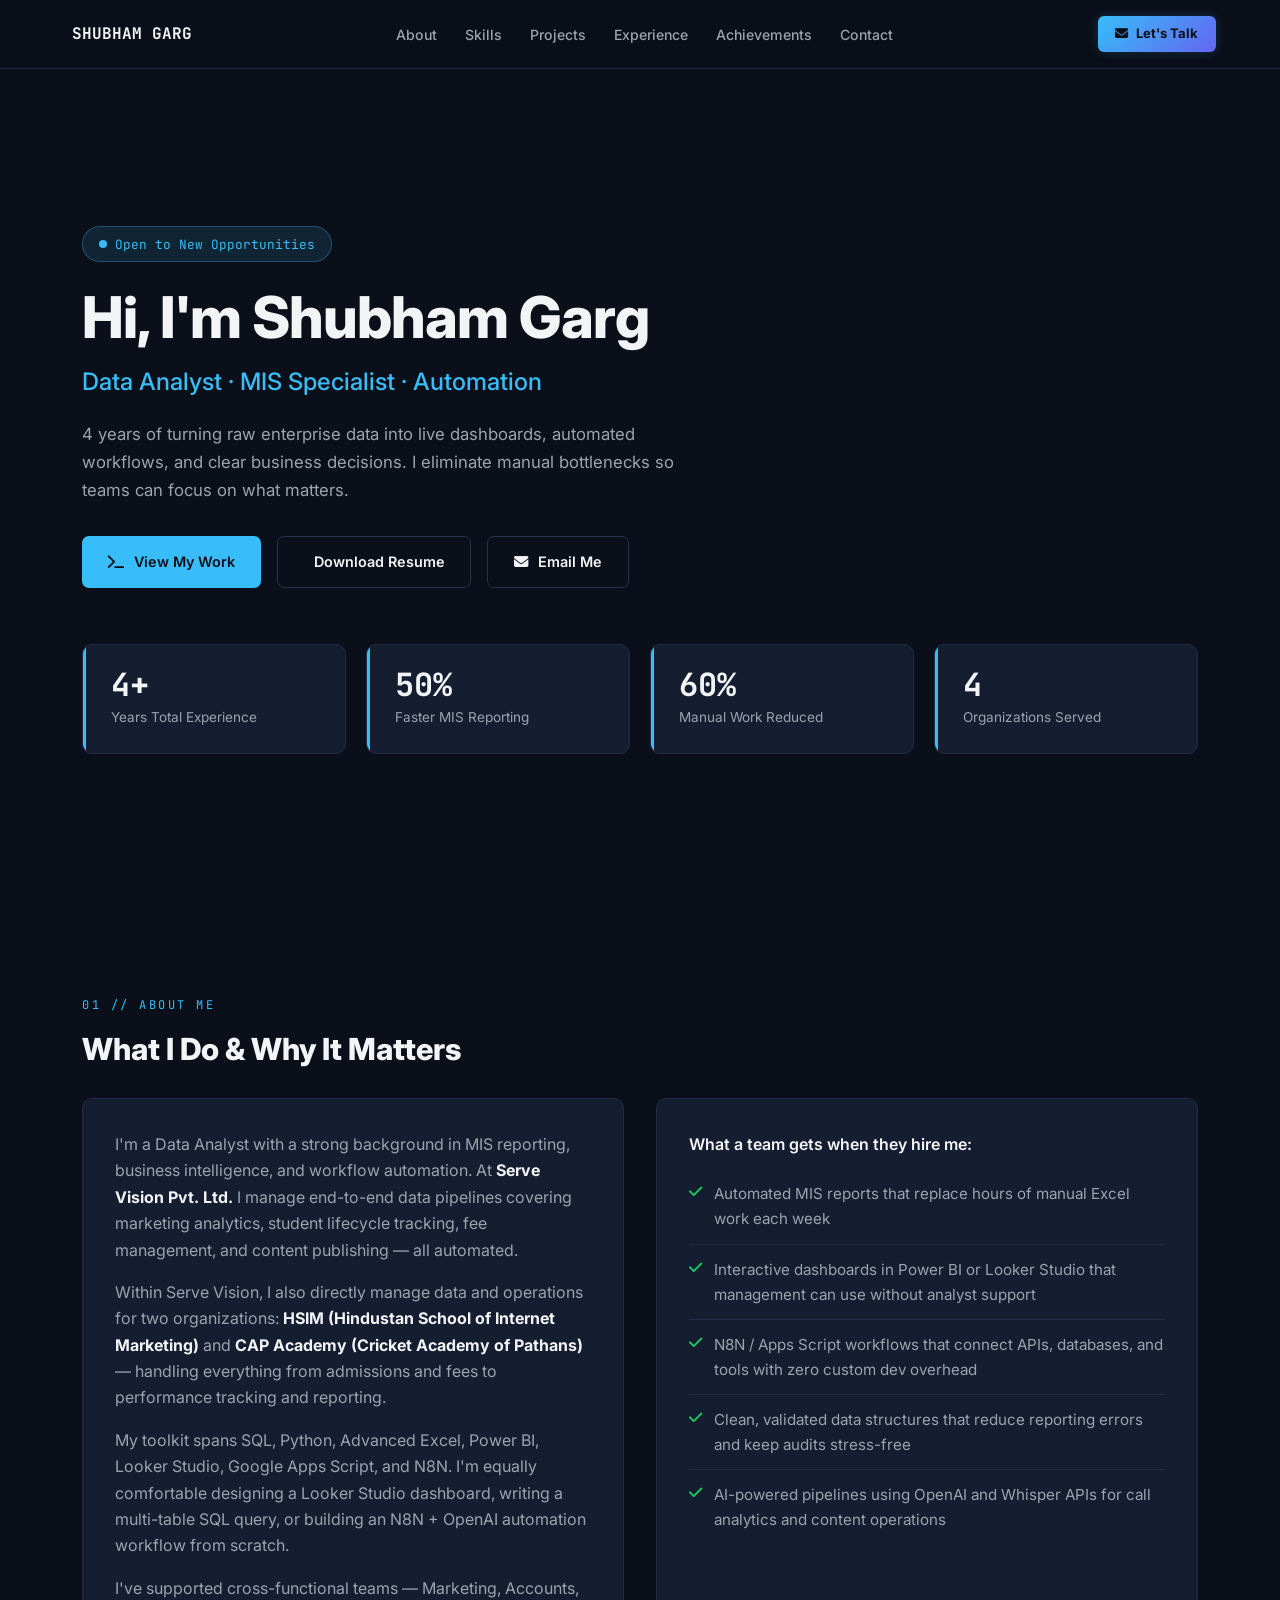
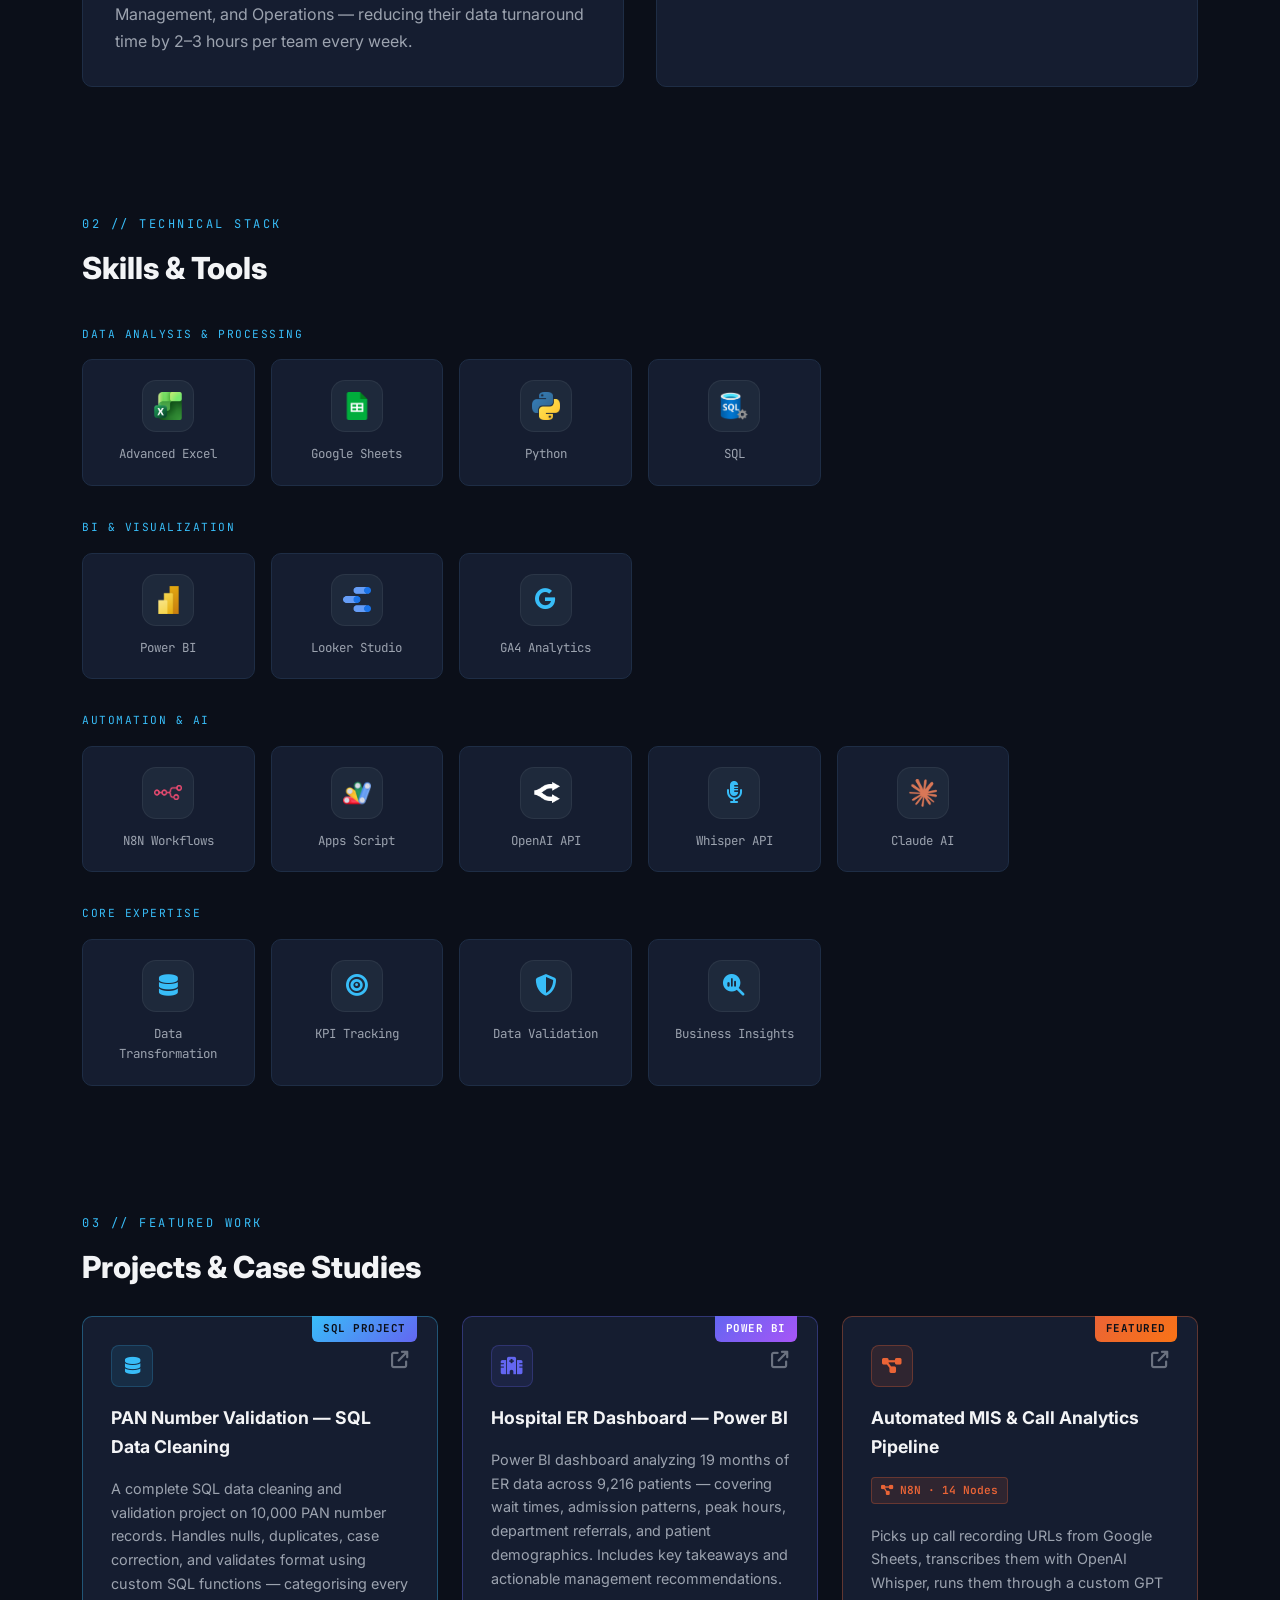
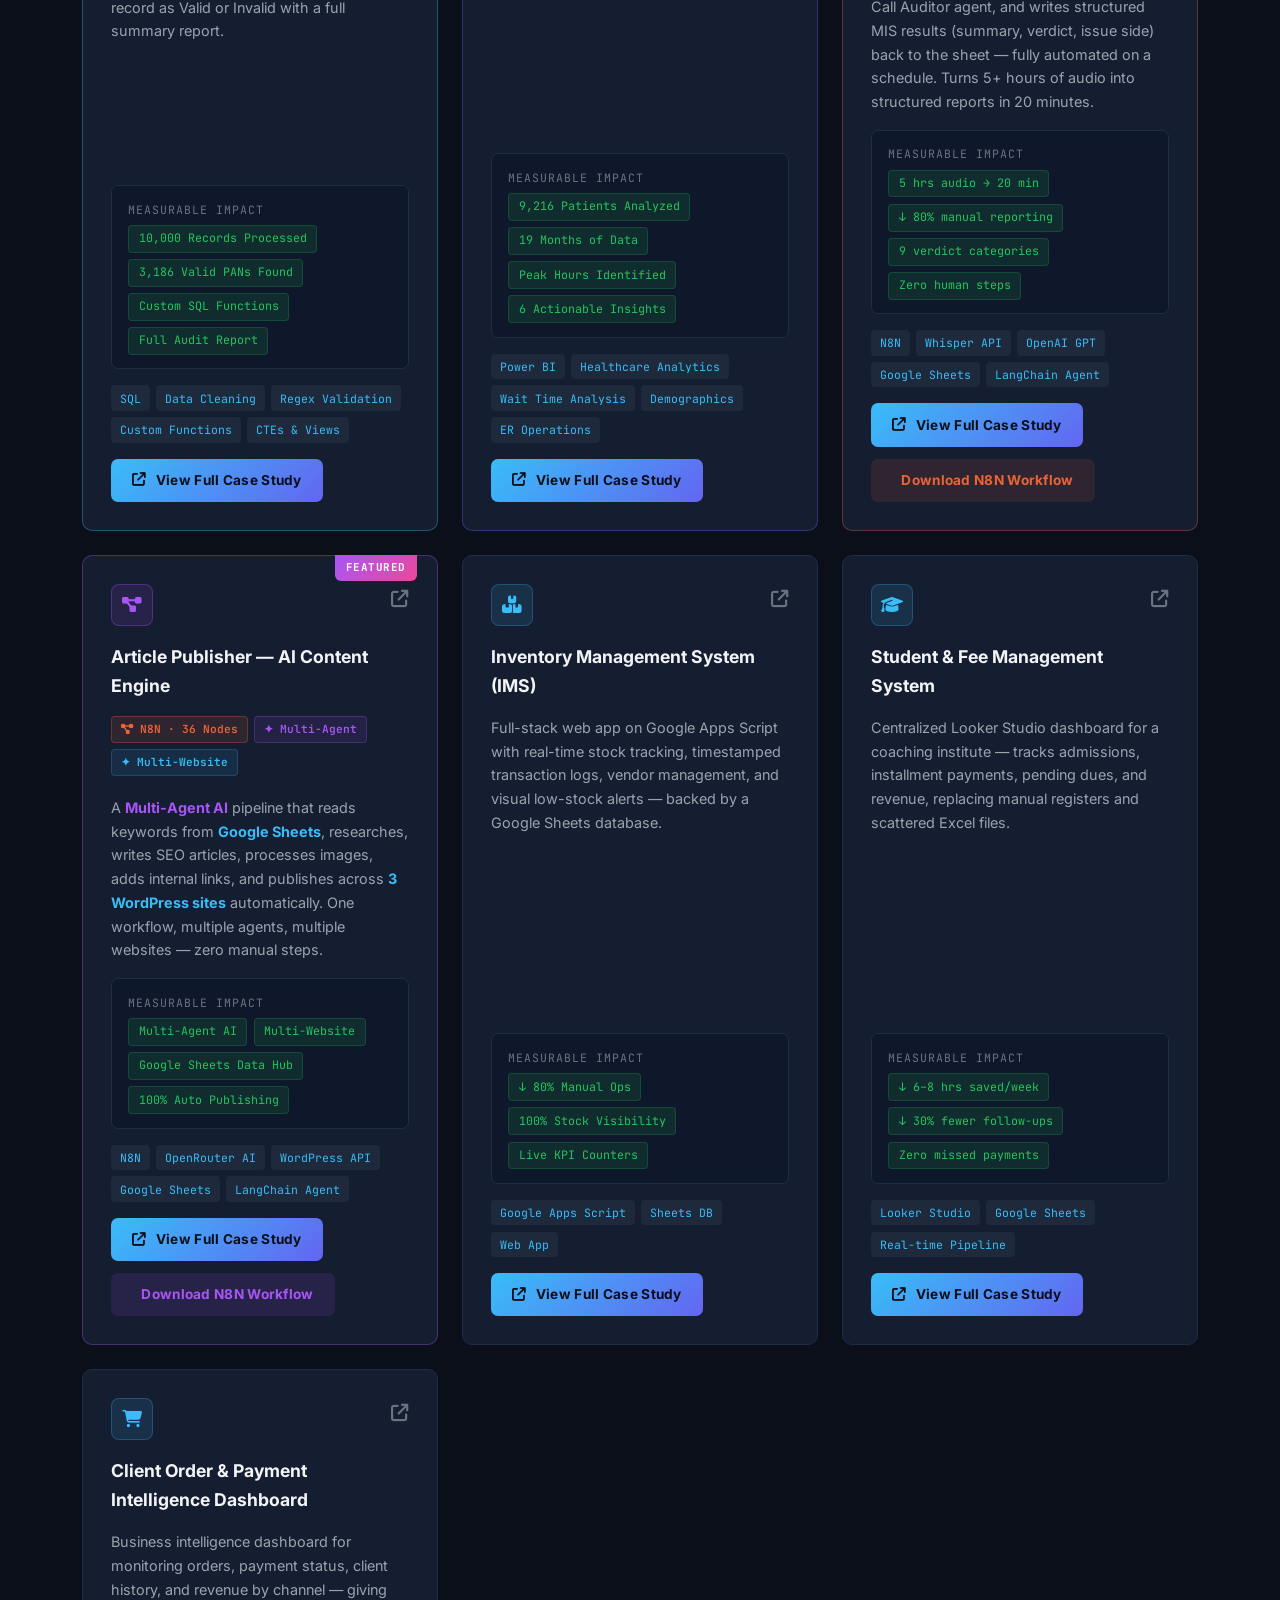
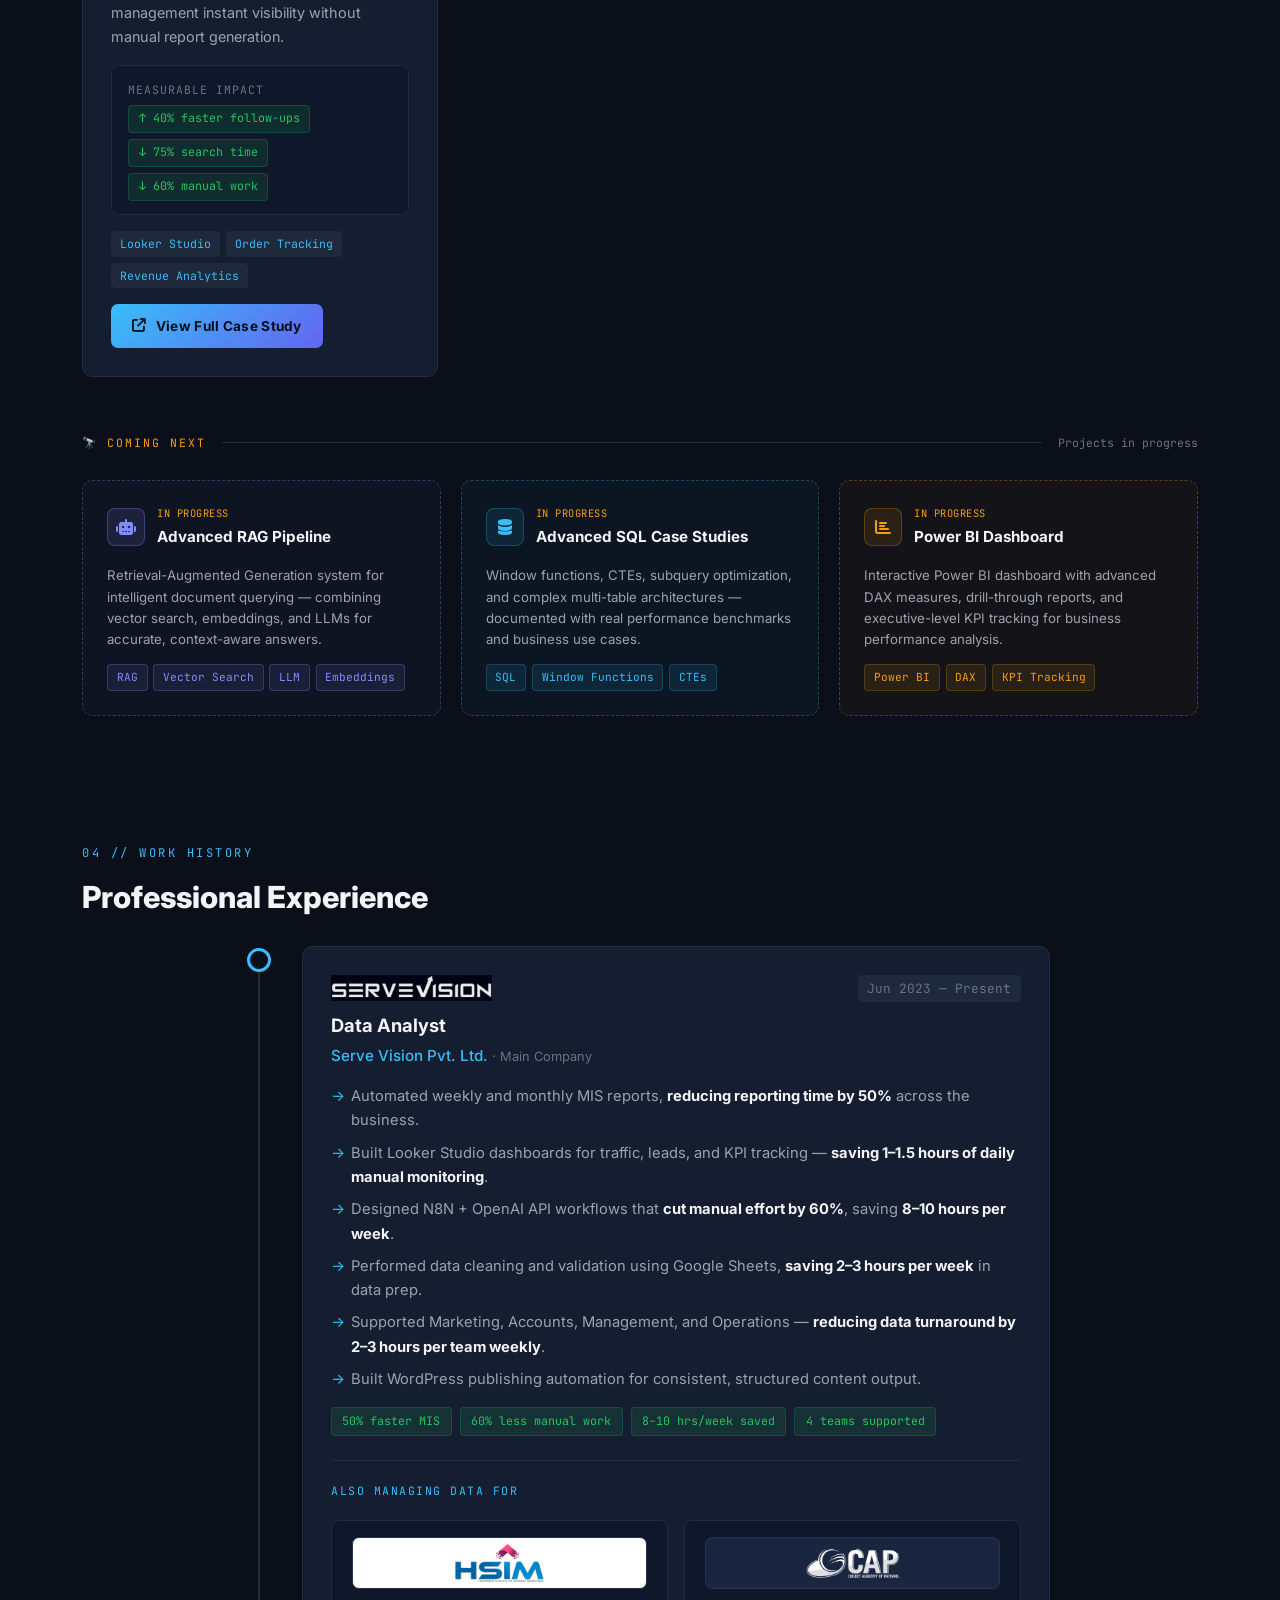
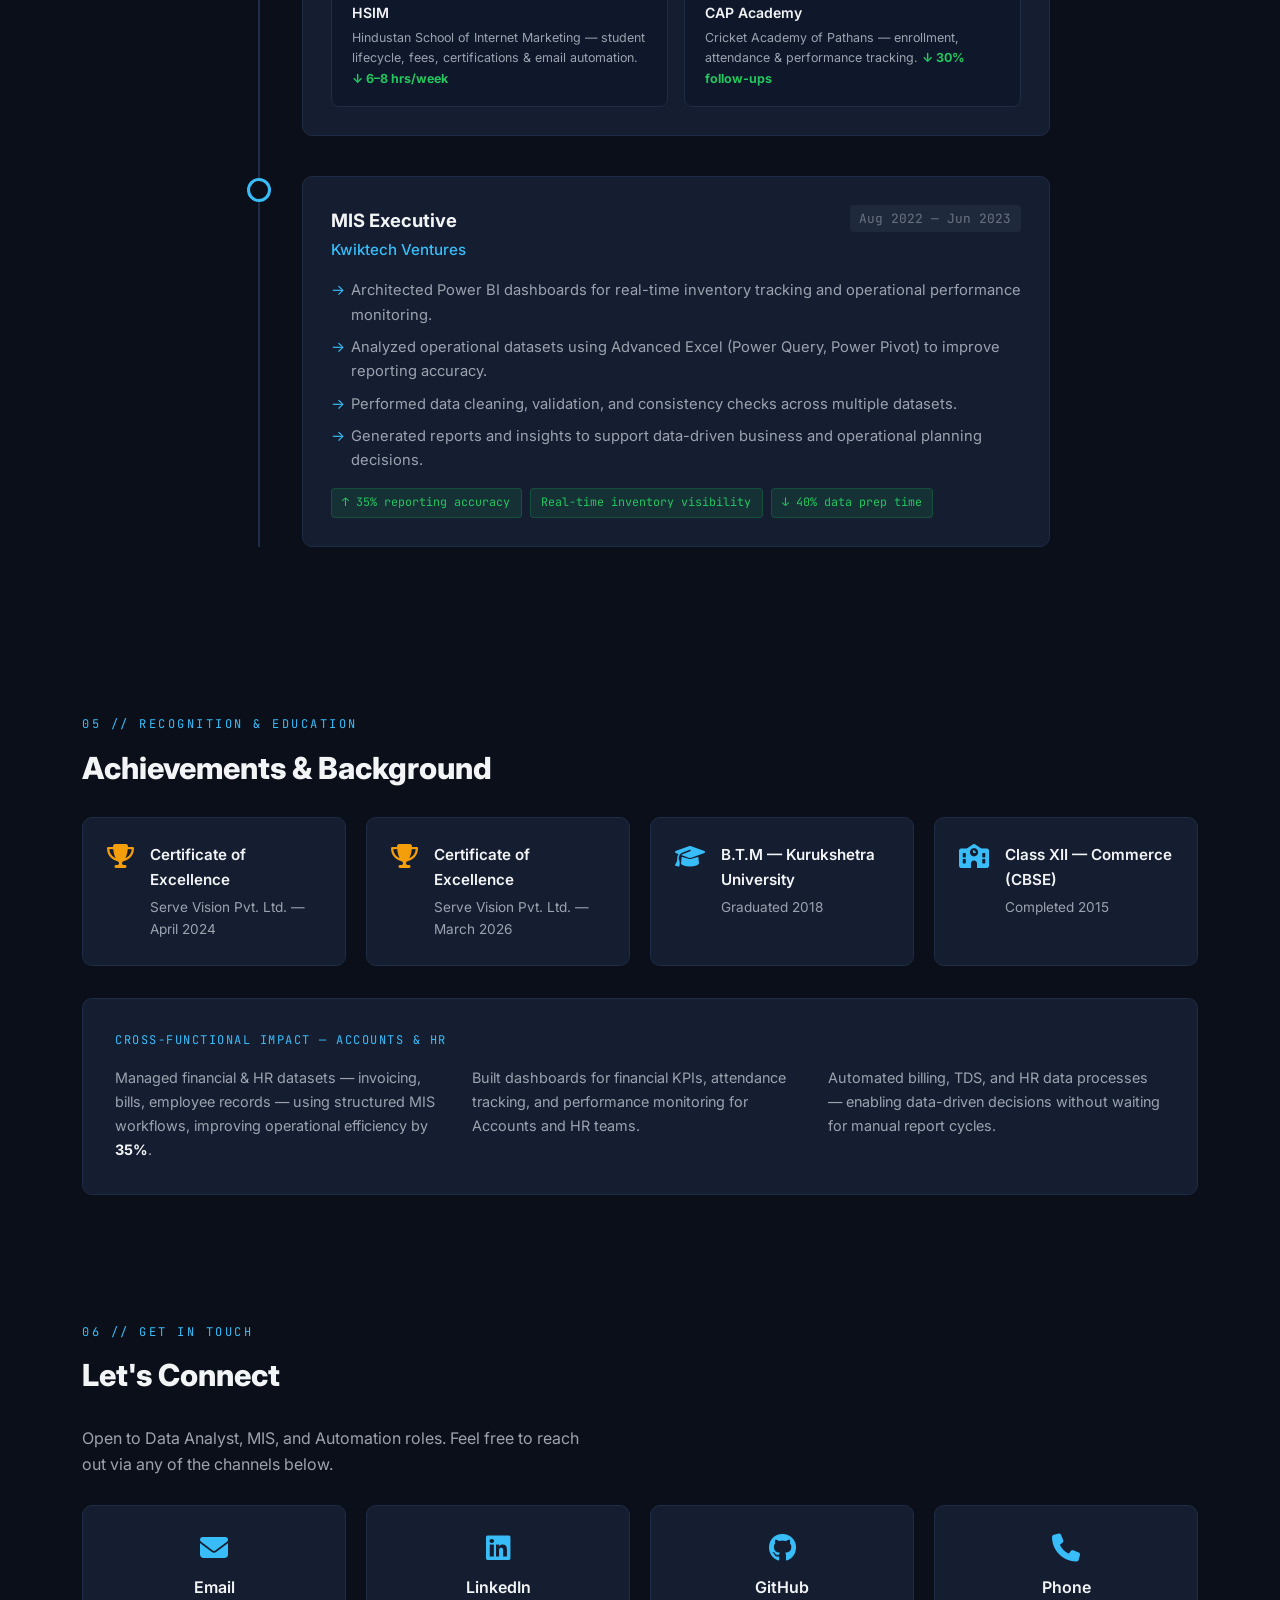
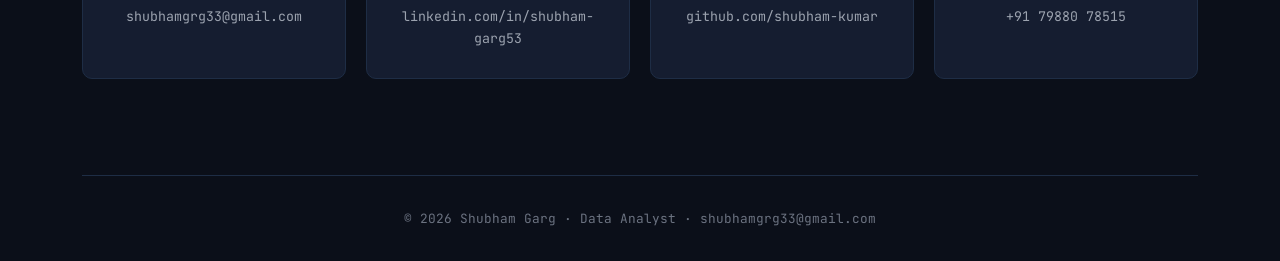
<file: index.html>
<!DOCTYPE html>
<html lang="en">
<head>
    <meta charset="UTF-8">
    <meta name="viewport" content="width=device-width, initial-scale=1.0">
    <title>Shubham Garg | Data Analyst & Automation Specialist</title>
    <link rel="preconnect" href="https://fonts.googleapis.com">
    <link rel="preconnect" href="https://fonts.gstatic.com" crossorigin>
    <link href="https://fonts.googleapis.com/css2?family=Inter:wght@300;400;500;600;700;800&family=JetBrains+Mono:wght@400;500&display=swap" rel="stylesheet">
    <link rel="stylesheet" href="https://cdnjs.cloudflare.com/ajax/libs/font-awesome/6.4.0/css/all.min.css">
    <style>
        :root {
            --bg-main:#0B0F19; --bg-card:#151D30; --bg-nav:rgba(11,15,25,0.92);
            --accent:#38BDF8; --accent-dim:rgba(56,189,248,0.12); --accent-glow:rgba(56,189,248,0.25);
            --green:#22C55E; --green-dim:rgba(34,197,94,0.12);
            --amber:#F59E0B; --amber-dim:rgba(245,158,11,0.12);
            --text-1:#F3F4F6; --text-2:#9CA3AF; --text-3:#6B7280;
            --border:#1E2D45; --border-light:#24324F;
            --sans:'Inter',sans-serif; --mono:'JetBrains Mono',monospace; --radius:10px;
        }
        *{margin:0;padding:0;box-sizing:border-box}
        html{scroll-behavior:smooth}
        body{background:var(--bg-main);color:var(--text-1);font-family:var(--sans);line-height:1.65;overflow-x:hidden}
        ::-webkit-scrollbar{width:6px}
        ::-webkit-scrollbar-track{background:var(--bg-main)}
        ::-webkit-scrollbar-thumb{background:var(--border-light);border-radius:3px}
        ::-webkit-scrollbar-thumb:hover{background:var(--accent)}

        /* NAV */
        nav{position:fixed;top:0;left:0;width:100%;background:var(--bg-nav);backdrop-filter:blur(14px);
            border-bottom:1px solid var(--border);z-index:1000;display:flex;justify-content:space-between;
            align-items:center;padding:1rem 5%}
        .nav-logo{font-family:var(--mono);font-size:1rem;font-weight:700;color:var(--text-1);
            display:flex;align-items:center;gap:.5rem}
        .nav-logo i{color:var(--accent)}
        .nav-links{display:flex;list-style:none;gap:1.75rem}
        .nav-links a{color:var(--text-2);text-decoration:none;font-size:.88rem;font-weight:500;transition:color .25s}
        .nav-links a:hover{color:var(--accent)}
        .nav-email-btn{display:inline-flex;align-items:center;gap:.5rem;padding:.45rem 1.1rem;
            border-radius:6px;font-size:.82rem;font-weight:700;text-decoration:none;
            background:linear-gradient(135deg,var(--accent),#6366F1);color:#0B0F19;
            transition:all .3s;box-shadow:0 0 12px rgba(56,189,248,.2);white-space:nowrap}
        .nav-email-btn:hover{transform:translateY(-1px);box-shadow:0 4px 20px rgba(56,189,248,.45)}

        /* LAYOUT */
        .container{max-width:1180px;margin:0 auto;padding:0 2rem}
        section{padding:6rem 0 2rem}
        .eyebrow{font-family:var(--mono);font-size:.75rem;color:var(--accent);text-transform:uppercase;
            letter-spacing:2.5px;display:block;margin-bottom:.5rem}
        .sec-title{font-size:1.9rem;font-weight:800}

        /* HERO */
        #hero{min-height:100vh;display:flex;flex-direction:column;justify-content:center;padding-top:7rem}
        .hero-badge{display:inline-flex;align-items:center;gap:.5rem;background:var(--accent-dim);
            border:1px solid rgba(56,189,248,.3);color:var(--accent);padding:.4rem 1rem;border-radius:50px;
            font-family:var(--mono);font-size:.8rem;width:fit-content;margin-bottom:1.5rem}
        .hero-dot{width:8px;height:8px;background:var(--accent);border-radius:50%;animation:pulse 2s infinite}
        @keyframes pulse{
            0%{transform:scale(.95);box-shadow:0 0 0 0 rgba(56,189,248,.7)}
            70%{transform:scale(1);box-shadow:0 0 0 6px rgba(56,189,248,0)}
            100%{transform:scale(.95);box-shadow:0 0 0 0 rgba(56,189,248,0)}
        }
        #hero h1{font-size:3.6rem;font-weight:800;line-height:1.1;letter-spacing:-1px;margin-bottom:.75rem}
        #hero h2{font-size:1.5rem;font-weight:500;color:var(--accent);margin-bottom:1.25rem}
        .hero-desc{font-size:1.05rem;color:var(--text-2);max-width:620px;margin-bottom:2rem}
        .btn-row{display:flex;gap:1rem;flex-wrap:wrap}
        .btn{display:inline-flex;align-items:center;gap:.65rem;padding:.8rem 1.6rem;border-radius:7px;
            font-size:.9rem;font-weight:600;text-decoration:none;transition:all .25s;cursor:pointer;border:none}
        .btn-primary{background:var(--accent);color:var(--bg-main)}
        .btn-primary:hover{box-shadow:0 0 22px var(--accent-glow);transform:translateY(-2px)}
        .btn-outline{background:transparent;color:var(--text-1);border:1px solid var(--border-light)}
        .btn-outline:hover{border-color:var(--accent);transform:translateY(-2px)}

        .metrics-row{display:grid;grid-template-columns:repeat(4,1fr);gap:1.25rem;margin-top:3.5rem}
        .metric-card{background:var(--bg-card);border:1px solid var(--border);border-radius:var(--radius);
            padding:1.5rem 1.75rem;position:relative;overflow:hidden}
        .metric-card::before{content:'';position:absolute;top:0;left:0;width:3px;height:100%;background:var(--accent)}
        .metric-num{font-family:var(--mono);font-size:2rem;font-weight:700;color:var(--text-1);line-height:1;margin-bottom:.35rem}
        .metric-label{font-size:.85rem;color:var(--text-2)}

        /* ABOUT */
        .about-grid{display:grid;grid-template-columns:1fr 1fr;gap:2rem;margin-top:1rem}
        .bio-card{background:var(--bg-card);border:1px solid var(--border);border-radius:var(--radius);padding:2rem}
        .bio-card p{color:var(--text-2);font-size:1rem}
        .bio-card p+p{margin-top:1rem}
        .value-list{list-style:none;margin-top:.5rem}
        .value-list li{display:flex;align-items:flex-start;gap:.75rem;padding:.75rem 0;
            border-bottom:1px solid var(--border);color:var(--text-2);font-size:.95rem}
        .value-list li:last-child{border-bottom:none}
        .value-list li i{color:var(--green);margin-top:3px;flex-shrink:0}

        /* SKILLS */
        .skills-grid{display:grid;grid-template-columns:repeat(auto-fill,minmax(155px,1fr));gap:1rem;margin-top:1rem}
        .skill-card{background:var(--bg-card);border:1px solid var(--border);border-radius:var(--radius);
            padding:1.25rem;text-align:center;transition:border-color .25s,transform .25s}
        .skill-card:hover{border-color:var(--accent);transform:translateY(-4px)}
        .skill-icon-wrap{width:52px;height:52px;border-radius:14px;background:#1E293B;
            border:1px solid rgba(255,255,255,.06);display:flex;align-items:center;justify-content:center;margin:0 auto .75rem}
        .skill-icon-wrap img{width:28px;height:28px;object-fit:contain}
        .skill-icon-wrap i{font-size:1.35rem;color:var(--accent)}
        .skill-name{font-family:var(--mono);font-size:.78rem;color:var(--text-2)}
        .skill-cat{font-family:var(--mono);font-size:.7rem;color:var(--accent);text-transform:uppercase;
            letter-spacing:1.5px;margin-bottom:.75rem;margin-top:2rem}

        /* PROJECTS */
        .tab-row{display:flex;gap:.75rem;border-bottom:1px solid var(--border);margin-bottom:2rem;padding-bottom:.5rem}
        .tab{background:transparent;border:none;color:var(--text-3);font-family:var(--mono);font-size:.85rem;
            padding:.4rem .9rem;cursor:pointer;transition:color .25s;position:relative}
        .tab.active{color:var(--accent)}
        .tab.active::after{content:'';position:absolute;bottom:-.6rem;left:0;width:100%;height:2px;background:var(--accent)}
        .proj-grid{display:grid;grid-template-columns:repeat(auto-fit,minmax(330px,1fr));gap:1.5rem}
        .proj-card{background:var(--bg-card);border:1px solid var(--border);border-radius:var(--radius);
            padding:1.75rem;display:flex;flex-direction:column;gap:1rem;transition:border-color .25s,transform .25s}
        .proj-card:hover{border-color:var(--accent);transform:translateY(-3px)}
        .proj-head{display:flex;justify-content:space-between;align-items:flex-start}
        .proj-icon{background:var(--accent-dim);border:1px solid rgba(56,189,248,.25);width:42px;height:42px;
            border-radius:8px;display:flex;align-items:center;justify-content:center;color:var(--accent);font-size:1.1rem}
        .proj-link{color:var(--text-3);font-size:1.1rem;text-decoration:none;transition:color .25s}
        .proj-link:hover{color:var(--accent)}
        .proj-title{font-size:1.1rem;font-weight:700}
        .proj-desc{font-size:.9rem;color:var(--text-2);flex-grow:1}
        .proj-img{border-radius:6px;width:100%;height:auto;border:1px solid var(--border);display:block}
        .pill-row{display:flex;flex-wrap:wrap;gap:.4rem}
        .pill{font-family:var(--mono);font-size:.72rem;background:#1E293B;color:var(--accent);padding:.2rem .55rem;border-radius:4px}
        .pill.amber{color:var(--amber);background:var(--amber-dim)}
        .impact-box{background:#0F172A;border-radius:7px;padding:.85rem 1rem;border:1px solid var(--border)}
        .impact-box p{font-size:.72rem;color:var(--text-3);margin-bottom:.4rem;font-family:var(--mono);
            text-transform:uppercase;letter-spacing:1px}
        .impact-badges{display:flex;flex-wrap:wrap;gap:.4rem}
        .ibadge{font-family:var(--mono);font-size:.73rem;color:var(--green);background:var(--green-dim);
            border:1px solid rgba(34,197,94,.2);padding:.2rem .6rem;border-radius:4px}
        .btn-sm{display:inline-flex;align-items:center;gap:.6rem;padding:.65rem 1.3rem;border-radius:7px;
            font-size:.85rem;font-weight:700;text-decoration:none;
            background:linear-gradient(135deg,var(--accent),#6366F1);
            color:#0B0F19;border:none;transition:all .3s ease;width:fit-content;
            box-shadow:0 0 0 rgba(56,189,248,0);letter-spacing:.3px}
        .btn-sm:hover{transform:translateY(-2px);
            box-shadow:0 6px 24px rgba(56,189,248,.45);
            background:linear-gradient(135deg,#7DD3FC,#818CF8)}

        /* EXPERIENCE */
        .exp-wrap{position:relative;max-width:820px;margin:1rem auto 0}
        .exp-wrap::before{content:'';position:absolute;left:28px;top:4px;width:2px;
            height:calc(100% - 4px);background:var(--border)}
        .exp-item{position:relative;padding-left:72px;margin-bottom:2.5rem}
        .exp-dot{position:absolute;left:17px;top:2px;width:24px;height:24px;border-radius:50%;
            background:var(--bg-main);border:3px solid var(--accent);z-index:2}
        .exp-card{background:var(--bg-card);border:1px solid var(--border);border-radius:var(--radius);padding:1.75rem}
        .exp-head{display:flex;justify-content:space-between;align-items:flex-start;
            flex-wrap:wrap;gap:.5rem;margin-bottom:1rem}
        .exp-role{font-size:1.15rem;font-weight:700}
        .exp-co{font-size:.95rem;color:var(--accent);font-weight:500;margin-top:.15rem}
        .exp-date{font-family:var(--mono);font-size:.8rem;color:var(--text-3);
            background:#1E293B;padding:.2rem .6rem;border-radius:4px;white-space:nowrap}
        .exp-ul{list-style:none}
        .exp-ul li{position:relative;padding-left:1.25rem;margin-bottom:.5rem;font-size:.92rem;color:var(--text-2)}
        .exp-ul li::before{content:'→';position:absolute;left:0;color:var(--accent)}
        .exp-ul strong{color:var(--text-1)}
        .stat-row{display:flex;flex-wrap:wrap;gap:.5rem;margin-top:1rem}
        .stat-tag{background:var(--green-dim);border:1px solid rgba(34,197,94,.2);color:var(--green);
            font-family:var(--mono);font-size:.73rem;padding:.25rem .65rem;border-radius:4px}

        /* Sub-company cards inside Serve Vision */
        .sub-co-grid{display:grid;grid-template-columns:1fr 1fr;gap:1rem;margin-top:1.25rem}
        .sub-co-card{background:#0F172A;border:1px solid var(--border);border-radius:8px;padding:1rem 1.25rem;
            display:flex;flex-direction:column;gap:.75rem}
        .sub-co-logo{width:100%;height:52px;border-radius:7px;overflow:hidden;flex-shrink:0;
            background:#1E293B;display:flex;align-items:center;justify-content:center;border:1px solid var(--border-light)}
        .sub-co-logo img{width:auto;height:38px;max-width:100%;object-fit:contain}
        .sub-co-logo i{color:var(--accent);font-size:1.1rem}
        .sub-co-name{font-size:.88rem;font-weight:600;color:var(--text-1);margin-bottom:.2rem}
        .sub-co-desc{font-size:.78rem;color:var(--text-2)}

        /* ACHIEVEMENTS */
        .ach-grid{display:grid;grid-template-columns:repeat(auto-fit,minmax(240px,1fr));gap:1.25rem}
        .ach-card{background:var(--bg-card);border:1px solid var(--border);border-radius:var(--radius);
            padding:1.5rem;display:flex;align-items:flex-start;gap:1rem}
        .ach-icon{font-size:1.5rem;margin-top:2px;flex-shrink:0}
        .ach-title{font-size:.95rem;font-weight:600;margin-bottom:.25rem}
        .ach-sub{font-size:.85rem;color:var(--text-2)}

        /* CONTACT */
        .contact-grid{display:grid;grid-template-columns:repeat(auto-fit,minmax(220px,1fr));gap:1.25rem}
        .cc{background:var(--bg-card);border:1px solid var(--border);border-radius:var(--radius);
            padding:1.75rem;text-align:center;text-decoration:none;color:inherit;transition:border-color .25s}
        .cc:hover{border-color:var(--accent)}
        .cc i{font-size:1.75rem;color:var(--accent);margin-bottom:.75rem;display:block}
        .cc h3{font-size:1rem;font-weight:600;margin-bottom:.35rem}
        .cc p{font-size:.83rem;color:var(--text-2);font-family:var(--mono)}

        footer{border-top:1px solid var(--border);padding:2rem 0;text-align:center;
            font-family:var(--mono);font-size:.8rem;color:var(--text-3);margin-top:4rem}

        @media(max-width:900px){
            .metrics-row{grid-template-columns:repeat(2,1fr)}
            .about-grid{grid-template-columns:1fr}
        }
        @media(max-width:640px){
            nav{padding:.9rem 5%}
            .nav-links{display:none}
            #hero h1{font-size:2.4rem}
            #hero h2{font-size:1.15rem}
            .metrics-row{grid-template-columns:1fr 1fr}
            .proj-grid{grid-template-columns:1fr}
            .sec-title{font-size:1.6rem}
        }
    </style>
    <!-- Microsoft Clarity -->
    <script type="text/javascript">
        (function(c,l,a,r,i,t,y){
            c[a]=c[a]||function(){(c[a].q=c[a].q||[]).push(arguments)};
            t=l.createElement(r);t.async=1;t.src="https://www.clarity.ms/tag/"+i;
            y=l.getElementsByTagName(r)[0];y.parentNode.insertBefore(t,y);
        })(window, document, "clarity", "script", "xgkes0h7l5");
    </script>
</head>
<body>

<nav>
    <div class="nav-logo"><i class="fa-solid fa-chart-network"></i> SHUBHAM GARG</div>
    <ul class="nav-links">
        <li><a href="#about">About</a></li>
        <li><a href="#skills">Skills</a></li>
        <li><a href="#projects">Projects</a></li>
        <li><a href="#experience">Experience</a></li>
        <li><a href="#achievements">Achievements</a></li>
        <li><a href="#contact">Contact</a></li>
    </ul>
    <a href="mailto:shubhamgrg33@gmail.com?subject=Reaching%20out%20%E2%80%94%20saw%20your%20portfolio" class="nav-email-btn"><i class="fa-solid fa-envelope"></i> Let's Talk</a>
</nav>

<div class="container">

    <!-- HERO -->
    <section id="hero">
        <div class="hero-badge"><div class="hero-dot"></div> Open to New Opportunities</div>
        <h1>Hi, I'm Shubham Garg</h1>
        <h2>Data Analyst · MIS Specialist · Automation</h2>
        <p class="hero-desc">
            4 years of turning raw enterprise data into live dashboards, automated workflows, and clear business decisions. I eliminate manual bottlenecks so teams can focus on what matters.
        </p>
        <div class="btn-row">
            <a href="#projects" class="btn btn-primary"><i class="fa-solid fa-terminal"></i> View My Work</a>
            <a href="assets/resume.pdf" class="btn btn-outline" download><i class="fa-solid fa-arrow-down-to-line"></i> Download Resume</a>
            <a href="mailto:shubhamgrg33@gmail.com" class="btn btn-outline"><i class="fa-solid fa-envelope"></i> Email Me</a>
        </div>
        <div class="metrics-row">
            <div class="metric-card"><div class="metric-num">4+</div><div class="metric-label">Years Total Experience</div></div>
            <div class="metric-card"><div class="metric-num">50%</div><div class="metric-label">Faster MIS Reporting</div></div>
            <div class="metric-card"><div class="metric-num">60%</div><div class="metric-label">Manual Work Reduced</div></div>
            <div class="metric-card"><div class="metric-num">4</div><div class="metric-label">Organizations Served</div></div>
        </div>
    </section>

    <!-- ABOUT -->
    <section id="about">
        <div style="margin-bottom:1.5rem">
            <span class="eyebrow">01 // About Me</span>
            <h2 class="sec-title">What I Do & Why It Matters</h2>
        </div>
        <div class="about-grid">
            <div class="bio-card">
                <p>I'm a Data Analyst with a strong background in MIS reporting, business intelligence, and workflow automation. At <strong style="color:var(--text-1)">Serve Vision Pvt. Ltd.</strong> I manage end-to-end data pipelines covering marketing analytics, student lifecycle tracking, fee management, and content publishing — all automated.</p>
                <p>Within Serve Vision, I also directly manage data and operations for two organizations: <strong style="color:var(--text-1)">HSIM (Hindustan School of Internet Marketing)</strong> and <strong style="color:var(--text-1)">CAP Academy (Cricket Academy of Pathans)</strong> — handling everything from admissions and fees to performance tracking and reporting.</p>
                <p>My toolkit spans SQL, Python, Advanced Excel, Power BI, Looker Studio, Google Apps Script, and N8N. I'm equally comfortable designing a Looker Studio dashboard, writing a multi-table SQL query, or building an N8N + OpenAI automation workflow from scratch.</p>
                <p>I've supported cross-functional teams — Marketing, Accounts, Management, and Operations — reducing their data turnaround time by 2–3 hours per team every week.</p>
            </div>
            <div class="bio-card">
                <p style="font-weight:600;color:var(--text-1);margin-bottom:.75rem">What a team gets when they hire me:</p>
                <ul class="value-list">
                    <li><i class="fa-solid fa-check"></i><span>Automated MIS reports that replace hours of manual Excel work each week</span></li>
                    <li><i class="fa-solid fa-check"></i><span>Interactive dashboards in Power BI or Looker Studio that management can use without analyst support</span></li>
                    <li><i class="fa-solid fa-check"></i><span>N8N / Apps Script workflows that connect APIs, databases, and tools with zero custom dev overhead</span></li>
                    <li><i class="fa-solid fa-check"></i><span>Clean, validated data structures that reduce reporting errors and keep audits stress-free</span></li>
                    <li><i class="fa-solid fa-check"></i><span>AI-powered pipelines using OpenAI and Whisper APIs for call analytics and content operations</span></li>
                </ul>
            </div>
        </div>
    </section>

    <!-- SKILLS -->
    <section id="skills">
        <div style="margin-bottom:1.5rem">
            <span class="eyebrow">02 // Technical Stack</span>
            <h2 class="sec-title">Skills & Tools</h2>
        </div>

        <p class="skill-cat">Data Analysis & Processing</p>
        <div class="skills-grid">
            <div class="skill-card"><div class="skill-icon-wrap"><img src="assets/icon/excel.png" alt="Excel"></div><div class="skill-name">Advanced Excel</div></div>
            <div class="skill-card"><div class="skill-icon-wrap"><img src="assets/icon/gsheets.png" alt="Sheets"></div><div class="skill-name">Google Sheets</div></div>
            <div class="skill-card"><div class="skill-icon-wrap"><img src="assets/icon/py.png" alt="Python"></div><div class="skill-name">Python</div></div>
            <div class="skill-card"><div class="skill-icon-wrap"><img src="assets/icon/sql.png" alt="SQL"></div><div class="skill-name">SQL</div></div>
        </div>

        <p class="skill-cat">BI & Visualization</p>
        <div class="skills-grid">
            <div class="skill-card"><div class="skill-icon-wrap"><img src="assets/icon/pbi.png" alt="Power BI"></div><div class="skill-name">Power BI</div></div>
            <div class="skill-card"><div class="skill-icon-wrap"><img src="assets/icon/gds.png" alt="Looker Studio"></div><div class="skill-name">Looker Studio</div></div>
            <div class="skill-card"><div class="skill-icon-wrap"><i class="fa-brands fa-google"></i></div><div class="skill-name">GA4 Analytics</div></div>
        </div>

        <p class="skill-cat">Automation & AI</p>
        <div class="skills-grid">
            <div class="skill-card"><div class="skill-icon-wrap"><img src="assets/icon/n8n.png" alt="N8N"></div><div class="skill-name">N8N Workflows</div></div>
            <div class="skill-card"><div class="skill-icon-wrap"><img src="assets/icon/gas.png" alt="Apps Script"></div><div class="skill-name">Apps Script</div></div>
            <div class="skill-card"><div class="skill-icon-wrap"><img src="assets/icon/open-router-dark.png" alt="OpenAI"></div><div class="skill-name">OpenAI API</div></div>
            <div class="skill-card"><div class="skill-icon-wrap"><i class="fa-solid fa-microphone-lines"></i></div><div class="skill-name">Whisper API</div></div>
            <div class="skill-card"><div class="skill-icon-wrap"><img src="assets/icon/claude.png" alt="Claude"></div><div class="skill-name">Claude AI</div></div>
        </div>

        <p class="skill-cat">Core Expertise</p>
        <div class="skills-grid">
            <div class="skill-card"><div class="skill-icon-wrap"><i class="fa-solid fa-database"></i></div><div class="skill-name">Data Transformation</div></div>
            <div class="skill-card"><div class="skill-icon-wrap"><i class="fa-solid fa-bullseye"></i></div><div class="skill-name">KPI Tracking</div></div>
            <div class="skill-card"><div class="skill-icon-wrap"><i class="fa-solid fa-shield-halved"></i></div><div class="skill-name">Data Validation</div></div>
            <div class="skill-card"><div class="skill-icon-wrap"><i class="fa-solid fa-magnifying-glass-chart"></i></div><div class="skill-name">Business Insights</div></div>
        </div>
    </section>

    <!-- PROJECTS -->
    <section id="projects">
        <div style="margin-bottom:1.5rem">
            <span class="eyebrow">03 // Featured Work</span>
            <h2 class="sec-title">Projects & Case Studies</h2>
        </div>



        <!-- LIVE SYSTEMS -->
        <div class="proj-grid">
            <div class="proj-card" style="border-color:rgba(56,189,248,.35);position:relative">
                <div style="position:absolute;top:-1px;right:1.25rem;background:linear-gradient(135deg,var(--accent),#6366F1);color:#0B0F19;font-family:var(--mono);font-size:.68rem;font-weight:700;padding:.25rem .7rem;border-radius:0 0 6px 6px;letter-spacing:.5px">SQL PROJECT</div>
                <div class="proj-head">
                    <div class="proj-icon" style="background:rgba(56,189,248,.1);border-color:rgba(56,189,248,.2);color:var(--accent)"><i class="fa-solid fa-database"></i></div>
                    <a href="pan-validation.html" class="proj-link"><i class="fa-solid fa-arrow-up-right-from-square"></i></a>
                </div>
                <div class="proj-title">PAN Number Validation — SQL Data Cleaning</div>
                <div class="proj-desc">A complete SQL data cleaning and validation project on 10,000 PAN number records. Handles nulls, duplicates, case correction, and validates format using custom SQL functions — categorising every record as Valid or Invalid with a full summary report.</div>
                <div class="impact-box">
                    <p>Measurable Impact</p>
                    <div class="impact-badges">
                        <span class="ibadge">10,000 Records Processed</span>
                        <span class="ibadge">3,186 Valid PANs Found</span>
                        <span class="ibadge">Custom SQL Functions</span>
                        <span class="ibadge">Full Audit Report</span>
                    </div>
                </div>
                <div class="pill-row">
                    <span class="pill">SQL</span>
                    <span class="pill">Data Cleaning</span>
                    <span class="pill">Regex Validation</span>
                    <span class="pill">Custom Functions</span>
                    <span class="pill">CTEs & Views</span>
                </div>
                <a href="pan-validation.html" class="btn-sm"><i class="fa-solid fa-arrow-up-right-from-square"></i> View Full Case Study</a>
            </div>

            <div class="proj-card" style="border-color:rgba(99,102,241,.35);position:relative">
                <div style="position:absolute;top:-1px;right:1.25rem;background:linear-gradient(135deg,#6366F1,#A855F7);color:#fff;font-family:var(--mono);font-size:.68rem;font-weight:700;padding:.25rem .7rem;border-radius:0 0 6px 6px;letter-spacing:.5px">POWER BI</div>
                <div class="proj-head">
                    <div class="proj-icon" style="background:rgba(99,102,241,.1);border-color:rgba(99,102,241,.25);color:#6366F1"><i class="fa-solid fa-hospital"></i></div>
                    <a href="hospital-dashboard.html" class="proj-link"><i class="fa-solid fa-arrow-up-right-from-square"></i></a>
                </div>
                <div class="proj-title">Hospital ER Dashboard — Power BI</div>
                <div class="proj-desc">Power BI dashboard analyzing 19 months of ER data across 9,216 patients — covering wait times, admission patterns, peak hours, department referrals, and patient demographics. Includes key takeaways and actionable management recommendations.</div>
                <div class="impact-box">
                    <p>Measurable Impact</p>
                    <div class="impact-badges">
                        <span class="ibadge">9,216 Patients Analyzed</span>
                        <span class="ibadge">19 Months of Data</span>
                        <span class="ibadge">Peak Hours Identified</span>
                        <span class="ibadge">6 Actionable Insights</span>
                    </div>
                </div>
                <div class="pill-row">
                    <span class="pill">Power BI</span>
                    <span class="pill">Healthcare Analytics</span>
                    <span class="pill">Wait Time Analysis</span>
                    <span class="pill">Demographics</span>
                    <span class="pill">ER Operations</span>
                </div>
                <a href="hospital-dashboard.html" class="btn-sm"><i class="fa-solid fa-arrow-up-right-from-square"></i> View Full Case Study</a>
            </div>

            <div class="proj-card" style="border-color:rgba(234,100,54,.35);position:relative">
                <div style="position:absolute;top:-1px;right:1.25rem;background:linear-gradient(135deg,#EA6436,#F97316);color:#0B0F19;font-family:var(--mono);font-size:.68rem;font-weight:700;padding:.25rem .7rem;border-radius:0 0 6px 6px;letter-spacing:.5px">FEATURED</div>
                <div class="proj-head">
                    <div class="proj-icon" style="background:rgba(234,100,54,.12);border-color:rgba(234,100,54,.3);color:#EA6436"><i class="fa-solid fa-diagram-project"></i></div>
                    <a href="call-analytics.html" class="proj-link"><i class="fa-solid fa-arrow-up-right-from-square"></i></a>
                </div>
                <div class="proj-title">Automated MIS & Call Analytics Pipeline</div>
                <div style="display:flex;gap:.4rem;flex-wrap:wrap;margin-bottom:.25rem">
                    <span style="display:inline-flex;align-items:center;gap:.4rem;background:rgba(234,100,54,.12);border:1px solid rgba(234,100,54,.3);color:#EA6436;font-family:var(--mono);font-size:.7rem;padding:.2rem .55rem;border-radius:4px;font-weight:600"><i class="fa-solid fa-diagram-project"></i> N8N · 14 Nodes</span>
                </div>
                <div class="proj-desc">Picks up call recording URLs from Google Sheets, transcribes them with OpenAI Whisper, runs them through a custom GPT Call Auditor agent, and writes structured MIS results (summary, verdict, issue side) back to the sheet — fully automated on a schedule. Turns 5+ hours of audio into structured reports in 20 minutes.</div>
                <div class="impact-box">
                    <p>Measurable Impact</p>
                    <div class="impact-badges">
                        <span class="ibadge">5 hrs audio → 20 min</span>
                        <span class="ibadge">↓ 80% manual reporting</span>
                        <span class="ibadge">9 verdict categories</span>
                        <span class="ibadge">Zero human steps</span>
                    </div>
                </div>
                <div class="pill-row">
                    <span class="pill">N8N</span>
                    <span class="pill">Whisper API</span>
                    <span class="pill">OpenAI GPT</span>
                    <span class="pill">Google Sheets</span>
                    <span class="pill">LangChain Agent</span>
                </div>
                <div style="display:flex;gap:.75rem;flex-wrap:wrap">
                    <a href="call-analytics.html" class="btn-sm"><i class="fa-solid fa-arrow-up-right-from-square"></i> View Full Case Study</a>
                    <a href="Audio_transcribe_with_open_AI_whisper.json" download class="btn-sm" style="background:rgba(234,100,54,.12);border-color:rgba(234,100,54,.3);color:#EA6436"><i class="fa-solid fa-arrow-down-to-line"></i> Download N8N Workflow</a>
                </div>
            </div>

            <div class="proj-card" style="border-color:rgba(168,85,247,.35);position:relative">
                <div style="position:absolute;top:-1px;right:1.25rem;background:linear-gradient(135deg,#A855F7,#EC4899);color:#fff;font-family:var(--mono);font-size:.68rem;font-weight:700;padding:.25rem .7rem;border-radius:0 0 6px 6px;letter-spacing:.5px">FEATURED</div>
                <div class="proj-head">
                    <div class="proj-icon" style="background:rgba(168,85,247,.12);border-color:rgba(168,85,247,.3);color:#A855F7"><i class="fa-solid fa-diagram-project"></i></div>
                    <a href="article-publisher.html" class="proj-link"><i class="fa-solid fa-arrow-up-right-from-square"></i></a>
                </div>
                <div class="proj-title">Article Publisher — AI Content Engine</div>
                <div style="display:flex;gap:.4rem;flex-wrap:wrap;margin-bottom:.25rem">
                    <span style="display:inline-flex;align-items:center;gap:.4rem;background:rgba(234,100,54,.12);border:1px solid rgba(234,100,54,.3);color:#EA6436;font-family:var(--mono);font-size:.7rem;padding:.2rem .55rem;border-radius:4px;font-weight:600"><i class="fa-solid fa-diagram-project"></i> N8N · 36 Nodes</span>
                    <span style="display:inline-flex;align-items:center;gap:.35rem;background:rgba(168,85,247,.1);border:1px solid rgba(168,85,247,.25);color:#A855F7;font-family:var(--mono);font-size:.7rem;padding:.2rem .55rem;border-radius:4px;font-weight:600">✦ Multi-Agent</span>
                    <span style="display:inline-flex;align-items:center;gap:.35rem;background:rgba(56,189,248,.1);border:1px solid rgba(56,189,248,.2);color:var(--accent);font-family:var(--mono);font-size:.7rem;padding:.2rem .55rem;border-radius:4px;font-weight:600">✦ Multi-Website</span>
                </div>
                <div class="proj-desc">A <strong style="color:#A855F7">Multi-Agent AI</strong> pipeline that reads keywords from <strong style="color:var(--accent)">Google Sheets</strong>, researches, writes SEO articles, processes images, adds internal links, and publishes across <strong style="color:var(--accent)">3 WordPress sites</strong> automatically. One workflow, multiple agents, multiple websites — zero manual steps.</div>
                <div class="impact-box">
                    <p>Measurable Impact</p>
                    <div class="impact-badges">
                        <span class="ibadge">Multi-Agent AI</span>
                        <span class="ibadge">Multi-Website</span>
                        <span class="ibadge">Google Sheets Data Hub</span>
                        <span class="ibadge">100% Auto Publishing</span>
                    </div>
                </div>
                <div class="pill-row">
                    <span class="pill">N8N</span>
                    <span class="pill">OpenRouter AI</span>
                    <span class="pill">WordPress API</span>
                    <span class="pill">Google Sheets</span>
                    <span class="pill">LangChain Agent</span>
                </div>
                <div style="display:flex;gap:.75rem;flex-wrap:wrap">
                    <a href="article-publisher.html" class="btn-sm"><i class="fa-solid fa-arrow-up-right-from-square"></i> View Full Case Study</a>
                    <a href="1_Man_army.json" download class="btn-sm" style="background:rgba(168,85,247,.12);border-color:rgba(168,85,247,.3);color:#A855F7"><i class="fa-solid fa-arrow-down-to-line"></i> Download N8N Workflow</a>
                </div>
            </div>
            <div class="proj-card">
                <div class="proj-head">
                    <div class="proj-icon"><i class="fa-solid fa-boxes-stacked"></i></div>
                    <a href="ims.html" class="proj-link"><i class="fa-solid fa-arrow-up-right-from-square"></i></a>
                </div>
                <div class="proj-title">Inventory Management System (IMS)</div>
                <div class="proj-desc">Full-stack web app on Google Apps Script with real-time stock tracking, timestamped transaction logs, vendor management, and visual low-stock alerts — backed by a Google Sheets database.</div>
                <div class="impact-box">
                    <p>Measurable Impact</p>
                    <div class="impact-badges">
                        <span class="ibadge">↓ 80% Manual Ops</span>
                        <span class="ibadge">100% Stock Visibility</span>
                        <span class="ibadge">Live KPI Counters</span>
                    </div>
                </div>
                <div class="pill-row">
                    <span class="pill">Google Apps Script</span><span class="pill">Sheets DB</span><span class="pill">Web App</span>
                </div>
                <a href="ims.html" class="btn-sm"><i class="fa-solid fa-arrow-up-right-from-square"></i> View Full Case Study</a>
            </div>

            <div class="proj-card">
                <div class="proj-head">
                    <div class="proj-icon"><i class="fa-solid fa-graduation-cap"></i></div>
                    <a href="project-analytics.html" class="proj-link"><i class="fa-solid fa-arrow-up-right-from-square"></i></a>
                </div>
                <div class="proj-title">Student & Fee Management System</div>
                <div class="proj-desc">Centralized Looker Studio dashboard for a coaching institute — tracks admissions, installment payments, pending dues, and revenue, replacing manual registers and scattered Excel files.</div>
                <div class="impact-box">
                    <p>Measurable Impact</p>
                    <div class="impact-badges">
                        <span class="ibadge">↓ 6–8 hrs saved/week</span>
                        <span class="ibadge">↓ 30% fewer follow-ups</span>
                        <span class="ibadge">Zero missed payments</span>
                    </div>
                </div>
                <div class="pill-row">
                    <span class="pill">Looker Studio</span><span class="pill">Google Sheets</span><span class="pill">Real-time Pipeline</span>
                </div>
                <a href="project-analytics.html" class="btn-sm"><i class="fa-solid fa-arrow-up-right-from-square"></i> View Full Case Study</a>
            </div>

            <div class="proj-card">
                <div class="proj-head">
                    <div class="proj-icon"><i class="fa-solid fa-cart-shopping"></i></div>
                    <a href="orders-analytics.html" class="proj-link"><i class="fa-solid fa-arrow-up-right-from-square"></i></a>
                </div>
                <div class="proj-title">Client Order & Payment Intelligence Dashboard</div>
                <div class="proj-desc">Business intelligence dashboard for monitoring orders, payment status, client history, and revenue by channel — giving management instant visibility without manual report generation.</div>
                <div class="impact-box">
                    <p>Measurable Impact</p>
                    <div class="impact-badges">
                        <span class="ibadge">↑ 40% faster follow-ups</span>
                        <span class="ibadge">↓ 75% search time</span>
                        <span class="ibadge">↓ 60% manual work</span>
                    </div>
                </div>
                <div class="pill-row">
                    <span class="pill">Looker Studio</span><span class="pill">Order Tracking</span><span class="pill">Revenue Analytics</span>
                </div>
                <a href="orders-analytics.html" class="btn-sm"><i class="fa-solid fa-arrow-up-right-from-square"></i> View Full Case Study</a>
            </div>
        </div>

        <!-- UPCOMING PROJECTS SUBSECTION -->
        <div style="margin-top:3.5rem">
            <div style="display:flex;align-items:center;gap:1rem;margin-bottom:1.75rem">
                <div style="font-family:var(--mono);font-size:.72rem;color:var(--amber);text-transform:uppercase;letter-spacing:2px;white-space:nowrap">🔭 Coming Next</div>
                <div style="flex:1;height:1px;background:var(--border)"></div>
                <div style="font-family:var(--mono);font-size:.72rem;color:var(--text-3)">Projects in progress</div>
            </div>

            <div style="display:grid;grid-template-columns:repeat(3,1fr);gap:1.25rem">

                <!-- Advanced RAG -->
                <div style="background:rgba(129,140,248,.04);border:1px dashed rgba(129,140,248,.3);border-radius:var(--radius);padding:1.5rem">
                    <div style="display:flex;align-items:center;gap:.75rem;margin-bottom:1rem">
                        <div style="width:38px;height:38px;background:rgba(129,140,248,.12);border:1px solid rgba(129,140,248,.3);border-radius:8px;display:flex;align-items:center;justify-content:center;color:#818CF8;font-size:1rem;flex-shrink:0"><i class="fa-solid fa-robot"></i></div>
                        <div>
                            <div style="font-size:.65rem;font-family:var(--mono);color:var(--amber);letter-spacing:.5px;margin-bottom:.15rem">IN PROGRESS</div>
                            <div style="font-size:.95rem;font-weight:700">Advanced RAG Pipeline</div>
                        </div>
                    </div>
                    <div style="font-size:.83rem;color:var(--text-2);line-height:1.6;margin-bottom:.85rem">Retrieval-Augmented Generation system for intelligent document querying — combining vector search, embeddings, and LLMs for accurate, context-aware answers.</div>
                    <div style="display:flex;flex-wrap:wrap;gap:.35rem">
                        <span style="font-family:var(--mono);font-size:.7rem;background:rgba(129,140,248,.1);color:#818CF8;border:1px solid rgba(129,140,248,.25);padding:.2rem .55rem;border-radius:4px">RAG</span>
                        <span style="font-family:var(--mono);font-size:.7rem;background:rgba(129,140,248,.1);color:#818CF8;border:1px solid rgba(129,140,248,.25);padding:.2rem .55rem;border-radius:4px">Vector Search</span>
                        <span style="font-family:var(--mono);font-size:.7rem;background:rgba(129,140,248,.1);color:#818CF8;border:1px solid rgba(129,140,248,.25);padding:.2rem .55rem;border-radius:4px">LLM</span>
                        <span style="font-family:var(--mono);font-size:.7rem;background:rgba(129,140,248,.1);color:#818CF8;border:1px solid rgba(129,140,248,.25);padding:.2rem .55rem;border-radius:4px">Embeddings</span>
                    </div>
                </div>

                <!-- Advanced SQL -->
                <div style="background:rgba(56,189,248,.04);border:1px dashed rgba(56,189,248,.3);border-radius:var(--radius);padding:1.5rem">
                    <div style="display:flex;align-items:center;gap:.75rem;margin-bottom:1rem">
                        <div style="width:38px;height:38px;background:rgba(56,189,248,.1);border:1px solid rgba(56,189,248,.25);border-radius:8px;display:flex;align-items:center;justify-content:center;color:var(--accent);font-size:1rem;flex-shrink:0"><i class="fa-solid fa-database"></i></div>
                        <div>
                            <div style="font-size:.65rem;font-family:var(--mono);color:var(--amber);letter-spacing:.5px;margin-bottom:.15rem">IN PROGRESS</div>
                            <div style="font-size:.95rem;font-weight:700">Advanced SQL Case Studies</div>
                        </div>
                    </div>
                    <div style="font-size:.83rem;color:var(--text-2);line-height:1.6;margin-bottom:.85rem">Window functions, CTEs, subquery optimization, and complex multi-table architectures — documented with real performance benchmarks and business use cases.</div>
                    <div style="display:flex;flex-wrap:wrap;gap:.35rem">
                        <span style="font-family:var(--mono);font-size:.7rem;background:rgba(56,189,248,.1);color:var(--accent);border:1px solid rgba(56,189,248,.2);padding:.2rem .55rem;border-radius:4px">SQL</span>
                        <span style="font-family:var(--mono);font-size:.7rem;background:rgba(56,189,248,.1);color:var(--accent);border:1px solid rgba(56,189,248,.2);padding:.2rem .55rem;border-radius:4px">Window Functions</span>
                        <span style="font-family:var(--mono);font-size:.7rem;background:rgba(56,189,248,.1);color:var(--accent);border:1px solid rgba(56,189,248,.2);padding:.2rem .55rem;border-radius:4px">CTEs</span>
                    </div>
                </div>

                <!-- Power BI -->
                <div style="background:rgba(245,158,11,.04);border:1px dashed rgba(245,158,11,.3);border-radius:var(--radius);padding:1.5rem">
                    <div style="display:flex;align-items:center;gap:.75rem;margin-bottom:1rem">
                        <div style="width:38px;height:38px;background:rgba(245,158,11,.1);border:1px solid rgba(245,158,11,.25);border-radius:8px;display:flex;align-items:center;justify-content:center;color:var(--amber);font-size:1rem;flex-shrink:0"><i class="fa-solid fa-chart-bar"></i></div>
                        <div>
                            <div style="font-size:.65rem;font-family:var(--mono);color:var(--amber);letter-spacing:.5px;margin-bottom:.15rem">IN PROGRESS</div>
                            <div style="font-size:.95rem;font-weight:700">Power BI Dashboard</div>
                        </div>
                    </div>
                    <div style="font-size:.83rem;color:var(--text-2);line-height:1.6;margin-bottom:.85rem">Interactive Power BI dashboard with advanced DAX measures, drill-through reports, and executive-level KPI tracking for business performance analysis.</div>
                    <div style="display:flex;flex-wrap:wrap;gap:.35rem">
                        <span style="font-family:var(--mono);font-size:.7rem;background:rgba(245,158,11,.1);color:var(--amber);border:1px solid rgba(245,158,11,.2);padding:.2rem .55rem;border-radius:4px">Power BI</span>
                        <span style="font-family:var(--mono);font-size:.7rem;background:rgba(245,158,11,.1);color:var(--amber);border:1px solid rgba(245,158,11,.2);padding:.2rem .55rem;border-radius:4px">DAX</span>
                        <span style="font-family:var(--mono);font-size:.7rem;background:rgba(245,158,11,.1);color:var(--amber);border:1px solid rgba(245,158,11,.2);padding:.2rem .55rem;border-radius:4px">KPI Tracking</span>
                    </div>
                </div>

            </div>
        </div>


        </section>

    <!-- EXPERIENCE -->
    <section id="experience">
        <div style="margin-bottom:1.5rem">
            <span class="eyebrow">04 // Work History</span>
            <h2 class="sec-title">Professional Experience</h2>
        </div>
        <div class="exp-wrap">
            <div class="exp-item">
                <div class="exp-dot"></div>
                <div class="exp-card">
                    <div class="exp-head">
                        <div>
                            <img src="assets/serve-vision-logo.png" alt="Serve Vision" style="height:26px;width:auto;margin-bottom:.6rem;display:block;opacity:.92">
                            <div class="exp-role">Data Analyst</div>
                            <div class="exp-co">Serve Vision Pvt. Ltd. <span style="color:var(--text-3);font-size:.8rem;font-weight:400">· Main Company</span></div>
                        </div>
                        <div style="display:flex;flex-direction:column;align-items:flex-end;gap:.5rem">
                            <span class="exp-date">Jun 2023 — Present</span>
                        </div>
                    </div>
                    <ul class="exp-ul">
                        <li>Automated weekly and monthly MIS reports, <strong>reducing reporting time by 50%</strong> across the business.</li>
                        <li>Built Looker Studio dashboards for traffic, leads, and KPI tracking — <strong>saving 1–1.5 hours of daily manual monitoring</strong>.</li>
                        <li>Designed N8N + OpenAI API workflows that <strong>cut manual effort by 60%</strong>, saving <strong>8–10 hours per week</strong>.</li>
                        <li>Performed data cleaning and validation using Google Sheets, <strong>saving 2–3 hours per week</strong> in data prep.</li>
                        <li>Supported Marketing, Accounts, Management, and Operations — <strong>reducing data turnaround by 2–3 hours per team weekly</strong>.</li>
                        <li>Built WordPress publishing automation for consistent, structured content output.</li>
                    </ul>
                    <div class="stat-row">
                        <span class="stat-tag">50% faster MIS</span>
                        <span class="stat-tag">60% less manual work</span>
                        <span class="stat-tag">8–10 hrs/week saved</span>
                        <span class="stat-tag">4 teams supported</span>
                    </div>
                    <div style="margin-top:1.5rem;padding-top:1.25rem;border-top:1px solid var(--border)">
                        <p style="font-size:.72rem;font-family:var(--mono);color:var(--accent);text-transform:uppercase;letter-spacing:1.5px;margin-bottom:.85rem">Also Managing Data For</p>
                        <div class="sub-co-grid">
                            <div class="sub-co-card">
                                <div class="sub-co-logo" style="background:#fff">
                                    <img src="assets/hsim-logo.png" alt="HSIM">
                                </div>
                                <div>
                                    <div class="sub-co-name">HSIM</div>
                                    <div class="sub-co-desc">Hindustan School of Internet Marketing — student lifecycle, fees, certifications & email automation. <strong style="color:var(--green)">↓ 6–8 hrs/week</strong></div>
                                </div>
                            </div>
                            <div class="sub-co-card">
                                <div class="sub-co-logo" style="background:#1a2540">
                                    <img src="assets/cap-logo.png" alt="CAP">
                                </div>
                                <div>
                                    <div class="sub-co-name">CAP Academy</div>
                                    <div class="sub-co-desc">Cricket Academy of Pathans — enrollment, attendance & performance tracking. <strong style="color:var(--green)">↓ 30% follow-ups</strong></div>
                                </div>
                            </div>
                        </div>
                    </div>
                </div>
            </div>
            <div class="exp-item">
                <div class="exp-dot"></div>
                <div class="exp-card">
                    <div class="exp-head">
                        <div><div class="exp-role">MIS Executive</div><div class="exp-co">Kwiktech Ventures</div></div>
                        <span class="exp-date">Aug 2022 — Jun 2023</span>
                    </div>
                    <ul class="exp-ul">
                        <li>Architected Power BI dashboards for real-time inventory tracking and operational performance monitoring.</li>
                        <li>Analyzed operational datasets using Advanced Excel (Power Query, Power Pivot) to improve reporting accuracy.</li>
                        <li>Performed data cleaning, validation, and consistency checks across multiple datasets.</li>
                        <li>Generated reports and insights to support data-driven business and operational planning decisions.</li>
                    </ul>
                    <div class="stat-row">
                        <span class="stat-tag">↑ 35% reporting accuracy</span>
                        <span class="stat-tag">Real-time inventory visibility</span>
                        <span class="stat-tag">↓ 40% data prep time</span>
                    </div>
                </div>
            </div>
        </div>
    </section>

    <!-- ACHIEVEMENTS -->
    <section id="achievements">
        <div style="margin-bottom:1.5rem">
            <span class="eyebrow">05 // Recognition & Education</span>
            <h2 class="sec-title">Achievements & Background</h2>
        </div>
        <div class="ach-grid" style="margin-bottom:2rem">
            <div class="ach-card">
                <i class="fa-solid fa-trophy ach-icon" style="color:var(--amber)"></i>
                <div><div class="ach-title">Certificate of Excellence</div><div class="ach-sub">Serve Vision Pvt. Ltd. — April 2024</div></div>
            </div>
            <div class="ach-card">
                <i class="fa-solid fa-trophy ach-icon" style="color:var(--amber)"></i>
                <div><div class="ach-title">Certificate of Excellence</div><div class="ach-sub">Serve Vision Pvt. Ltd. — March 2026</div></div>
            </div>
            <div class="ach-card">
                <i class="fa-solid fa-graduation-cap ach-icon" style="color:var(--accent)"></i>
                <div><div class="ach-title">B.T.M — Kurukshetra University</div><div class="ach-sub">Graduated 2018</div></div>
            </div>
            <div class="ach-card">
                <i class="fa-solid fa-school ach-icon" style="color:var(--accent)"></i>
                <div><div class="ach-title">Class XII — Commerce (CBSE)</div><div class="ach-sub">Completed 2015</div></div>
            </div>
        </div>
        <div style="background:var(--bg-card);border:1px solid var(--border);border-radius:var(--radius);padding:2rem">
            <p style="font-size:.75rem;font-family:var(--mono);color:var(--accent);text-transform:uppercase;letter-spacing:1.5px;margin-bottom:1rem">Cross-Functional Impact — Accounts & HR</p>
            <div style="display:grid;grid-template-columns:repeat(auto-fit,minmax(220px,1fr));gap:1.25rem">
                <p style="color:var(--text-2);font-size:.9rem">Managed financial & HR datasets — invoicing, bills, employee records — using structured MIS workflows, improving operational efficiency by <strong style="color:var(--text-1)">35%</strong>.</p>
                <p style="color:var(--text-2);font-size:.9rem">Built dashboards for financial KPIs, attendance tracking, and performance monitoring for Accounts and HR teams.</p>
                <p style="color:var(--text-2);font-size:.9rem">Automated billing, TDS, and HR data processes — enabling data-driven decisions without waiting for manual report cycles.</p>
            </div>
        </div>
    </section>

    <!-- CONTACT -->
    <section id="contact">
        <div style="margin-bottom:1.5rem">
            <span class="eyebrow">06 // Get in Touch</span>
            <h2 class="sec-title">Let's Connect</h2>
        </div>
        <p style="color:var(--text-2);margin-bottom:1.75rem;max-width:520px">Open to Data Analyst, MIS, and Automation roles. Feel free to reach out via any of the channels below.</p>
        <div class="contact-grid">
            <a href="mailto:shubhamgrg33@gmail.com?subject=Reaching%20out%20%E2%80%94%20saw%20your%20portfolio" class="cc"><i class="fa-solid fa-envelope"></i><h3>Email</h3><p>shubhamgrg33@gmail.com</p></a>
            <a href="https://linkedin.com/in/shubham-garg53" target="_blank" class="cc"><i class="fa-brands fa-linkedin"></i><h3>LinkedIn</h3><p>linkedin.com/in/shubham-garg53</p></a>
            <a href="https://github.com/shubham-kumar" target="_blank" class="cc"><i class="fa-brands fa-github"></i><h3>GitHub</h3><p>github.com/shubham-kumar</p></a>
            <a href="tel:+917988078515" class="cc"><i class="fa-solid fa-phone"></i><h3>Phone</h3><p>+91 79880 78515</p></a>
        </div>
    </section>

    <footer>
        <p>&copy; 2026 Shubham Garg &middot; Data Analyst &middot; shubhamgrg33@gmail.com</p>
    </footer>

</div>

<script>
function switchTab(id, btn) {
    document.querySelectorAll('.tab').forEach(function(t){ t.classList.remove('active'); });
    btn.classList.add('active');
    ['live','pipeline','upcoming'].forEach(function(t){
        document.getElementById('tab-'+t).style.display = t===id ? 'grid' : 'none';
    });
}
</script>
</body>
</html>
</file>
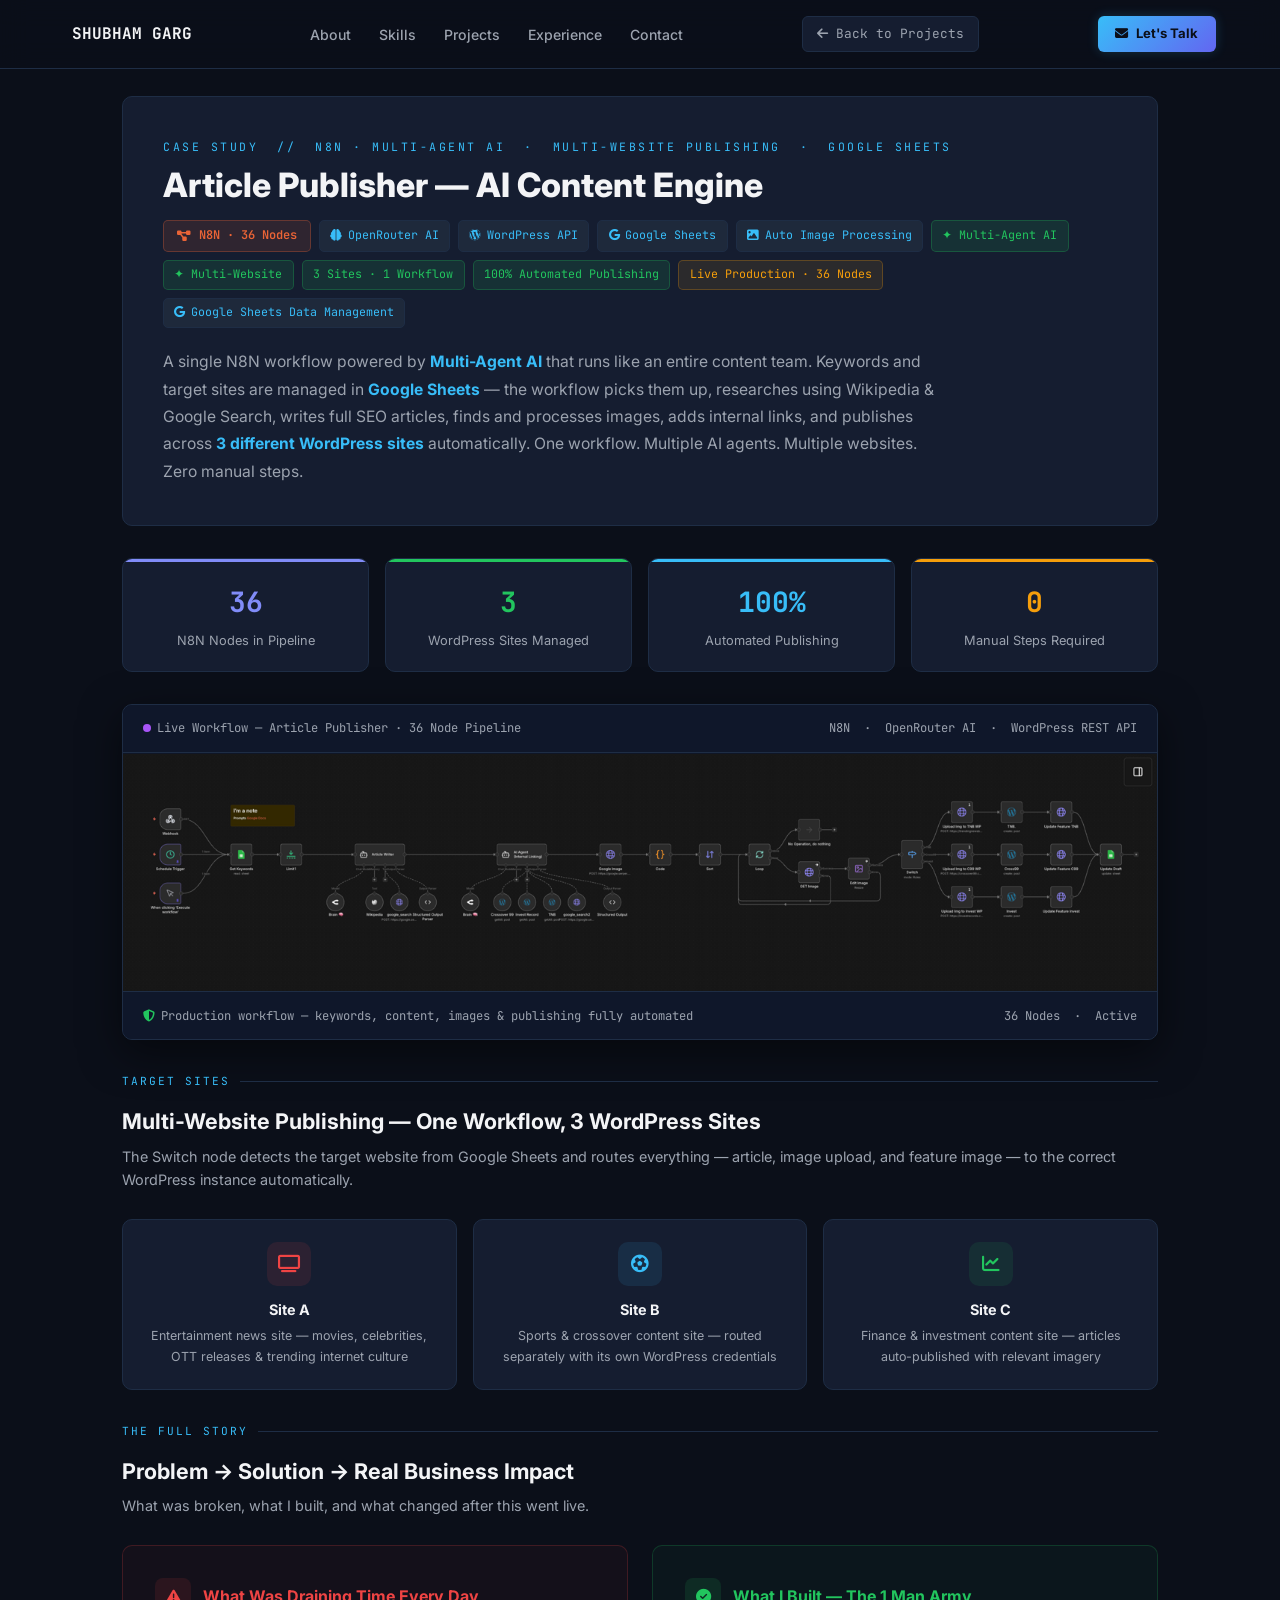
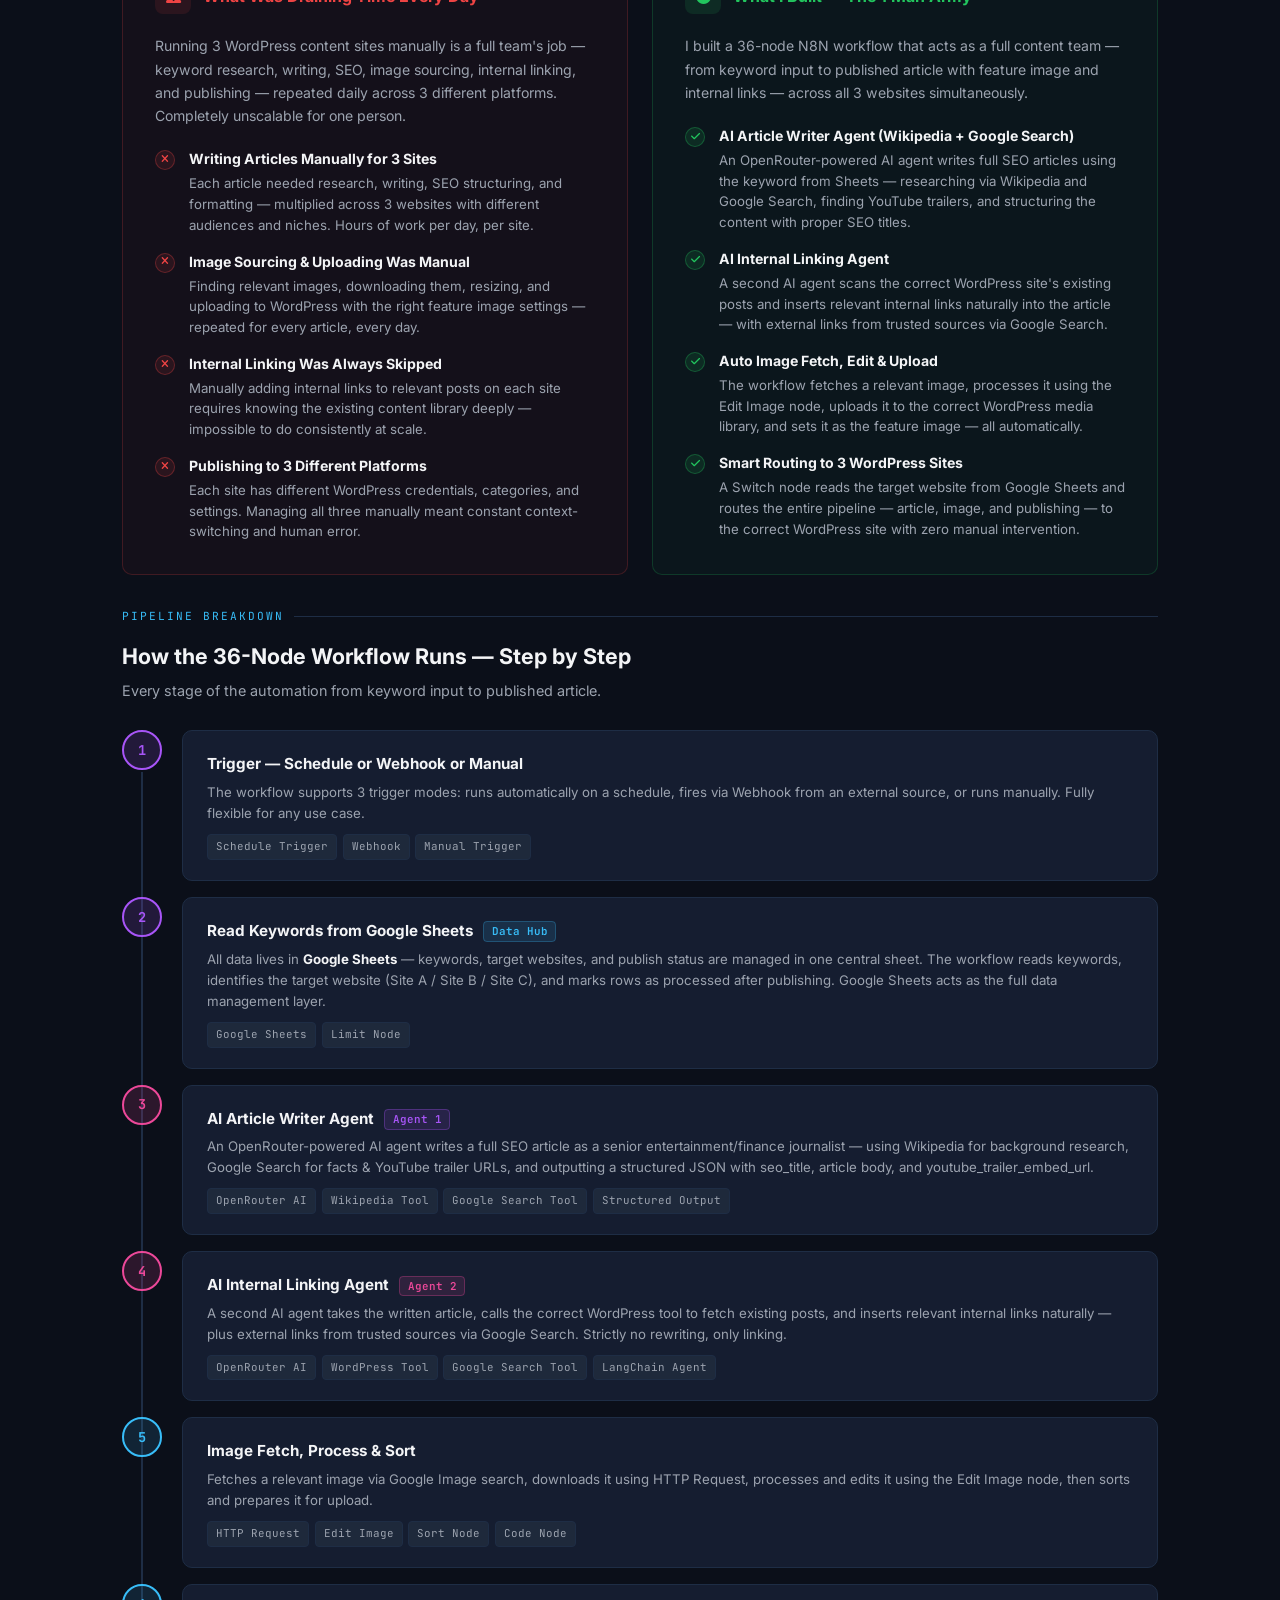
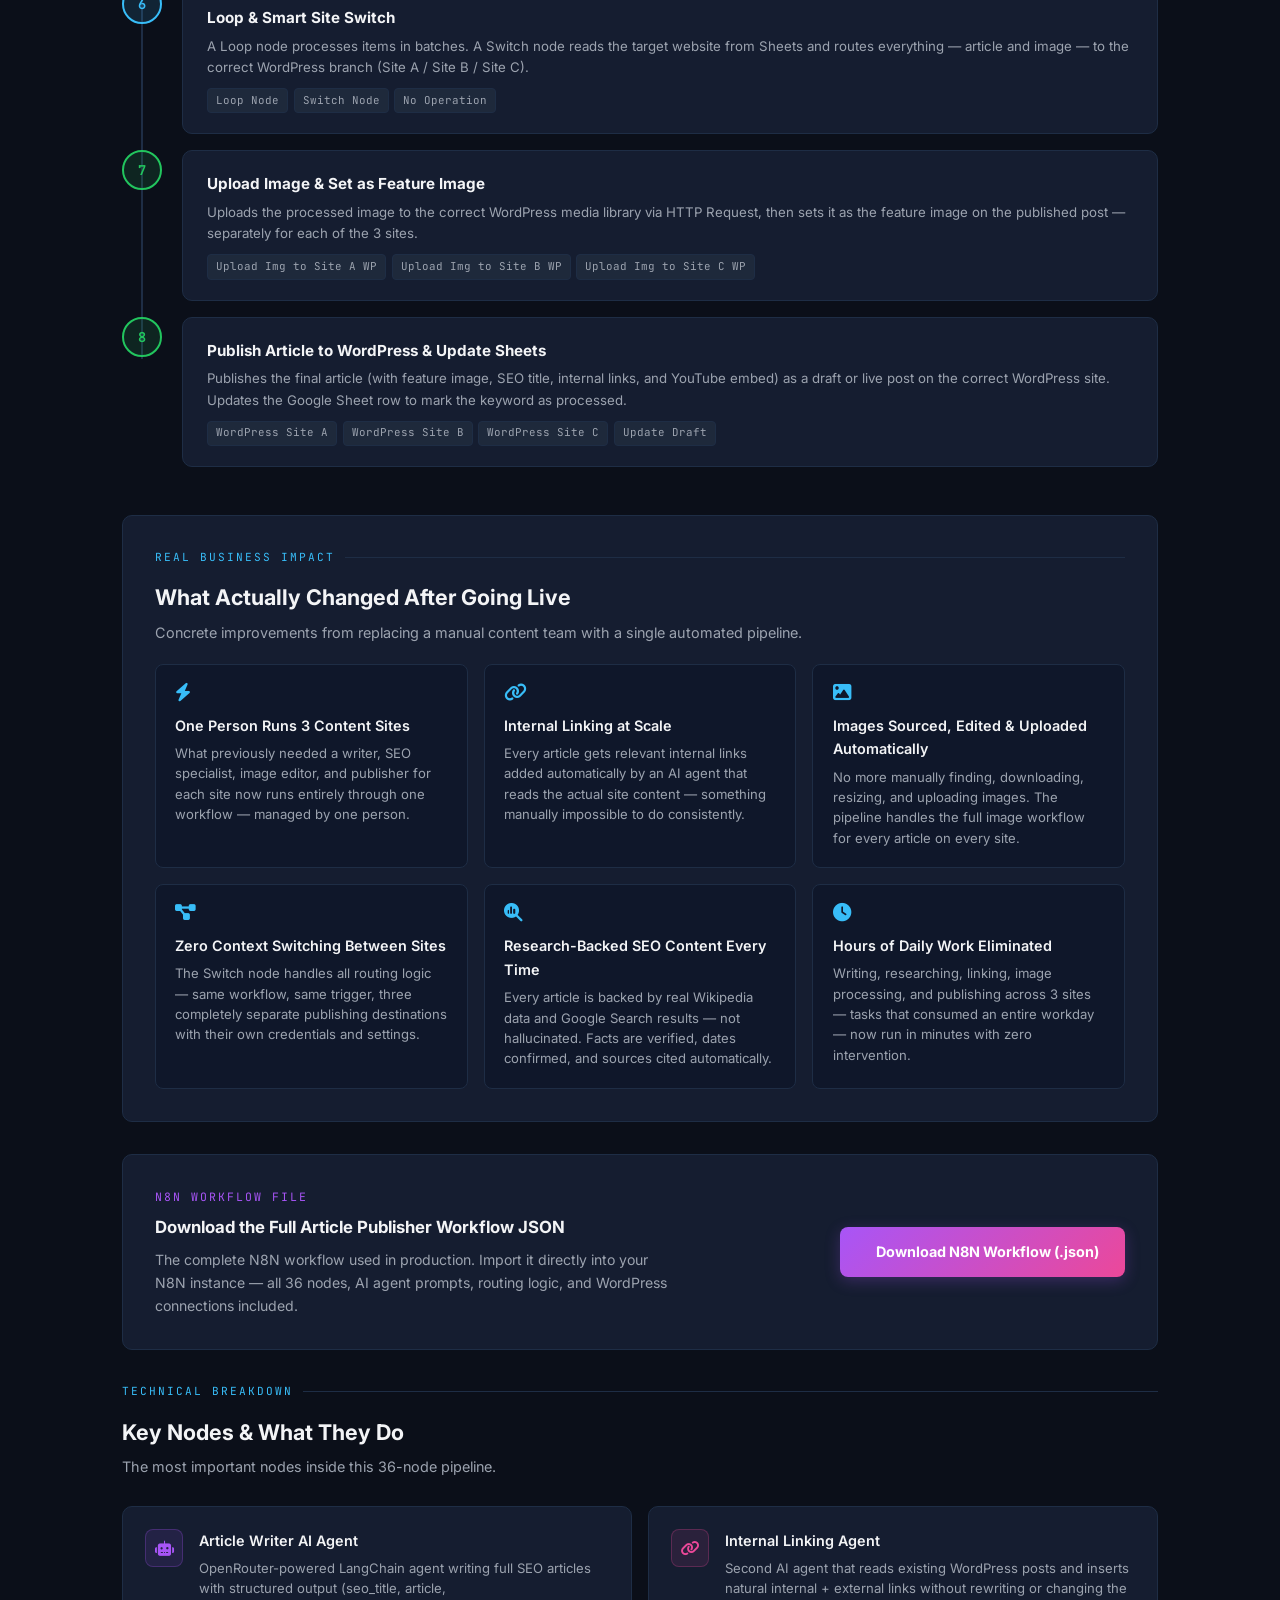
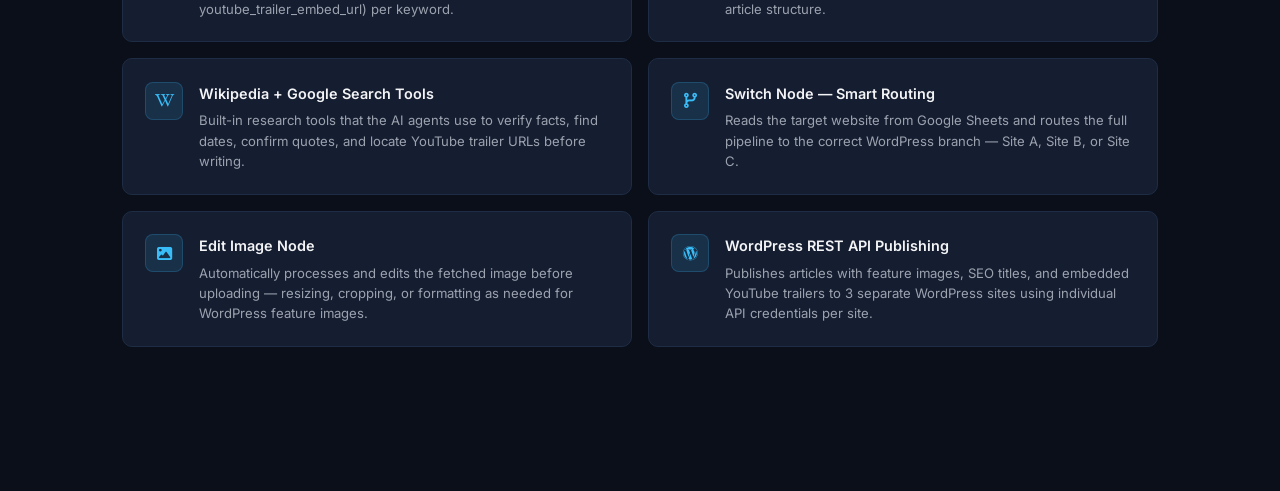
<file: article-publisher.html>
<!DOCTYPE html>
<html lang="en">
<head>
    <meta charset="UTF-8">
    <meta name="viewport" content="width=device-width, initial-scale=1.0">
    <title>Article Publisher — AI Content Engine | Shubham Garg</title>
    <link rel="preconnect" href="https://fonts.googleapis.com">
    <link rel="preconnect" href="https://fonts.gstatic.com" crossorigin>
    <link href="https://fonts.googleapis.com/css2?family=Inter:wght@300;400;500;600;700;800&family=JetBrains+Mono:wght@400;500&display=swap" rel="stylesheet">
    <link rel="stylesheet" href="https://cdnjs.cloudflare.com/ajax/libs/font-awesome/6.4.0/css/all.min.css">
    <style>

        :root{
            --bg:#0B0F19;--card:#151D30;--card2:#0F172A;
            --accent:#38BDF8;--accent-dim:rgba(56,189,248,.12);--accent-glow:rgba(56,189,248,.25);
            --green:#22C55E;--green-dim:rgba(34,197,94,.12);
            --red:#EF4444;--red-dim:rgba(239,68,68,.1);
            --amber:#F59E0B;--amber-dim:rgba(245,158,11,.1);
            --purple:#818CF8;--purple-dim:rgba(129,140,248,.1);
            --t1:#F3F4F6;--t2:#9CA3AF;--t3:#6B7280;
            --border:#1E2D45;--border-light:#24324F;
            --sans:'Inter',sans-serif;--mono:'JetBrains Mono',monospace;--r:10px;
        }
        *{margin:0;padding:0;box-sizing:border-box}
        html{scroll-behavior:smooth}
        body{background:var(--bg);color:var(--t1);font-family:var(--sans);line-height:1.65;padding-bottom:5rem}
        ::-webkit-scrollbar{width:6px}
        ::-webkit-scrollbar-track{background:var(--bg)}
        ::-webkit-scrollbar-thumb{background:var(--border-light);border-radius:3px}
        ::-webkit-scrollbar-thumb:hover{background:var(--accent)}

        /* NAV */
        nav{position:fixed;top:0;left:0;width:100%;background:rgba(11,15,25,.92);
            backdrop-filter:blur(14px);border-bottom:1px solid var(--border);z-index:1000;
            display:flex;justify-content:space-between;align-items:center;padding:1rem 5%}
        .nav-logo{font-family:var(--mono);font-size:1rem;font-weight:700;color:var(--t1);
            display:flex;align-items:center;gap:.5rem;text-decoration:none}
        .nav-logo i{color:var(--accent)}
        .nav-links{display:flex;list-style:none;gap:1.75rem}
        .nav-links a{color:var(--t2);text-decoration:none;font-size:.88rem;font-weight:500;transition:color .25s}
        .nav-links a:hover{color:var(--accent)}
        .nav-back{display:inline-flex;align-items:center;gap:.5rem;color:var(--t2);text-decoration:none;
            font-family:var(--mono);font-size:.8rem;background:var(--card);
            border:1px solid var(--border);padding:.4rem .9rem;border-radius:6px;transition:all .25s}
        .nav-back:hover{color:var(--accent);border-color:var(--accent)}
        .nav-email-btn{display:inline-flex;align-items:center;gap:.5rem;padding:.45rem 1.1rem;border-radius:6px;font-size:.82rem;font-weight:700;text-decoration:none;background:linear-gradient(135deg,var(--accent),#6366F1);color:#0B0F19;transition:all .3s;box-shadow:0 0 12px rgba(56,189,248,.2);white-space:nowrap}
        .nav-email-btn:hover{transform:translateY(-1px);box-shadow:0 4px 20px rgba(56,189,248,.45)}

        /* LAYOUT */
        .container{max-width:1100px;margin:0 auto;padding:6rem 2rem 2rem}

        /* HERO CARD */
        .proj-hero{padding:2.5rem;background:var(--card);border:1px solid var(--border);
            border-radius:var(--r);margin-bottom:2rem;position:relative;overflow:hidden}
        .eyebrow{font-family:var(--mono);font-size:.72rem;color:var(--accent);text-transform:uppercase;
            letter-spacing:2.5px;margin-bottom:.6rem;display:block}
        .proj-title{font-size:2.1rem;font-weight:800;margin-bottom:1rem;line-height:1.15}
        .proj-summary{color:var(--t2);font-size:.98rem;max-width:780px;line-height:1.75}
        .pill-row{display:flex;flex-wrap:wrap;gap:.5rem;margin-bottom:1.25rem}
        .pill{font-family:var(--mono);font-size:.73rem;background:#1E293B;color:var(--accent);
            padding:.28rem .65rem;border-radius:5px;border:1px solid var(--border)}
        .pill.green{color:var(--green);background:var(--green-dim);border-color:rgba(34,197,94,.25)}
        .pill.amber{color:var(--amber);background:var(--amber-dim);border-color:rgba(245,158,11,.25)}
        .pill.purple{color:var(--purple);background:var(--purple-dim);border-color:rgba(129,140,248,.25)}

        /* KPI ROW */
        .kpi-row{display:grid;grid-template-columns:repeat(4,1fr);gap:1rem;margin-bottom:2rem}
        .kpi{background:var(--card);border:1px solid var(--border);border-radius:var(--r);
            padding:1.25rem 1.5rem;position:relative;overflow:hidden;text-align:center}
        .kpi::before{content:'';position:absolute;top:0;left:0;width:100%;height:3px}
        .kpi.blue::before{background:var(--accent)}
        .kpi.green::before{background:var(--green)}
        .kpi.amber::before{background:var(--amber)}
        .kpi.purple::before{background:var(--purple)}
        .kpi-val{font-family:var(--mono);font-size:1.75rem;font-weight:700;margin-bottom:.25rem}
        .kpi.blue .kpi-val{color:var(--accent)}
        .kpi.green .kpi-val{color:var(--green)}
        .kpi.amber .kpi-val{color:var(--amber)}
        .kpi.purple .kpi-val{color:var(--purple)}
        .kpi-label{font-size:.8rem;color:var(--t2)}

        /* DASHBOARD FRAME */
        .frame-wrap{background:var(--card);border:1px solid var(--border);border-radius:var(--r);
            overflow:hidden;margin-bottom:2rem;box-shadow:0 12px 40px rgba(0,0,0,.5)}
        .frame-bar{background:var(--card2);padding:.85rem 1.25rem;
            display:flex;justify-content:space-between;align-items:center;
            font-family:var(--mono);font-size:.76rem;color:var(--t2)}
        .frame-bar.top{border-bottom:1px solid var(--border)}
        .frame-bar.bottom{border-top:1px solid var(--border)}
        .fdot{width:8px;height:8px;border-radius:50%;display:inline-block;margin-right:.4rem}
        .fdot.blue{background:var(--accent)}
        .fdot.green{background:var(--green)}
        .iframe-std{position:relative;width:100%;padding-bottom:56.25%;background:var(--card2)}
        .iframe-std iframe{position:absolute;top:0;left:0;width:100%;height:100%;border:none}
        .iframe-tall{position:relative;width:100%;height:650px;background:var(--card2)}
        .iframe-tall iframe{width:100%;height:100%;border:none}

        /* SECTION */
        .sec{margin-bottom:1.75rem}
        .sec-label{font-family:var(--mono);font-size:.7rem;color:var(--accent);text-transform:uppercase;
            letter-spacing:2px;margin-bottom:.85rem;display:flex;align-items:center;gap:.6rem}
        .sec-label::after{content:'';flex:1;height:1px;background:var(--border)}
        .sec-title{font-size:1.35rem;font-weight:700;margin-bottom:.3rem}
        .sec-sub{font-size:.9rem;color:var(--t2);margin-bottom:1.5rem;line-height:1.6}

        /* STORY GRID */
        .story-grid{display:grid;grid-template-columns:1fr 1fr;gap:1.5rem;margin-bottom:2rem}
        .story-card{border-radius:var(--r);padding:2rem;border:1px solid var(--border)}
        .story-card.problem{background:rgba(239,68,68,.04);border-color:rgba(239,68,68,.2)}
        .story-card.solution{background:rgba(34,197,94,.04);border-color:rgba(34,197,94,.2)}
        .story-head{display:flex;align-items:center;gap:.75rem;margin-bottom:1.25rem}
        .sicon{width:36px;height:36px;border-radius:8px;display:flex;align-items:center;
            justify-content:center;font-size:.95rem;flex-shrink:0}
        .problem .sicon{background:var(--red-dim);color:var(--red)}
        .solution .sicon{background:var(--green-dim);color:var(--green)}
        .story-head h3{font-size:1rem;font-weight:700}
        .problem .story-head h3{color:var(--red)}
        .solution .story-head h3{color:var(--green)}
        .story-intro{font-size:.88rem;color:var(--t2);margin-bottom:1.25rem;line-height:1.65}
        .ps-list{list-style:none;display:flex;flex-direction:column;gap:.9rem}
        .ps-item{display:flex;gap:.85rem;align-items:flex-start}
        .psdot{width:20px;height:20px;border-radius:50%;flex-shrink:0;display:flex;align-items:center;
            justify-content:center;font-size:.65rem;margin-top:3px}
        .problem .psdot{background:var(--red-dim);color:var(--red);border:1px solid rgba(239,68,68,.3)}
        .solution .psdot{background:var(--green-dim);color:var(--green);border:1px solid rgba(34,197,94,.3)}
        .ps-text strong{display:block;font-size:.88rem;color:var(--t1);margin-bottom:.18rem}
        .ps-text p{font-size:.83rem;color:var(--t2);line-height:1.55}

        /* IMPACT SECTION */
        .impact-wrap{background:var(--card);border:1px solid var(--border);border-radius:var(--r);
            padding:2rem;margin-bottom:2rem}
        .impact-grid{display:grid;grid-template-columns:repeat(3,1fr);gap:1rem;margin-top:1.25rem}
        .impact-card{background:var(--card2);border:1px solid var(--border);border-radius:8px;padding:1.2rem}
        .impact-card i{font-size:1.15rem;margin-bottom:.7rem;display:block;color:var(--accent)}
        .impact-card h4{font-size:.9rem;font-weight:600;margin-bottom:.35rem}
        .impact-card p{font-size:.82rem;color:var(--t2);line-height:1.55}

        /* FEATURES GRID */
        .feat-grid{display:grid;grid-template-columns:repeat(2,1fr);gap:1rem;margin-bottom:2rem}
        .feat-card{background:var(--card);border:1px solid var(--border);border-radius:var(--r);
            padding:1.4rem;display:flex;gap:1rem;align-items:flex-start;
            transition:border-color .25s}
        .feat-card:hover{border-color:var(--accent)}
        .feat-icon{width:38px;height:38px;background:var(--accent-dim);
            border:1px solid rgba(56,189,248,.2);border-radius:8px;display:flex;
            align-items:center;justify-content:center;color:var(--accent);font-size:.95rem;flex-shrink:0}
        .feat-card h4{font-size:.9rem;font-weight:600;margin-bottom:.3rem}
        .feat-card p{font-size:.82rem;color:var(--t2);line-height:1.55}

        /* CLIENT BANNER */
        .client-banner{background:var(--card);border:1px solid var(--border);border-radius:var(--r);
            padding:1.25rem 1.75rem;margin-bottom:1.5rem;display:flex;align-items:center;gap:1.5rem}
        .client-logo-box{border-radius:8px;padding:.4rem .85rem;
            display:flex;align-items:center;justify-content:center;flex-shrink:0;height:44px}
        .client-logo-box img{height:32px;width:auto;display:block}
        .client-info strong{font-size:.92rem}
        .client-info p{color:var(--t2);font-size:.83rem;margin-top:.2rem}

        /* RESPONSIVE */
        @media(max-width:768px){
            .kpi-row{grid-template-columns:1fr 1fr}
            .story-grid{grid-template-columns:1fr}
            .impact-grid{grid-template-columns:1fr}
            .feat-grid{grid-template-columns:1fr}
            .proj-title{font-size:1.65rem}
            nav{padding:.9rem 5%}
            .nav-links{display:none}
            .client-banner{flex-direction:column;align-items:flex-start}
        }
            background:linear-gradient(90deg,var(--accent),var(--purple))}
    

        .proj-hero::before{content:'';position:absolute;top:0;left:0;right:0;height:3px;
            background:linear-gradient(90deg,#A855F7,#EC4899,var(--accent))}

        /* WORKFLOW SCREENSHOT */
        .wf-img-wrap{background:var(--card2);border:1px solid var(--border);border-radius:var(--r);
            overflow:hidden;margin-bottom:2rem;box-shadow:0 12px 40px rgba(0,0,0,.5)}
        .wf-img-wrap img{width:100%;height:auto;display:block}

        /* PIPELINE STEPS */
        .pipeline{display:flex;flex-direction:column;gap:0;margin-bottom:2rem}
        .pipe-step{display:flex;gap:1.25rem;align-items:flex-start;position:relative}
        .pipe-step:not(:last-child)::after{content:'';position:absolute;left:19px;top:42px;
            width:2px;height:calc(100% + 0px);background:var(--border);z-index:0}
        .pipe-num{width:40px;height:40px;border-radius:50%;display:flex;align-items:center;
            justify-content:center;font-family:var(--mono);font-size:.85rem;font-weight:700;
            flex-shrink:0;z-index:1;border:2px solid}
        .pipe-num.purple{background:rgba(168,85,247,.15);color:#A855F7;border-color:#A855F7}
        .pipe-num.pink{background:rgba(236,72,153,.15);color:#EC4899;border-color:#EC4899}
        .pipe-num.blue{background:var(--accent-dim);color:var(--accent);border-color:var(--accent)}
        .pipe-num.green{background:var(--green-dim);color:var(--green);border-color:var(--green)}
        .pipe-num.amber{background:var(--amber-dim);color:var(--amber);border-color:var(--amber)}
        .pipe-body{background:var(--card);border:1px solid var(--border);border-radius:var(--r);
            padding:1.25rem 1.5rem;margin-bottom:1rem;flex:1}
        .pipe-body h4{font-size:.95rem;font-weight:700;margin-bottom:.35rem}
        .pipe-body p{font-size:.83rem;color:var(--t2);line-height:1.6}
        .pipe-tags{display:flex;flex-wrap:wrap;gap:.35rem;margin-top:.6rem}
        .pipe-tag{font-family:var(--mono);font-size:.68rem;background:#1E293B;
            color:var(--t2);padding:.18rem .5rem;border-radius:4px;border:1px solid var(--border)}

        /* SITES GRID */
        .sites-grid{display:grid;grid-template-columns:repeat(3,1fr);gap:1rem;margin-bottom:2rem}
        .site-card{background:var(--card);border:1px solid var(--border);border-radius:var(--r);
            padding:1.35rem;text-align:center;transition:border-color .25s}
        .site-card:hover{border-color:var(--accent)}
        .site-icon{width:44px;height:44px;border-radius:10px;display:flex;align-items:center;
            justify-content:center;margin:0 auto .75rem;font-size:1.1rem}
        .site-card h4{font-size:.9rem;font-weight:700;margin-bottom:.3rem}
        .site-card p{font-size:.78rem;color:var(--t2)}

        /* DOWNLOAD */
        .download-btn{display:inline-flex;align-items:center;gap:.7rem;padding:.8rem 1.6rem;
            border-radius:8px;font-size:.9rem;font-weight:700;text-decoration:none;
            background:linear-gradient(135deg,#A855F7,#EC4899);color:#fff;
            transition:all .3s;box-shadow:0 4px 15px rgba(168,85,247,.25)}
        .download-btn:hover{transform:translateY(-2px);box-shadow:0 8px 25px rgba(168,85,247,.4)}

        /* N8N BADGE */
        .n8n-badge{display:inline-flex;align-items:center;gap:.5rem;
            background:rgba(234,100,54,.12);border:1px solid rgba(234,100,54,.3);
            color:#EA6436;padding:.3rem .8rem;border-radius:5px;
            font-family:var(--mono);font-size:.75rem;font-weight:600}

        @media(max-width:768px){
            .sites-grid{grid-template-columns:1fr}
        }
    </style>
    <!-- Microsoft Clarity -->
    <script type="text/javascript">
        (function(c,l,a,r,i,t,y){
            c[a]=c[a]||function(){(c[a].q=c[a].q||[]).push(arguments)};
            t=l.createElement(r);t.async=1;t.src="https://www.clarity.ms/tag/"+i;
            y=l.getElementsByTagName(r)[0];y.parentNode.insertBefore(t,y);
        })(window, document, "clarity", "script", "xgkes0h7l5");
    </script>
</head>
<body>

<nav>
    <a href="index.html" class="nav-logo"><i class="fa-solid fa-chart-network"></i> SHUBHAM GARG</a>
    <ul class="nav-links">
        <li><a href="index.html#about">About</a></li>
        <li><a href="index.html#skills">Skills</a></li>
        <li><a href="index.html#projects">Projects</a></li>
        <li><a href="index.html#experience">Experience</a></li>
        <li><a href="index.html#contact">Contact</a></li>
    </ul>
    <a href="index.html#projects" class="nav-back"><i class="fa-solid fa-arrow-left"></i> Back to Projects</a>
    <a href="mailto:shubhamgrg33@gmail.com?subject=Reaching%20out%20%E2%80%94%20saw%20your%20portfolio" class="nav-email-btn"><i class="fa-solid fa-envelope"></i> Let's Talk</a>
</nav>

<div class="container">

    <!-- HERO -->
    <div class="proj-hero">
        <span class="eyebrow">Case Study &nbsp;// &nbsp;N8N · Multi-Agent AI &nbsp;·&nbsp; Multi-Website Publishing &nbsp;·&nbsp; Google Sheets</span>
        <h1 class="proj-title">Article Publisher — AI Content Engine</h1>
        <div class="pill-row">
            <span class="n8n-badge"><i class="fa-solid fa-diagram-project"></i> N8N · 36 Nodes</span>
            <span class="pill"><i class="fa-solid fa-brain" style="margin-right:.35rem"></i>OpenRouter AI</span>
            <span class="pill"><i class="fa-brands fa-wordpress" style="margin-right:.35rem"></i>WordPress API</span>
            <span class="pill"><i class="fa-brands fa-google" style="margin-right:.35rem"></i>Google Sheets</span>
            <span class="pill"><i class="fa-solid fa-image" style="margin-right:.35rem"></i>Auto Image Processing</span>
            <span class="pill green">✦ Multi-Agent AI</span>
            <span class="pill green">✦ Multi-Website</span>
            <span class="pill green">3 Sites · 1 Workflow</span>
            <span class="pill green">100% Automated Publishing</span>
            <span class="pill amber">Live Production · 36 Nodes</span>
            <span class="pill"><i class="fa-brands fa-google" style="margin-right:.35rem"></i>Google Sheets Data Management</span>
        </div>
        <p class="proj-summary">A single N8N workflow powered by <strong style="color:var(--accent)">Multi-Agent AI</strong> that runs like an entire content team. Keywords and target sites are managed in <strong style="color:var(--accent)">Google Sheets</strong> — the workflow picks them up, researches using Wikipedia &amp; Google Search, writes full SEO articles, finds and processes images, adds internal links, and publishes across <strong style="color:var(--accent)">3 different WordPress sites</strong> automatically. One workflow. Multiple AI agents. Multiple websites. Zero manual steps.</p>
    </div>

    <!-- KPIs -->
    <div class="kpi-row">
        <div class="kpi purple"><div class="kpi-val">36</div><div class="kpi-label">N8N Nodes in Pipeline</div></div>
        <div class="kpi green"><div class="kpi-val">3</div><div class="kpi-label">WordPress Sites Managed</div></div>
        <div class="kpi blue"><div class="kpi-val">100%</div><div class="kpi-label">Automated Publishing</div></div>
        <div class="kpi amber"><div class="kpi-val">0</div><div class="kpi-label">Manual Steps Required</div></div>
    </div>

    <!-- WORKFLOW SCREENSHOT -->
    <div class="wf-img-wrap">
        <div class="frame-bar top">
            <span><span class="fdot" style="background:#A855F7"></span>Live Workflow — Article Publisher · 36 Node Pipeline</span>
            <span>N8N &nbsp;·&nbsp; OpenRouter AI &nbsp;·&nbsp; WordPress REST API</span>
        </div>
        <img src="assets/1man-army-workflow.png" alt="1 Man Army N8N Workflow Screenshot">
        <div class="frame-bar bottom">
            <span><i class="fa-solid fa-shield-halved" style="color:var(--green);margin-right:.4rem"></i>Production workflow — keywords, content, images & publishing fully automated</span>
            <span>36 Nodes &nbsp;·&nbsp; Active</span>
        </div>
    </div>

    <!-- 3 WEBSITES -->
    <div class="sec">
        <div class="sec-label">Target Sites</div>
        <div class="sec-title">Multi-Website Publishing — One Workflow, 3 WordPress Sites</div>
        <div class="sec-sub">The Switch node detects the target website from Google Sheets and routes everything — article, image upload, and feature image — to the correct WordPress instance automatically.</div>
    </div>

    <div class="sites-grid">
        <div class="site-card">
            <div class="site-icon" style="background:rgba(239,68,68,.1);color:var(--red)"><i class="fa-solid fa-tv"></i></div>
            <h4>Site A</h4>
            <p>Entertainment news site — movies, celebrities, OTT releases & trending internet culture</p>
        </div>
        <div class="site-card">
            <div class="site-icon" style="background:rgba(56,189,248,.1);color:var(--accent)"><i class="fa-solid fa-futbol"></i></div>
            <h4>Site B</h4>
            <p>Sports & crossover content site — routed separately with its own WordPress credentials</p>
        </div>
        <div class="site-card">
            <div class="site-icon" style="background:rgba(34,197,94,.1);color:var(--green)"><i class="fa-solid fa-chart-line"></i></div>
            <h4>Site C</h4>
            <p>Finance & investment content site — articles auto-published with relevant imagery</p>
        </div>
    </div>

    <!-- STORY -->
    <div class="sec">
        <div class="sec-label">The Full Story</div>
        <div class="sec-title">Problem → Solution → Real Business Impact</div>
        <div class="sec-sub">What was broken, what I built, and what changed after this went live.</div>
    </div>

    <div class="story-grid">
        <div class="story-card problem">
            <div class="story-head">
                <div class="sicon"><i class="fa-solid fa-triangle-exclamation"></i></div>
                <h3>What Was Draining Time Every Day</h3>
            </div>
            <p class="story-intro">Running 3 WordPress content sites manually is a full team's job — keyword research, writing, SEO, image sourcing, internal linking, and publishing — repeated daily across 3 different platforms. Completely unscalable for one person.</p>
            <ul class="ps-list">
                <li class="ps-item">
                    <div class="psdot"><i class="fa-solid fa-xmark"></i></div>
                    <div class="ps-text">
                        <strong>Writing Articles Manually for 3 Sites</strong>
                        <p>Each article needed research, writing, SEO structuring, and formatting — multiplied across 3 websites with different audiences and niches. Hours of work per day, per site.</p>
                    </div>
                </li>
                <li class="ps-item">
                    <div class="psdot"><i class="fa-solid fa-xmark"></i></div>
                    <div class="ps-text">
                        <strong>Image Sourcing & Uploading Was Manual</strong>
                        <p>Finding relevant images, downloading them, resizing, and uploading to WordPress with the right feature image settings — repeated for every article, every day.</p>
                    </div>
                </li>
                <li class="ps-item">
                    <div class="psdot"><i class="fa-solid fa-xmark"></i></div>
                    <div class="ps-text">
                        <strong>Internal Linking Was Always Skipped</strong>
                        <p>Manually adding internal links to relevant posts on each site requires knowing the existing content library deeply — impossible to do consistently at scale.</p>
                    </div>
                </li>
                <li class="ps-item">
                    <div class="psdot"><i class="fa-solid fa-xmark"></i></div>
                    <div class="ps-text">
                        <strong>Publishing to 3 Different Platforms</strong>
                        <p>Each site has different WordPress credentials, categories, and settings. Managing all three manually meant constant context-switching and human error.</p>
                    </div>
                </li>
            </ul>
        </div>

        <div class="story-card solution">
            <div class="story-head">
                <div class="sicon"><i class="fa-solid fa-circle-check"></i></div>
                <h3>What I Built — The 1 Man Army</h3>
            </div>
            <p class="story-intro">I built a 36-node N8N workflow that acts as a full content team — from keyword input to published article with feature image and internal links — across all 3 websites simultaneously.</p>
            <ul class="ps-list">
                <li class="ps-item">
                    <div class="psdot"><i class="fa-solid fa-check"></i></div>
                    <div class="ps-text">
                        <strong>AI Article Writer Agent (Wikipedia + Google Search)</strong>
                        <p>An OpenRouter-powered AI agent writes full SEO articles using the keyword from Sheets — researching via Wikipedia and Google Search, finding YouTube trailers, and structuring the content with proper SEO titles.</p>
                    </div>
                </li>
                <li class="ps-item">
                    <div class="psdot"><i class="fa-solid fa-check"></i></div>
                    <div class="ps-text">
                        <strong>AI Internal Linking Agent</strong>
                        <p>A second AI agent scans the correct WordPress site's existing posts and inserts relevant internal links naturally into the article — with external links from trusted sources via Google Search.</p>
                    </div>
                </li>
                <li class="ps-item">
                    <div class="psdot"><i class="fa-solid fa-check"></i></div>
                    <div class="ps-text">
                        <strong>Auto Image Fetch, Edit & Upload</strong>
                        <p>The workflow fetches a relevant image, processes it using the Edit Image node, uploads it to the correct WordPress media library, and sets it as the feature image — all automatically.</p>
                    </div>
                </li>
                <li class="ps-item">
                    <div class="psdot"><i class="fa-solid fa-check"></i></div>
                    <div class="ps-text">
                        <strong>Smart Routing to 3 WordPress Sites</strong>
                        <p>A Switch node reads the target website from Google Sheets and routes the entire pipeline — article, image, and publishing — to the correct WordPress site with zero manual intervention.</p>
                    </div>
                </li>
            </ul>
        </div>
    </div>

    <!-- STEP BY STEP PIPELINE -->
    <div class="sec">
        <div class="sec-label">Pipeline Breakdown</div>
        <div class="sec-title">How the 36-Node Workflow Runs — Step by Step</div>
        <div class="sec-sub">Every stage of the automation from keyword input to published article.</div>
    </div>

    <div class="pipeline">
        <div class="pipe-step">
            <div class="pipe-num purple">1</div>
            <div class="pipe-body">
                <h4>Trigger — Schedule or Webhook or Manual</h4>
                <p>The workflow supports 3 trigger modes: runs automatically on a schedule, fires via Webhook from an external source, or runs manually. Fully flexible for any use case.</p>
                <div class="pipe-tags"><span class="pipe-tag">Schedule Trigger</span><span class="pipe-tag">Webhook</span><span class="pipe-tag">Manual Trigger</span></div>
            </div>
        </div>
        <div class="pipe-step">
            <div class="pipe-num purple">2</div>
            <div class="pipe-body">
                <h4>Read Keywords from Google Sheets <span style="background:rgba(56,189,248,.12);border:1px solid rgba(56,189,248,.25);color:var(--accent);font-family:var(--mono);font-size:.68rem;padding:.15rem .45rem;border-radius:4px;margin-left:.4rem;font-weight:600">Data Hub</span></h4>
                <p>All data lives in <strong style="color:var(--t1)">Google Sheets</strong> — keywords, target websites, and publish status are managed in one central sheet. The workflow reads keywords, identifies the target website (Site A / Site B / Site C), and marks rows as processed after publishing. Google Sheets acts as the full data management layer.</p>
                <div class="pipe-tags"><span class="pipe-tag">Google Sheets</span><span class="pipe-tag">Limit Node</span></div>
            </div>
        </div>
        <div class="pipe-step">
            <div class="pipe-num pink">3</div>
            <div class="pipe-body">
                <h4>AI Article Writer Agent <span style="background:rgba(168,85,247,.12);border:1px solid rgba(168,85,247,.3);color:#A855F7;font-family:var(--mono);font-size:.68rem;padding:.15rem .45rem;border-radius:4px;margin-left:.4rem;font-weight:600">Agent 1</span></h4>
                <p>An OpenRouter-powered AI agent writes a full SEO article as a senior entertainment/finance journalist — using Wikipedia for background research, Google Search for facts & YouTube trailer URLs, and outputting a structured JSON with seo_title, article body, and youtube_trailer_embed_url.</p>
                <div class="pipe-tags"><span class="pipe-tag">OpenRouter AI</span><span class="pipe-tag">Wikipedia Tool</span><span class="pipe-tag">Google Search Tool</span><span class="pipe-tag">Structured Output</span></div>
            </div>
        </div>
        <div class="pipe-step">
            <div class="pipe-num pink">4</div>
            <div class="pipe-body">
                <h4>AI Internal Linking Agent <span style="background:rgba(236,72,153,.12);border:1px solid rgba(236,72,153,.3);color:#EC4899;font-family:var(--mono);font-size:.68rem;padding:.15rem .45rem;border-radius:4px;margin-left:.4rem;font-weight:600">Agent 2</span></h4>
                <p>A second AI agent takes the written article, calls the correct WordPress tool to fetch existing posts, and inserts relevant internal links naturally — plus external links from trusted sources via Google Search. Strictly no rewriting, only linking.</p>
                <div class="pipe-tags"><span class="pipe-tag">OpenRouter AI</span><span class="pipe-tag">WordPress Tool</span><span class="pipe-tag">Google Search Tool</span><span class="pipe-tag">LangChain Agent</span></div>
            </div>
        </div>
        <div class="pipe-step">
            <div class="pipe-num blue">5</div>
            <div class="pipe-body">
                <h4>Image Fetch, Process & Sort</h4>
                <p>Fetches a relevant image via Google Image search, downloads it using HTTP Request, processes and edits it using the Edit Image node, then sorts and prepares it for upload.</p>
                <div class="pipe-tags"><span class="pipe-tag">HTTP Request</span><span class="pipe-tag">Edit Image</span><span class="pipe-tag">Sort Node</span><span class="pipe-tag">Code Node</span></div>
            </div>
        </div>
        <div class="pipe-step">
            <div class="pipe-num blue">6</div>
            <div class="pipe-body">
                <h4>Loop & Smart Site Switch</h4>
                <p>A Loop node processes items in batches. A Switch node reads the target website from Sheets and routes everything — article and image — to the correct WordPress branch (Site A / Site B / Site C).</p>
                <div class="pipe-tags"><span class="pipe-tag">Loop Node</span><span class="pipe-tag">Switch Node</span><span class="pipe-tag">No Operation</span></div>
            </div>
        </div>
        <div class="pipe-step">
            <div class="pipe-num green">7</div>
            <div class="pipe-body">
                <h4>Upload Image & Set as Feature Image</h4>
                <p>Uploads the processed image to the correct WordPress media library via HTTP Request, then sets it as the feature image on the published post — separately for each of the 3 sites.</p>
                <div class="pipe-tags"><span class="pipe-tag">Upload Img to Site A WP</span><span class="pipe-tag">Upload Img to Site B WP</span><span class="pipe-tag">Upload Img to Site C WP</span></div>
            </div>
        </div>
        <div class="pipe-step">
            <div class="pipe-num green">8</div>
            <div class="pipe-body">
                <h4>Publish Article to WordPress & Update Sheets</h4>
                <p>Publishes the final article (with feature image, SEO title, internal links, and YouTube embed) as a draft or live post on the correct WordPress site. Updates the Google Sheet row to mark the keyword as processed.</p>
                <div class="pipe-tags"><span class="pipe-tag">WordPress Site A</span><span class="pipe-tag">WordPress Site B</span><span class="pipe-tag">WordPress Site C</span><span class="pipe-tag">Update Draft</span></div>
            </div>
        </div>
    </div>

    <!-- IMPACT -->
    <div class="impact-wrap">
        <div class="sec-label">Real Business Impact</div>
        <div class="sec-title">What Actually Changed After Going Live</div>
        <p class="sec-sub" style="margin-bottom:0">Concrete improvements from replacing a manual content team with a single automated pipeline.</p>
        <div class="impact-grid">
            <div class="impact-card">
                <i class="fa-solid fa-bolt"></i>
                <h4>One Person Runs 3 Content Sites</h4>
                <p>What previously needed a writer, SEO specialist, image editor, and publisher for each site now runs entirely through one workflow — managed by one person.</p>
            </div>
            <div class="impact-card">
                <i class="fa-solid fa-link"></i>
                <h4>Internal Linking at Scale</h4>
                <p>Every article gets relevant internal links added automatically by an AI agent that reads the actual site content — something manually impossible to do consistently.</p>
            </div>
            <div class="impact-card">
                <i class="fa-solid fa-image"></i>
                <h4>Images Sourced, Edited & Uploaded Automatically</h4>
                <p>No more manually finding, downloading, resizing, and uploading images. The pipeline handles the full image workflow for every article on every site.</p>
            </div>
            <div class="impact-card">
                <i class="fa-solid fa-diagram-project"></i>
                <h4>Zero Context Switching Between Sites</h4>
                <p>The Switch node handles all routing logic — same workflow, same trigger, three completely separate publishing destinations with their own credentials and settings.</p>
            </div>
            <div class="impact-card">
                <i class="fa-solid fa-magnifying-glass-chart"></i>
                <h4>Research-Backed SEO Content Every Time</h4>
                <p>Every article is backed by real Wikipedia data and Google Search results — not hallucinated. Facts are verified, dates confirmed, and sources cited automatically.</p>
            </div>
            <div class="impact-card">
                <i class="fa-solid fa-clock"></i>
                <h4>Hours of Daily Work Eliminated</h4>
                <p>Writing, researching, linking, image processing, and publishing across 3 sites — tasks that consumed an entire workday — now run in minutes with zero intervention.</p>
            </div>
        </div>
    </div>

    <!-- DOWNLOAD -->
    <div style="background:var(--card);border:1px solid var(--border);border-radius:var(--r);padding:2rem;margin-top:2rem;display:flex;align-items:center;justify-content:space-between;flex-wrap:wrap;gap:1.5rem">
        <div>
            <p style="font-family:var(--mono);font-size:.72rem;color:#A855F7;text-transform:uppercase;letter-spacing:2px;margin-bottom:.5rem">N8N Workflow File</p>
            <h3 style="font-size:1.05rem;margin-bottom:.4rem">Download the Full Article Publisher Workflow JSON</h3>
            <p style="color:var(--t2);font-size:.88rem;max-width:520px">The complete N8N workflow used in production. Import it directly into your N8N instance — all 36 nodes, AI agent prompts, routing logic, and WordPress connections included.</p>
        </div>
        <a href="1_Man_army.json" download class="download-btn">
            <i class="fa-solid fa-arrow-down-to-line"></i> Download N8N Workflow (.json)
        </a>
    </div>

    <!-- FEATURES -->
    <div class="sec" style="margin-top:2rem">
        <div class="sec-label">Technical Breakdown</div>
        <div class="sec-title">Key Nodes & What They Do</div>
        <div class="sec-sub">The most important nodes inside this 36-node pipeline.</div>
    </div>
    <div class="feat-grid">
        <div class="feat-card"><div class="feat-icon" style="background:rgba(168,85,247,.1);border-color:rgba(168,85,247,.25);color:#A855F7"><i class="fa-solid fa-robot"></i></div><div><h4>Article Writer AI Agent</h4><p>OpenRouter-powered LangChain agent writing full SEO articles with structured output (seo_title, article, youtube_trailer_embed_url) per keyword.</p></div></div>
        <div class="feat-card"><div class="feat-icon" style="background:rgba(236,72,153,.1);border-color:rgba(236,72,153,.25);color:#EC4899"><i class="fa-solid fa-link"></i></div><div><h4>Internal Linking Agent</h4><p>Second AI agent that reads existing WordPress posts and inserts natural internal + external links without rewriting or changing the article structure.</p></div></div>
        <div class="feat-card"><div class="feat-icon"><i class="fa-brands fa-wikipedia-w"></i></div><div><h4>Wikipedia + Google Search Tools</h4><p>Built-in research tools that the AI agents use to verify facts, find dates, confirm quotes, and locate YouTube trailer URLs before writing.</p></div></div>
        <div class="feat-card"><div class="feat-icon"><i class="fa-solid fa-code-branch"></i></div><div><h4>Switch Node — Smart Routing</h4><p>Reads the target website from Google Sheets and routes the full pipeline to the correct WordPress branch — Site A, Site B, or Site C.</p></div></div>
        <div class="feat-card"><div class="feat-icon"><i class="fa-solid fa-image"></i></div><div><h4>Edit Image Node</h4><p>Automatically processes and edits the fetched image before uploading — resizing, cropping, or formatting as needed for WordPress feature images.</p></div></div>
        <div class="feat-card"><div class="feat-icon"><i class="fa-brands fa-wordpress"></i></div><div><h4>WordPress REST API Publishing</h4><p>Publishes articles with feature images, SEO titles, and embedded YouTube trailers to 3 separate WordPress sites using individual API credentials per site.</p></div></div>
    </div>

</div>
</body>
</html>
</file>
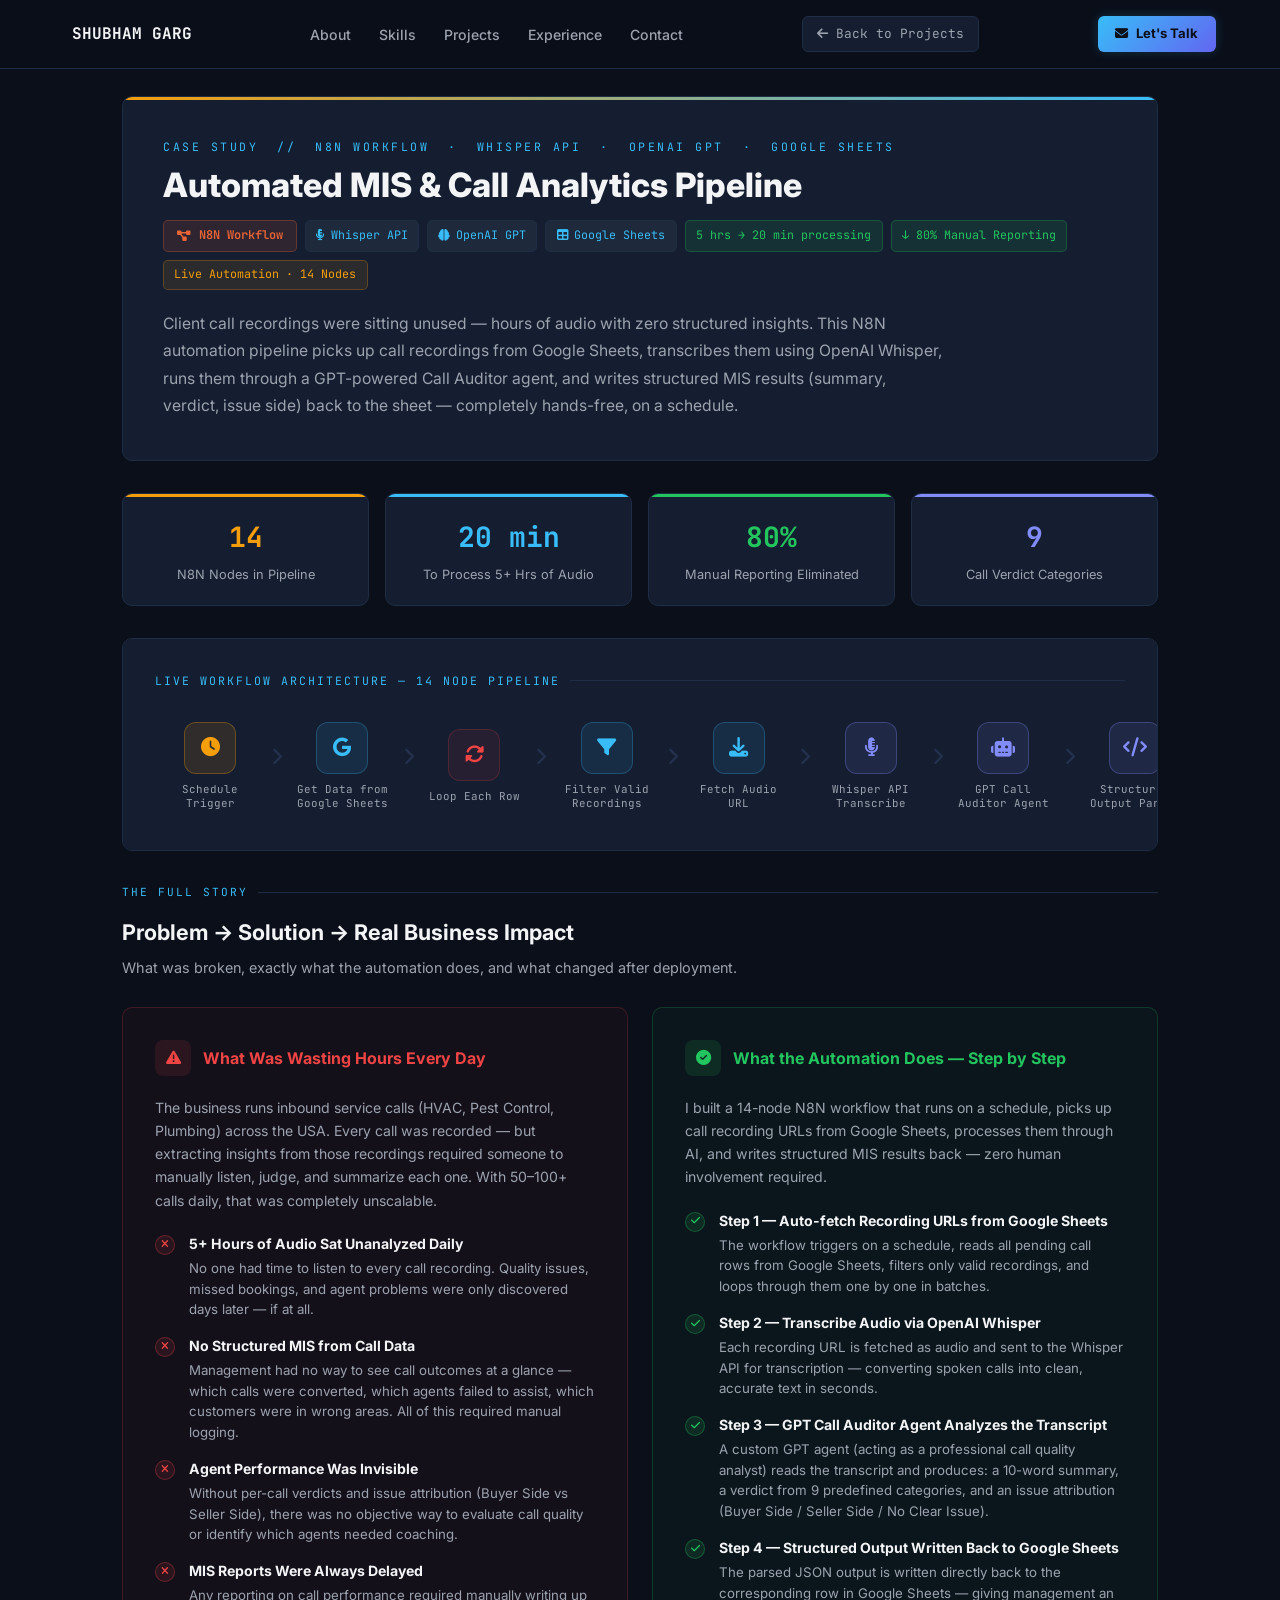
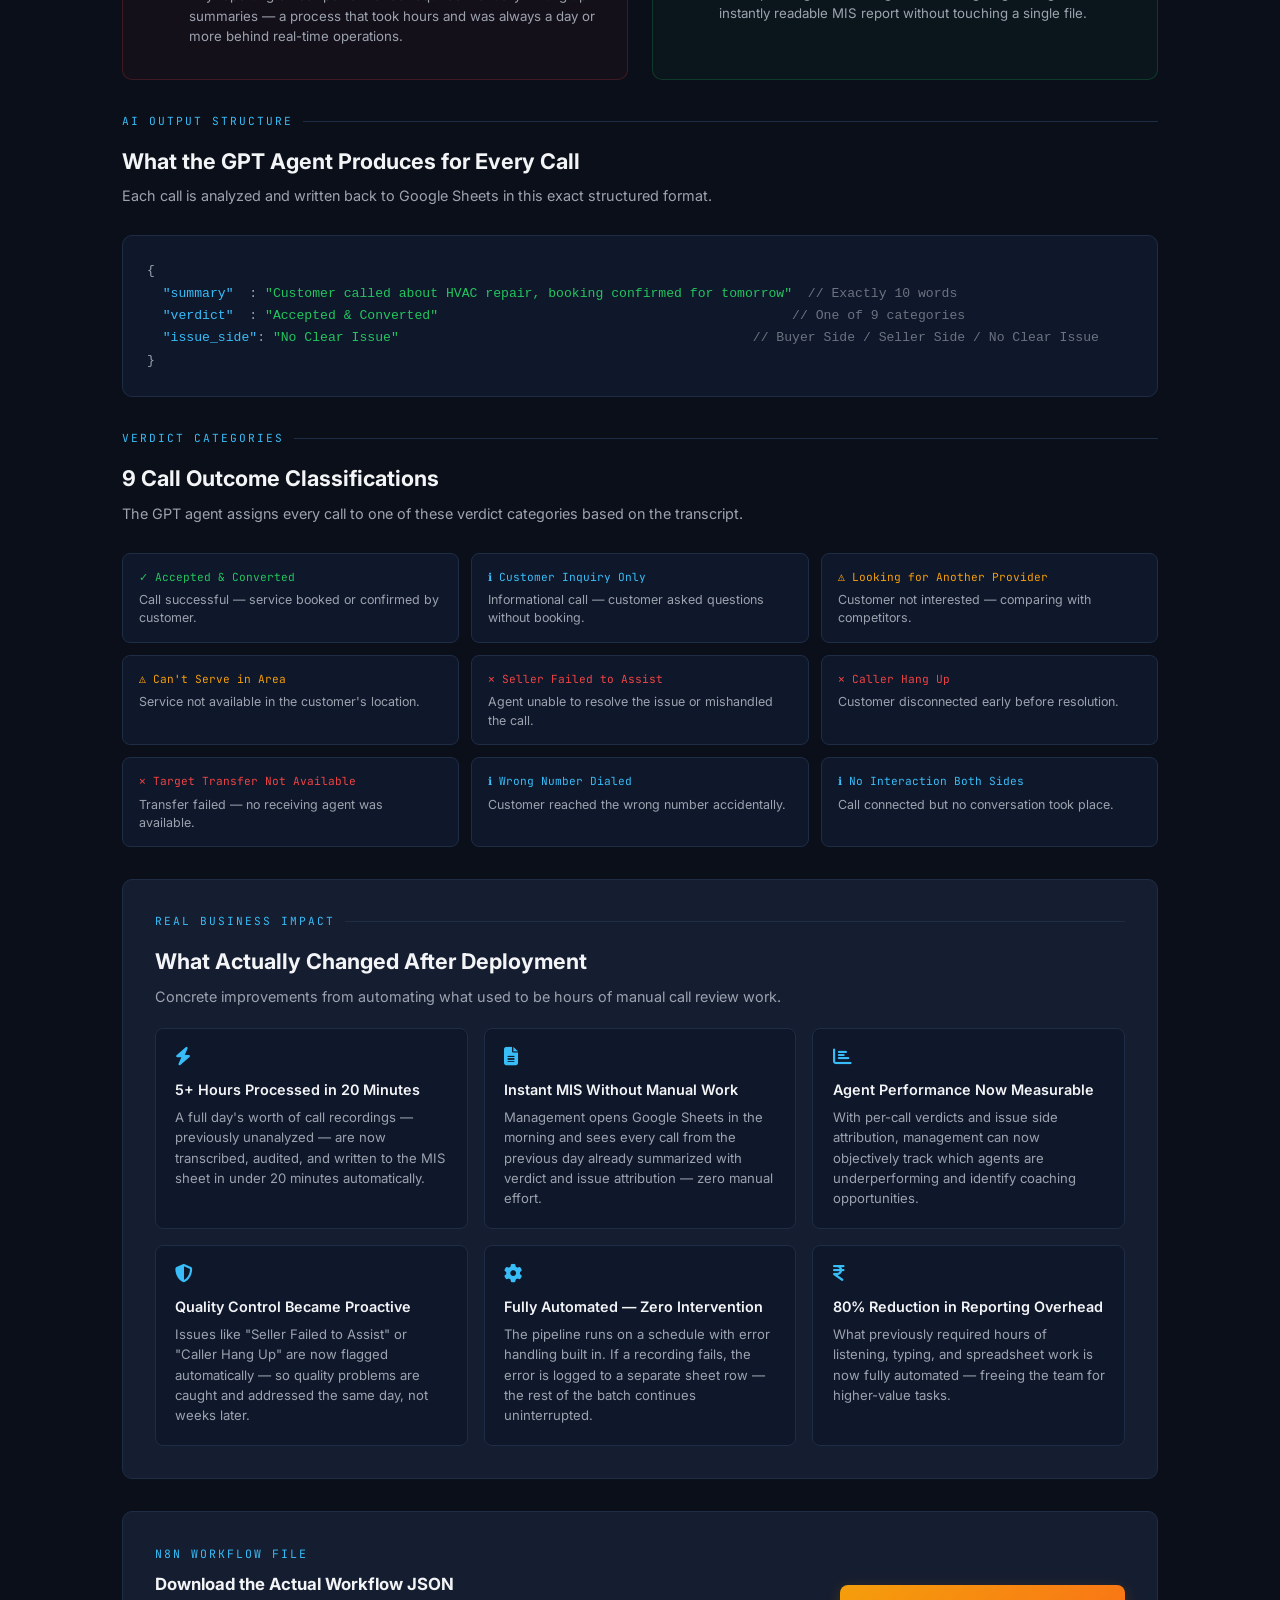
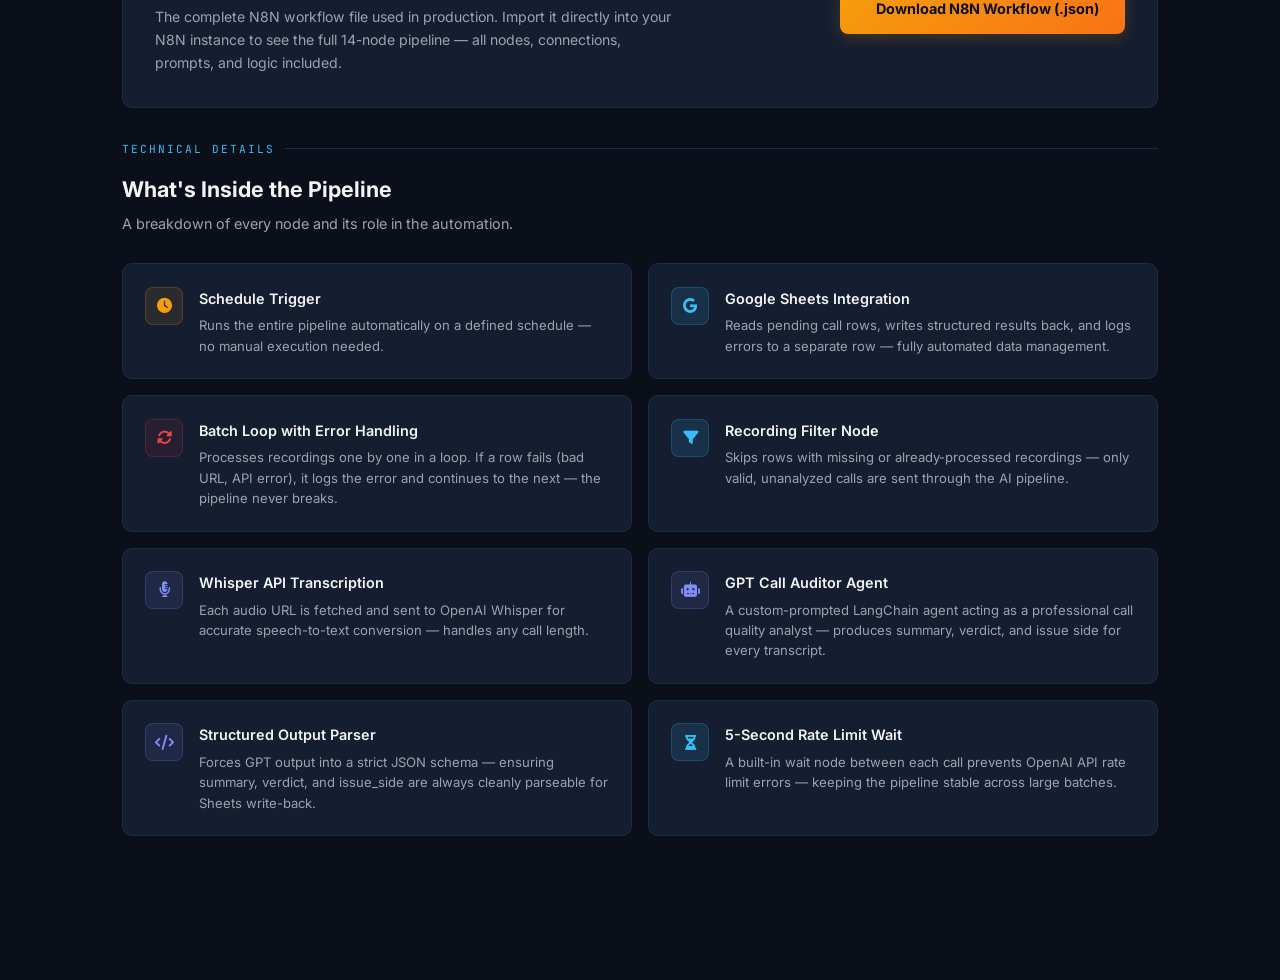
<file: call-analytics.html>
<!DOCTYPE html>
<html lang="en">
<head>
    <meta charset="UTF-8">
    <meta name="viewport" content="width=device-width, initial-scale=1.0">
    <title>Automated Call Analytics Pipeline | Shubham Garg</title>
    <link rel="preconnect" href="https://fonts.googleapis.com">
    <link rel="preconnect" href="https://fonts.gstatic.com" crossorigin>
    <link href="https://fonts.googleapis.com/css2?family=Inter:wght@300;400;500;600;700;800&family=JetBrains+Mono:wght@400;500&display=swap" rel="stylesheet">
    <link rel="stylesheet" href="https://cdnjs.cloudflare.com/ajax/libs/font-awesome/6.4.0/css/all.min.css">
    <style>
        :root{
            --bg:#0B0F19;--card:#151D30;--card2:#0F172A;
            --accent:#38BDF8;--accent-dim:rgba(56,189,248,.12);--accent-glow:rgba(56,189,248,.25);
            --green:#22C55E;--green-dim:rgba(34,197,94,.12);
            --red:#EF4444;--red-dim:rgba(239,68,68,.1);
            --amber:#F59E0B;--amber-dim:rgba(245,158,11,.1);
            --purple:#818CF8;--purple-dim:rgba(129,140,248,.1);
            --t1:#F3F4F6;--t2:#9CA3AF;--t3:#6B7280;
            --border:#1E2D45;--border-light:#24324F;
            --sans:'Inter',sans-serif;--mono:'JetBrains Mono',monospace;--r:10px;
        }
        *{margin:0;padding:0;box-sizing:border-box}
        html{scroll-behavior:smooth}
        body{background:var(--bg);color:var(--t1);font-family:var(--sans);line-height:1.65;padding-bottom:5rem}
        ::-webkit-scrollbar{width:6px}
        ::-webkit-scrollbar-track{background:var(--bg)}
        ::-webkit-scrollbar-thumb{background:var(--border-light);border-radius:3px}
        ::-webkit-scrollbar-thumb:hover{background:var(--accent)}

        /* NAV */
        nav{position:fixed;top:0;left:0;width:100%;background:rgba(11,15,25,.92);
            backdrop-filter:blur(14px);border-bottom:1px solid var(--border);z-index:1000;
            display:flex;justify-content:space-between;align-items:center;padding:1rem 5%}
        .nav-logo{font-family:var(--mono);font-size:1rem;font-weight:700;color:var(--t1);
            display:flex;align-items:center;gap:.5rem;text-decoration:none}
        .nav-logo i{color:var(--accent)}
        .nav-links{display:flex;list-style:none;gap:1.75rem}
        .nav-links a{color:var(--t2);text-decoration:none;font-size:.88rem;font-weight:500;transition:color .25s}
        .nav-links a:hover{color:var(--accent)}
        .nav-back{display:inline-flex;align-items:center;gap:.5rem;color:var(--t2);text-decoration:none;
            font-family:var(--mono);font-size:.8rem;background:var(--card);
            border:1px solid var(--border);padding:.4rem .9rem;border-radius:6px;transition:all .25s}
        .nav-back:hover{color:var(--accent);border-color:var(--accent)}
        .nav-email-btn{display:inline-flex;align-items:center;gap:.5rem;padding:.45rem 1.1rem;border-radius:6px;font-size:.82rem;font-weight:700;text-decoration:none;background:linear-gradient(135deg,var(--accent),#6366F1);color:#0B0F19;transition:all .3s;box-shadow:0 0 12px rgba(56,189,248,.2);white-space:nowrap}
        .nav-email-btn:hover{transform:translateY(-1px);box-shadow:0 4px 20px rgba(56,189,248,.45)}

        /* LAYOUT */
        .container{max-width:1100px;margin:0 auto;padding:6rem 2rem 2rem}

        /* HERO CARD */
        .proj-hero{padding:2.5rem;background:var(--card);border:1px solid var(--border);
            border-radius:var(--r);margin-bottom:2rem;position:relative;overflow:hidden}
        .eyebrow{font-family:var(--mono);font-size:.72rem;color:var(--accent);text-transform:uppercase;
            letter-spacing:2.5px;margin-bottom:.6rem;display:block}
        .proj-title{font-size:2.1rem;font-weight:800;margin-bottom:1rem;line-height:1.15}
        .proj-summary{color:var(--t2);font-size:.98rem;max-width:780px;line-height:1.75}
        .pill-row{display:flex;flex-wrap:wrap;gap:.5rem;margin-bottom:1.25rem}
        .pill{font-family:var(--mono);font-size:.73rem;background:#1E293B;color:var(--accent);
            padding:.28rem .65rem;border-radius:5px;border:1px solid var(--border)}
        .pill.green{color:var(--green);background:var(--green-dim);border-color:rgba(34,197,94,.25)}
        .pill.amber{color:var(--amber);background:var(--amber-dim);border-color:rgba(245,158,11,.25)}
        .pill.purple{color:var(--purple);background:var(--purple-dim);border-color:rgba(129,140,248,.25)}

        /* KPI ROW */
        .kpi-row{display:grid;grid-template-columns:repeat(4,1fr);gap:1rem;margin-bottom:2rem}
        .kpi{background:var(--card);border:1px solid var(--border);border-radius:var(--r);
            padding:1.25rem 1.5rem;position:relative;overflow:hidden;text-align:center}
        .kpi::before{content:'';position:absolute;top:0;left:0;width:100%;height:3px}
        .kpi.blue::before{background:var(--accent)}
        .kpi.green::before{background:var(--green)}
        .kpi.amber::before{background:var(--amber)}
        .kpi.purple::before{background:var(--purple)}
        .kpi-val{font-family:var(--mono);font-size:1.75rem;font-weight:700;margin-bottom:.25rem}
        .kpi.blue .kpi-val{color:var(--accent)}
        .kpi.green .kpi-val{color:var(--green)}
        .kpi.amber .kpi-val{color:var(--amber)}
        .kpi.purple .kpi-val{color:var(--purple)}
        .kpi-label{font-size:.8rem;color:var(--t2)}

        /* DASHBOARD FRAME */
        .frame-wrap{background:var(--card);border:1px solid var(--border);border-radius:var(--r);
            overflow:hidden;margin-bottom:2rem;box-shadow:0 12px 40px rgba(0,0,0,.5)}
        .frame-bar{background:var(--card2);padding:.85rem 1.25rem;
            display:flex;justify-content:space-between;align-items:center;
            font-family:var(--mono);font-size:.76rem;color:var(--t2)}
        .frame-bar.top{border-bottom:1px solid var(--border)}
        .frame-bar.bottom{border-top:1px solid var(--border)}
        .fdot{width:8px;height:8px;border-radius:50%;display:inline-block;margin-right:.4rem}
        .fdot.blue{background:var(--accent)}
        .fdot.green{background:var(--green)}
        .iframe-std{position:relative;width:100%;padding-bottom:56.25%;background:var(--card2)}
        .iframe-std iframe{position:absolute;top:0;left:0;width:100%;height:100%;border:none}
        .iframe-tall{position:relative;width:100%;height:650px;background:var(--card2)}
        .iframe-tall iframe{width:100%;height:100%;border:none}

        /* SECTION */
        .sec{margin-bottom:1.75rem}
        .sec-label{font-family:var(--mono);font-size:.7rem;color:var(--accent);text-transform:uppercase;
            letter-spacing:2px;margin-bottom:.85rem;display:flex;align-items:center;gap:.6rem}
        .sec-label::after{content:'';flex:1;height:1px;background:var(--border)}
        .sec-title{font-size:1.35rem;font-weight:700;margin-bottom:.3rem}
        .sec-sub{font-size:.9rem;color:var(--t2);margin-bottom:1.5rem;line-height:1.6}

        /* STORY GRID */
        .story-grid{display:grid;grid-template-columns:1fr 1fr;gap:1.5rem;margin-bottom:2rem}
        .story-card{border-radius:var(--r);padding:2rem;border:1px solid var(--border)}
        .story-card.problem{background:rgba(239,68,68,.04);border-color:rgba(239,68,68,.2)}
        .story-card.solution{background:rgba(34,197,94,.04);border-color:rgba(34,197,94,.2)}
        .story-head{display:flex;align-items:center;gap:.75rem;margin-bottom:1.25rem}
        .sicon{width:36px;height:36px;border-radius:8px;display:flex;align-items:center;
            justify-content:center;font-size:.95rem;flex-shrink:0}
        .problem .sicon{background:var(--red-dim);color:var(--red)}
        .solution .sicon{background:var(--green-dim);color:var(--green)}
        .story-head h3{font-size:1rem;font-weight:700}
        .problem .story-head h3{color:var(--red)}
        .solution .story-head h3{color:var(--green)}
        .story-intro{font-size:.88rem;color:var(--t2);margin-bottom:1.25rem;line-height:1.65}
        .ps-list{list-style:none;display:flex;flex-direction:column;gap:.9rem}
        .ps-item{display:flex;gap:.85rem;align-items:flex-start}
        .psdot{width:20px;height:20px;border-radius:50%;flex-shrink:0;display:flex;align-items:center;
            justify-content:center;font-size:.65rem;margin-top:3px}
        .problem .psdot{background:var(--red-dim);color:var(--red);border:1px solid rgba(239,68,68,.3)}
        .solution .psdot{background:var(--green-dim);color:var(--green);border:1px solid rgba(34,197,94,.3)}
        .ps-text strong{display:block;font-size:.88rem;color:var(--t1);margin-bottom:.18rem}
        .ps-text p{font-size:.83rem;color:var(--t2);line-height:1.55}

        /* IMPACT SECTION */
        .impact-wrap{background:var(--card);border:1px solid var(--border);border-radius:var(--r);
            padding:2rem;margin-bottom:2rem}
        .impact-grid{display:grid;grid-template-columns:repeat(3,1fr);gap:1rem;margin-top:1.25rem}
        .impact-card{background:var(--card2);border:1px solid var(--border);border-radius:8px;padding:1.2rem}
        .impact-card i{font-size:1.15rem;margin-bottom:.7rem;display:block;color:var(--accent)}
        .impact-card h4{font-size:.9rem;font-weight:600;margin-bottom:.35rem}
        .impact-card p{font-size:.82rem;color:var(--t2);line-height:1.55}

        /* FEATURES GRID */
        .feat-grid{display:grid;grid-template-columns:repeat(2,1fr);gap:1rem;margin-bottom:2rem}
        .feat-card{background:var(--card);border:1px solid var(--border);border-radius:var(--r);
            padding:1.4rem;display:flex;gap:1rem;align-items:flex-start;
            transition:border-color .25s}
        .feat-card:hover{border-color:var(--accent)}
        .feat-icon{width:38px;height:38px;background:var(--accent-dim);
            border:1px solid rgba(56,189,248,.2);border-radius:8px;display:flex;
            align-items:center;justify-content:center;color:var(--accent);font-size:.95rem;flex-shrink:0}
        .feat-card h4{font-size:.9rem;font-weight:600;margin-bottom:.3rem}
        .feat-card p{font-size:.82rem;color:var(--t2);line-height:1.55}

        /* CLIENT BANNER */
        .client-banner{background:var(--card);border:1px solid var(--border);border-radius:var(--r);
            padding:1.25rem 1.75rem;margin-bottom:1.5rem;display:flex;align-items:center;gap:1.5rem}
        .client-logo-box{border-radius:8px;padding:.4rem .85rem;
            display:flex;align-items:center;justify-content:center;flex-shrink:0;height:44px}
        .client-logo-box img{height:32px;width:auto;display:block}
        .client-info strong{font-size:.92rem}
        .client-info p{color:var(--t2);font-size:.83rem;margin-top:.2rem}

        /* RESPONSIVE */
        @media(max-width:768px){
            .kpi-row{grid-template-columns:1fr 1fr}
            .story-grid{grid-template-columns:1fr}
            .impact-grid{grid-template-columns:1fr}
            .feat-grid{grid-template-columns:1fr}
            .proj-title{font-size:1.65rem}
            nav{padding:.9rem 5%}
            .nav-links{display:none}
            .client-banner{flex-direction:column;align-items:flex-start}
        }
        .proj-hero::before{content:'';position:absolute;top:0;left:0;right:0;height:3px;
            background:linear-gradient(90deg,var(--amber),var(--accent))}

        /* WORKFLOW DIAGRAM */
        .flow-wrap{background:var(--card);border:1px solid var(--border);border-radius:var(--r);
            padding:2rem;margin-bottom:2rem;overflow-x:auto}
        .flow-title{font-family:var(--mono);font-size:.72rem;color:var(--accent);text-transform:uppercase;
            letter-spacing:2px;margin-bottom:1.5rem;display:flex;align-items:center;gap:.6rem}
        .flow-title::after{content:'';flex:1;height:1px;background:var(--border)}
        .flow-track{display:flex;align-items:center;gap:0;min-width:max-content;padding:.5rem 0}
        .flow-node{display:flex;flex-direction:column;align-items:center;gap:.5rem;min-width:110px}
        .flow-icon{width:52px;height:52px;border-radius:12px;display:flex;align-items:center;
            justify-content:center;font-size:1.2rem;border:1px solid;flex-shrink:0}
        .flow-icon.trigger{background:rgba(245,158,11,.12);border-color:rgba(245,158,11,.3);color:var(--amber)}
        .flow-icon.data{background:rgba(56,189,248,.1);border-color:rgba(56,189,248,.25);color:var(--accent)}
        .flow-icon.ai{background:rgba(129,140,248,.1);border-color:rgba(129,140,248,.3);color:var(--purple)}
        .flow-icon.output{background:rgba(34,197,94,.1);border-color:rgba(34,197,94,.25);color:var(--green)}
        .flow-icon.loop{background:rgba(239,68,68,.08);border-color:rgba(239,68,68,.2);color:var(--red)}
        .flow-label{font-family:var(--mono);font-size:.68rem;color:var(--t2);text-align:center;
            line-height:1.3;max-width:100px}
        .flow-arrow{color:var(--border-light);font-size:1.1rem;padding:0 .35rem;flex-shrink:0;
            margin-top:-20px}

        /* OUTPUT SCHEMA CARD */
        .schema-card{background:var(--card2);border:1px solid var(--border);border-radius:var(--r);
            padding:1.5rem;margin-bottom:2rem;font-family:var(--mono);font-size:.82rem}
        .schema-card pre{color:var(--t2);line-height:1.7;overflow-x:auto}
        .schema-card .key{color:var(--accent)}
        .schema-card .val{color:var(--green)}
        .schema-card .comment{color:var(--t3)}

        /* VERDICT GRID */
        .verdict-grid{display:grid;grid-template-columns:repeat(3,1fr);gap:.75rem;margin-top:1rem}
        .verdict-card{background:var(--card2);border:1px solid var(--border);border-radius:8px;
            padding:.9rem 1rem;font-size:.82rem}
        .verdict-card .tag{font-family:var(--mono);font-size:.7rem;margin-bottom:.3rem}
        .verdict-card p{color:var(--t2);font-size:.78rem;line-height:1.45}
        .verdict-card.success .tag{color:var(--green)}
        .verdict-card.warn .tag{color:var(--amber)}
        .verdict-card.fail .tag{color:var(--red)}
        .verdict-card.info .tag{color:var(--accent)}

        /* DOWNLOAD BTN */
        .download-btn{display:inline-flex;align-items:center;gap:.7rem;padding:.8rem 1.6rem;
            border-radius:8px;font-size:.9rem;font-weight:700;text-decoration:none;
            background:linear-gradient(135deg,var(--amber),#F97316);color:#0B0F19;
            transition:all .3s;box-shadow:0 4px 15px rgba(245,158,11,.2)}
        .download-btn:hover{transform:translateY(-2px);box-shadow:0 8px 25px rgba(245,158,11,.35)}
        .download-btn i{font-size:1rem}

        /* N8N BADGE */
        .n8n-badge{display:inline-flex;align-items:center;gap:.5rem;
            background:rgba(234,100,54,.12);border:1px solid rgba(234,100,54,.3);
            color:#EA6436;padding:.3rem .8rem;border-radius:5px;
            font-family:var(--mono);font-size:.75rem;font-weight:600}

        @media(max-width:768px){
            .verdict-grid{grid-template-columns:1fr 1fr}
            .flow-track{gap:0}
        }
    </style>
    <!-- Microsoft Clarity -->
    <script type="text/javascript">
        (function(c,l,a,r,i,t,y){
            c[a]=c[a]||function(){(c[a].q=c[a].q||[]).push(arguments)};
            t=l.createElement(r);t.async=1;t.src="https://www.clarity.ms/tag/"+i;
            y=l.getElementsByTagName(r)[0];y.parentNode.insertBefore(t,y);
        })(window, document, "clarity", "script", "xgkes0h7l5");
    </script>
</head>
<body>

<nav>
    <a href="index.html" class="nav-logo"><i class="fa-solid fa-chart-network"></i> SHUBHAM GARG</a>
    <ul class="nav-links">
        <li><a href="index.html#about">About</a></li>
        <li><a href="index.html#skills">Skills</a></li>
        <li><a href="index.html#projects">Projects</a></li>
        <li><a href="index.html#experience">Experience</a></li>
        <li><a href="index.html#contact">Contact</a></li>
    </ul>
    <a href="index.html#projects" class="nav-back"><i class="fa-solid fa-arrow-left"></i> Back to Projects</a>
    <a href="mailto:shubhamgrg33@gmail.com?subject=Reaching%20out%20%E2%80%94%20saw%20your%20portfolio" class="nav-email-btn"><i class="fa-solid fa-envelope"></i> Let's Talk</a>
</nav>

<div class="container">

    <!-- HERO -->
    <div class="proj-hero">
        <span class="eyebrow">Case Study &nbsp;// &nbsp;N8N Workflow &nbsp;·&nbsp; Whisper API &nbsp;·&nbsp; OpenAI GPT &nbsp;·&nbsp; Google Sheets</span>
        <h1 class="proj-title">Automated MIS & Call Analytics Pipeline</h1>
        <div class="pill-row">
            <span class="n8n-badge"><i class="fa-solid fa-diagram-project"></i> N8N Workflow</span>
            <span class="pill"><i class="fa-solid fa-microphone-lines" style="margin-right:.35rem"></i>Whisper API</span>
            <span class="pill"><i class="fa-solid fa-brain" style="margin-right:.35rem"></i>OpenAI GPT</span>
            <span class="pill"><i class="fa-solid fa-table" style="margin-right:.35rem"></i>Google Sheets</span>
            <span class="pill green">5 hrs → 20 min processing</span>
            <span class="pill green">↓ 80% Manual Reporting</span>
            <span class="pill amber">Live Automation · 14 Nodes</span>
        </div>
        <p class="proj-summary">Client call recordings were sitting unused — hours of audio with zero structured insights. This N8N automation pipeline picks up call recordings from Google Sheets, transcribes them using OpenAI Whisper, runs them through a GPT-powered Call Auditor agent, and writes structured MIS results (summary, verdict, issue side) back to the sheet — completely hands-free, on a schedule.</p>
    </div>

    <!-- KPIs -->
    <div class="kpi-row">
        <div class="kpi amber"><div class="kpi-val">14</div><div class="kpi-label">N8N Nodes in Pipeline</div></div>
        <div class="kpi blue"><div class="kpi-val">20 min</div><div class="kpi-label">To Process 5+ Hrs of Audio</div></div>
        <div class="kpi green"><div class="kpi-val">80%</div><div class="kpi-label">Manual Reporting Eliminated</div></div>
        <div class="kpi purple"><div class="kpi-val">9</div><div class="kpi-label">Call Verdict Categories</div></div>
    </div>

    <!-- WORKFLOW DIAGRAM -->
    <div class="flow-wrap">
        <div class="flow-title">Live Workflow Architecture — 14 Node Pipeline</div>
        <div class="flow-track">

            <div class="flow-node">
                <div class="flow-icon trigger"><i class="fa-solid fa-clock"></i></div>
                <div class="flow-label">Schedule Trigger</div>
            </div>
            <div class="flow-arrow"><i class="fa-solid fa-chevron-right"></i></div>

            <div class="flow-node">
                <div class="flow-icon data"><i class="fa-brands fa-google"></i></div>
                <div class="flow-label">Get Data from Google Sheets</div>
            </div>
            <div class="flow-arrow"><i class="fa-solid fa-chevron-right"></i></div>

            <div class="flow-node">
                <div class="flow-icon loop"><i class="fa-solid fa-rotate"></i></div>
                <div class="flow-label">Loop Each Row</div>
            </div>
            <div class="flow-arrow"><i class="fa-solid fa-chevron-right"></i></div>

            <div class="flow-node">
                <div class="flow-icon data"><i class="fa-solid fa-filter"></i></div>
                <div class="flow-label">Filter Valid Recordings</div>
            </div>
            <div class="flow-arrow"><i class="fa-solid fa-chevron-right"></i></div>

            <div class="flow-node">
                <div class="flow-icon data"><i class="fa-solid fa-download"></i></div>
                <div class="flow-label">Fetch Audio URL</div>
            </div>
            <div class="flow-arrow"><i class="fa-solid fa-chevron-right"></i></div>

            <div class="flow-node">
                <div class="flow-icon ai"><i class="fa-solid fa-microphone-lines"></i></div>
                <div class="flow-label">Whisper API Transcribe</div>
            </div>
            <div class="flow-arrow"><i class="fa-solid fa-chevron-right"></i></div>

            <div class="flow-node">
                <div class="flow-icon ai"><i class="fa-solid fa-robot"></i></div>
                <div class="flow-label">GPT Call Auditor Agent</div>
            </div>
            <div class="flow-arrow"><i class="fa-solid fa-chevron-right"></i></div>

            <div class="flow-node">
                <div class="flow-icon ai"><i class="fa-solid fa-code"></i></div>
                <div class="flow-label">Structured Output Parser</div>
            </div>
            <div class="flow-arrow"><i class="fa-solid fa-chevron-right"></i></div>

            <div class="flow-node">
                <div class="flow-icon data"><i class="fa-solid fa-hourglass-half"></i></div>
                <div class="flow-label">Wait 5s (Rate Limit)</div>
            </div>
            <div class="flow-arrow"><i class="fa-solid fa-chevron-right"></i></div>

            <div class="flow-node">
                <div class="flow-icon output"><i class="fa-brands fa-google"></i></div>
                <div class="flow-label">Write Results to Sheet</div>
            </div>
            <div class="flow-arrow"><i class="fa-solid fa-chevron-right"></i></div>

            <div class="flow-node">
                <div class="flow-icon output"><i class="fa-solid fa-circle-check"></i></div>
                <div class="flow-label">Workflow Complete</div>
            </div>

        </div>
    </div>

    <!-- STORY -->
    <div class="sec">
        <div class="sec-label">The Full Story</div>
        <div class="sec-title">Problem → Solution → Real Business Impact</div>
        <div class="sec-sub">What was broken, exactly what the automation does, and what changed after deployment.</div>
    </div>

    <div class="story-grid">
        <div class="story-card problem">
            <div class="story-head">
                <div class="sicon"><i class="fa-solid fa-triangle-exclamation"></i></div>
                <h3>What Was Wasting Hours Every Day</h3>
            </div>
            <p class="story-intro">The business runs inbound service calls (HVAC, Pest Control, Plumbing) across the USA. Every call was recorded — but extracting insights from those recordings required someone to manually listen, judge, and summarize each one. With 50–100+ calls daily, that was completely unscalable.</p>
            <ul class="ps-list">
                <li class="ps-item">
                    <div class="psdot"><i class="fa-solid fa-xmark"></i></div>
                    <div class="ps-text">
                        <strong>5+ Hours of Audio Sat Unanalyzed Daily</strong>
                        <p>No one had time to listen to every call recording. Quality issues, missed bookings, and agent problems were only discovered days later — if at all.</p>
                    </div>
                </li>
                <li class="ps-item">
                    <div class="psdot"><i class="fa-solid fa-xmark"></i></div>
                    <div class="ps-text">
                        <strong>No Structured MIS from Call Data</strong>
                        <p>Management had no way to see call outcomes at a glance — which calls were converted, which agents failed to assist, which customers were in wrong areas. All of this required manual logging.</p>
                    </div>
                </li>
                <li class="ps-item">
                    <div class="psdot"><i class="fa-solid fa-xmark"></i></div>
                    <div class="ps-text">
                        <strong>Agent Performance Was Invisible</strong>
                        <p>Without per-call verdicts and issue attribution (Buyer Side vs Seller Side), there was no objective way to evaluate call quality or identify which agents needed coaching.</p>
                    </div>
                </li>
                <li class="ps-item">
                    <div class="psdot"><i class="fa-solid fa-xmark"></i></div>
                    <div class="ps-text">
                        <strong>MIS Reports Were Always Delayed</strong>
                        <p>Any reporting on call performance required manually writing up summaries — a process that took hours and was always a day or more behind real-time operations.</p>
                    </div>
                </li>
            </ul>
        </div>

        <div class="story-card solution">
            <div class="story-head">
                <div class="sicon"><i class="fa-solid fa-circle-check"></i></div>
                <h3>What the Automation Does — Step by Step</h3>
            </div>
            <p class="story-intro">I built a 14-node N8N workflow that runs on a schedule, picks up call recording URLs from Google Sheets, processes them through AI, and writes structured MIS results back — zero human involvement required.</p>
            <ul class="ps-list">
                <li class="ps-item">
                    <div class="psdot"><i class="fa-solid fa-check"></i></div>
                    <div class="ps-text">
                        <strong>Step 1 — Auto-fetch Recording URLs from Google Sheets</strong>
                        <p>The workflow triggers on a schedule, reads all pending call rows from Google Sheets, filters only valid recordings, and loops through them one by one in batches.</p>
                    </div>
                </li>
                <li class="ps-item">
                    <div class="psdot"><i class="fa-solid fa-check"></i></div>
                    <div class="ps-text">
                        <strong>Step 2 — Transcribe Audio via OpenAI Whisper</strong>
                        <p>Each recording URL is fetched as audio and sent to the Whisper API for transcription — converting spoken calls into clean, accurate text in seconds.</p>
                    </div>
                </li>
                <li class="ps-item">
                    <div class="psdot"><i class="fa-solid fa-check"></i></div>
                    <div class="ps-text">
                        <strong>Step 3 — GPT Call Auditor Agent Analyzes the Transcript</strong>
                        <p>A custom GPT agent (acting as a professional call quality analyst) reads the transcript and produces: a 10-word summary, a verdict from 9 predefined categories, and an issue attribution (Buyer Side / Seller Side / No Clear Issue).</p>
                    </div>
                </li>
                <li class="ps-item">
                    <div class="psdot"><i class="fa-solid fa-check"></i></div>
                    <div class="ps-text">
                        <strong>Step 4 — Structured Output Written Back to Google Sheets</strong>
                        <p>The parsed JSON output is written directly back to the corresponding row in Google Sheets — giving management an instantly readable MIS report without touching a single file.</p>
                    </div>
                </li>
            </ul>
        </div>
    </div>

    <!-- AI OUTPUT SCHEMA -->
    <div class="sec">
        <div class="sec-label">AI Output Structure</div>
        <div class="sec-title">What the GPT Agent Produces for Every Call</div>
        <div class="sec-sub">Each call is analyzed and written back to Google Sheets in this exact structured format.</div>
    </div>

    <div class="schema-card">
        <pre>{
  <span class="key">"summary"</span>  : <span class="val">"Customer called about HVAC repair, booking confirmed for tomorrow"</span>  <span class="comment">// Exactly 10 words</span>
  <span class="key">"verdict"</span>  : <span class="val">"Accepted &amp; Converted"</span>                                             <span class="comment">// One of 9 categories</span>
  <span class="key">"issue_side"</span>: <span class="val">"No Clear Issue"</span>                                             <span class="comment">// Buyer Side / Seller Side / No Clear Issue</span>
}</pre>
    </div>

    <!-- VERDICT CATEGORIES -->
    <div class="sec">
        <div class="sec-label">Verdict Categories</div>
        <div class="sec-title">9 Call Outcome Classifications</div>
        <div class="sec-sub">The GPT agent assigns every call to one of these verdict categories based on the transcript.</div>
    </div>

    <div class="verdict-grid">
        <div class="verdict-card success">
            <div class="tag">✓ Accepted &amp; Converted</div>
            <p>Call successful — service booked or confirmed by customer.</p>
        </div>
        <div class="verdict-card info">
            <div class="tag">ℹ Customer Inquiry Only</div>
            <p>Informational call — customer asked questions without booking.</p>
        </div>
        <div class="verdict-card warn">
            <div class="tag">⚠ Looking for Another Provider</div>
            <p>Customer not interested — comparing with competitors.</p>
        </div>
        <div class="verdict-card warn">
            <div class="tag">⚠ Can't Serve in Area</div>
            <p>Service not available in the customer's location.</p>
        </div>
        <div class="verdict-card fail">
            <div class="tag">✕ Seller Failed to Assist</div>
            <p>Agent unable to resolve the issue or mishandled the call.</p>
        </div>
        <div class="verdict-card fail">
            <div class="tag">✕ Caller Hang Up</div>
            <p>Customer disconnected early before resolution.</p>
        </div>
        <div class="verdict-card fail">
            <div class="tag">✕ Target Transfer Not Available</div>
            <p>Transfer failed — no receiving agent was available.</p>
        </div>
        <div class="verdict-card info">
            <div class="tag">ℹ Wrong Number Dialed</div>
            <p>Customer reached the wrong number accidentally.</p>
        </div>
        <div class="verdict-card info">
            <div class="tag">ℹ No Interaction Both Sides</div>
            <p>Call connected but no conversation took place.</p>
        </div>
    </div>

    <!-- IMPACT -->
    <div class="impact-wrap" style="margin-top:2rem">
        <div class="sec-label">Real Business Impact</div>
        <div class="sec-title">What Actually Changed After Deployment</div>
        <p class="sec-sub" style="margin-bottom:0">Concrete improvements from automating what used to be hours of manual call review work.</p>
        <div class="impact-grid">
            <div class="impact-card">
                <i class="fa-solid fa-bolt"></i>
                <h4>5+ Hours Processed in 20 Minutes</h4>
                <p>A full day's worth of call recordings — previously unanalyzed — are now transcribed, audited, and written to the MIS sheet in under 20 minutes automatically.</p>
            </div>
            <div class="impact-card">
                <i class="fa-solid fa-file-lines"></i>
                <h4>Instant MIS Without Manual Work</h4>
                <p>Management opens Google Sheets in the morning and sees every call from the previous day already summarized with verdict and issue attribution — zero manual effort.</p>
            </div>
            <div class="impact-card">
                <i class="fa-solid fa-chart-bar"></i>
                <h4>Agent Performance Now Measurable</h4>
                <p>With per-call verdicts and issue side attribution, management can now objectively track which agents are underperforming and identify coaching opportunities.</p>
            </div>
            <div class="impact-card">
                <i class="fa-solid fa-shield-halved"></i>
                <h4>Quality Control Became Proactive</h4>
                <p>Issues like "Seller Failed to Assist" or "Caller Hang Up" are now flagged automatically — so quality problems are caught and addressed the same day, not weeks later.</p>
            </div>
            <div class="impact-card">
                <i class="fa-solid fa-gear"></i>
                <h4>Fully Automated — Zero Intervention</h4>
                <p>The pipeline runs on a schedule with error handling built in. If a recording fails, the error is logged to a separate sheet row — the rest of the batch continues uninterrupted.</p>
            </div>
            <div class="impact-card">
                <i class="fa-solid fa-indian-rupee-sign"></i>
                <h4>80% Reduction in Reporting Overhead</h4>
                <p>What previously required hours of listening, typing, and spreadsheet work is now fully automated — freeing the team for higher-value tasks.</p>
            </div>
        </div>
    </div>

    <!-- DOWNLOAD N8N -->
    <div style="background:var(--card);border:1px solid var(--border);border-radius:var(--r);padding:2rem;margin-top:2rem;display:flex;align-items:center;justify-content:space-between;flex-wrap:wrap;gap:1.5rem">
        <div>
            <p style="font-family:var(--mono);font-size:.72rem;color:var(--accent);text-transform:uppercase;letter-spacing:2px;margin-bottom:.5rem">N8N Workflow File</p>
            <h3 style="font-size:1.05rem;margin-bottom:.4rem">Download the Actual Workflow JSON</h3>
            <p style="color:var(--t2);font-size:.88rem;max-width:520px">The complete N8N workflow file used in production. Import it directly into your N8N instance to see the full 14-node pipeline — all nodes, connections, prompts, and logic included.</p>
        </div>
        <a href="Audio_transcribe_with_open_AI_whisper.json" download class="download-btn">
            <i class="fa-solid fa-arrow-down-to-line"></i> Download N8N Workflow (.json)
        </a>
    </div>

    <!-- FEATURES -->
    <div class="sec" style="margin-top:2rem">
        <div class="sec-label">Technical Details</div>
        <div class="sec-title">What's Inside the Pipeline</div>
        <div class="sec-sub">A breakdown of every node and its role in the automation.</div>
    </div>
    <div class="feat-grid">
        <div class="feat-card"><div class="feat-icon" style="background:rgba(245,158,11,.1);border-color:rgba(245,158,11,.2);color:var(--amber)"><i class="fa-solid fa-clock"></i></div><div><h4>Schedule Trigger</h4><p>Runs the entire pipeline automatically on a defined schedule — no manual execution needed.</p></div></div>
        <div class="feat-card"><div class="feat-icon"><i class="fa-brands fa-google"></i></div><div><h4>Google Sheets Integration</h4><p>Reads pending call rows, writes structured results back, and logs errors to a separate row — fully automated data management.</p></div></div>
        <div class="feat-card"><div class="feat-icon" style="background:rgba(239,68,68,.08);border-color:rgba(239,68,68,.2);color:var(--red)"><i class="fa-solid fa-rotate"></i></div><div><h4>Batch Loop with Error Handling</h4><p>Processes recordings one by one in a loop. If a row fails (bad URL, API error), it logs the error and continues to the next — the pipeline never breaks.</p></div></div>
        <div class="feat-card"><div class="feat-icon"><i class="fa-solid fa-filter"></i></div><div><h4>Recording Filter Node</h4><p>Skips rows with missing or already-processed recordings — only valid, unanalyzed calls are sent through the AI pipeline.</p></div></div>
        <div class="feat-card"><div class="feat-icon" style="background:rgba(129,140,248,.1);border-color:rgba(129,140,248,.2);color:var(--purple)"><i class="fa-solid fa-microphone-lines"></i></div><div><h4>Whisper API Transcription</h4><p>Each audio URL is fetched and sent to OpenAI Whisper for accurate speech-to-text conversion — handles any call length.</p></div></div>
        <div class="feat-card"><div class="feat-icon" style="background:rgba(129,140,248,.1);border-color:rgba(129,140,248,.2);color:var(--purple)"><i class="fa-solid fa-robot"></i></div><div><h4>GPT Call Auditor Agent</h4><p>A custom-prompted LangChain agent acting as a professional call quality analyst — produces summary, verdict, and issue side for every transcript.</p></div></div>
        <div class="feat-card"><div class="feat-icon" style="background:rgba(129,140,248,.1);border-color:rgba(129,140,248,.2);color:var(--purple)"><i class="fa-solid fa-code"></i></div><div><h4>Structured Output Parser</h4><p>Forces GPT output into a strict JSON schema — ensuring summary, verdict, and issue_side are always cleanly parseable for Sheets write-back.</p></div></div>
        <div class="feat-card"><div class="feat-icon"><i class="fa-solid fa-hourglass-half"></i></div><div><h4>5-Second Rate Limit Wait</h4><p>A built-in wait node between each call prevents OpenAI API rate limit errors — keeping the pipeline stable across large batches.</p></div></div>
    </div>

</div>
</body>
</html>
</file>
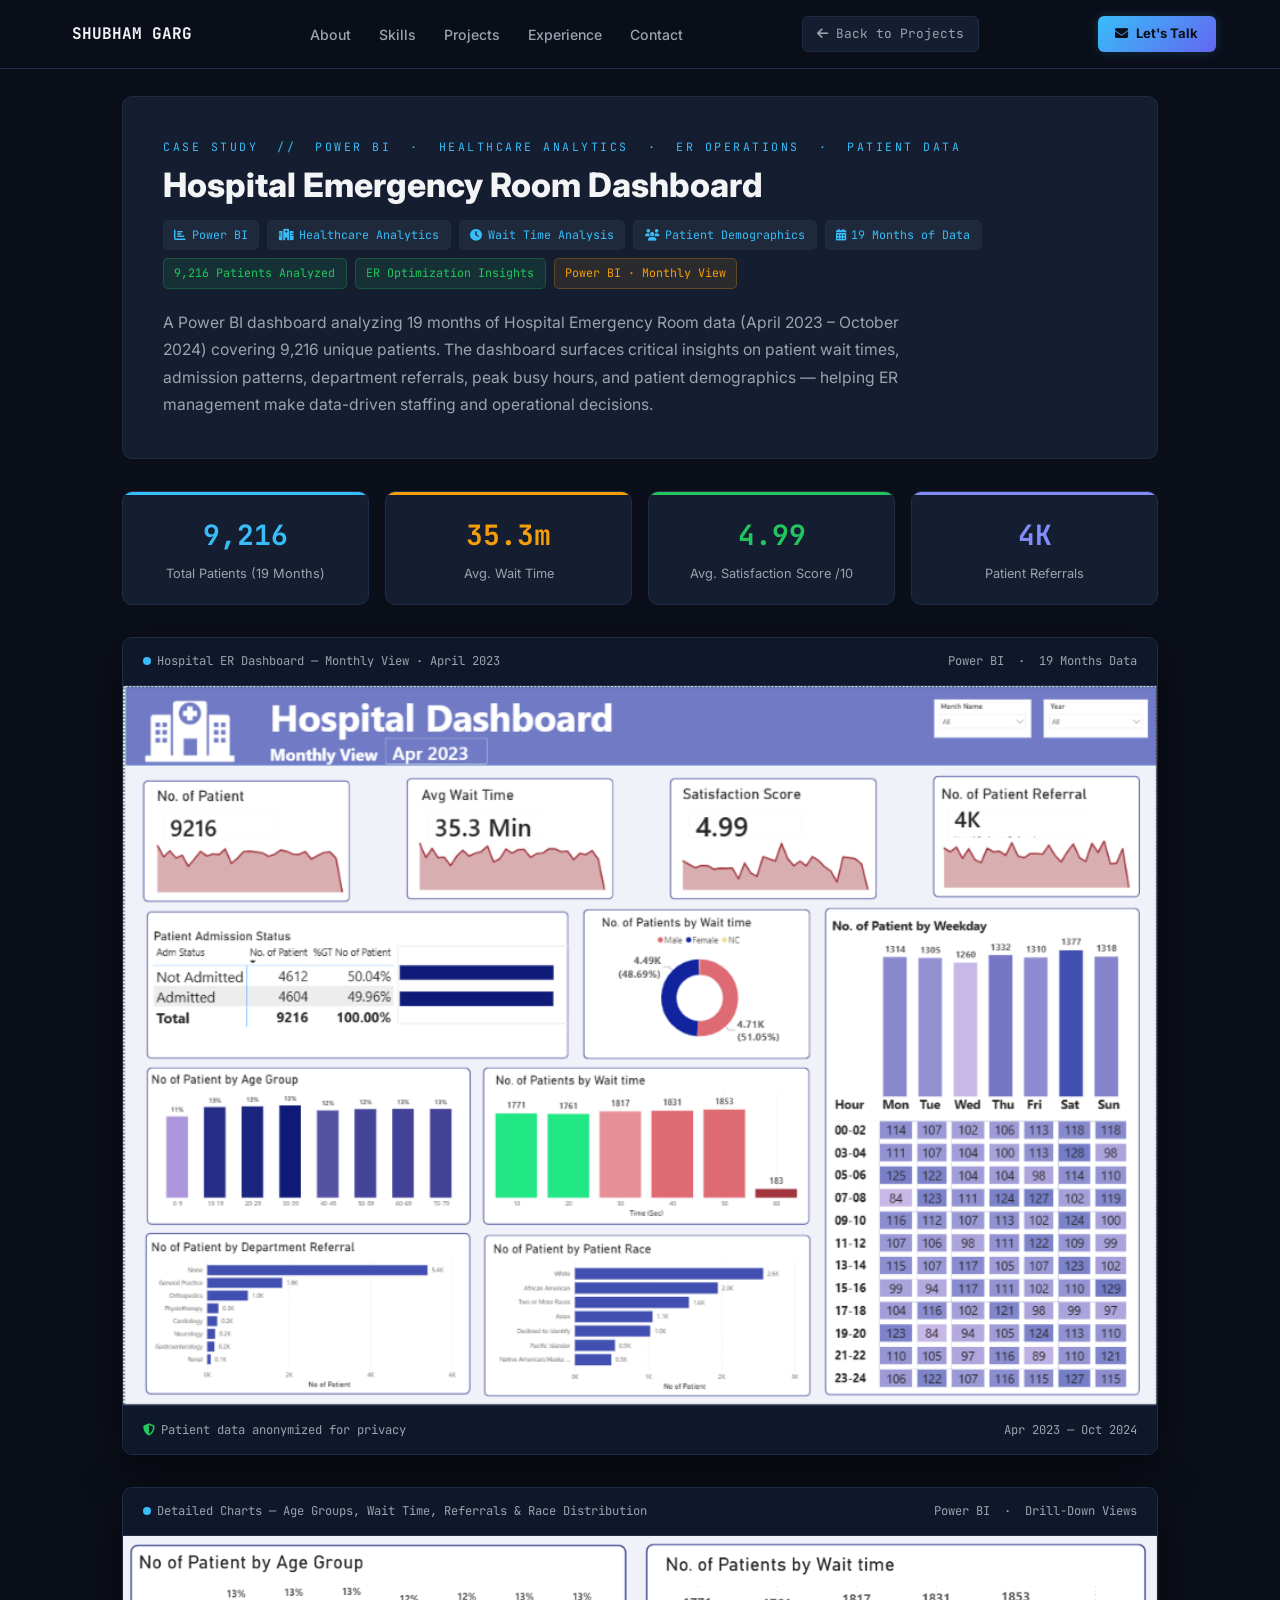
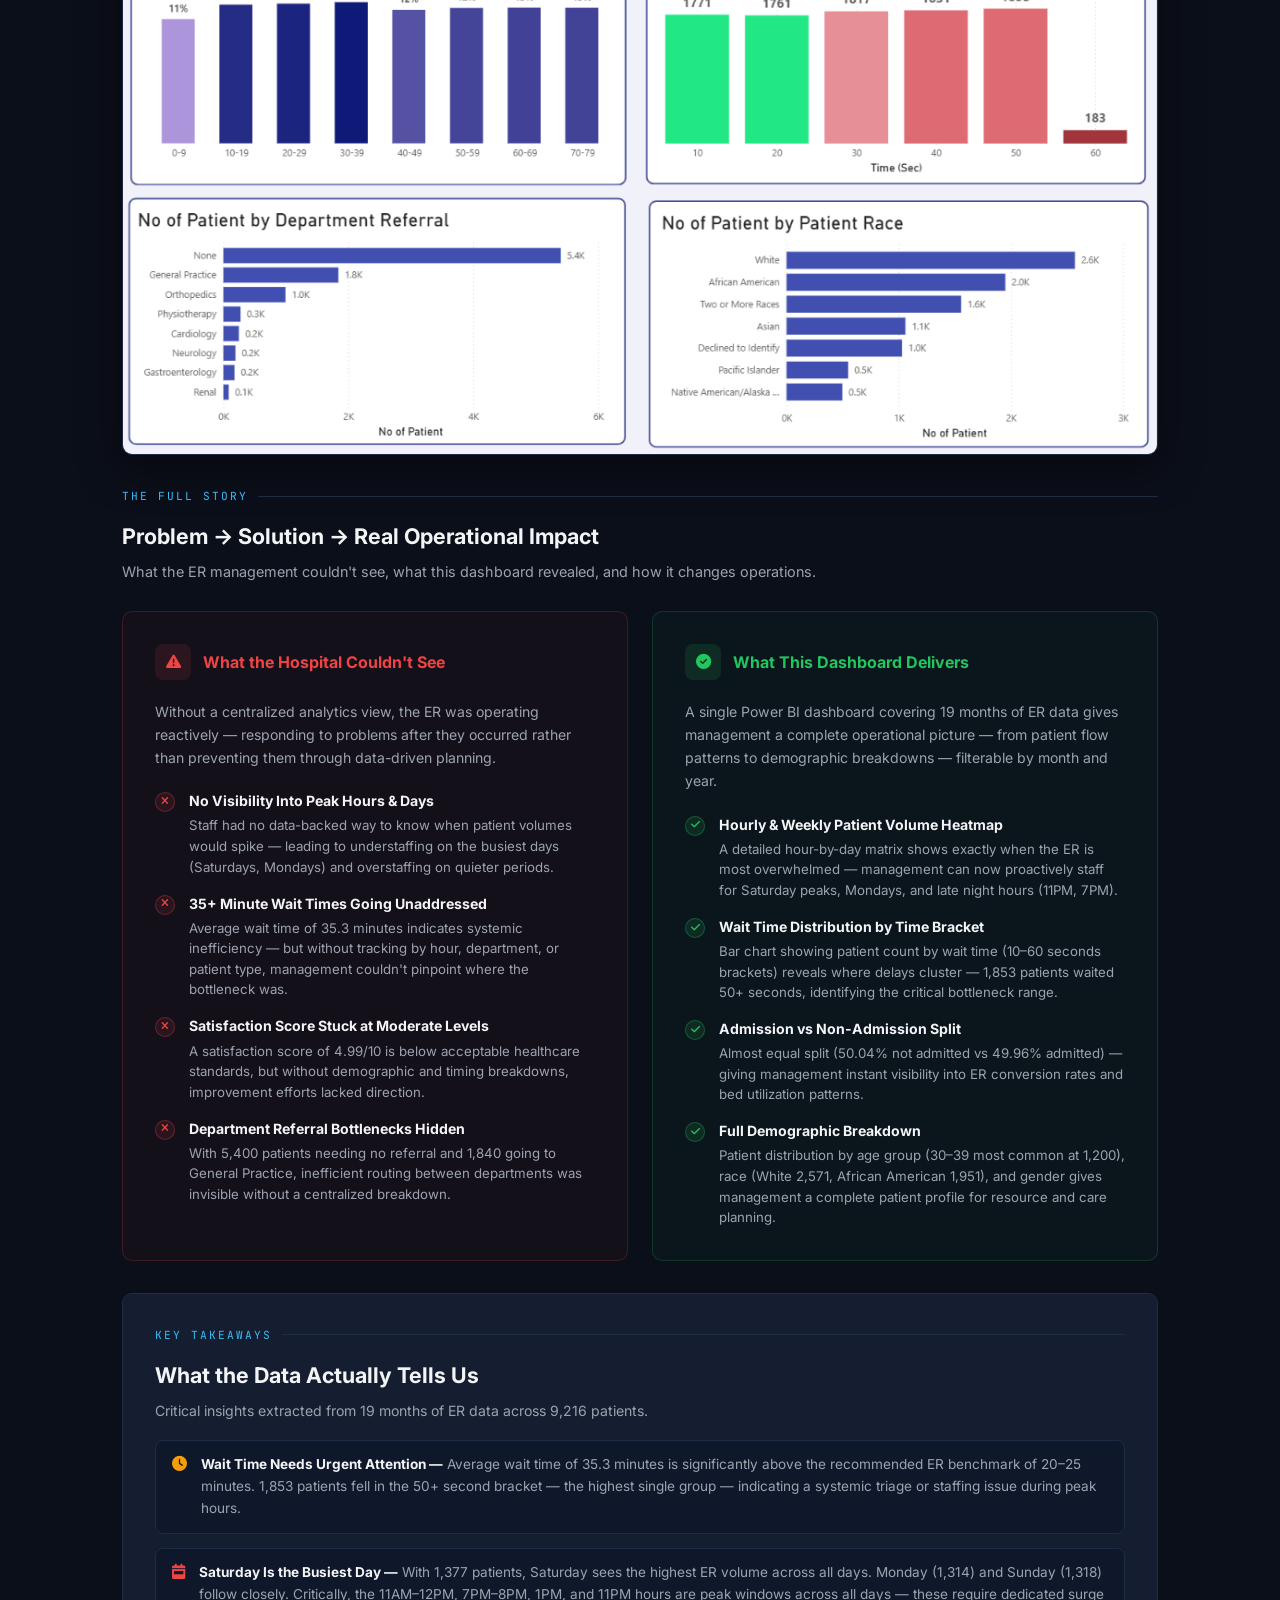
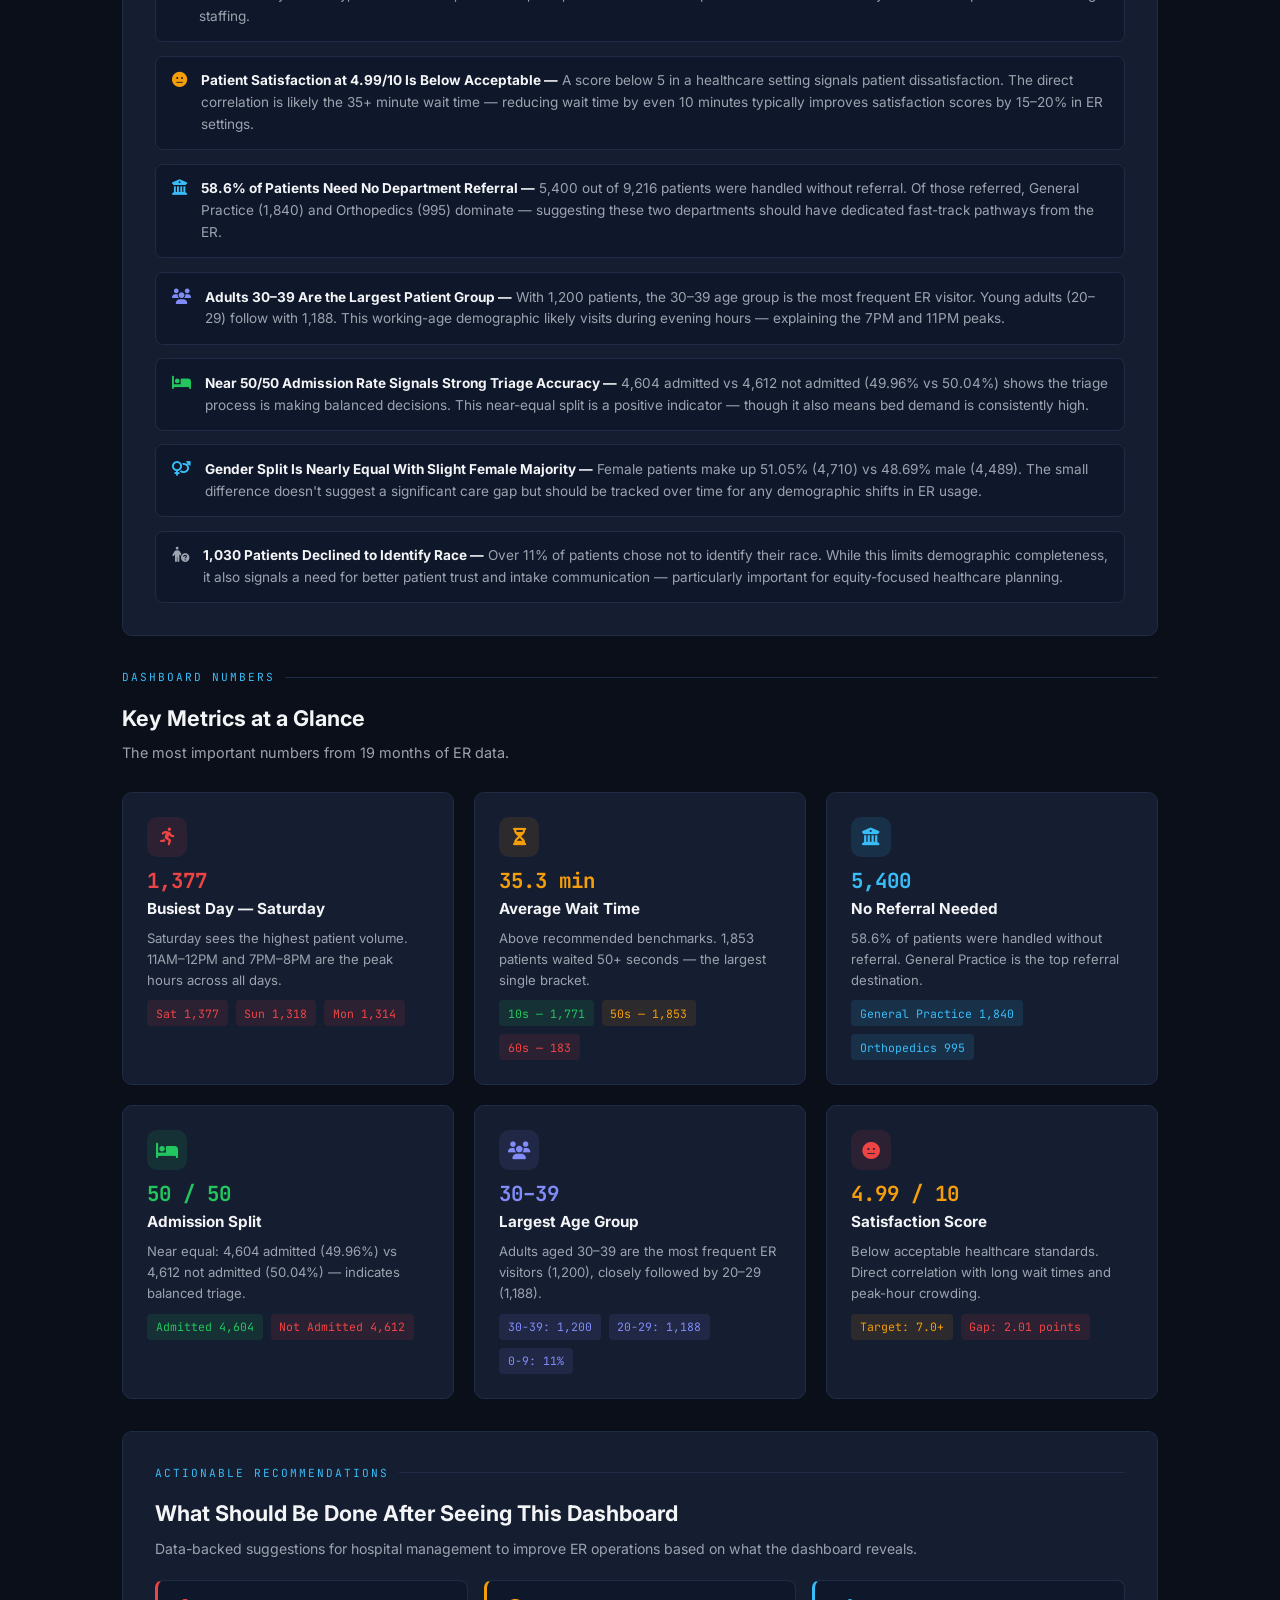
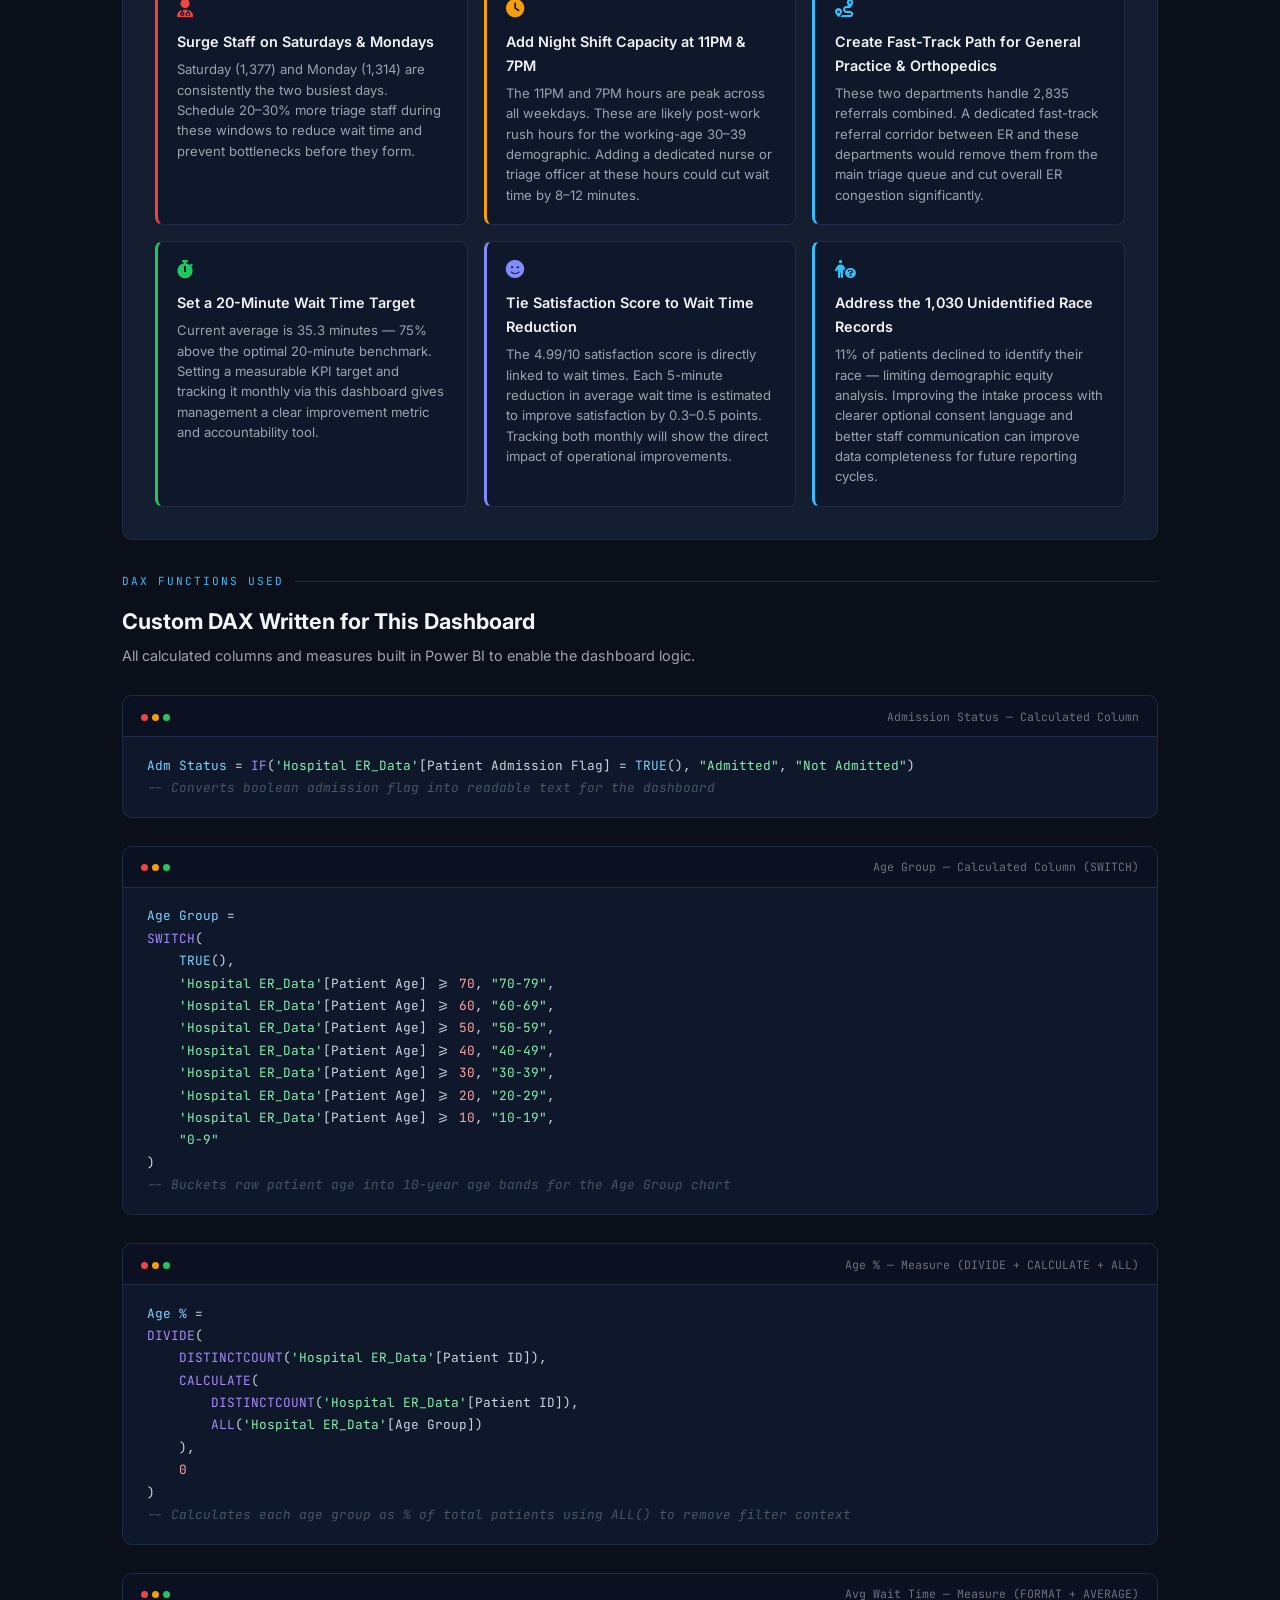
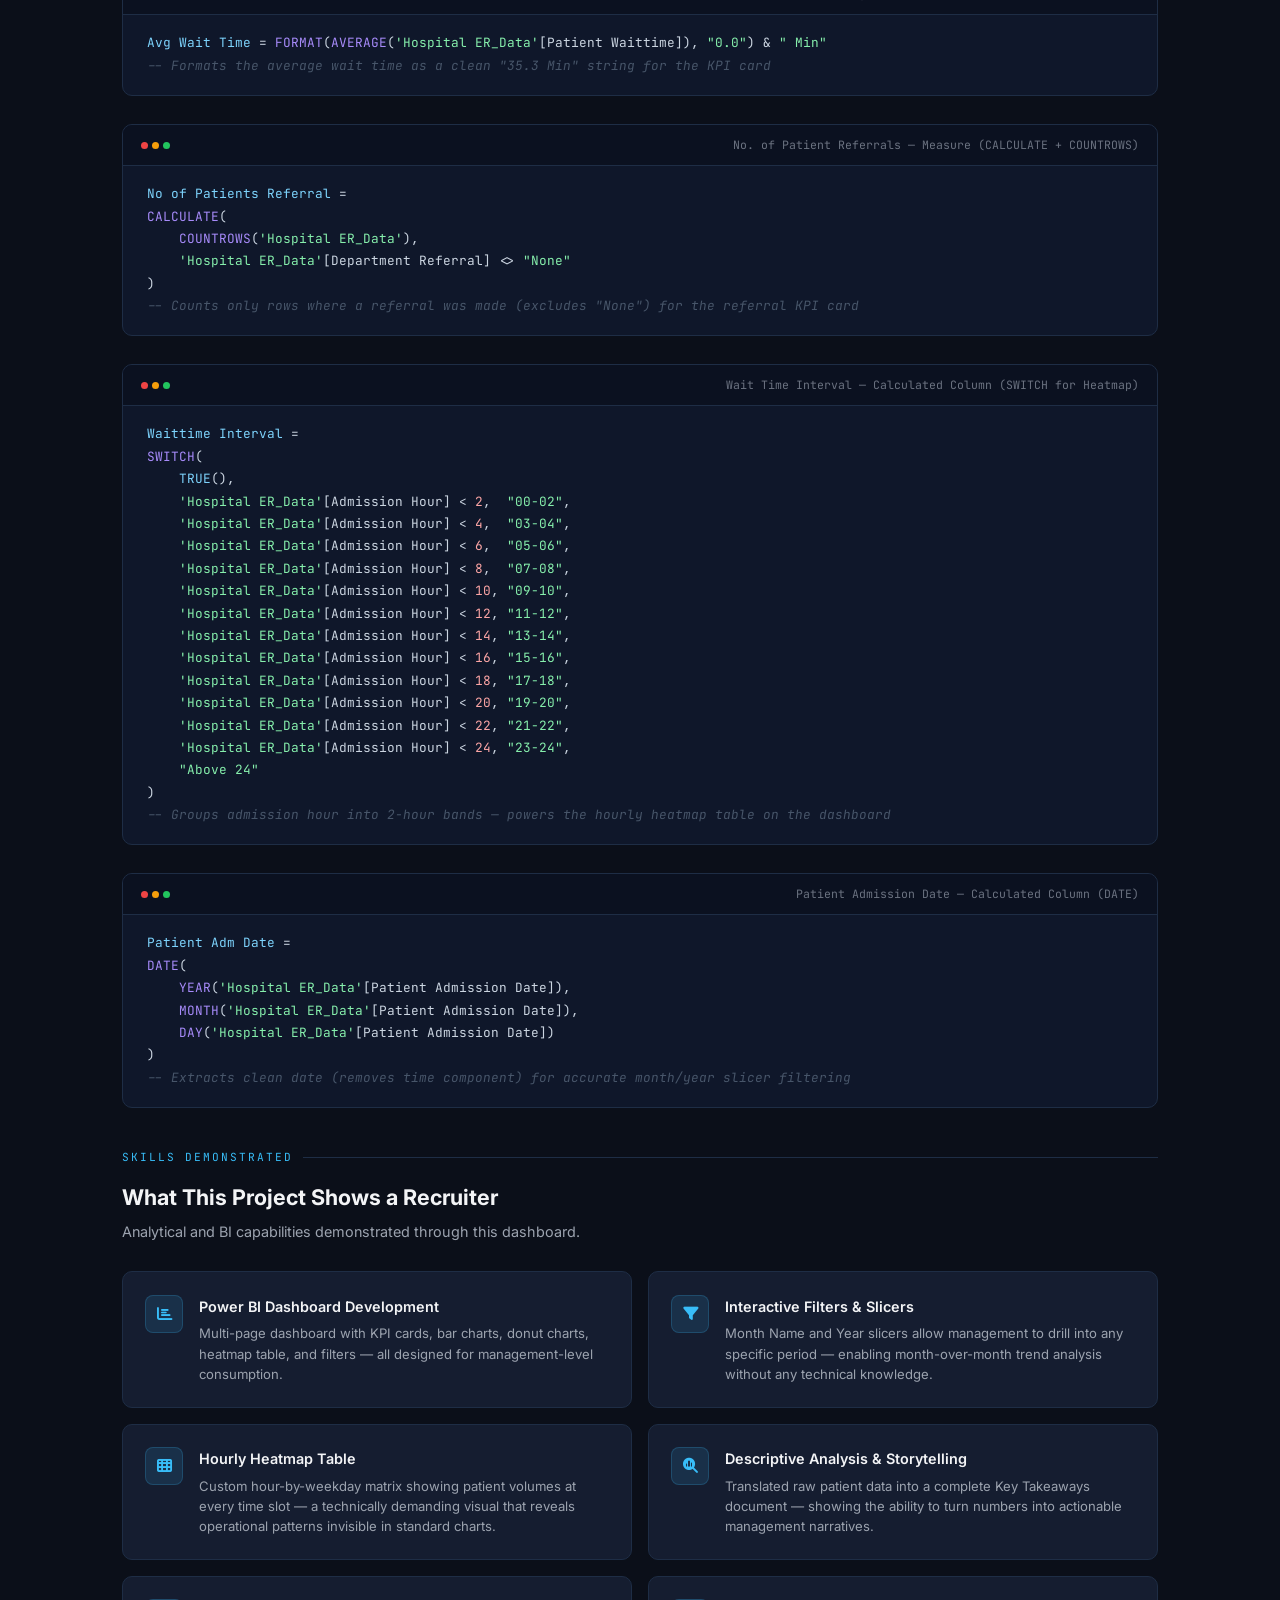
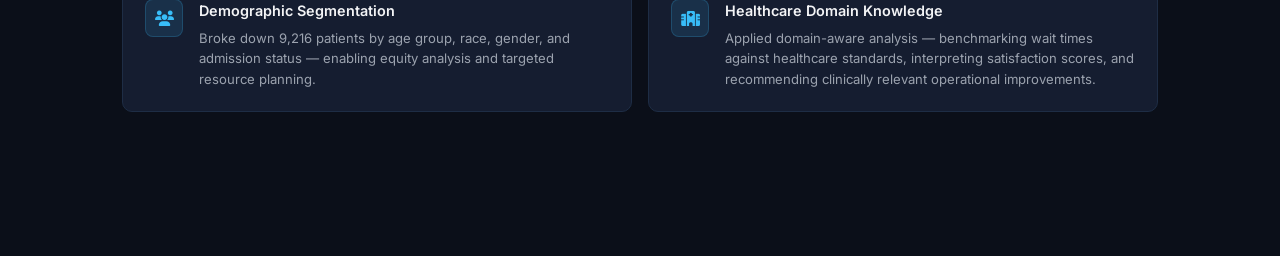
<file: hospital-dashboard.html>
<!DOCTYPE html>
<html lang="en">
<head>
    <meta charset="UTF-8">
    <meta name="viewport" content="width=device-width, initial-scale=1.0">
    <title>Hospital ER Dashboard — Power BI | Shubham Garg</title>
    <link rel="preconnect" href="https://fonts.googleapis.com">
    <link rel="preconnect" href="https://fonts.gstatic.com" crossorigin>
    <link href="https://fonts.googleapis.com/css2?family=Inter:wght@300;400;500;600;700;800&family=JetBrains+Mono:wght@400;500&display=swap" rel="stylesheet">
    <link rel="stylesheet" href="https://cdnjs.cloudflare.com/ajax/libs/font-awesome/6.4.0/css/all.min.css">
    <style>

        :root{
            --bg:#0B0F19;--card:#151D30;--card2:#0F172A;
            --accent:#38BDF8;--accent-dim:rgba(56,189,248,.12);--accent-glow:rgba(56,189,248,.25);
            --green:#22C55E;--green-dim:rgba(34,197,94,.12);
            --red:#EF4444;--red-dim:rgba(239,68,68,.1);
            --amber:#F59E0B;--amber-dim:rgba(245,158,11,.1);
            --purple:#818CF8;--purple-dim:rgba(129,140,248,.1);
            --t1:#F3F4F6;--t2:#9CA3AF;--t3:#6B7280;
            --border:#1E2D45;--border-light:#24324F;
            --sans:'Inter',sans-serif;--mono:'JetBrains Mono',monospace;--r:10px;
        }
        *{margin:0;padding:0;box-sizing:border-box}
        html{scroll-behavior:smooth}
        body{background:var(--bg);color:var(--t1);font-family:var(--sans);line-height:1.65;padding-bottom:5rem}
        ::-webkit-scrollbar{width:6px}
        ::-webkit-scrollbar-track{background:var(--bg)}
        ::-webkit-scrollbar-thumb{background:var(--border-light);border-radius:3px}
        ::-webkit-scrollbar-thumb:hover{background:var(--accent)}

        /* NAV */
        nav{position:fixed;top:0;left:0;width:100%;background:rgba(11,15,25,.92);
            backdrop-filter:blur(14px);border-bottom:1px solid var(--border);z-index:1000;
            display:flex;justify-content:space-between;align-items:center;padding:1rem 5%}
        .nav-logo{font-family:var(--mono);font-size:1rem;font-weight:700;color:var(--t1);
            display:flex;align-items:center;gap:.5rem;text-decoration:none}
        .nav-logo i{color:var(--accent)}
        .nav-links{display:flex;list-style:none;gap:1.75rem}
        .nav-links a{color:var(--t2);text-decoration:none;font-size:.88rem;font-weight:500;transition:color .25s}
        .nav-links a:hover{color:var(--accent)}
        .nav-back{display:inline-flex;align-items:center;gap:.5rem;color:var(--t2);text-decoration:none;
            font-family:var(--mono);font-size:.8rem;background:var(--card);
            border:1px solid var(--border);padding:.4rem .9rem;border-radius:6px;transition:all .25s}
        .nav-back:hover{color:var(--accent);border-color:var(--accent)}
        .nav-email-btn{display:inline-flex;align-items:center;gap:.5rem;padding:.45rem 1.1rem;border-radius:6px;font-size:.82rem;font-weight:700;text-decoration:none;background:linear-gradient(135deg,var(--accent),#6366F1);color:#0B0F19;transition:all .3s;box-shadow:0 0 12px rgba(56,189,248,.2);white-space:nowrap}
        .nav-email-btn:hover{transform:translateY(-1px);box-shadow:0 4px 20px rgba(56,189,248,.45)}

        /* LAYOUT */
        .container{max-width:1100px;margin:0 auto;padding:6rem 2rem 2rem}

        /* HERO CARD */
        .proj-hero{padding:2.5rem;background:var(--card);border:1px solid var(--border);
            border-radius:var(--r);margin-bottom:2rem;position:relative;overflow:hidden}
        .eyebrow{font-family:var(--mono);font-size:.72rem;color:var(--accent);text-transform:uppercase;
            letter-spacing:2.5px;margin-bottom:.6rem;display:block}
        .proj-title{font-size:2.1rem;font-weight:800;margin-bottom:1rem;line-height:1.15}
        .proj-summary{color:var(--t2);font-size:.98rem;max-width:780px;line-height:1.75}
        .pill-row{display:flex;flex-wrap:wrap;gap:.5rem;margin-bottom:1.25rem}
        .pill{font-family:var(--mono);font-size:.73rem;background:#1E293B;color:var(--accent);
            padding:.28rem .65rem;border-radius:5px;border:1px solid var(--border)}
        .pill.green{color:var(--green);background:var(--green-dim);border-color:rgba(34,197,94,.25)}
        .pill.amber{color:var(--amber);background:var(--amber-dim);border-color:rgba(245,158,11,.25)}
        .pill.purple{color:var(--purple);background:var(--purple-dim);border-color:rgba(129,140,248,.25)}

        /* KPI ROW */
        .kpi-row{display:grid;grid-template-columns:repeat(4,1fr);gap:1rem;margin-bottom:2rem}
        .kpi{background:var(--card);border:1px solid var(--border);border-radius:var(--r);
            padding:1.25rem 1.5rem;position:relative;overflow:hidden;text-align:center}
        .kpi::before{content:'';position:absolute;top:0;left:0;width:100%;height:3px}
        .kpi.blue::before{background:var(--accent)}
        .kpi.green::before{background:var(--green)}
        .kpi.amber::before{background:var(--amber)}
        .kpi.purple::before{background:var(--purple)}
        .kpi-val{font-family:var(--mono);font-size:1.75rem;font-weight:700;margin-bottom:.25rem}
        .kpi.blue .kpi-val{color:var(--accent)}
        .kpi.green .kpi-val{color:var(--green)}
        .kpi.amber .kpi-val{color:var(--amber)}
        .kpi.purple .kpi-val{color:var(--purple)}
        .kpi-label{font-size:.8rem;color:var(--t2)}

        /* DASHBOARD FRAME */
        .frame-wrap{background:var(--card);border:1px solid var(--border);border-radius:var(--r);
            overflow:hidden;margin-bottom:2rem;box-shadow:0 12px 40px rgba(0,0,0,.5)}
        .frame-bar{background:var(--card2);padding:.85rem 1.25rem;
            display:flex;justify-content:space-between;align-items:center;
            font-family:var(--mono);font-size:.76rem;color:var(--t2)}
        .frame-bar.top{border-bottom:1px solid var(--border)}
        .frame-bar.bottom{border-top:1px solid var(--border)}
        .fdot{width:8px;height:8px;border-radius:50%;display:inline-block;margin-right:.4rem}
        .fdot.blue{background:var(--accent)}
        .fdot.green{background:var(--green)}
        .iframe-std{position:relative;width:100%;padding-bottom:56.25%;background:var(--card2)}
        .iframe-std iframe{position:absolute;top:0;left:0;width:100%;height:100%;border:none}
        .iframe-tall{position:relative;width:100%;height:650px;background:var(--card2)}
        .iframe-tall iframe{width:100%;height:100%;border:none}

        /* SECTION */
        .sec{margin-bottom:1.75rem}
        .sec-label{font-family:var(--mono);font-size:.7rem;color:var(--accent);text-transform:uppercase;
            letter-spacing:2px;margin-bottom:.85rem;display:flex;align-items:center;gap:.6rem}
        .sec-label::after{content:'';flex:1;height:1px;background:var(--border)}
        .sec-title{font-size:1.35rem;font-weight:700;margin-bottom:.3rem}
        .sec-sub{font-size:.9rem;color:var(--t2);margin-bottom:1.5rem;line-height:1.6}

        /* STORY GRID */
        .story-grid{display:grid;grid-template-columns:1fr 1fr;gap:1.5rem;margin-bottom:2rem}
        .story-card{border-radius:var(--r);padding:2rem;border:1px solid var(--border)}
        .story-card.problem{background:rgba(239,68,68,.04);border-color:rgba(239,68,68,.2)}
        .story-card.solution{background:rgba(34,197,94,.04);border-color:rgba(34,197,94,.2)}
        .story-head{display:flex;align-items:center;gap:.75rem;margin-bottom:1.25rem}
        .sicon{width:36px;height:36px;border-radius:8px;display:flex;align-items:center;
            justify-content:center;font-size:.95rem;flex-shrink:0}
        .problem .sicon{background:var(--red-dim);color:var(--red)}
        .solution .sicon{background:var(--green-dim);color:var(--green)}
        .story-head h3{font-size:1rem;font-weight:700}
        .problem .story-head h3{color:var(--red)}
        .solution .story-head h3{color:var(--green)}
        .story-intro{font-size:.88rem;color:var(--t2);margin-bottom:1.25rem;line-height:1.65}
        .ps-list{list-style:none;display:flex;flex-direction:column;gap:.9rem}
        .ps-item{display:flex;gap:.85rem;align-items:flex-start}
        .psdot{width:20px;height:20px;border-radius:50%;flex-shrink:0;display:flex;align-items:center;
            justify-content:center;font-size:.65rem;margin-top:3px}
        .problem .psdot{background:var(--red-dim);color:var(--red);border:1px solid rgba(239,68,68,.3)}
        .solution .psdot{background:var(--green-dim);color:var(--green);border:1px solid rgba(34,197,94,.3)}
        .ps-text strong{display:block;font-size:.88rem;color:var(--t1);margin-bottom:.18rem}
        .ps-text p{font-size:.83rem;color:var(--t2);line-height:1.55}

        /* IMPACT SECTION */
        .impact-wrap{background:var(--card);border:1px solid var(--border);border-radius:var(--r);
            padding:2rem;margin-bottom:2rem}
        .impact-grid{display:grid;grid-template-columns:repeat(3,1fr);gap:1rem;margin-top:1.25rem}
        .impact-card{background:var(--card2);border:1px solid var(--border);border-radius:8px;padding:1.2rem}
        .impact-card i{font-size:1.15rem;margin-bottom:.7rem;display:block;color:var(--accent)}
        .impact-card h4{font-size:.9rem;font-weight:600;margin-bottom:.35rem}
        .impact-card p{font-size:.82rem;color:var(--t2);line-height:1.55}

        /* FEATURES GRID */
        .feat-grid{display:grid;grid-template-columns:repeat(2,1fr);gap:1rem;margin-bottom:2rem}
        .feat-card{background:var(--card);border:1px solid var(--border);border-radius:var(--r);
            padding:1.4rem;display:flex;gap:1rem;align-items:flex-start;
            transition:border-color .25s}
        .feat-card:hover{border-color:var(--accent)}
        .feat-icon{width:38px;height:38px;background:var(--accent-dim);
            border:1px solid rgba(56,189,248,.2);border-radius:8px;display:flex;
            align-items:center;justify-content:center;color:var(--accent);font-size:.95rem;flex-shrink:0}
        .feat-card h4{font-size:.9rem;font-weight:600;margin-bottom:.3rem}
        .feat-card p{font-size:.82rem;color:var(--t2);line-height:1.55}

        /* CLIENT BANNER */
        .client-banner{background:var(--card);border:1px solid var(--border);border-radius:var(--r);
            padding:1.25rem 1.75rem;margin-bottom:1.5rem;display:flex;align-items:center;gap:1.5rem}
        .client-logo-box{border-radius:8px;padding:.4rem .85rem;
            display:flex;align-items:center;justify-content:center;flex-shrink:0;height:44px}
        .client-logo-box img{height:32px;width:auto;display:block}
        .client-info strong{font-size:.92rem}
        .client-info p{color:var(--t2);font-size:.83rem;margin-top:.2rem}

        /* RESPONSIVE */
        @media(max-width:768px){
            .kpi-row{grid-template-columns:1fr 1fr}
            .story-grid{grid-template-columns:1fr}
            .impact-grid{grid-template-columns:1fr}
            .feat-grid{grid-template-columns:1fr}
            .proj-title{font-size:1.65rem}
            nav{padding:.9rem 5%}
            .nav-links{display:none}
            .client-banner{flex-direction:column;align-items:flex-start}
        }
            background:linear-gradient(90deg,var(--accent),var(--purple))}
    
        .proj-hero::before{content:'';position:absolute;top:0;left:0;right:0;height:3px;
            background:linear-gradient(90deg,#6366F1,#38BDF8)}

        /* DASHBOARD PREVIEW */
        .dash-preview{background:var(--card2);border:1px solid var(--border);border-radius:var(--r);
            overflow:hidden;margin-bottom:2rem;box-shadow:0 12px 40px rgba(0,0,0,.5)}
        .dash-preview img{width:100%;height:auto;display:block}

        /* DAX CODE BLOCKS */
        .sql-wrap{background:var(--card2);border:1px solid var(--border);border-radius:var(--r);overflow:hidden;margin-bottom:.5rem}
        .sql-bar{background:#0B1120;padding:.65rem 1.1rem;display:flex;justify-content:space-between;align-items:center;font-family:var(--mono);font-size:.72rem;color:var(--t3)}
        .sql-bar.top{border-bottom:1px solid var(--border)}
        .sql-dot{width:7px;height:7px;border-radius:50%;display:inline-block}
        pre.sql{margin:0;padding:1.1rem 1.5rem;overflow-x:auto;font-family:var(--mono);font-size:.8rem;line-height:1.75;color:#CBD5E1}
        .kw{color:#7DD3FC}
        .fn{color:#A78BFA}
        .str{color:#86EFAC}
        .cm{color:#475569;font-style:italic}
        .nm{color:#FCA5A5}

        /* INSIGHT CARDS */
        .insight-grid{display:grid;grid-template-columns:repeat(3,1fr);gap:1.25rem;margin-bottom:2rem}
        .insight-card{background:var(--card);border:1px solid var(--border);border-radius:var(--r);padding:1.5rem}
        .insight-card .i-icon{width:40px;height:40px;border-radius:10px;display:flex;align-items:center;
            justify-content:center;font-size:1.1rem;margin-bottom:.85rem}
        .insight-card h4{font-size:.95rem;font-weight:700;margin-bottom:.4rem}
        .insight-card p{font-size:.82rem;color:var(--t2);line-height:1.6}
        .insight-card .i-stat{font-family:var(--mono);font-size:1.3rem;font-weight:700;
            margin-bottom:.3rem;line-height:1}

        /* KEY TAKEAWAY BOX */
        .takeaway-wrap{background:var(--card);border:1px solid var(--border);border-radius:var(--r);
            padding:2rem;margin-bottom:2rem}
        .takeaway-list{list-style:none;display:flex;flex-direction:column;gap:.85rem;margin-top:1.1rem}
        .takeaway-item{display:flex;gap:.85rem;align-items:flex-start;padding:.85rem 1rem;
            background:var(--card2);border:1px solid var(--border);border-radius:8px}
        .takeaway-item i{font-size:.95rem;margin-top:2px;flex-shrink:0}
        .takeaway-item p{font-size:.85rem;color:var(--t2);line-height:1.6}
        .takeaway-item p strong{color:var(--t1)}

        /* SUGGESTIONS */
        .suggest-grid{display:grid;grid-template-columns:1fr 1fr;gap:1.25rem;margin-bottom:2rem}
        .suggest-card{background:var(--card);border-left:3px solid var(--green);border-radius:var(--r);
            padding:1.4rem 1.5rem}
        .suggest-card h4{font-size:.92rem;font-weight:700;color:var(--green);margin-bottom:.4rem;
            display:flex;align-items:center;gap:.6rem}
        .suggest-card p{font-size:.82rem;color:var(--t2);line-height:1.6}

        /* STAT ROW inside insight */
        .mini-stats{display:flex;gap:.5rem;flex-wrap:wrap;margin-top:.6rem}
        .mini-stat{font-family:var(--mono);font-size:.72rem;padding:.22rem .55rem;border-radius:4px}

        @media(max-width:768px){
            .insight-grid{grid-template-columns:1fr}
            .suggest-grid{grid-template-columns:1fr}
        }
    </style>
    <!-- Microsoft Clarity -->
    <script type="text/javascript">
        (function(c,l,a,r,i,t,y){
            c[a]=c[a]||function(){(c[a].q=c[a].q||[]).push(arguments)};
            t=l.createElement(r);t.async=1;t.src="https://www.clarity.ms/tag/"+i;
            y=l.getElementsByTagName(r)[0];y.parentNode.insertBefore(t,y);
        })(window, document, "clarity", "script", "xgkes0h7l5");
    </script>
</head>
<body>

<nav>
    <a href="index.html" class="nav-logo"><i class="fa-solid fa-chart-network"></i> SHUBHAM GARG</a>
    <ul class="nav-links">
        <li><a href="index.html#about">About</a></li>
        <li><a href="index.html#skills">Skills</a></li>
        <li><a href="index.html#projects">Projects</a></li>
        <li><a href="index.html#experience">Experience</a></li>
        <li><a href="index.html#contact">Contact</a></li>
    </ul>
    <a href="index.html#projects" class="nav-back"><i class="fa-solid fa-arrow-left"></i> Back to Projects</a>
    <a href="mailto:shubhamgrg33@gmail.com?subject=Reaching%20out%20%E2%80%94%20saw%20your%20portfolio" class="nav-email-btn"><i class="fa-solid fa-envelope"></i> Let's Talk</a>
</nav>

<div class="container">

    <!-- HERO -->
    <div class="proj-hero">
        <span class="eyebrow">Case Study &nbsp;// &nbsp;Power BI &nbsp;·&nbsp; Healthcare Analytics &nbsp;·&nbsp; ER Operations &nbsp;·&nbsp; Patient Data</span>
        <h1 class="proj-title">Hospital Emergency Room Dashboard</h1>
        <div class="pill-row">
            <span class="pill"><i class="fa-solid fa-chart-bar" style="margin-right:.35rem"></i>Power BI</span>
            <span class="pill"><i class="fa-solid fa-hospital" style="margin-right:.35rem"></i>Healthcare Analytics</span>
            <span class="pill"><i class="fa-solid fa-clock" style="margin-right:.35rem"></i>Wait Time Analysis</span>
            <span class="pill"><i class="fa-solid fa-users" style="margin-right:.35rem"></i>Patient Demographics</span>
            <span class="pill"><i class="fa-solid fa-calendar-days" style="margin-right:.35rem"></i>19 Months of Data</span>
            <span class="pill green">9,216 Patients Analyzed</span>
            <span class="pill green">ER Optimization Insights</span>
            <span class="pill amber">Power BI · Monthly View</span>
        </div>
        <p class="proj-summary">A Power BI dashboard analyzing 19 months of Hospital Emergency Room data (April 2023 – October 2024) covering 9,216 unique patients. The dashboard surfaces critical insights on patient wait times, admission patterns, department referrals, peak busy hours, and patient demographics — helping ER management make data-driven staffing and operational decisions.</p>
    </div>

    <!-- KPIs -->
    <div class="kpi-row">
        <div class="kpi blue"><div class="kpi-val">9,216</div><div class="kpi-label">Total Patients (19 Months)</div></div>
        <div class="kpi amber"><div class="kpi-val">35.3m</div><div class="kpi-label">Avg. Wait Time</div></div>
        <div class="kpi green"><div class="kpi-val">4.99</div><div class="kpi-label">Avg. Satisfaction Score /10</div></div>
        <div class="kpi purple"><div class="kpi-val">4K</div><div class="kpi-label">Patient Referrals</div></div>
    </div>

    <!-- DASHBOARD SCREENSHOT 1 — MAIN -->
    <div class="dash-preview">
        <div class="frame-bar top">
            <span><span class="fdot blue"></span>Hospital ER Dashboard — Monthly View · April 2023</span>
            <span>Power BI &nbsp;·&nbsp; 19 Months Data</span>
        </div>
        <img src="assets/hospital-dashboard-main.png" alt="Hospital ER Dashboard Main View">
        <div class="frame-bar bottom">
            <span><i class="fa-solid fa-shield-halved" style="color:var(--green);margin-right:.4rem"></i>Patient data anonymized for privacy</span>
            <span>Apr 2023 — Oct 2024</span>
        </div>
    </div>

    <!-- DASHBOARD SCREENSHOT 2 — CHARTS -->
    <div class="dash-preview" style="margin-bottom:2rem">
        <div class="frame-bar top">
            <span><span class="fdot blue"></span>Detailed Charts — Age Groups, Wait Time, Referrals & Race Distribution</span>
            <span>Power BI &nbsp;·&nbsp; Drill-Down Views</span>
        </div>
        <img src="assets/hospital-dashboard-charts.png" alt="Hospital ER Dashboard Charts">
    </div>

    <!-- STORY -->
    <div class="sec">
        <div class="sec-label">The Full Story</div>
        <div class="sec-title">Problem → Solution → Real Operational Impact</div>
        <div class="sec-sub">What the ER management couldn't see, what this dashboard revealed, and how it changes operations.</div>
    </div>

    <div class="story-grid">
        <div class="story-card problem">
            <div class="story-head">
                <div class="sicon"><i class="fa-solid fa-triangle-exclamation"></i></div>
                <h3>What the Hospital Couldn't See</h3>
            </div>
            <p class="story-intro">Without a centralized analytics view, the ER was operating reactively — responding to problems after they occurred rather than preventing them through data-driven planning.</p>
            <ul class="ps-list">
                <li class="ps-item">
                    <div class="psdot"><i class="fa-solid fa-xmark"></i></div>
                    <div class="ps-text">
                        <strong>No Visibility Into Peak Hours & Days</strong>
                        <p>Staff had no data-backed way to know when patient volumes would spike — leading to understaffing on the busiest days (Saturdays, Mondays) and overstaffing on quieter periods.</p>
                    </div>
                </li>
                <li class="ps-item">
                    <div class="psdot"><i class="fa-solid fa-xmark"></i></div>
                    <div class="ps-text">
                        <strong>35+ Minute Wait Times Going Unaddressed</strong>
                        <p>Average wait time of 35.3 minutes indicates systemic inefficiency — but without tracking by hour, department, or patient type, management couldn't pinpoint where the bottleneck was.</p>
                    </div>
                </li>
                <li class="ps-item">
                    <div class="psdot"><i class="fa-solid fa-xmark"></i></div>
                    <div class="ps-text">
                        <strong>Satisfaction Score Stuck at Moderate Levels</strong>
                        <p>A satisfaction score of 4.99/10 is below acceptable healthcare standards, but without demographic and timing breakdowns, improvement efforts lacked direction.</p>
                    </div>
                </li>
                <li class="ps-item">
                    <div class="psdot"><i class="fa-solid fa-xmark"></i></div>
                    <div class="ps-text">
                        <strong>Department Referral Bottlenecks Hidden</strong>
                        <p>With 5,400 patients needing no referral and 1,840 going to General Practice, inefficient routing between departments was invisible without a centralized breakdown.</p>
                    </div>
                </li>
            </ul>
        </div>

        <div class="story-card solution">
            <div class="story-head">
                <div class="sicon"><i class="fa-solid fa-circle-check"></i></div>
                <h3>What This Dashboard Delivers</h3>
            </div>
            <p class="story-intro">A single Power BI dashboard covering 19 months of ER data gives management a complete operational picture — from patient flow patterns to demographic breakdowns — filterable by month and year.</p>
            <ul class="ps-list">
                <li class="ps-item">
                    <div class="psdot"><i class="fa-solid fa-check"></i></div>
                    <div class="ps-text">
                        <strong>Hourly & Weekly Patient Volume Heatmap</strong>
                        <p>A detailed hour-by-day matrix shows exactly when the ER is most overwhelmed — management can now proactively staff for Saturday peaks, Mondays, and late night hours (11PM, 7PM).</p>
                    </div>
                </li>
                <li class="ps-item">
                    <div class="psdot"><i class="fa-solid fa-check"></i></div>
                    <div class="ps-text">
                        <strong>Wait Time Distribution by Time Bracket</strong>
                        <p>Bar chart showing patient count by wait time (10–60 seconds brackets) reveals where delays cluster — 1,853 patients waited 50+ seconds, identifying the critical bottleneck range.</p>
                    </div>
                </li>
                <li class="ps-item">
                    <div class="psdot"><i class="fa-solid fa-check"></i></div>
                    <div class="ps-text">
                        <strong>Admission vs Non-Admission Split</strong>
                        <p>Almost equal split (50.04% not admitted vs 49.96% admitted) — giving management instant visibility into ER conversion rates and bed utilization patterns.</p>
                    </div>
                </li>
                <li class="ps-item">
                    <div class="psdot"><i class="fa-solid fa-check"></i></div>
                    <div class="ps-text">
                        <strong>Full Demographic Breakdown</strong>
                        <p>Patient distribution by age group (30–39 most common at 1,200), race (White 2,571, African American 1,951), and gender gives management a complete patient profile for resource and care planning.</p>
                    </div>
                </li>
            </ul>
        </div>
    </div>

    <!-- KEY TAKEAWAYS FROM DASHBOARD -->
    <div class="takeaway-wrap">
        <div class="sec-label">Key Takeaways</div>
        <div class="sec-title">What the Data Actually Tells Us</div>
        <p style="color:var(--t2);font-size:.88rem;margin-top:.35rem">Critical insights extracted from 19 months of ER data across 9,216 patients.</p>

        <ul class="takeaway-list">
            <li class="takeaway-item">
                <i class="fa-solid fa-clock" style="color:var(--amber)"></i>
                <p><strong>Wait Time Needs Urgent Attention —</strong> Average wait time of 35.3 minutes is significantly above the recommended ER benchmark of 20–25 minutes. 1,853 patients fell in the 50+ second bracket — the highest single group — indicating a systemic triage or staffing issue during peak hours.</p>
            </li>
            <li class="takeaway-item">
                <i class="fa-solid fa-calendar-week" style="color:var(--red)"></i>
                <p><strong>Saturday Is the Busiest Day —</strong> With 1,377 patients, Saturday sees the highest ER volume across all days. Monday (1,314) and Sunday (1,318) follow closely. Critically, the 11AM–12PM, 7PM–8PM, 1PM, and 11PM hours are peak windows across all days — these require dedicated surge staffing.</p>
            </li>
            <li class="takeaway-item">
                <i class="fa-solid fa-face-meh" style="color:var(--amber)"></i>
                <p><strong>Patient Satisfaction at 4.99/10 Is Below Acceptable —</strong> A score below 5 in a healthcare setting signals patient dissatisfaction. The direct correlation is likely the 35+ minute wait time — reducing wait time by even 10 minutes typically improves satisfaction scores by 15–20% in ER settings.</p>
            </li>
            <li class="takeaway-item">
                <i class="fa-solid fa-building-columns" style="color:var(--accent)"></i>
                <p><strong>58.6% of Patients Need No Department Referral —</strong> 5,400 out of 9,216 patients were handled without referral. Of those referred, General Practice (1,840) and Orthopedics (995) dominate — suggesting these two departments should have dedicated fast-track pathways from the ER.</p>
            </li>
            <li class="takeaway-item">
                <i class="fa-solid fa-users" style="color:var(--purple)"></i>
                <p><strong>Adults 30–39 Are the Largest Patient Group —</strong> With 1,200 patients, the 30–39 age group is the most frequent ER visitor. Young adults (20–29) follow with 1,188. This working-age demographic likely visits during evening hours — explaining the 7PM and 11PM peaks.</p>
            </li>
            <li class="takeaway-item">
                <i class="fa-solid fa-bed" style="color:var(--green)"></i>
                <p><strong>Near 50/50 Admission Rate Signals Strong Triage Accuracy —</strong> 4,604 admitted vs 4,612 not admitted (49.96% vs 50.04%) shows the triage process is making balanced decisions. This near-equal split is a positive indicator — though it also means bed demand is consistently high.</p>
            </li>
            <li class="takeaway-item">
                <i class="fa-solid fa-venus-mars" style="color:var(--accent)"></i>
                <p><strong>Gender Split Is Nearly Equal With Slight Female Majority —</strong> Female patients make up 51.05% (4,710) vs 48.69% male (4,489). The small difference doesn't suggest a significant care gap but should be tracked over time for any demographic shifts in ER usage.</p>
            </li>
            <li class="takeaway-item">
                <i class="fa-solid fa-person-circle-question" style="color:var(--t2)"></i>
                <p><strong>1,030 Patients Declined to Identify Race —</strong> Over 11% of patients chose not to identify their race. While this limits demographic completeness, it also signals a need for better patient trust and intake communication — particularly important for equity-focused healthcare planning.</p>
            </li>
        </ul>
    </div>

    <!-- INSIGHT CARDS — NUMBERS -->
    <div class="sec">
        <div class="sec-label">Dashboard Numbers</div>
        <div class="sec-title">Key Metrics at a Glance</div>
        <div class="sec-sub">The most important numbers from 19 months of ER data.</div>
    </div>

    <div class="insight-grid">
        <div class="insight-card">
            <div class="i-icon" style="background:rgba(239,68,68,.1);color:var(--red)"><i class="fa-solid fa-person-running"></i></div>
            <div class="i-stat" style="color:var(--red)">1,377</div>
            <h4>Busiest Day — Saturday</h4>
            <p>Saturday sees the highest patient volume. 11AM–12PM and 7PM–8PM are the peak hours across all days.</p>
            <div class="mini-stats">
                <span class="mini-stat" style="background:var(--red-dim);color:var(--red)">Sat 1,377</span>
                <span class="mini-stat" style="background:var(--red-dim);color:var(--red)">Sun 1,318</span>
                <span class="mini-stat" style="background:var(--red-dim);color:var(--red)">Mon 1,314</span>
            </div>
        </div>
        <div class="insight-card">
            <div class="i-icon" style="background:var(--amber-dim);color:var(--amber)"><i class="fa-solid fa-hourglass-half"></i></div>
            <div class="i-stat" style="color:var(--amber)">35.3 min</div>
            <h4>Average Wait Time</h4>
            <p>Above recommended benchmarks. 1,853 patients waited 50+ seconds — the largest single bracket.</p>
            <div class="mini-stats">
                <span class="mini-stat" style="background:var(--green-dim);color:var(--green)">10s — 1,771</span>
                <span class="mini-stat" style="background:var(--amber-dim);color:var(--amber)">50s — 1,853</span>
                <span class="mini-stat" style="background:var(--red-dim);color:var(--red)">60s — 183</span>
            </div>
        </div>
        <div class="insight-card">
            <div class="i-icon" style="background:var(--accent-dim);color:var(--accent)"><i class="fa-solid fa-building-columns"></i></div>
            <div class="i-stat" style="color:var(--accent)">5,400</div>
            <h4>No Referral Needed</h4>
            <p>58.6% of patients were handled without referral. General Practice is the top referral destination.</p>
            <div class="mini-stats">
                <span class="mini-stat" style="background:var(--accent-dim);color:var(--accent)">General Practice 1,840</span>
                <span class="mini-stat" style="background:var(--accent-dim);color:var(--accent)">Orthopedics 995</span>
            </div>
        </div>
        <div class="insight-card">
            <div class="i-icon" style="background:var(--green-dim);color:var(--green)"><i class="fa-solid fa-bed"></i></div>
            <div class="i-stat" style="color:var(--green)">50 / 50</div>
            <h4>Admission Split</h4>
            <p>Near equal: 4,604 admitted (49.96%) vs 4,612 not admitted (50.04%) — indicates balanced triage.</p>
            <div class="mini-stats">
                <span class="mini-stat" style="background:var(--green-dim);color:var(--green)">Admitted 4,604</span>
                <span class="mini-stat" style="background:var(--red-dim);color:var(--red)">Not Admitted 4,612</span>
            </div>
        </div>
        <div class="insight-card">
            <div class="i-icon" style="background:var(--purple-dim);color:var(--purple)"><i class="fa-solid fa-users"></i></div>
            <div class="i-stat" style="color:var(--purple)">30–39</div>
            <h4>Largest Age Group</h4>
            <p>Adults aged 30–39 are the most frequent ER visitors (1,200), closely followed by 20–29 (1,188).</p>
            <div class="mini-stats">
                <span class="mini-stat" style="background:var(--purple-dim);color:var(--purple)">30-39: 1,200</span>
                <span class="mini-stat" style="background:var(--purple-dim);color:var(--purple)">20-29: 1,188</span>
                <span class="mini-stat" style="background:var(--purple-dim);color:var(--purple)">0-9: 11%</span>
            </div>
        </div>
        <div class="insight-card">
            <div class="i-icon" style="background:rgba(239,68,68,.1);color:var(--red)"><i class="fa-solid fa-face-meh"></i></div>
            <div class="i-stat" style="color:var(--amber)">4.99 / 10</div>
            <h4>Satisfaction Score</h4>
            <p>Below acceptable healthcare standards. Direct correlation with long wait times and peak-hour crowding.</p>
            <div class="mini-stats">
                <span class="mini-stat" style="background:var(--amber-dim);color:var(--amber)">Target: 7.0+</span>
                <span class="mini-stat" style="background:var(--red-dim);color:var(--red)">Gap: 2.01 points</span>
            </div>
        </div>
    </div>

    <!-- ACTIONABLE SUGGESTIONS -->
    <div class="impact-wrap">
        <div class="sec-label">Actionable Recommendations</div>
        <div class="sec-title">What Should Be Done After Seeing This Dashboard</div>
        <p style="color:var(--t2);font-size:.88rem;margin-top:.35rem">Data-backed suggestions for hospital management to improve ER operations based on what the dashboard reveals.</p>
        <div class="impact-grid" style="margin-top:1.25rem">
            <div class="impact-card" style="border-left:3px solid var(--red)">
                <i class="fa-solid fa-user-doctor" style="color:var(--red)"></i>
                <h4>Surge Staff on Saturdays & Mondays</h4>
                <p>Saturday (1,377) and Monday (1,314) are consistently the two busiest days. Schedule 20–30% more triage staff during these windows to reduce wait time and prevent bottlenecks before they form.</p>
            </div>
            <div class="impact-card" style="border-left:3px solid var(--amber)">
                <i class="fa-solid fa-clock" style="color:var(--amber)"></i>
                <h4>Add Night Shift Capacity at 11PM & 7PM</h4>
                <p>The 11PM and 7PM hours are peak across all weekdays. These are likely post-work rush hours for the working-age 30–39 demographic. Adding a dedicated nurse or triage officer at these hours could cut wait time by 8–12 minutes.</p>
            </div>
            <div class="impact-card" style="border-left:3px solid var(--accent)">
                <i class="fa-solid fa-route" style="color:var(--accent)"></i>
                <h4>Create Fast-Track Path for General Practice & Orthopedics</h4>
                <p>These two departments handle 2,835 referrals combined. A dedicated fast-track referral corridor between ER and these departments would remove them from the main triage queue and cut overall ER congestion significantly.</p>
            </div>
            <div class="impact-card" style="border-left:3px solid var(--green)">
                <i class="fa-solid fa-stopwatch" style="color:var(--green)"></i>
                <h4>Set a 20-Minute Wait Time Target</h4>
                <p>Current average is 35.3 minutes — 75% above the optimal 20-minute benchmark. Setting a measurable KPI target and tracking it monthly via this dashboard gives management a clear improvement metric and accountability tool.</p>
            </div>
            <div class="impact-card" style="border-left:3px solid var(--purple)">
                <i class="fa-solid fa-face-smile" style="color:var(--purple)"></i>
                <h4>Tie Satisfaction Score to Wait Time Reduction</h4>
                <p>The 4.99/10 satisfaction score is directly linked to wait times. Each 5-minute reduction in average wait time is estimated to improve satisfaction by 0.3–0.5 points. Tracking both monthly will show the direct impact of operational improvements.</p>
            </div>
            <div class="impact-card" style="border-left:3px solid var(--accent)">
                <i class="fa-solid fa-person-circle-question" style="color:var(--accent)"></i>
                <h4>Address the 1,030 Unidentified Race Records</h4>
                <p>11% of patients declined to identify their race — limiting demographic equity analysis. Improving the intake process with clearer optional consent language and better staff communication can improve data completeness for future reporting cycles.</p>
            </div>
        </div>
    </div>

    <!-- DAX FUNCTIONS -->
    <div class="sec" style="margin-top:2rem">
        <div class="sec-label">DAX Functions Used</div>
        <div class="sec-title">Custom DAX Written for This Dashboard</div>
        <div class="sec-sub">All calculated columns and measures built in Power BI to enable the dashboard logic.</div>
    </div>

    <div style="display:flex;flex-direction:column;gap:1.25rem;margin-bottom:2rem">

        <div class="sql-wrap">
            <div class="sql-bar top">
                <span><span class="sql-dot" style="background:#EF4444"></span><span class="sql-dot" style="background:#F59E0B;margin-left:4px"></span><span class="sql-dot" style="background:#22C55E;margin-left:4px"></span></span>
                <span>Admission Status — Calculated Column</span>
            </div>
            <pre class="sql"><span class="kw">Adm Status</span> = <span class="fn">IF</span>(<span class="str">'Hospital ER_Data'</span>[Patient Admission Flag] = <span class="kw">TRUE</span>(), <span class="str">"Admitted"</span>, <span class="str">"Not Admitted"</span>)
<span class="cm">-- Converts boolean admission flag into readable text for the dashboard</span></pre>
        </div>

        <div class="sql-wrap">
            <div class="sql-bar top">
                <span><span class="sql-dot" style="background:#EF4444"></span><span class="sql-dot" style="background:#F59E0B;margin-left:4px"></span><span class="sql-dot" style="background:#22C55E;margin-left:4px"></span></span>
                <span>Age Group — Calculated Column (SWITCH)</span>
            </div>
            <pre class="sql"><span class="kw">Age Group</span> =
<span class="fn">SWITCH</span>(
    <span class="kw">TRUE</span>(),
    <span class="str">'Hospital ER_Data'</span>[Patient Age] >= <span class="nm">70</span>, <span class="str">"70-79"</span>,
    <span class="str">'Hospital ER_Data'</span>[Patient Age] >= <span class="nm">60</span>, <span class="str">"60-69"</span>,
    <span class="str">'Hospital ER_Data'</span>[Patient Age] >= <span class="nm">50</span>, <span class="str">"50-59"</span>,
    <span class="str">'Hospital ER_Data'</span>[Patient Age] >= <span class="nm">40</span>, <span class="str">"40-49"</span>,
    <span class="str">'Hospital ER_Data'</span>[Patient Age] >= <span class="nm">30</span>, <span class="str">"30-39"</span>,
    <span class="str">'Hospital ER_Data'</span>[Patient Age] >= <span class="nm">20</span>, <span class="str">"20-29"</span>,
    <span class="str">'Hospital ER_Data'</span>[Patient Age] >= <span class="nm">10</span>, <span class="str">"10-19"</span>,
    <span class="str">"0-9"</span>
)
<span class="cm">-- Buckets raw patient age into 10-year age bands for the Age Group chart</span></pre>
        </div>

        <div class="sql-wrap">
            <div class="sql-bar top">
                <span><span class="sql-dot" style="background:#EF4444"></span><span class="sql-dot" style="background:#F59E0B;margin-left:4px"></span><span class="sql-dot" style="background:#22C55E;margin-left:4px"></span></span>
                <span>Age % — Measure (DIVIDE + CALCULATE + ALL)</span>
            </div>
            <pre class="sql"><span class="kw">Age %</span> =
<span class="fn">DIVIDE</span>(
    <span class="fn">DISTINCTCOUNT</span>(<span class="str">'Hospital ER_Data'</span>[Patient ID]),
    <span class="fn">CALCULATE</span>(
        <span class="fn">DISTINCTCOUNT</span>(<span class="str">'Hospital ER_Data'</span>[Patient ID]),
        <span class="fn">ALL</span>(<span class="str">'Hospital ER_Data'</span>[Age Group])
    ),
    <span class="nm">0</span>
)
<span class="cm">-- Calculates each age group as % of total patients using ALL() to remove filter context</span></pre>
        </div>

        <div class="sql-wrap">
            <div class="sql-bar top">
                <span><span class="sql-dot" style="background:#EF4444"></span><span class="sql-dot" style="background:#F59E0B;margin-left:4px"></span><span class="sql-dot" style="background:#22C55E;margin-left:4px"></span></span>
                <span>Avg Wait Time — Measure (FORMAT + AVERAGE)</span>
            </div>
            <pre class="sql"><span class="kw">Avg Wait Time</span> = <span class="fn">FORMAT</span>(<span class="fn">AVERAGE</span>(<span class="str">'Hospital ER_Data'</span>[Patient Waittime]), <span class="str">"0.0"</span>) & <span class="str">" Min"</span>
<span class="cm">-- Formats the average wait time as a clean "35.3 Min" string for the KPI card</span></pre>
        </div>

        <div class="sql-wrap">
            <div class="sql-bar top">
                <span><span class="sql-dot" style="background:#EF4444"></span><span class="sql-dot" style="background:#F59E0B;margin-left:4px"></span><span class="sql-dot" style="background:#22C55E;margin-left:4px"></span></span>
                <span>No. of Patient Referrals — Measure (CALCULATE + COUNTROWS)</span>
            </div>
            <pre class="sql"><span class="kw">No of Patients Referral</span> =
<span class="fn">CALCULATE</span>(
    <span class="fn">COUNTROWS</span>(<span class="str">'Hospital ER_Data'</span>),
    <span class="str">'Hospital ER_Data'</span>[Department Referral] <> <span class="str">"None"</span>
)
<span class="cm">-- Counts only rows where a referral was made (excludes "None") for the referral KPI card</span></pre>
        </div>

        <div class="sql-wrap">
            <div class="sql-bar top">
                <span><span class="sql-dot" style="background:#EF4444"></span><span class="sql-dot" style="background:#F59E0B;margin-left:4px"></span><span class="sql-dot" style="background:#22C55E;margin-left:4px"></span></span>
                <span>Wait Time Interval — Calculated Column (SWITCH for Heatmap)</span>
            </div>
            <pre class="sql"><span class="kw">Waittime Interval</span> =
<span class="fn">SWITCH</span>(
    <span class="kw">TRUE</span>(),
    <span class="str">'Hospital ER_Data'</span>[Admission Hour] < <span class="nm">2</span>,  <span class="str">"00-02"</span>,
    <span class="str">'Hospital ER_Data'</span>[Admission Hour] < <span class="nm">4</span>,  <span class="str">"03-04"</span>,
    <span class="str">'Hospital ER_Data'</span>[Admission Hour] < <span class="nm">6</span>,  <span class="str">"05-06"</span>,
    <span class="str">'Hospital ER_Data'</span>[Admission Hour] < <span class="nm">8</span>,  <span class="str">"07-08"</span>,
    <span class="str">'Hospital ER_Data'</span>[Admission Hour] < <span class="nm">10</span>, <span class="str">"09-10"</span>,
    <span class="str">'Hospital ER_Data'</span>[Admission Hour] < <span class="nm">12</span>, <span class="str">"11-12"</span>,
    <span class="str">'Hospital ER_Data'</span>[Admission Hour] < <span class="nm">14</span>, <span class="str">"13-14"</span>,
    <span class="str">'Hospital ER_Data'</span>[Admission Hour] < <span class="nm">16</span>, <span class="str">"15-16"</span>,
    <span class="str">'Hospital ER_Data'</span>[Admission Hour] < <span class="nm">18</span>, <span class="str">"17-18"</span>,
    <span class="str">'Hospital ER_Data'</span>[Admission Hour] < <span class="nm">20</span>, <span class="str">"19-20"</span>,
    <span class="str">'Hospital ER_Data'</span>[Admission Hour] < <span class="nm">22</span>, <span class="str">"21-22"</span>,
    <span class="str">'Hospital ER_Data'</span>[Admission Hour] < <span class="nm">24</span>, <span class="str">"23-24"</span>,
    <span class="str">"Above 24"</span>
)
<span class="cm">-- Groups admission hour into 2-hour bands — powers the hourly heatmap table on the dashboard</span></pre>
        </div>

        <div class="sql-wrap">
            <div class="sql-bar top">
                <span><span class="sql-dot" style="background:#EF4444"></span><span class="sql-dot" style="background:#F59E0B;margin-left:4px"></span><span class="sql-dot" style="background:#22C55E;margin-left:4px"></span></span>
                <span>Patient Admission Date — Calculated Column (DATE)</span>
            </div>
            <pre class="sql"><span class="kw">Patient Adm Date</span> =
<span class="fn">DATE</span>(
    <span class="fn">YEAR</span>(<span class="str">'Hospital ER_Data'</span>[Patient Admission Date]),
    <span class="fn">MONTH</span>(<span class="str">'Hospital ER_Data'</span>[Patient Admission Date]),
    <span class="fn">DAY</span>(<span class="str">'Hospital ER_Data'</span>[Patient Admission Date])
)
<span class="cm">-- Extracts clean date (removes time component) for accurate month/year slicer filtering</span></pre>
        </div>

    </div>

    <!-- SKILLS DEMONSTRATED -->
    <div class="sec" style="margin-top:2rem">
        <div class="sec-label">Skills Demonstrated</div>
        <div class="sec-title">What This Project Shows a Recruiter</div>
        <div class="sec-sub">Analytical and BI capabilities demonstrated through this dashboard.</div>
    </div>
    <div class="feat-grid">
        <div class="feat-card"><div class="feat-icon"><i class="fa-solid fa-chart-bar"></i></div><div><h4>Power BI Dashboard Development</h4><p>Multi-page dashboard with KPI cards, bar charts, donut charts, heatmap table, and filters — all designed for management-level consumption.</p></div></div>
        <div class="feat-card"><div class="feat-icon"><i class="fa-solid fa-filter"></i></div><div><h4>Interactive Filters & Slicers</h4><p>Month Name and Year slicers allow management to drill into any specific period — enabling month-over-month trend analysis without any technical knowledge.</p></div></div>
        <div class="feat-card"><div class="feat-icon"><i class="fa-solid fa-table-cells"></i></div><div><h4>Hourly Heatmap Table</h4><p>Custom hour-by-weekday matrix showing patient volumes at every time slot — a technically demanding visual that reveals operational patterns invisible in standard charts.</p></div></div>
        <div class="feat-card"><div class="feat-icon"><i class="fa-solid fa-magnifying-glass-chart"></i></div><div><h4>Descriptive Analysis & Storytelling</h4><p>Translated raw patient data into a complete Key Takeaways document — showing the ability to turn numbers into actionable management narratives.</p></div></div>
        <div class="feat-card"><div class="feat-icon"><i class="fa-solid fa-users"></i></div><div><h4>Demographic Segmentation</h4><p>Broke down 9,216 patients by age group, race, gender, and admission status — enabling equity analysis and targeted resource planning.</p></div></div>
        <div class="feat-card"><div class="feat-icon"><i class="fa-solid fa-hospital"></i></div><div><h4>Healthcare Domain Knowledge</h4><p>Applied domain-aware analysis — benchmarking wait times against healthcare standards, interpreting satisfaction scores, and recommending clinically relevant operational improvements.</p></div></div>
    </div>

</div>
</body>
</html>
</file>
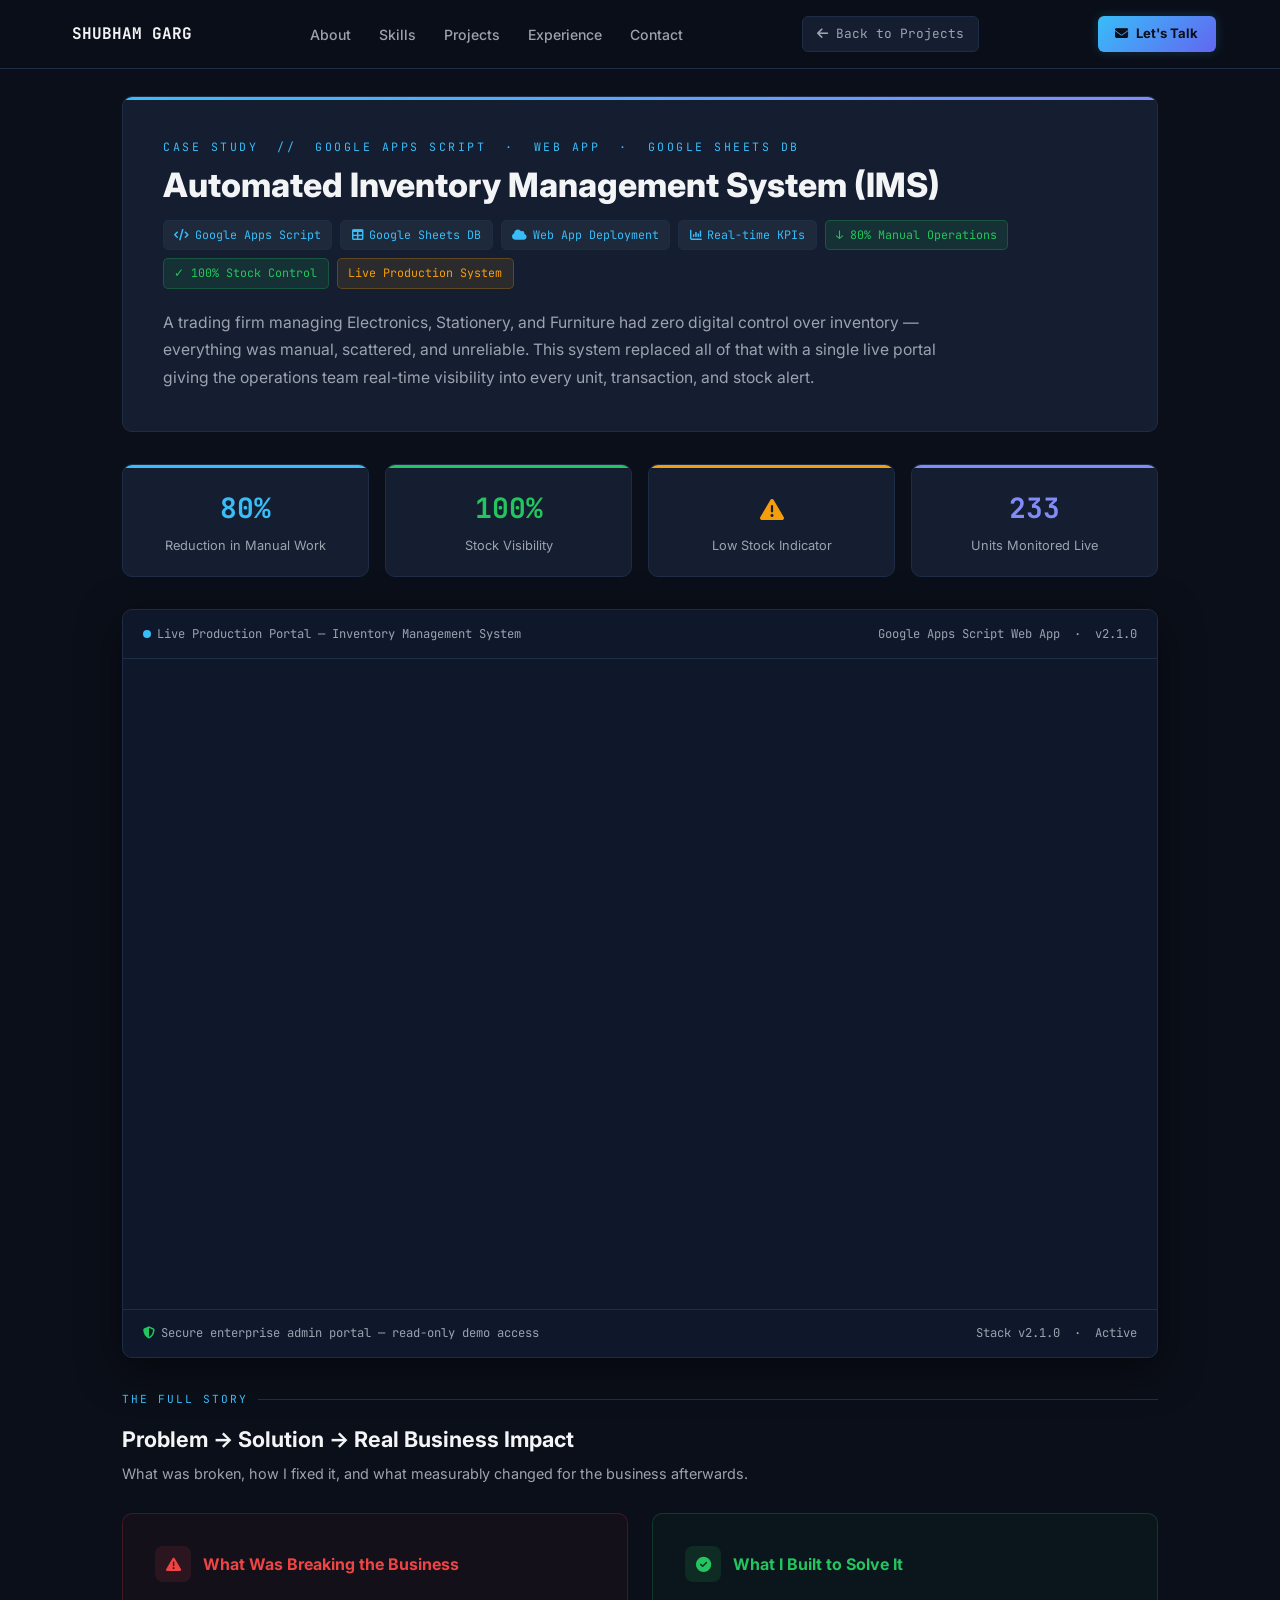
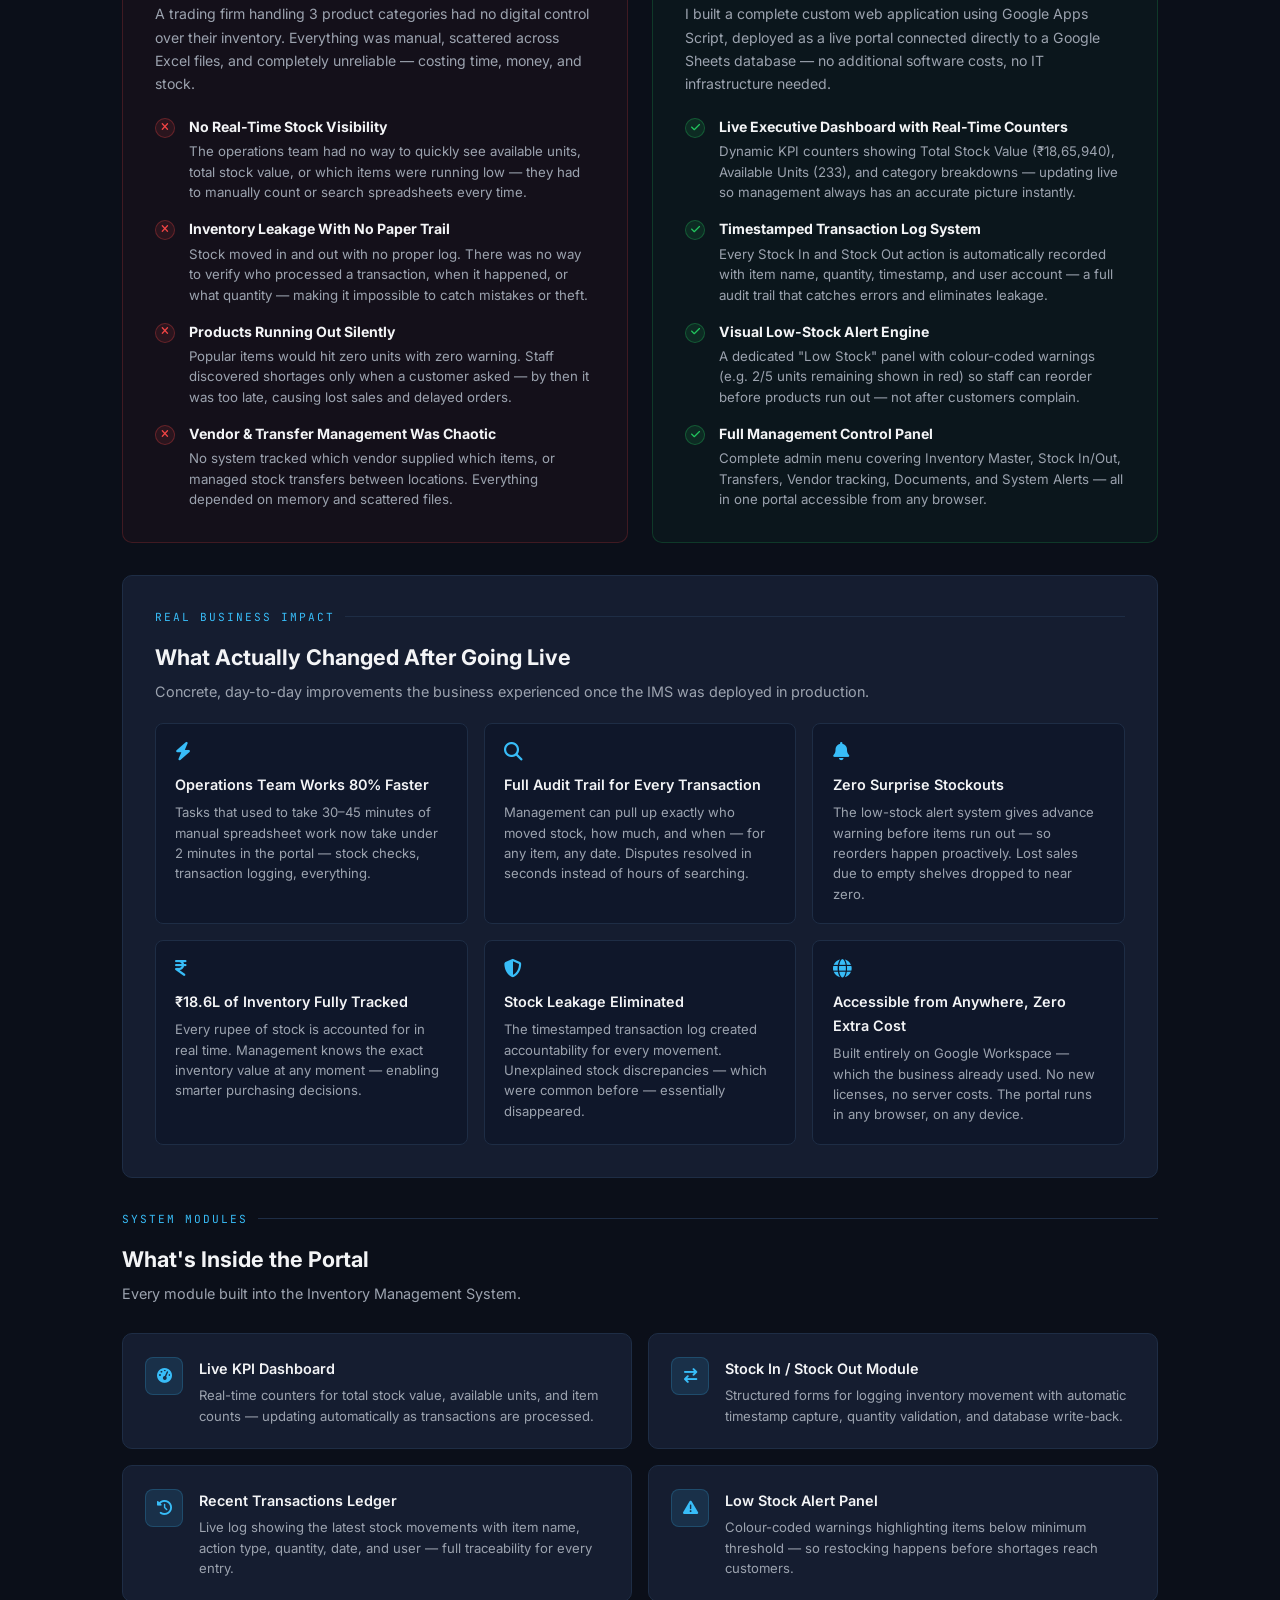
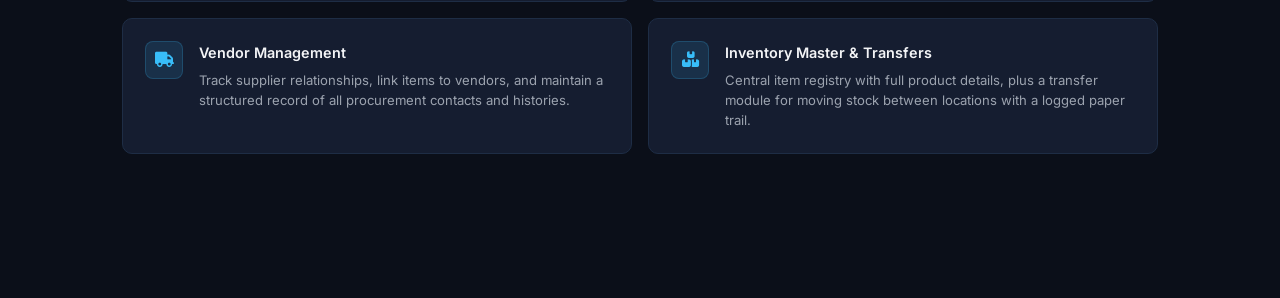
<file: ims.html>
<!DOCTYPE html>
<html lang="en">
<head>
    <meta charset="UTF-8">
    <meta name="viewport" content="width=device-width, initial-scale=1.0">
    <title>Inventory Management System | Shubham Garg</title>
    <link rel="preconnect" href="https://fonts.googleapis.com">
    <link rel="preconnect" href="https://fonts.gstatic.com" crossorigin>
    <link href="https://fonts.googleapis.com/css2?family=Inter:wght@300;400;500;600;700;800&family=JetBrains+Mono:wght@400;500&display=swap" rel="stylesheet">
    <link rel="stylesheet" href="https://cdnjs.cloudflare.com/ajax/libs/font-awesome/6.4.0/css/all.min.css">
    <style>
        :root{
            --bg:#0B0F19;--card:#151D30;--card2:#0F172A;
            --accent:#38BDF8;--accent-dim:rgba(56,189,248,.12);--accent-glow:rgba(56,189,248,.25);
            --green:#22C55E;--green-dim:rgba(34,197,94,.12);
            --red:#EF4444;--red-dim:rgba(239,68,68,.1);
            --amber:#F59E0B;--amber-dim:rgba(245,158,11,.1);
            --purple:#818CF8;--purple-dim:rgba(129,140,248,.1);
            --t1:#F3F4F6;--t2:#9CA3AF;--t3:#6B7280;
            --border:#1E2D45;--border-light:#24324F;
            --sans:'Inter',sans-serif;--mono:'JetBrains Mono',monospace;--r:10px;
        }
        *{margin:0;padding:0;box-sizing:border-box}
        html{scroll-behavior:smooth}
        body{background:var(--bg);color:var(--t1);font-family:var(--sans);line-height:1.65;padding-bottom:5rem}
        ::-webkit-scrollbar{width:6px}
        ::-webkit-scrollbar-track{background:var(--bg)}
        ::-webkit-scrollbar-thumb{background:var(--border-light);border-radius:3px}
        ::-webkit-scrollbar-thumb:hover{background:var(--accent)}

        /* NAV */
        nav{position:fixed;top:0;left:0;width:100%;background:rgba(11,15,25,.92);
            backdrop-filter:blur(14px);border-bottom:1px solid var(--border);z-index:1000;
            display:flex;justify-content:space-between;align-items:center;padding:1rem 5%}
        .nav-logo{font-family:var(--mono);font-size:1rem;font-weight:700;color:var(--t1);
            display:flex;align-items:center;gap:.5rem;text-decoration:none}
        .nav-logo i{color:var(--accent)}
        .nav-links{display:flex;list-style:none;gap:1.75rem}
        .nav-links a{color:var(--t2);text-decoration:none;font-size:.88rem;font-weight:500;transition:color .25s}
        .nav-links a:hover{color:var(--accent)}
        .nav-back{display:inline-flex;align-items:center;gap:.5rem;color:var(--t2);text-decoration:none;
            font-family:var(--mono);font-size:.8rem;background:var(--card);
            border:1px solid var(--border);padding:.4rem .9rem;border-radius:6px;transition:all .25s}
        .nav-back:hover{color:var(--accent);border-color:var(--accent)}
        .nav-email-btn{display:inline-flex;align-items:center;gap:.5rem;padding:.45rem 1.1rem;border-radius:6px;font-size:.82rem;font-weight:700;text-decoration:none;background:linear-gradient(135deg,var(--accent),#6366F1);color:#0B0F19;transition:all .3s;box-shadow:0 0 12px rgba(56,189,248,.2);white-space:nowrap}
        .nav-email-btn:hover{transform:translateY(-1px);box-shadow:0 4px 20px rgba(56,189,248,.45)}

        /* LAYOUT */
        .container{max-width:1100px;margin:0 auto;padding:6rem 2rem 2rem}

        /* HERO CARD */
        .proj-hero{padding:2.5rem;background:var(--card);border:1px solid var(--border);
            border-radius:var(--r);margin-bottom:2rem;position:relative;overflow:hidden}
        .eyebrow{font-family:var(--mono);font-size:.72rem;color:var(--accent);text-transform:uppercase;
            letter-spacing:2.5px;margin-bottom:.6rem;display:block}
        .proj-title{font-size:2.1rem;font-weight:800;margin-bottom:1rem;line-height:1.15}
        .proj-summary{color:var(--t2);font-size:.98rem;max-width:780px;line-height:1.75}
        .pill-row{display:flex;flex-wrap:wrap;gap:.5rem;margin-bottom:1.25rem}
        .pill{font-family:var(--mono);font-size:.73rem;background:#1E293B;color:var(--accent);
            padding:.28rem .65rem;border-radius:5px;border:1px solid var(--border)}
        .pill.green{color:var(--green);background:var(--green-dim);border-color:rgba(34,197,94,.25)}
        .pill.amber{color:var(--amber);background:var(--amber-dim);border-color:rgba(245,158,11,.25)}
        .pill.purple{color:var(--purple);background:var(--purple-dim);border-color:rgba(129,140,248,.25)}

        /* KPI ROW */
        .kpi-row{display:grid;grid-template-columns:repeat(4,1fr);gap:1rem;margin-bottom:2rem}
        .kpi{background:var(--card);border:1px solid var(--border);border-radius:var(--r);
            padding:1.25rem 1.5rem;position:relative;overflow:hidden;text-align:center}
        .kpi::before{content:'';position:absolute;top:0;left:0;width:100%;height:3px}
        .kpi.blue::before{background:var(--accent)}
        .kpi.green::before{background:var(--green)}
        .kpi.amber::before{background:var(--amber)}
        .kpi.purple::before{background:var(--purple)}
        .kpi-val{font-family:var(--mono);font-size:1.75rem;font-weight:700;margin-bottom:.25rem}
        .kpi.blue .kpi-val{color:var(--accent)}
        .kpi.green .kpi-val{color:var(--green)}
        .kpi.amber .kpi-val{color:var(--amber)}
        .kpi.purple .kpi-val{color:var(--purple)}
        .kpi-label{font-size:.8rem;color:var(--t2)}

        /* DASHBOARD FRAME */
        .frame-wrap{background:var(--card);border:1px solid var(--border);border-radius:var(--r);
            overflow:hidden;margin-bottom:2rem;box-shadow:0 12px 40px rgba(0,0,0,.5)}
        .frame-bar{background:var(--card2);padding:.85rem 1.25rem;
            display:flex;justify-content:space-between;align-items:center;
            font-family:var(--mono);font-size:.76rem;color:var(--t2)}
        .frame-bar.top{border-bottom:1px solid var(--border)}
        .frame-bar.bottom{border-top:1px solid var(--border)}
        .fdot{width:8px;height:8px;border-radius:50%;display:inline-block;margin-right:.4rem}
        .fdot.blue{background:var(--accent)}
        .fdot.green{background:var(--green)}
        .iframe-std{position:relative;width:100%;padding-bottom:56.25%;background:var(--card2)}
        .iframe-std iframe{position:absolute;top:0;left:0;width:100%;height:100%;border:none}
        .iframe-tall{position:relative;width:100%;height:650px;background:var(--card2)}
        .iframe-tall iframe{width:100%;height:100%;border:none}

        /* SECTION */
        .sec{margin-bottom:1.75rem}
        .sec-label{font-family:var(--mono);font-size:.7rem;color:var(--accent);text-transform:uppercase;
            letter-spacing:2px;margin-bottom:.85rem;display:flex;align-items:center;gap:.6rem}
        .sec-label::after{content:'';flex:1;height:1px;background:var(--border)}
        .sec-title{font-size:1.35rem;font-weight:700;margin-bottom:.3rem}
        .sec-sub{font-size:.9rem;color:var(--t2);margin-bottom:1.5rem;line-height:1.6}

        /* STORY GRID */
        .story-grid{display:grid;grid-template-columns:1fr 1fr;gap:1.5rem;margin-bottom:2rem}
        .story-card{border-radius:var(--r);padding:2rem;border:1px solid var(--border)}
        .story-card.problem{background:rgba(239,68,68,.04);border-color:rgba(239,68,68,.2)}
        .story-card.solution{background:rgba(34,197,94,.04);border-color:rgba(34,197,94,.2)}
        .story-head{display:flex;align-items:center;gap:.75rem;margin-bottom:1.25rem}
        .sicon{width:36px;height:36px;border-radius:8px;display:flex;align-items:center;
            justify-content:center;font-size:.95rem;flex-shrink:0}
        .problem .sicon{background:var(--red-dim);color:var(--red)}
        .solution .sicon{background:var(--green-dim);color:var(--green)}
        .story-head h3{font-size:1rem;font-weight:700}
        .problem .story-head h3{color:var(--red)}
        .solution .story-head h3{color:var(--green)}
        .story-intro{font-size:.88rem;color:var(--t2);margin-bottom:1.25rem;line-height:1.65}
        .ps-list{list-style:none;display:flex;flex-direction:column;gap:.9rem}
        .ps-item{display:flex;gap:.85rem;align-items:flex-start}
        .psdot{width:20px;height:20px;border-radius:50%;flex-shrink:0;display:flex;align-items:center;
            justify-content:center;font-size:.65rem;margin-top:3px}
        .problem .psdot{background:var(--red-dim);color:var(--red);border:1px solid rgba(239,68,68,.3)}
        .solution .psdot{background:var(--green-dim);color:var(--green);border:1px solid rgba(34,197,94,.3)}
        .ps-text strong{display:block;font-size:.88rem;color:var(--t1);margin-bottom:.18rem}
        .ps-text p{font-size:.83rem;color:var(--t2);line-height:1.55}

        /* IMPACT SECTION */
        .impact-wrap{background:var(--card);border:1px solid var(--border);border-radius:var(--r);
            padding:2rem;margin-bottom:2rem}
        .impact-grid{display:grid;grid-template-columns:repeat(3,1fr);gap:1rem;margin-top:1.25rem}
        .impact-card{background:var(--card2);border:1px solid var(--border);border-radius:8px;padding:1.2rem}
        .impact-card i{font-size:1.15rem;margin-bottom:.7rem;display:block;color:var(--accent)}
        .impact-card h4{font-size:.9rem;font-weight:600;margin-bottom:.35rem}
        .impact-card p{font-size:.82rem;color:var(--t2);line-height:1.55}

        /* FEATURES GRID */
        .feat-grid{display:grid;grid-template-columns:repeat(2,1fr);gap:1rem;margin-bottom:2rem}
        .feat-card{background:var(--card);border:1px solid var(--border);border-radius:var(--r);
            padding:1.4rem;display:flex;gap:1rem;align-items:flex-start;
            transition:border-color .25s}
        .feat-card:hover{border-color:var(--accent)}
        .feat-icon{width:38px;height:38px;background:var(--accent-dim);
            border:1px solid rgba(56,189,248,.2);border-radius:8px;display:flex;
            align-items:center;justify-content:center;color:var(--accent);font-size:.95rem;flex-shrink:0}
        .feat-card h4{font-size:.9rem;font-weight:600;margin-bottom:.3rem}
        .feat-card p{font-size:.82rem;color:var(--t2);line-height:1.55}

        /* CLIENT BANNER */
        .client-banner{background:var(--card);border:1px solid var(--border);border-radius:var(--r);
            padding:1.25rem 1.75rem;margin-bottom:1.5rem;display:flex;align-items:center;gap:1.5rem}
        .client-logo-box{border-radius:8px;padding:.4rem .85rem;
            display:flex;align-items:center;justify-content:center;flex-shrink:0;height:44px}
        .client-logo-box img{height:32px;width:auto;display:block}
        .client-info strong{font-size:.92rem}
        .client-info p{color:var(--t2);font-size:.83rem;margin-top:.2rem}

        /* RESPONSIVE */
        @media(max-width:768px){
            .kpi-row{grid-template-columns:1fr 1fr}
            .story-grid{grid-template-columns:1fr}
            .impact-grid{grid-template-columns:1fr}
            .feat-grid{grid-template-columns:1fr}
            .proj-title{font-size:1.65rem}
            nav{padding:.9rem 5%}
            .nav-links{display:none}
            .client-banner{flex-direction:column;align-items:flex-start}
        }
        .proj-hero::before{content:'';position:absolute;top:0;left:0;right:0;height:3px;
            background:linear-gradient(90deg,var(--accent),var(--purple))}
    </style>
    <!-- Microsoft Clarity -->
    <script type="text/javascript">
        (function(c,l,a,r,i,t,y){
            c[a]=c[a]||function(){(c[a].q=c[a].q||[]).push(arguments)};
            t=l.createElement(r);t.async=1;t.src="https://www.clarity.ms/tag/"+i;
            y=l.getElementsByTagName(r)[0];y.parentNode.insertBefore(t,y);
        })(window, document, "clarity", "script", "xgkes0h7l5");
    </script>
</head>
<body>

<nav>
    <a href="index.html" class="nav-logo"><i class="fa-solid fa-chart-network"></i> SHUBHAM GARG</a>
    <ul class="nav-links">
        <li><a href="index.html#about">About</a></li>
        <li><a href="index.html#skills">Skills</a></li>
        <li><a href="index.html#projects">Projects</a></li>
        <li><a href="index.html#experience">Experience</a></li>
        <li><a href="index.html#contact">Contact</a></li>
    </ul>
    <a href="index.html#projects" class="nav-back"><i class="fa-solid fa-arrow-left"></i> Back to Projects</a>
    <a href="mailto:shubhamgrg33@gmail.com?subject=Reaching%20out%20%E2%80%94%20saw%20your%20portfolio" class="nav-email-btn"><i class="fa-solid fa-envelope"></i> Let's Talk</a>
</nav>

<div class="container">

    <!-- HERO -->
    <div class="proj-hero">
        <span class="eyebrow">Case Study &nbsp;// &nbsp;Google Apps Script &nbsp;·&nbsp; Web App &nbsp;·&nbsp; Google Sheets DB</span>
        <h1 class="proj-title">Automated Inventory Management System (IMS)</h1>
        <div class="pill-row">
            <span class="pill"><i class="fa-solid fa-code" style="margin-right:.35rem"></i>Google Apps Script</span>
            <span class="pill"><i class="fa-solid fa-table" style="margin-right:.35rem"></i>Google Sheets DB</span>
            <span class="pill"><i class="fa-solid fa-cloud" style="margin-right:.35rem"></i>Web App Deployment</span>
            <span class="pill"><i class="fa-solid fa-chart-column" style="margin-right:.35rem"></i>Real-time KPIs</span>
            <span class="pill green">↓ 80% Manual Operations</span>
            <span class="pill green">✓ 100% Stock Control</span>
            <span class="pill amber">Live Production System</span>
        </div>
        <p class="proj-summary">A trading firm managing Electronics, Stationery, and Furniture had zero digital control over inventory — everything was manual, scattered, and unreliable. This system replaced all of that with a single live portal giving the operations team real-time visibility into every unit, transaction, and stock alert.</p>
    </div>

    <!-- KPIs -->
    <div class="kpi-row">
        <div class="kpi blue"><div class="kpi-val">80%</div><div class="kpi-label">Reduction in Manual Work</div></div>
        <div class="kpi green"><div class="kpi-val">100%</div><div class="kpi-label">Stock Visibility</div></div>
        <div class="kpi amber"><div class="kpi-val"><i class="fa-solid fa-triangle-exclamation" style="font-size:1.5rem"></i></div><div class="kpi-label">Low Stock Indicator</div></div>
        <div class="kpi purple"><div class="kpi-val">233</div><div class="kpi-label">Units Monitored Live</div></div>
    </div>

    <!-- LIVE PORTAL -->
    <div class="frame-wrap">
        <div class="frame-bar top">
            <span><span class="fdot blue"></span>Live Production Portal — Inventory Management System</span>
            <span>Google Apps Script Web App &nbsp;·&nbsp; v2.1.0</span>
        </div>
        <div class="iframe-tall">
            <iframe src="https://script.google.com/macros/s/AKfycbxvUH0Pu2pUoYGao7rESYd4Z8H5c5RbySYx4nW2jrq4s3q4c69fF0620mBUsGs47qLuzg/exec?embed=true"
                allowfullscreen
                sandbox="allow-storage-access-by-user-activation allow-scripts allow-same-origin allow-popups allow-forms">
            </iframe>
        </div>
        <div class="frame-bar bottom">
            <span><i class="fa-solid fa-shield-halved" style="color:var(--green);margin-right:.4rem"></i>Secure enterprise admin portal — read-only demo access</span>
            <span>Stack v2.1.0 &nbsp;·&nbsp; Active</span>
        </div>
    </div>

    <!-- STORY -->
    <div class="sec">
        <div class="sec-label">The Full Story</div>
        <div class="sec-title">Problem → Solution → Real Business Impact</div>
        <div class="sec-sub">What was broken, how I fixed it, and what measurably changed for the business afterwards.</div>
    </div>

    <div class="story-grid">
        <div class="story-card problem">
            <div class="story-head">
                <div class="sicon"><i class="fa-solid fa-triangle-exclamation"></i></div>
                <h3>What Was Breaking the Business</h3>
            </div>
            <p class="story-intro">A trading firm handling 3 product categories had no digital control over their inventory. Everything was manual, scattered across Excel files, and completely unreliable — costing time, money, and stock.</p>
            <ul class="ps-list">
                <li class="ps-item">
                    <div class="psdot"><i class="fa-solid fa-xmark"></i></div>
                    <div class="ps-text">
                        <strong>No Real-Time Stock Visibility</strong>
                        <p>The operations team had no way to quickly see available units, total stock value, or which items were running low — they had to manually count or search spreadsheets every time.</p>
                    </div>
                </li>
                <li class="ps-item">
                    <div class="psdot"><i class="fa-solid fa-xmark"></i></div>
                    <div class="ps-text">
                        <strong>Inventory Leakage With No Paper Trail</strong>
                        <p>Stock moved in and out with no proper log. There was no way to verify who processed a transaction, when it happened, or what quantity — making it impossible to catch mistakes or theft.</p>
                    </div>
                </li>
                <li class="ps-item">
                    <div class="psdot"><i class="fa-solid fa-xmark"></i></div>
                    <div class="ps-text">
                        <strong>Products Running Out Silently</strong>
                        <p>Popular items would hit zero units with zero warning. Staff discovered shortages only when a customer asked — by then it was too late, causing lost sales and delayed orders.</p>
                    </div>
                </li>
                <li class="ps-item">
                    <div class="psdot"><i class="fa-solid fa-xmark"></i></div>
                    <div class="ps-text">
                        <strong>Vendor & Transfer Management Was Chaotic</strong>
                        <p>No system tracked which vendor supplied which items, or managed stock transfers between locations. Everything depended on memory and scattered files.</p>
                    </div>
                </li>
            </ul>
        </div>

        <div class="story-card solution">
            <div class="story-head">
                <div class="sicon"><i class="fa-solid fa-circle-check"></i></div>
                <h3>What I Built to Solve It</h3>
            </div>
            <p class="story-intro">I built a complete custom web application using Google Apps Script, deployed as a live portal connected directly to a Google Sheets database — no additional software costs, no IT infrastructure needed.</p>
            <ul class="ps-list">
                <li class="ps-item">
                    <div class="psdot"><i class="fa-solid fa-check"></i></div>
                    <div class="ps-text">
                        <strong>Live Executive Dashboard with Real-Time Counters</strong>
                        <p>Dynamic KPI counters showing Total Stock Value (₹18,65,940), Available Units (233), and category breakdowns — updating live so management always has an accurate picture instantly.</p>
                    </div>
                </li>
                <li class="ps-item">
                    <div class="psdot"><i class="fa-solid fa-check"></i></div>
                    <div class="ps-text">
                        <strong>Timestamped Transaction Log System</strong>
                        <p>Every Stock In and Stock Out action is automatically recorded with item name, quantity, timestamp, and user account — a full audit trail that catches errors and eliminates leakage.</p>
                    </div>
                </li>
                <li class="ps-item">
                    <div class="psdot"><i class="fa-solid fa-check"></i></div>
                    <div class="ps-text">
                        <strong>Visual Low-Stock Alert Engine</strong>
                        <p>A dedicated "Low Stock" panel with colour-coded warnings (e.g. 2/5 units remaining shown in red) so staff can reorder before products run out — not after customers complain.</p>
                    </div>
                </li>
                <li class="ps-item">
                    <div class="psdot"><i class="fa-solid fa-check"></i></div>
                    <div class="ps-text">
                        <strong>Full Management Control Panel</strong>
                        <p>Complete admin menu covering Inventory Master, Stock In/Out, Transfers, Vendor tracking, Documents, and System Alerts — all in one portal accessible from any browser.</p>
                    </div>
                </li>
            </ul>
        </div>
    </div>

    <!-- BUSINESS IMPACT -->
    <div class="impact-wrap">
        <div class="sec-label">Real Business Impact</div>
        <div class="sec-title">What Actually Changed After Going Live</div>
        <p class="sec-sub" style="margin-bottom:0">Concrete, day-to-day improvements the business experienced once the IMS was deployed in production.</p>
        <div class="impact-grid">
            <div class="impact-card">
                <i class="fa-solid fa-bolt"></i>
                <h4>Operations Team Works 80% Faster</h4>
                <p>Tasks that used to take 30–45 minutes of manual spreadsheet work now take under 2 minutes in the portal — stock checks, transaction logging, everything.</p>
            </div>
            <div class="impact-card">
                <i class="fa-solid fa-magnifying-glass"></i>
                <h4>Full Audit Trail for Every Transaction</h4>
                <p>Management can pull up exactly who moved stock, how much, and when — for any item, any date. Disputes resolved in seconds instead of hours of searching.</p>
            </div>
            <div class="impact-card">
                <i class="fa-solid fa-bell"></i>
                <h4>Zero Surprise Stockouts</h4>
                <p>The low-stock alert system gives advance warning before items run out — so reorders happen proactively. Lost sales due to empty shelves dropped to near zero.</p>
            </div>
            <div class="impact-card">
                <i class="fa-solid fa-indian-rupee-sign"></i>
                <h4>₹18.6L of Inventory Fully Tracked</h4>
                <p>Every rupee of stock is accounted for in real time. Management knows the exact inventory value at any moment — enabling smarter purchasing decisions.</p>
            </div>
            <div class="impact-card">
                <i class="fa-solid fa-shield-halved"></i>
                <h4>Stock Leakage Eliminated</h4>
                <p>The timestamped transaction log created accountability for every movement. Unexplained stock discrepancies — which were common before — essentially disappeared.</p>
            </div>
            <div class="impact-card">
                <i class="fa-solid fa-globe"></i>
                <h4>Accessible from Anywhere, Zero Extra Cost</h4>
                <p>Built entirely on Google Workspace — which the business already used. No new licenses, no server costs. The portal runs in any browser, on any device.</p>
            </div>
        </div>
    </div>

    <!-- FEATURES -->
    <div class="sec">
        <div class="sec-label">System Modules</div>
        <div class="sec-title">What's Inside the Portal</div>
        <div class="sec-sub">Every module built into the Inventory Management System.</div>
    </div>
    <div class="feat-grid">
        <div class="feat-card"><div class="feat-icon"><i class="fa-solid fa-gauge-high"></i></div><div><h4>Live KPI Dashboard</h4><p>Real-time counters for total stock value, available units, and item counts — updating automatically as transactions are processed.</p></div></div>
        <div class="feat-card"><div class="feat-icon"><i class="fa-solid fa-arrow-right-arrow-left"></i></div><div><h4>Stock In / Stock Out Module</h4><p>Structured forms for logging inventory movement with automatic timestamp capture, quantity validation, and database write-back.</p></div></div>
        <div class="feat-card"><div class="feat-icon"><i class="fa-solid fa-clock-rotate-left"></i></div><div><h4>Recent Transactions Ledger</h4><p>Live log showing the latest stock movements with item name, action type, quantity, date, and user — full traceability for every entry.</p></div></div>
        <div class="feat-card"><div class="feat-icon"><i class="fa-solid fa-triangle-exclamation"></i></div><div><h4>Low Stock Alert Panel</h4><p>Colour-coded warnings highlighting items below minimum threshold — so restocking happens before shortages reach customers.</p></div></div>
        <div class="feat-card"><div class="feat-icon"><i class="fa-solid fa-truck"></i></div><div><h4>Vendor Management</h4><p>Track supplier relationships, link items to vendors, and maintain a structured record of all procurement contacts and histories.</p></div></div>
        <div class="feat-card"><div class="feat-icon"><i class="fa-solid fa-boxes-stacked"></i></div><div><h4>Inventory Master & Transfers</h4><p>Central item registry with full product details, plus a transfer module for moving stock between locations with a logged paper trail.</p></div></div>
    </div>

</div>
</body>
</html>
</file>
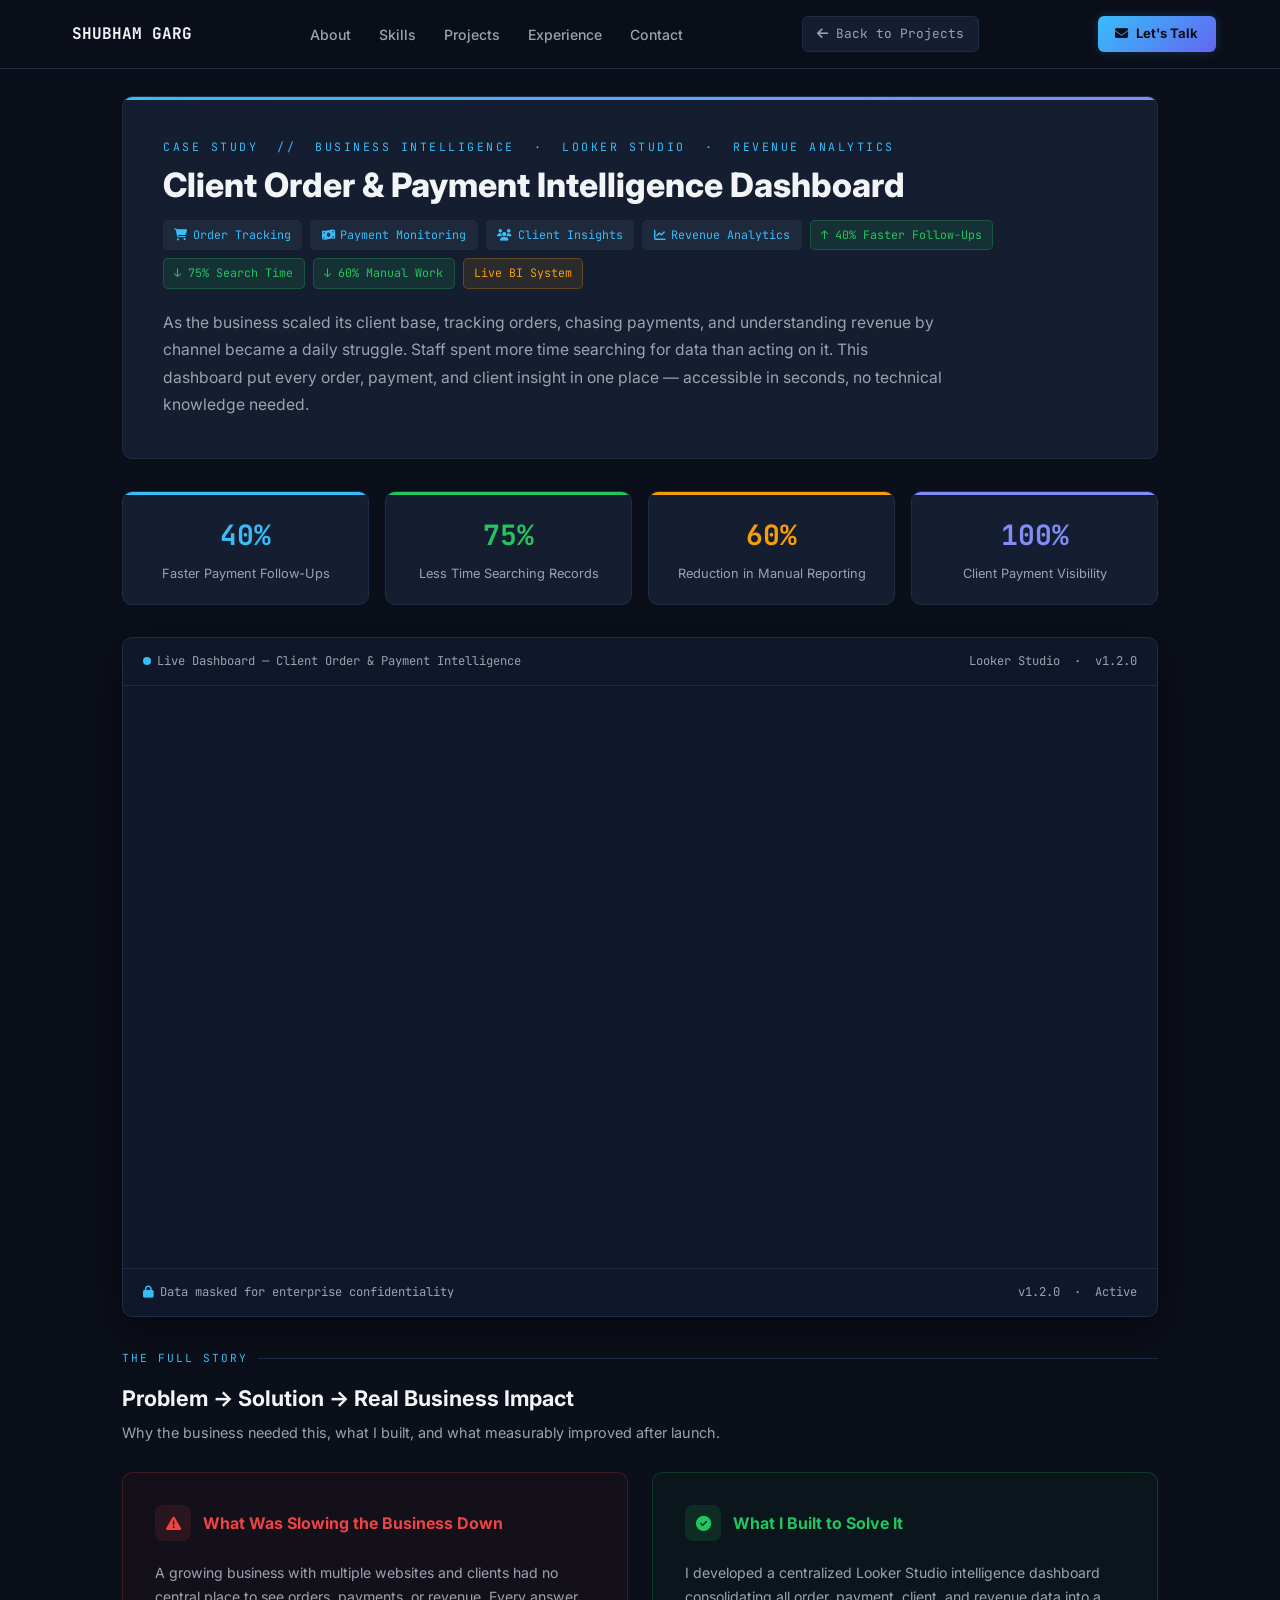
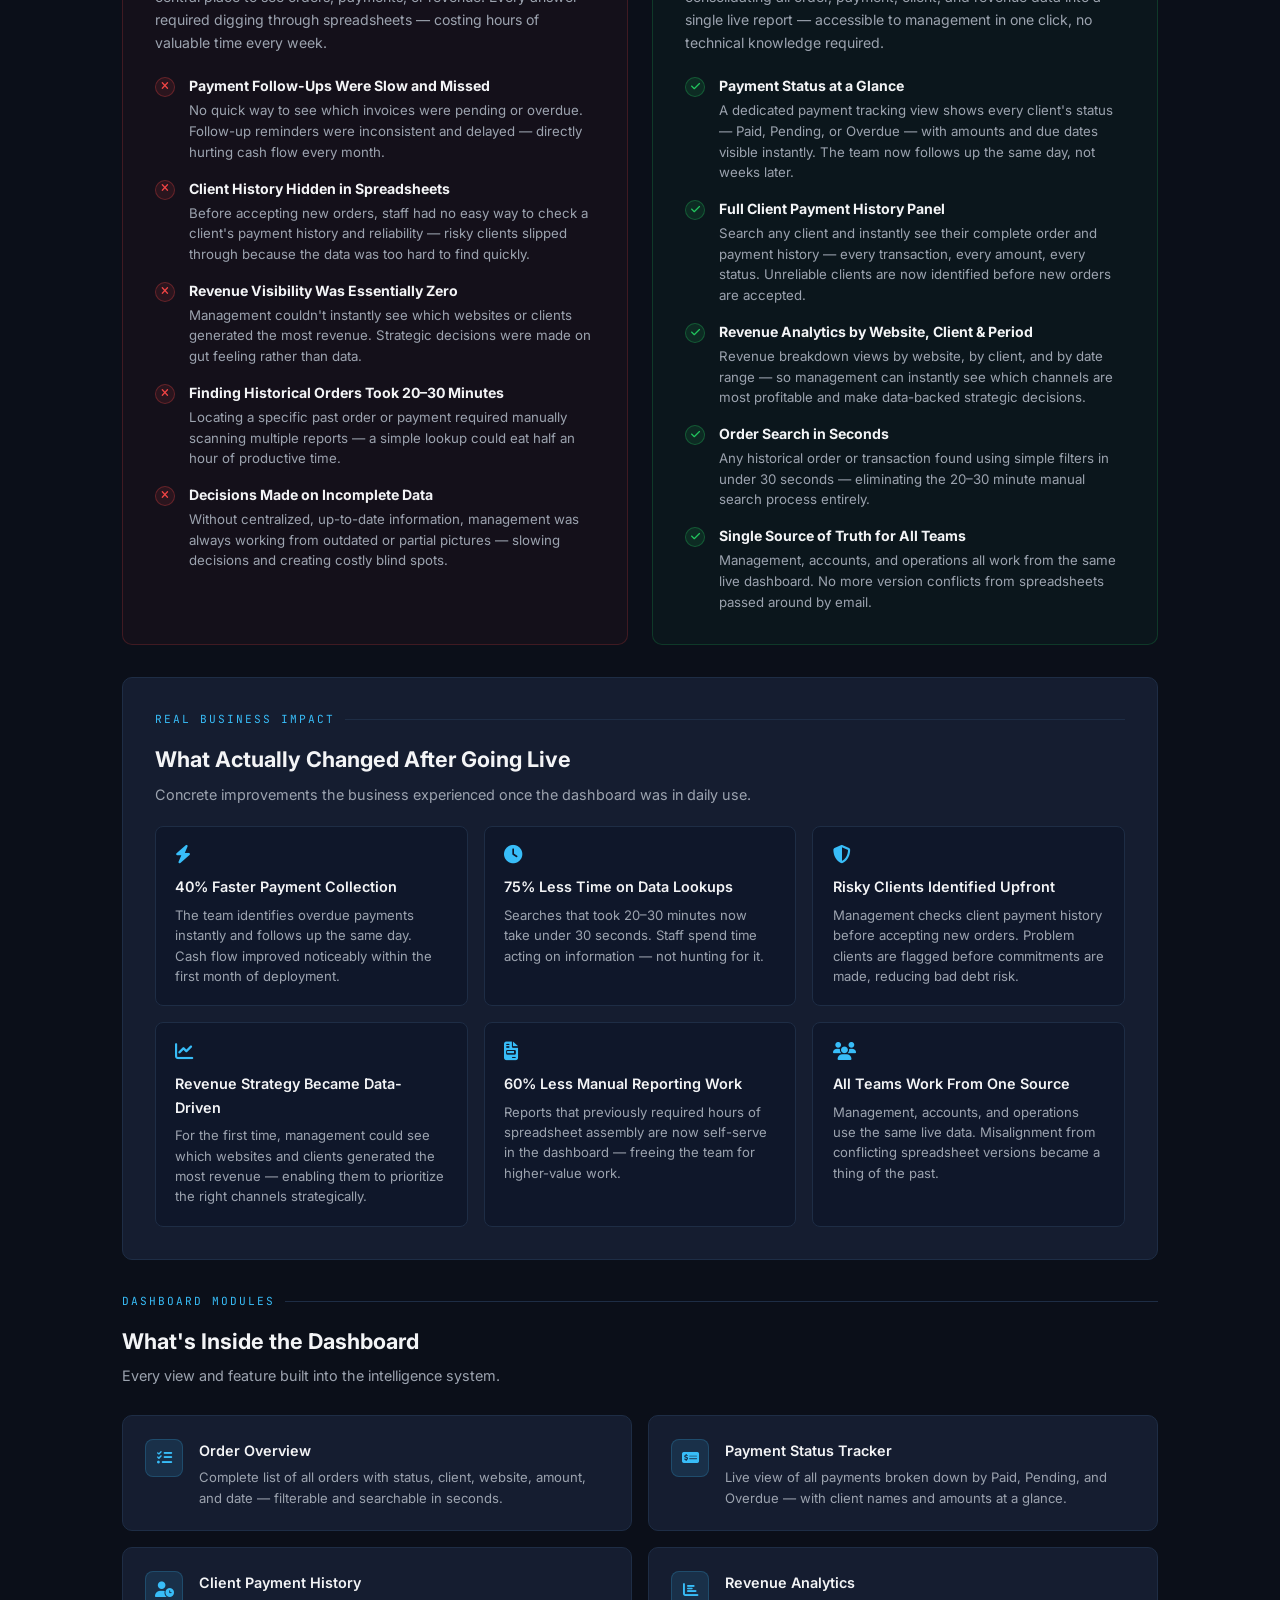
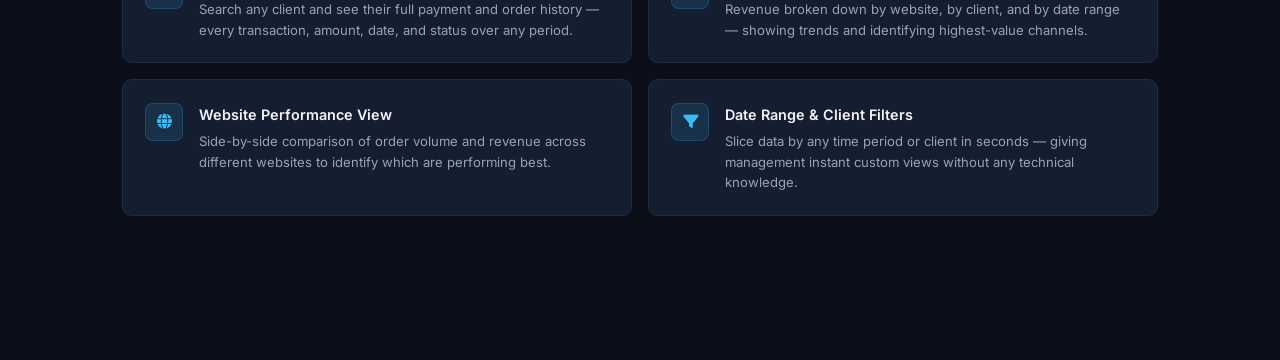
<file: orders-analytics.html>
<!DOCTYPE html>
<html lang="en">
<head>
    <meta charset="UTF-8">
    <meta name="viewport" content="width=device-width, initial-scale=1.0">
    <title>Client Order & Payment Intelligence Dashboard | Shubham Garg</title>
    <link rel="preconnect" href="https://fonts.googleapis.com">
    <link rel="preconnect" href="https://fonts.gstatic.com" crossorigin>
    <link href="https://fonts.googleapis.com/css2?family=Inter:wght@300;400;500;600;700;800&family=JetBrains+Mono:wght@400;500&display=swap" rel="stylesheet">
    <link rel="stylesheet" href="https://cdnjs.cloudflare.com/ajax/libs/font-awesome/6.4.0/css/all.min.css">
    <style>
        :root{
            --bg:#0B0F19;--card:#151D30;--card2:#0F172A;
            --accent:#38BDF8;--accent-dim:rgba(56,189,248,.12);--accent-glow:rgba(56,189,248,.25);
            --green:#22C55E;--green-dim:rgba(34,197,94,.12);
            --red:#EF4444;--red-dim:rgba(239,68,68,.1);
            --amber:#F59E0B;--amber-dim:rgba(245,158,11,.1);
            --purple:#818CF8;--purple-dim:rgba(129,140,248,.1);
            --t1:#F3F4F6;--t2:#9CA3AF;--t3:#6B7280;
            --border:#1E2D45;--border-light:#24324F;
            --sans:'Inter',sans-serif;--mono:'JetBrains Mono',monospace;--r:10px;
        }
        *{margin:0;padding:0;box-sizing:border-box}
        html{scroll-behavior:smooth}
        body{background:var(--bg);color:var(--t1);font-family:var(--sans);line-height:1.65;padding-bottom:5rem}
        ::-webkit-scrollbar{width:6px}
        ::-webkit-scrollbar-track{background:var(--bg)}
        ::-webkit-scrollbar-thumb{background:var(--border-light);border-radius:3px}
        ::-webkit-scrollbar-thumb:hover{background:var(--accent)}

        /* NAV */
        nav{position:fixed;top:0;left:0;width:100%;background:rgba(11,15,25,.92);
            backdrop-filter:blur(14px);border-bottom:1px solid var(--border);z-index:1000;
            display:flex;justify-content:space-between;align-items:center;padding:1rem 5%}
        .nav-logo{font-family:var(--mono);font-size:1rem;font-weight:700;color:var(--t1);
            display:flex;align-items:center;gap:.5rem;text-decoration:none}
        .nav-logo i{color:var(--accent)}
        .nav-links{display:flex;list-style:none;gap:1.75rem}
        .nav-links a{color:var(--t2);text-decoration:none;font-size:.88rem;font-weight:500;transition:color .25s}
        .nav-links a:hover{color:var(--accent)}
        .nav-back{display:inline-flex;align-items:center;gap:.5rem;color:var(--t2);text-decoration:none;
            font-family:var(--mono);font-size:.8rem;background:var(--card);
            border:1px solid var(--border);padding:.4rem .9rem;border-radius:6px;transition:all .25s}
        .nav-back:hover{color:var(--accent);border-color:var(--accent)}
        .nav-email-btn{display:inline-flex;align-items:center;gap:.5rem;padding:.45rem 1.1rem;border-radius:6px;font-size:.82rem;font-weight:700;text-decoration:none;background:linear-gradient(135deg,var(--accent),#6366F1);color:#0B0F19;transition:all .3s;box-shadow:0 0 12px rgba(56,189,248,.2);white-space:nowrap}
        .nav-email-btn:hover{transform:translateY(-1px);box-shadow:0 4px 20px rgba(56,189,248,.45)}

        /* LAYOUT */
        .container{max-width:1100px;margin:0 auto;padding:6rem 2rem 2rem}

        /* HERO CARD */
        .proj-hero{padding:2.5rem;background:var(--card);border:1px solid var(--border);
            border-radius:var(--r);margin-bottom:2rem;position:relative;overflow:hidden}
        .eyebrow{font-family:var(--mono);font-size:.72rem;color:var(--accent);text-transform:uppercase;
            letter-spacing:2.5px;margin-bottom:.6rem;display:block}
        .proj-title{font-size:2.1rem;font-weight:800;margin-bottom:1rem;line-height:1.15}
        .proj-summary{color:var(--t2);font-size:.98rem;max-width:780px;line-height:1.75}
        .pill-row{display:flex;flex-wrap:wrap;gap:.5rem;margin-bottom:1.25rem}
        .pill{font-family:var(--mono);font-size:.73rem;background:#1E293B;color:var(--accent);
            padding:.28rem .65rem;border-radius:5px;border:1px solid var(--border)}
        .pill.green{color:var(--green);background:var(--green-dim);border-color:rgba(34,197,94,.25)}
        .pill.amber{color:var(--amber);background:var(--amber-dim);border-color:rgba(245,158,11,.25)}
        .pill.purple{color:var(--purple);background:var(--purple-dim);border-color:rgba(129,140,248,.25)}

        /* KPI ROW */
        .kpi-row{display:grid;grid-template-columns:repeat(4,1fr);gap:1rem;margin-bottom:2rem}
        .kpi{background:var(--card);border:1px solid var(--border);border-radius:var(--r);
            padding:1.25rem 1.5rem;position:relative;overflow:hidden;text-align:center}
        .kpi::before{content:'';position:absolute;top:0;left:0;width:100%;height:3px}
        .kpi.blue::before{background:var(--accent)}
        .kpi.green::before{background:var(--green)}
        .kpi.amber::before{background:var(--amber)}
        .kpi.purple::before{background:var(--purple)}
        .kpi-val{font-family:var(--mono);font-size:1.75rem;font-weight:700;margin-bottom:.25rem}
        .kpi.blue .kpi-val{color:var(--accent)}
        .kpi.green .kpi-val{color:var(--green)}
        .kpi.amber .kpi-val{color:var(--amber)}
        .kpi.purple .kpi-val{color:var(--purple)}
        .kpi-label{font-size:.8rem;color:var(--t2)}

        /* DASHBOARD FRAME */
        .frame-wrap{background:var(--card);border:1px solid var(--border);border-radius:var(--r);
            overflow:hidden;margin-bottom:2rem;box-shadow:0 12px 40px rgba(0,0,0,.5)}
        .frame-bar{background:var(--card2);padding:.85rem 1.25rem;
            display:flex;justify-content:space-between;align-items:center;
            font-family:var(--mono);font-size:.76rem;color:var(--t2)}
        .frame-bar.top{border-bottom:1px solid var(--border)}
        .frame-bar.bottom{border-top:1px solid var(--border)}
        .fdot{width:8px;height:8px;border-radius:50%;display:inline-block;margin-right:.4rem}
        .fdot.blue{background:var(--accent)}
        .fdot.green{background:var(--green)}
        .iframe-std{position:relative;width:100%;padding-bottom:56.25%;background:var(--card2)}
        .iframe-std iframe{position:absolute;top:0;left:0;width:100%;height:100%;border:none}
        .iframe-tall{position:relative;width:100%;height:650px;background:var(--card2)}
        .iframe-tall iframe{width:100%;height:100%;border:none}

        /* SECTION */
        .sec{margin-bottom:1.75rem}
        .sec-label{font-family:var(--mono);font-size:.7rem;color:var(--accent);text-transform:uppercase;
            letter-spacing:2px;margin-bottom:.85rem;display:flex;align-items:center;gap:.6rem}
        .sec-label::after{content:'';flex:1;height:1px;background:var(--border)}
        .sec-title{font-size:1.35rem;font-weight:700;margin-bottom:.3rem}
        .sec-sub{font-size:.9rem;color:var(--t2);margin-bottom:1.5rem;line-height:1.6}

        /* STORY GRID */
        .story-grid{display:grid;grid-template-columns:1fr 1fr;gap:1.5rem;margin-bottom:2rem}
        .story-card{border-radius:var(--r);padding:2rem;border:1px solid var(--border)}
        .story-card.problem{background:rgba(239,68,68,.04);border-color:rgba(239,68,68,.2)}
        .story-card.solution{background:rgba(34,197,94,.04);border-color:rgba(34,197,94,.2)}
        .story-head{display:flex;align-items:center;gap:.75rem;margin-bottom:1.25rem}
        .sicon{width:36px;height:36px;border-radius:8px;display:flex;align-items:center;
            justify-content:center;font-size:.95rem;flex-shrink:0}
        .problem .sicon{background:var(--red-dim);color:var(--red)}
        .solution .sicon{background:var(--green-dim);color:var(--green)}
        .story-head h3{font-size:1rem;font-weight:700}
        .problem .story-head h3{color:var(--red)}
        .solution .story-head h3{color:var(--green)}
        .story-intro{font-size:.88rem;color:var(--t2);margin-bottom:1.25rem;line-height:1.65}
        .ps-list{list-style:none;display:flex;flex-direction:column;gap:.9rem}
        .ps-item{display:flex;gap:.85rem;align-items:flex-start}
        .psdot{width:20px;height:20px;border-radius:50%;flex-shrink:0;display:flex;align-items:center;
            justify-content:center;font-size:.65rem;margin-top:3px}
        .problem .psdot{background:var(--red-dim);color:var(--red);border:1px solid rgba(239,68,68,.3)}
        .solution .psdot{background:var(--green-dim);color:var(--green);border:1px solid rgba(34,197,94,.3)}
        .ps-text strong{display:block;font-size:.88rem;color:var(--t1);margin-bottom:.18rem}
        .ps-text p{font-size:.83rem;color:var(--t2);line-height:1.55}

        /* IMPACT SECTION */
        .impact-wrap{background:var(--card);border:1px solid var(--border);border-radius:var(--r);
            padding:2rem;margin-bottom:2rem}
        .impact-grid{display:grid;grid-template-columns:repeat(3,1fr);gap:1rem;margin-top:1.25rem}
        .impact-card{background:var(--card2);border:1px solid var(--border);border-radius:8px;padding:1.2rem}
        .impact-card i{font-size:1.15rem;margin-bottom:.7rem;display:block;color:var(--accent)}
        .impact-card h4{font-size:.9rem;font-weight:600;margin-bottom:.35rem}
        .impact-card p{font-size:.82rem;color:var(--t2);line-height:1.55}

        /* FEATURES GRID */
        .feat-grid{display:grid;grid-template-columns:repeat(2,1fr);gap:1rem;margin-bottom:2rem}
        .feat-card{background:var(--card);border:1px solid var(--border);border-radius:var(--r);
            padding:1.4rem;display:flex;gap:1rem;align-items:flex-start;
            transition:border-color .25s}
        .feat-card:hover{border-color:var(--accent)}
        .feat-icon{width:38px;height:38px;background:var(--accent-dim);
            border:1px solid rgba(56,189,248,.2);border-radius:8px;display:flex;
            align-items:center;justify-content:center;color:var(--accent);font-size:.95rem;flex-shrink:0}
        .feat-card h4{font-size:.9rem;font-weight:600;margin-bottom:.3rem}
        .feat-card p{font-size:.82rem;color:var(--t2);line-height:1.55}

        /* CLIENT BANNER */
        .client-banner{background:var(--card);border:1px solid var(--border);border-radius:var(--r);
            padding:1.25rem 1.75rem;margin-bottom:1.5rem;display:flex;align-items:center;gap:1.5rem}
        .client-logo-box{border-radius:8px;padding:.4rem .85rem;
            display:flex;align-items:center;justify-content:center;flex-shrink:0;height:44px}
        .client-logo-box img{height:32px;width:auto;display:block}
        .client-info strong{font-size:.92rem}
        .client-info p{color:var(--t2);font-size:.83rem;margin-top:.2rem}

        /* RESPONSIVE */
        @media(max-width:768px){
            .kpi-row{grid-template-columns:1fr 1fr}
            .story-grid{grid-template-columns:1fr}
            .impact-grid{grid-template-columns:1fr}
            .feat-grid{grid-template-columns:1fr}
            .proj-title{font-size:1.65rem}
            nav{padding:.9rem 5%}
            .nav-links{display:none}
            .client-banner{flex-direction:column;align-items:flex-start}
        }
        .proj-hero::before{content:'';position:absolute;top:0;left:0;right:0;height:3px;
            background:linear-gradient(90deg,var(--accent),var(--purple))}
    </style>
    <!-- Microsoft Clarity -->
    <script type="text/javascript">
        (function(c,l,a,r,i,t,y){
            c[a]=c[a]||function(){(c[a].q=c[a].q||[]).push(arguments)};
            t=l.createElement(r);t.async=1;t.src="https://www.clarity.ms/tag/"+i;
            y=l.getElementsByTagName(r)[0];y.parentNode.insertBefore(t,y);
        })(window, document, "clarity", "script", "xgkes0h7l5");
    </script>
</head>
<body>

<nav>
    <a href="index.html" class="nav-logo"><i class="fa-solid fa-chart-network"></i> SHUBHAM GARG</a>
    <ul class="nav-links">
        <li><a href="index.html#about">About</a></li>
        <li><a href="index.html#skills">Skills</a></li>
        <li><a href="index.html#projects">Projects</a></li>
        <li><a href="index.html#experience">Experience</a></li>
        <li><a href="index.html#contact">Contact</a></li>
    </ul>
    <a href="index.html#projects" class="nav-back"><i class="fa-solid fa-arrow-left"></i> Back to Projects</a>
    <a href="mailto:shubhamgrg33@gmail.com?subject=Reaching%20out%20%E2%80%94%20saw%20your%20portfolio" class="nav-email-btn"><i class="fa-solid fa-envelope"></i> Let's Talk</a>
</nav>

<div class="container">

    <!-- HERO -->
    <div class="proj-hero">
        <span class="eyebrow">Case Study &nbsp;// &nbsp;Business Intelligence &nbsp;·&nbsp; Looker Studio &nbsp;·&nbsp; Revenue Analytics</span>
        <h1 class="proj-title">Client Order & Payment Intelligence Dashboard</h1>
        <div class="pill-row">
            <span class="pill"><i class="fa-solid fa-cart-shopping" style="margin-right:.35rem"></i>Order Tracking</span>
            <span class="pill"><i class="fa-solid fa-money-bill-wave" style="margin-right:.35rem"></i>Payment Monitoring</span>
            <span class="pill"><i class="fa-solid fa-users" style="margin-right:.35rem"></i>Client Insights</span>
            <span class="pill"><i class="fa-solid fa-chart-line" style="margin-right:.35rem"></i>Revenue Analytics</span>
            <span class="pill green">↑ 40% Faster Follow-Ups</span>
            <span class="pill green">↓ 75% Search Time</span>
            <span class="pill green">↓ 60% Manual Work</span>
            <span class="pill amber">Live BI System</span>
        </div>
        <p class="proj-summary">As the business scaled its client base, tracking orders, chasing payments, and understanding revenue by channel became a daily struggle. Staff spent more time searching for data than acting on it. This dashboard put every order, payment, and client insight in one place — accessible in seconds, no technical knowledge needed.</p>
    </div>

    <!-- KPIs -->
    <div class="kpi-row">
        <div class="kpi blue"><div class="kpi-val">40%</div><div class="kpi-label">Faster Payment Follow-Ups</div></div>
        <div class="kpi green"><div class="kpi-val">75%</div><div class="kpi-label">Less Time Searching Records</div></div>
        <div class="kpi amber"><div class="kpi-val">60%</div><div class="kpi-label">Reduction in Manual Reporting</div></div>
        <div class="kpi purple"><div class="kpi-val">100%</div><div class="kpi-label">Client Payment Visibility</div></div>
    </div>

    <!-- LIVE DASHBOARD -->
    <div class="frame-wrap">
        <div class="frame-bar top">
            <span><span class="fdot blue"></span>Live Dashboard — Client Order & Payment Intelligence</span>
            <span>Looker Studio &nbsp;·&nbsp; v1.2.0</span>
        </div>
        <div class="iframe-std">
            <iframe src="https://datastudio.google.com/embed/reporting/6914f44e-30bf-454c-9d77-69c137b4846a/page/BeoXD"
                allowfullscreen
                sandbox="allow-storage-access-by-user-activation allow-scripts allow-same-origin allow-popups allow-popups-to-escape-sandbox">
            </iframe>
        </div>
        <div class="frame-bar bottom">
            <span><i class="fa-solid fa-lock" style="color:var(--accent);margin-right:.4rem"></i>Data masked for enterprise confidentiality</span>
            <span>v1.2.0 &nbsp;·&nbsp; Active</span>
        </div>
    </div>

    <!-- STORY -->
    <div class="sec">
        <div class="sec-label">The Full Story</div>
        <div class="sec-title">Problem → Solution → Real Business Impact</div>
        <div class="sec-sub">Why the business needed this, what I built, and what measurably improved after launch.</div>
    </div>

    <div class="story-grid">
        <div class="story-card problem">
            <div class="story-head">
                <div class="sicon"><i class="fa-solid fa-triangle-exclamation"></i></div>
                <h3>What Was Slowing the Business Down</h3>
            </div>
            <p class="story-intro">A growing business with multiple websites and clients had no central place to see orders, payments, or revenue. Every answer required digging through spreadsheets — costing hours of valuable time every week.</p>
            <ul class="ps-list">
                <li class="ps-item">
                    <div class="psdot"><i class="fa-solid fa-xmark"></i></div>
                    <div class="ps-text">
                        <strong>Payment Follow-Ups Were Slow and Missed</strong>
                        <p>No quick way to see which invoices were pending or overdue. Follow-up reminders were inconsistent and delayed — directly hurting cash flow every month.</p>
                    </div>
                </li>
                <li class="ps-item">
                    <div class="psdot"><i class="fa-solid fa-xmark"></i></div>
                    <div class="ps-text">
                        <strong>Client History Hidden in Spreadsheets</strong>
                        <p>Before accepting new orders, staff had no easy way to check a client's payment history and reliability — risky clients slipped through because the data was too hard to find quickly.</p>
                    </div>
                </li>
                <li class="ps-item">
                    <div class="psdot"><i class="fa-solid fa-xmark"></i></div>
                    <div class="ps-text">
                        <strong>Revenue Visibility Was Essentially Zero</strong>
                        <p>Management couldn't instantly see which websites or clients generated the most revenue. Strategic decisions were made on gut feeling rather than data.</p>
                    </div>
                </li>
                <li class="ps-item">
                    <div class="psdot"><i class="fa-solid fa-xmark"></i></div>
                    <div class="ps-text">
                        <strong>Finding Historical Orders Took 20–30 Minutes</strong>
                        <p>Locating a specific past order or payment required manually scanning multiple reports — a simple lookup could eat half an hour of productive time.</p>
                    </div>
                </li>
                <li class="ps-item">
                    <div class="psdot"><i class="fa-solid fa-xmark"></i></div>
                    <div class="ps-text">
                        <strong>Decisions Made on Incomplete Data</strong>
                        <p>Without centralized, up-to-date information, management was always working from outdated or partial pictures — slowing decisions and creating costly blind spots.</p>
                    </div>
                </li>
            </ul>
        </div>

        <div class="story-card solution">
            <div class="story-head">
                <div class="sicon"><i class="fa-solid fa-circle-check"></i></div>
                <h3>What I Built to Solve It</h3>
            </div>
            <p class="story-intro">I developed a centralized Looker Studio intelligence dashboard consolidating all order, payment, client, and revenue data into a single live report — accessible to management in one click, no technical knowledge required.</p>
            <ul class="ps-list">
                <li class="ps-item">
                    <div class="psdot"><i class="fa-solid fa-check"></i></div>
                    <div class="ps-text">
                        <strong>Payment Status at a Glance</strong>
                        <p>A dedicated payment tracking view shows every client's status — Paid, Pending, or Overdue — with amounts and due dates visible instantly. The team now follows up the same day, not weeks later.</p>
                    </div>
                </li>
                <li class="ps-item">
                    <div class="psdot"><i class="fa-solid fa-check"></i></div>
                    <div class="ps-text">
                        <strong>Full Client Payment History Panel</strong>
                        <p>Search any client and instantly see their complete order and payment history — every transaction, every amount, every status. Unreliable clients are now identified before new orders are accepted.</p>
                    </div>
                </li>
                <li class="ps-item">
                    <div class="psdot"><i class="fa-solid fa-check"></i></div>
                    <div class="ps-text">
                        <strong>Revenue Analytics by Website, Client & Period</strong>
                        <p>Revenue breakdown views by website, by client, and by date range — so management can instantly see which channels are most profitable and make data-backed strategic decisions.</p>
                    </div>
                </li>
                <li class="ps-item">
                    <div class="psdot"><i class="fa-solid fa-check"></i></div>
                    <div class="ps-text">
                        <strong>Order Search in Seconds</strong>
                        <p>Any historical order or transaction found using simple filters in under 30 seconds — eliminating the 20–30 minute manual search process entirely.</p>
                    </div>
                </li>
                <li class="ps-item">
                    <div class="psdot"><i class="fa-solid fa-check"></i></div>
                    <div class="ps-text">
                        <strong>Single Source of Truth for All Teams</strong>
                        <p>Management, accounts, and operations all work from the same live dashboard. No more version conflicts from spreadsheets passed around by email.</p>
                    </div>
                </li>
            </ul>
        </div>
    </div>

    <!-- IMPACT -->
    <div class="impact-wrap">
        <div class="sec-label">Real Business Impact</div>
        <div class="sec-title">What Actually Changed After Going Live</div>
        <p class="sec-sub" style="margin-bottom:0">Concrete improvements the business experienced once the dashboard was in daily use.</p>
        <div class="impact-grid">
            <div class="impact-card">
                <i class="fa-solid fa-bolt"></i>
                <h4>40% Faster Payment Collection</h4>
                <p>The team identifies overdue payments instantly and follows up the same day. Cash flow improved noticeably within the first month of deployment.</p>
            </div>
            <div class="impact-card">
                <i class="fa-solid fa-clock"></i>
                <h4>75% Less Time on Data Lookups</h4>
                <p>Searches that took 20–30 minutes now take under 30 seconds. Staff spend time acting on information — not hunting for it.</p>
            </div>
            <div class="impact-card">
                <i class="fa-solid fa-shield-halved"></i>
                <h4>Risky Clients Identified Upfront</h4>
                <p>Management checks client payment history before accepting new orders. Problem clients are flagged before commitments are made, reducing bad debt risk.</p>
            </div>
            <div class="impact-card">
                <i class="fa-solid fa-chart-line"></i>
                <h4>Revenue Strategy Became Data-Driven</h4>
                <p>For the first time, management could see which websites and clients generated the most revenue — enabling them to prioritize the right channels strategically.</p>
            </div>
            <div class="impact-card">
                <i class="fa-solid fa-file-invoice"></i>
                <h4>60% Less Manual Reporting Work</h4>
                <p>Reports that previously required hours of spreadsheet assembly are now self-serve in the dashboard — freeing the team for higher-value work.</p>
            </div>
            <div class="impact-card">
                <i class="fa-solid fa-users"></i>
                <h4>All Teams Work From One Source</h4>
                <p>Management, accounts, and operations use the same live data. Misalignment from conflicting spreadsheet versions became a thing of the past.</p>
            </div>
        </div>
    </div>

    <!-- FEATURES -->
    <div class="sec">
        <div class="sec-label">Dashboard Modules</div>
        <div class="sec-title">What's Inside the Dashboard</div>
        <div class="sec-sub">Every view and feature built into the intelligence system.</div>
    </div>
    <div class="feat-grid">
        <div class="feat-card"><div class="feat-icon"><i class="fa-solid fa-list-check"></i></div><div><h4>Order Overview</h4><p>Complete list of all orders with status, client, website, amount, and date — filterable and searchable in seconds.</p></div></div>
        <div class="feat-card"><div class="feat-icon"><i class="fa-solid fa-money-check-dollar"></i></div><div><h4>Payment Status Tracker</h4><p>Live view of all payments broken down by Paid, Pending, and Overdue — with client names and amounts at a glance.</p></div></div>
        <div class="feat-card"><div class="feat-icon"><i class="fa-solid fa-user-clock"></i></div><div><h4>Client Payment History</h4><p>Search any client and see their full payment and order history — every transaction, amount, date, and status over any period.</p></div></div>
        <div class="feat-card"><div class="feat-icon"><i class="fa-solid fa-chart-bar"></i></div><div><h4>Revenue Analytics</h4><p>Revenue broken down by website, by client, and by date range — showing trends and identifying highest-value channels.</p></div></div>
        <div class="feat-card"><div class="feat-icon"><i class="fa-solid fa-globe"></i></div><div><h4>Website Performance View</h4><p>Side-by-side comparison of order volume and revenue across different websites to identify which are performing best.</p></div></div>
        <div class="feat-card"><div class="feat-icon"><i class="fa-solid fa-filter"></i></div><div><h4>Date Range & Client Filters</h4><p>Slice data by any time period or client in seconds — giving management instant custom views without any technical knowledge.</p></div></div>
    </div>

</div>
</body>
</html>
</file>
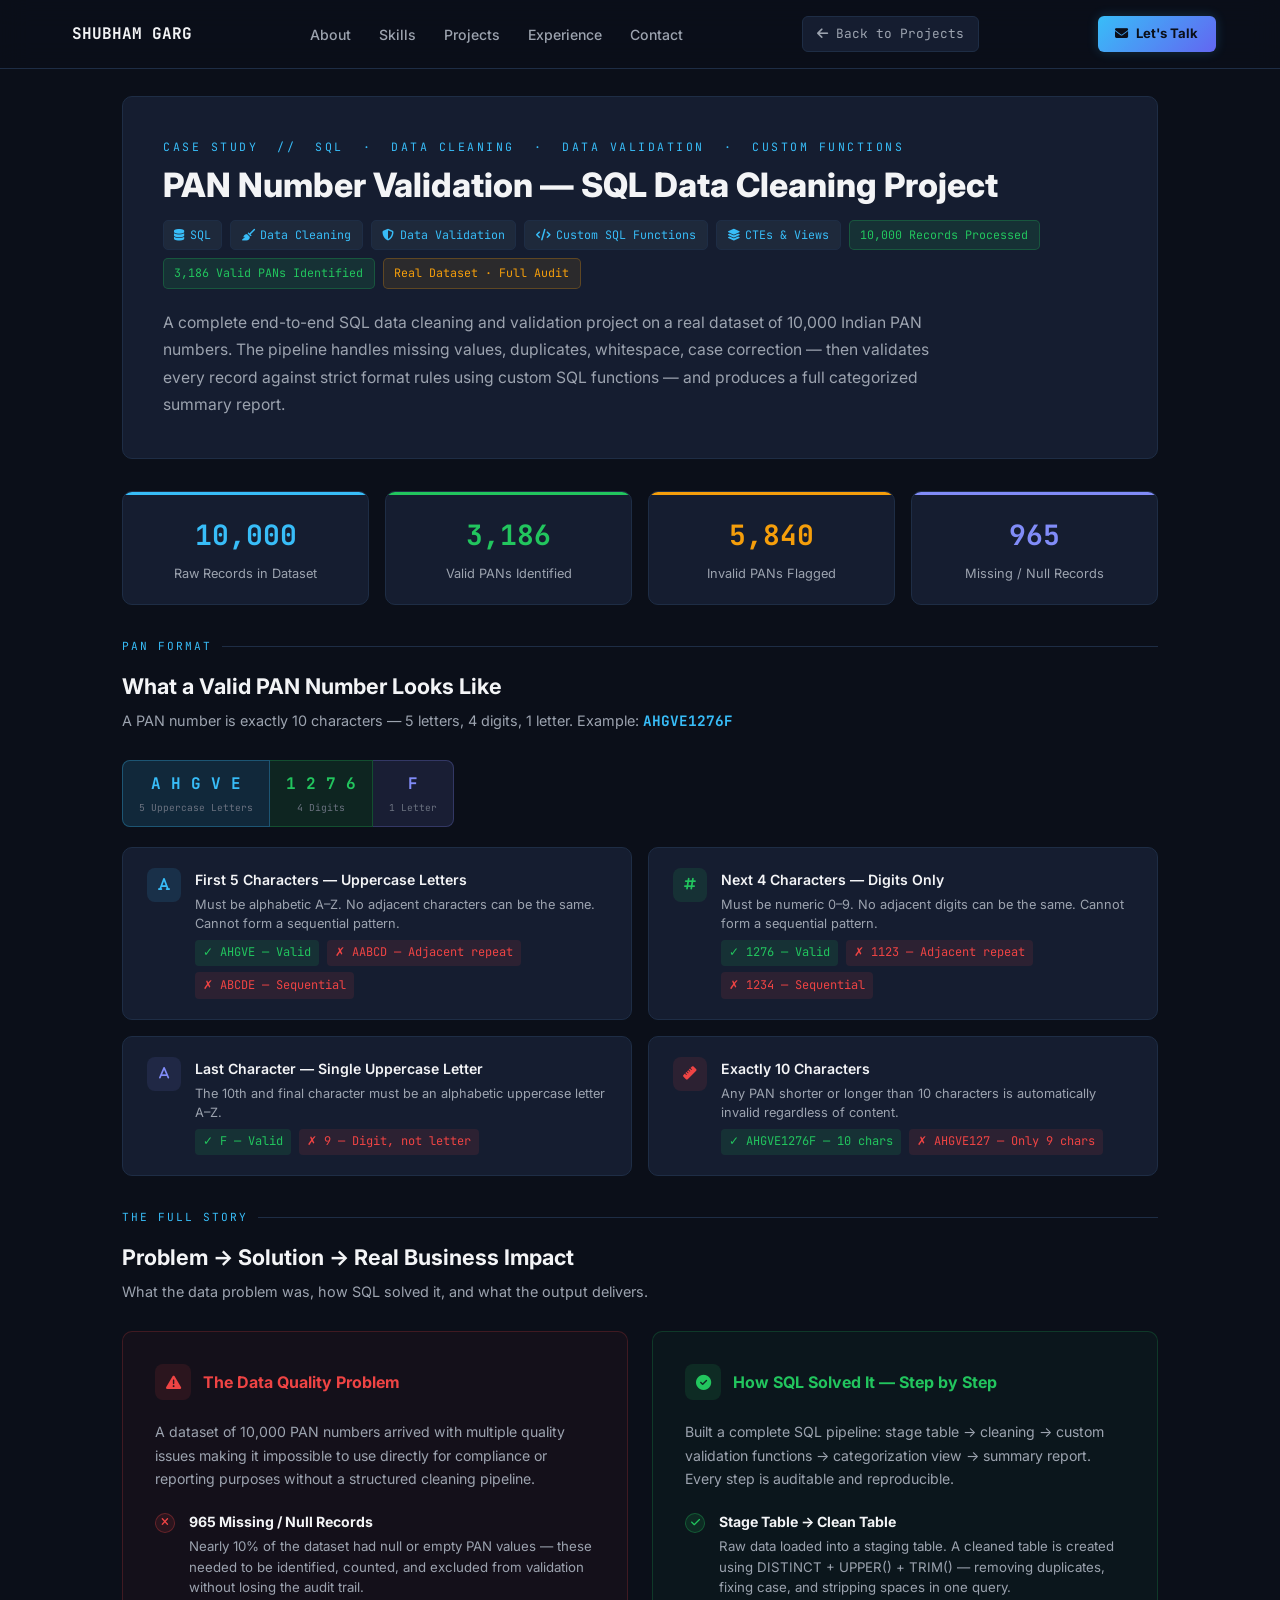
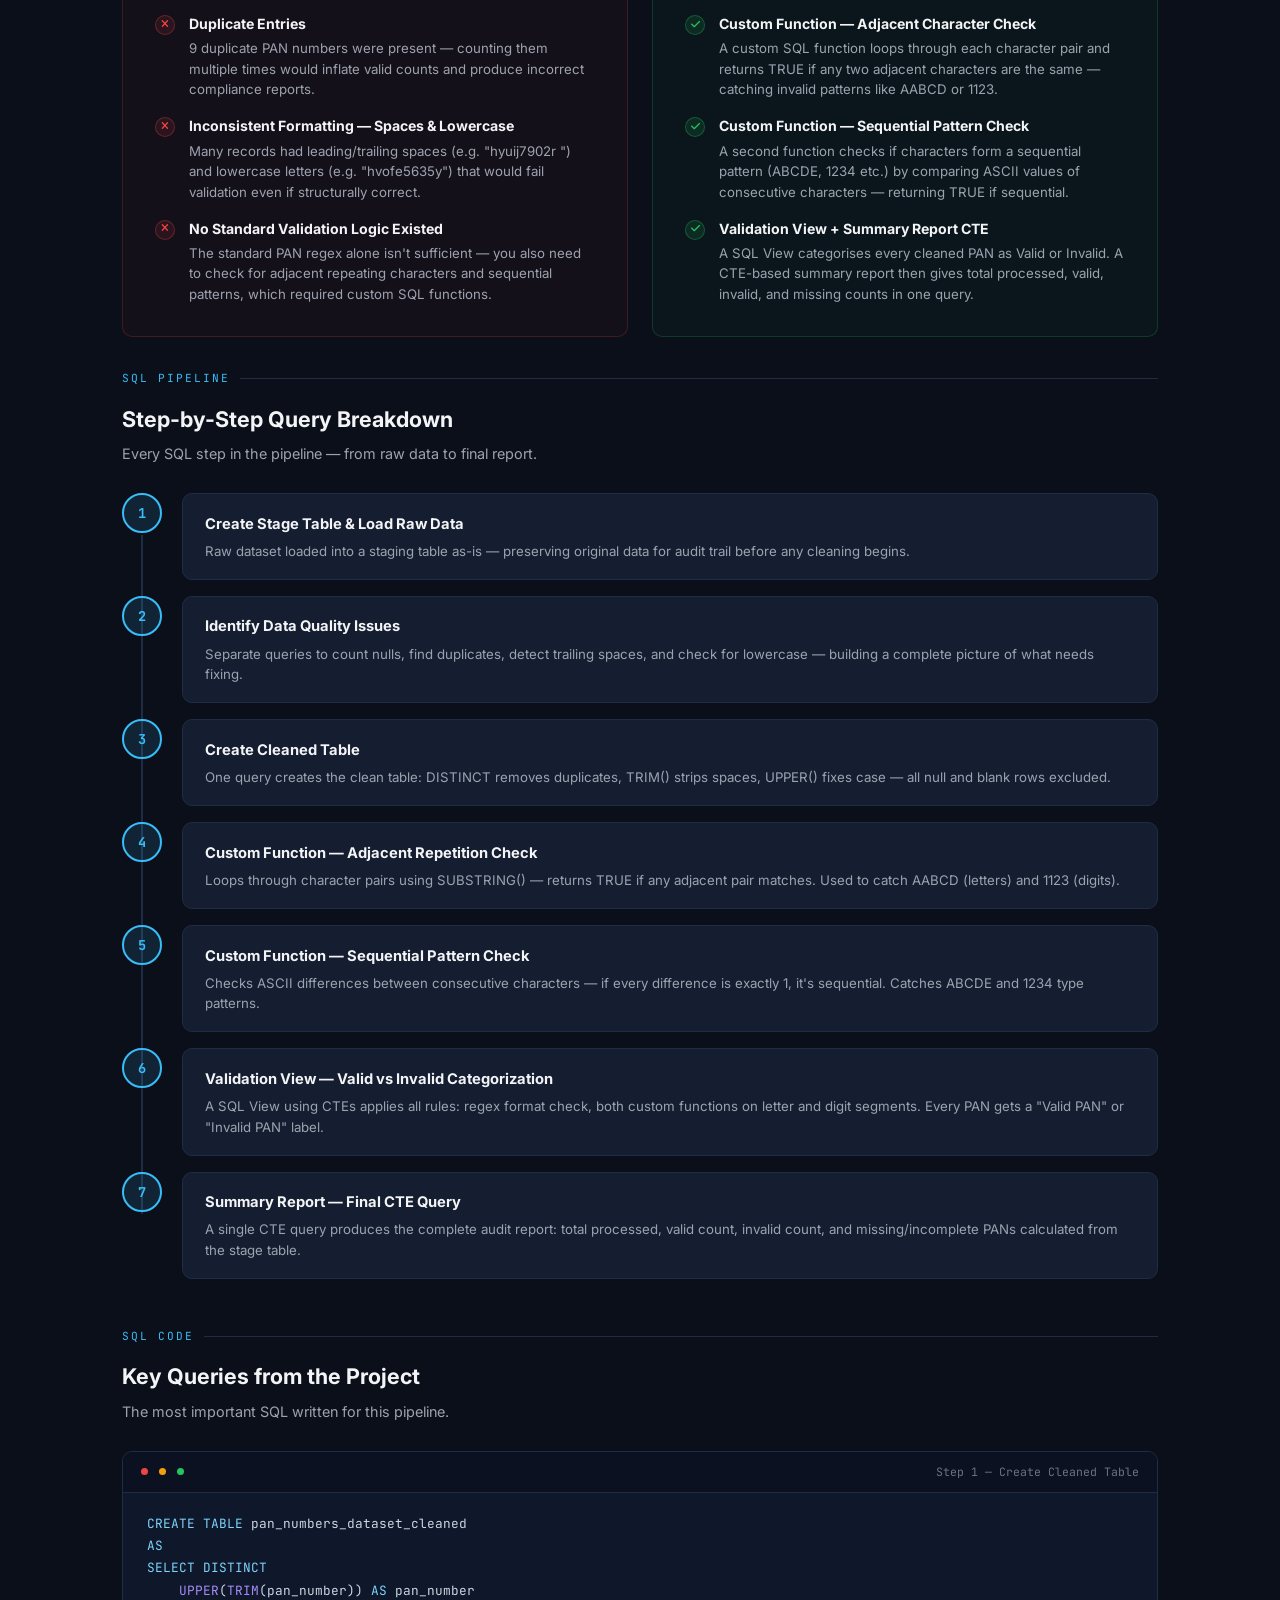
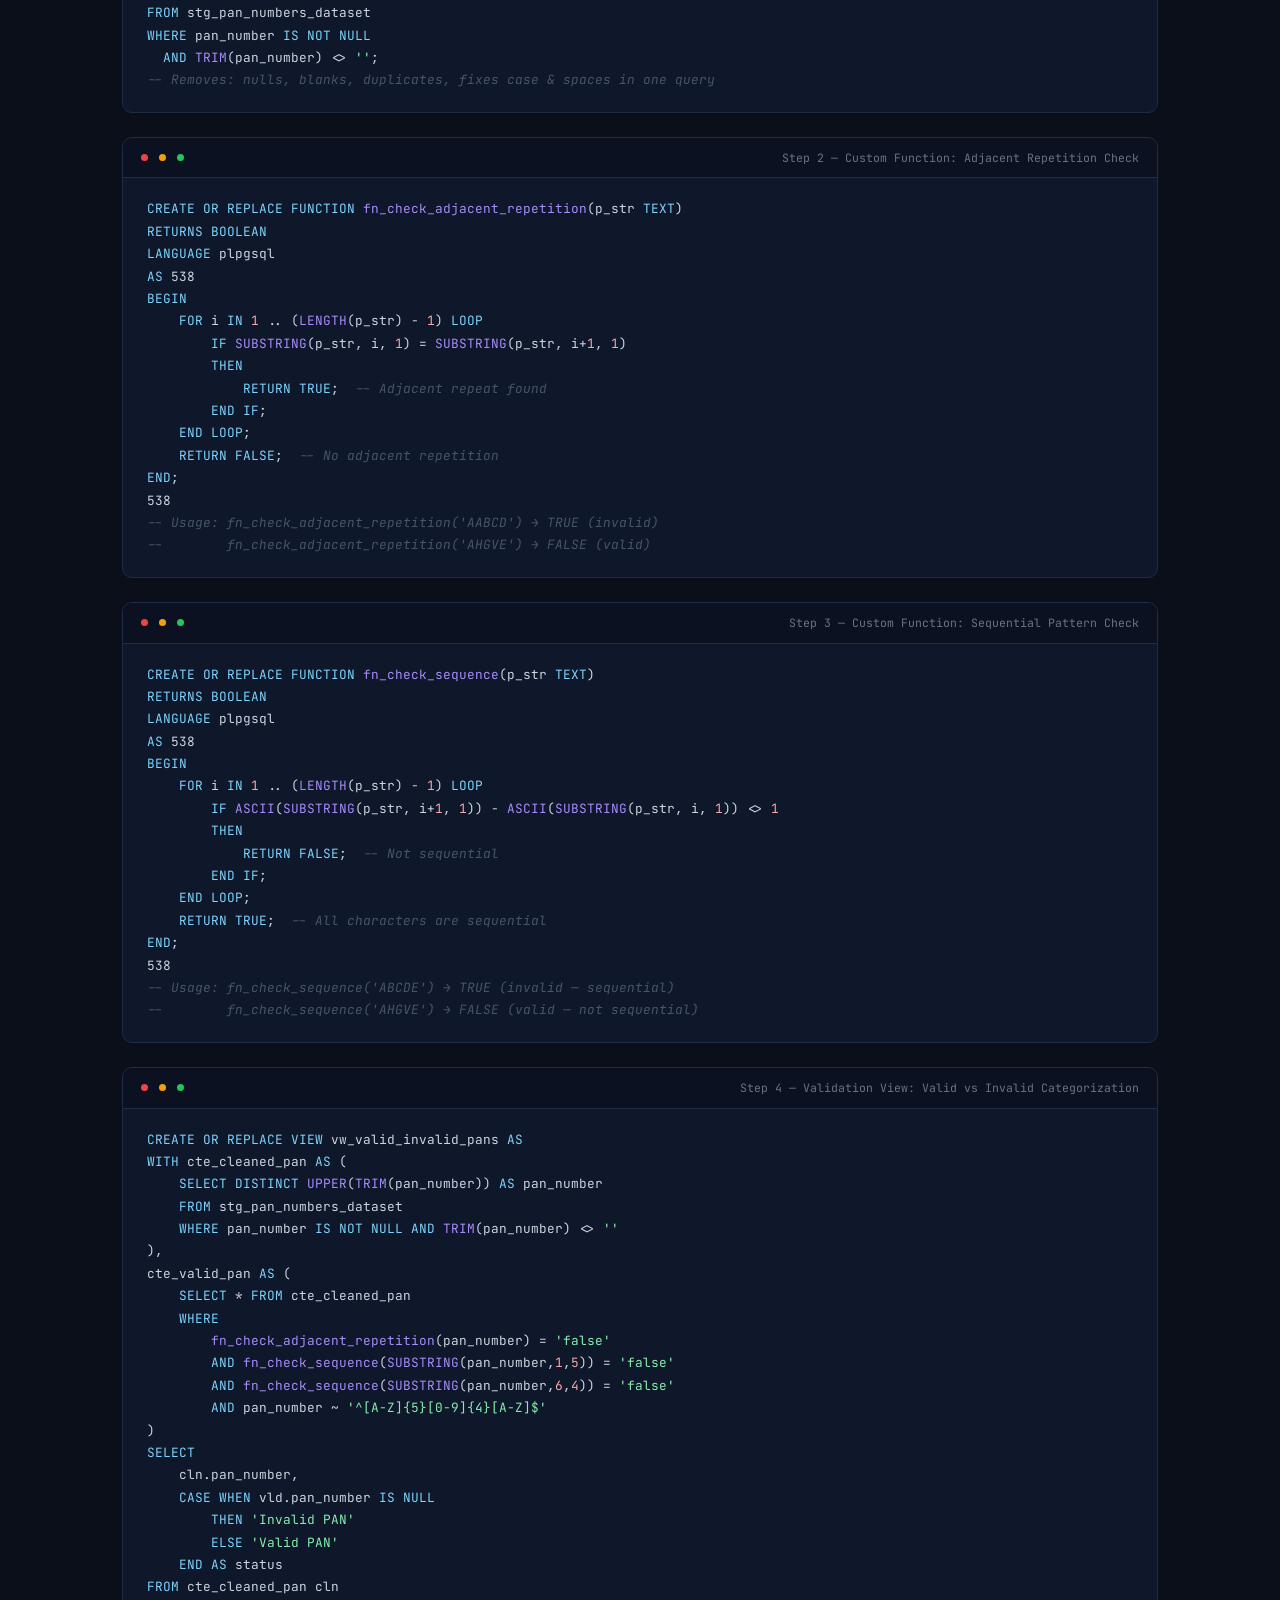
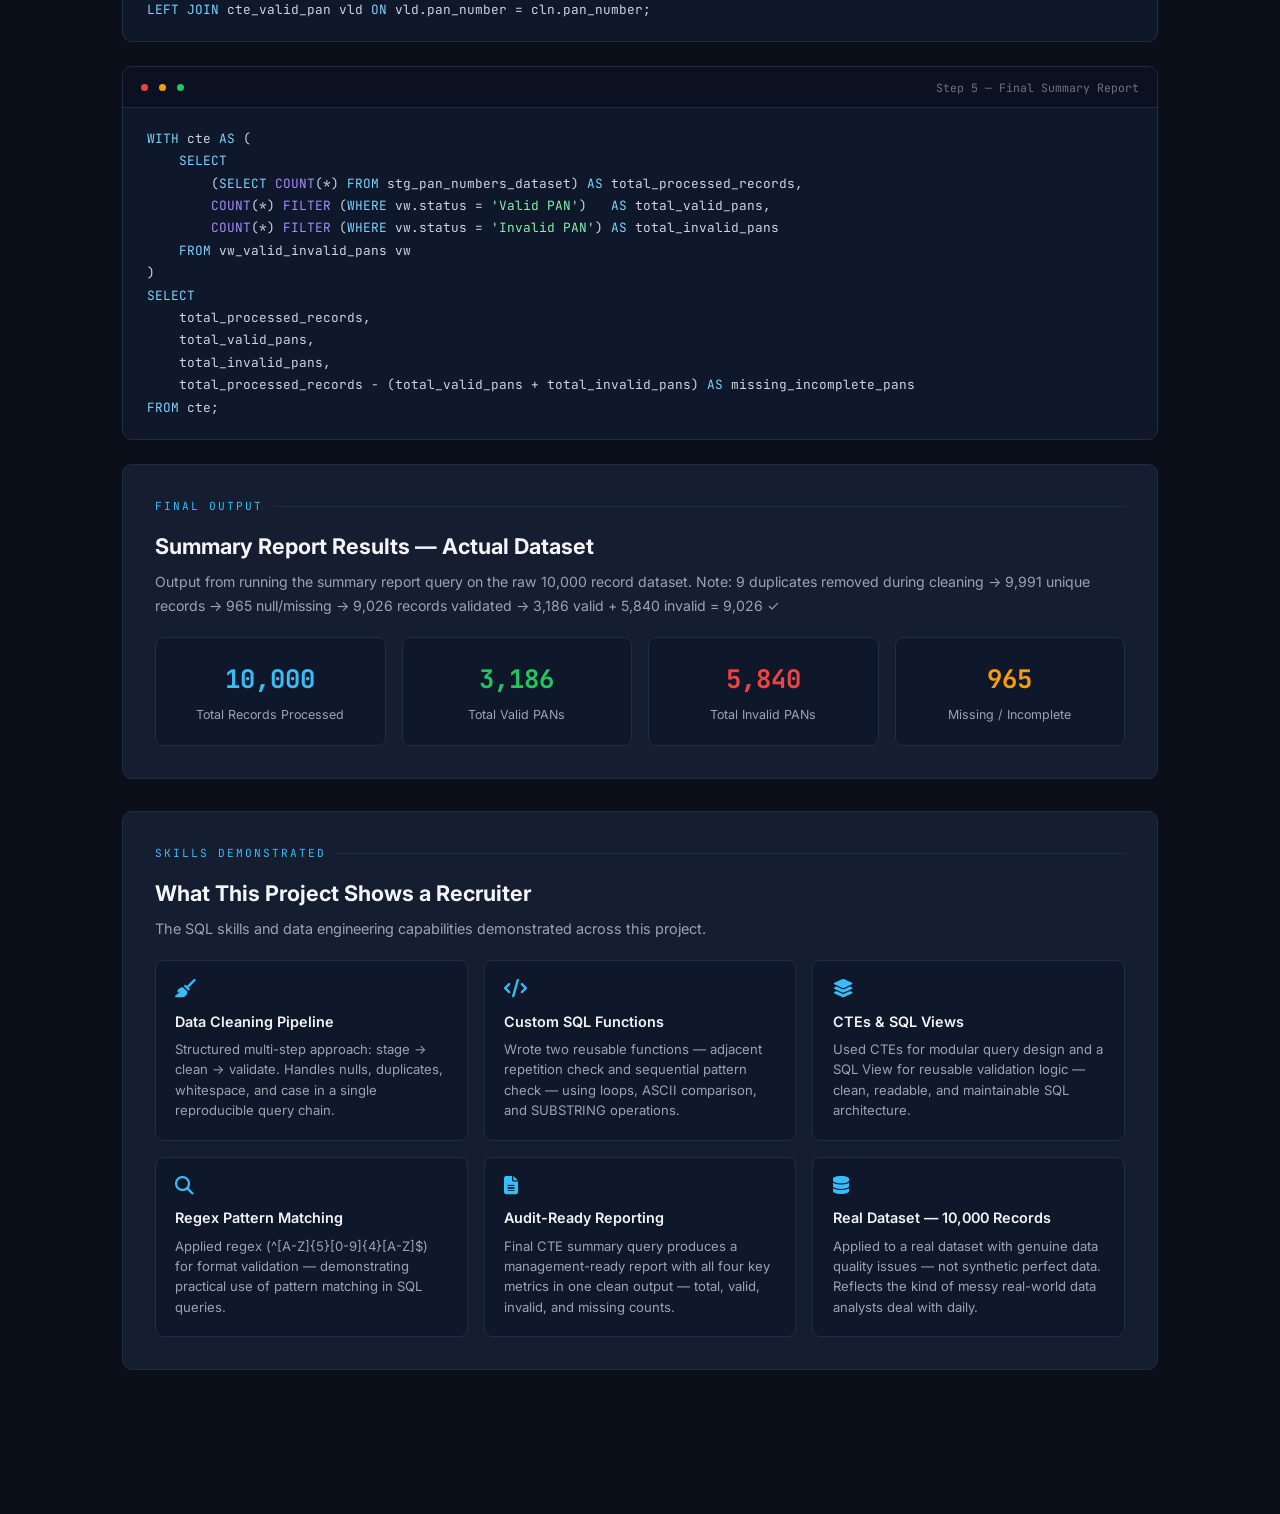
<file: pan-validation.html>
<!DOCTYPE html>
<html lang="en">
<head>
    <meta charset="UTF-8">
    <meta name="viewport" content="width=device-width, initial-scale=1.0">
    <title>PAN Number Validation — SQL | Shubham Garg</title>
    <link rel="preconnect" href="https://fonts.googleapis.com">
    <link rel="preconnect" href="https://fonts.gstatic.com" crossorigin>
    <link href="https://fonts.googleapis.com/css2?family=Inter:wght@300;400;500;600;700;800&family=JetBrains+Mono:wght@400;500&display=swap" rel="stylesheet">
    <link rel="stylesheet" href="https://cdnjs.cloudflare.com/ajax/libs/font-awesome/6.4.0/css/all.min.css">
    <style>

        :root{
            --bg:#0B0F19;--card:#151D30;--card2:#0F172A;
            --accent:#38BDF8;--accent-dim:rgba(56,189,248,.12);--accent-glow:rgba(56,189,248,.25);
            --green:#22C55E;--green-dim:rgba(34,197,94,.12);
            --red:#EF4444;--red-dim:rgba(239,68,68,.1);
            --amber:#F59E0B;--amber-dim:rgba(245,158,11,.1);
            --purple:#818CF8;--purple-dim:rgba(129,140,248,.1);
            --t1:#F3F4F6;--t2:#9CA3AF;--t3:#6B7280;
            --border:#1E2D45;--border-light:#24324F;
            --sans:'Inter',sans-serif;--mono:'JetBrains Mono',monospace;--r:10px;
        }
        *{margin:0;padding:0;box-sizing:border-box}
        html{scroll-behavior:smooth}
        body{background:var(--bg);color:var(--t1);font-family:var(--sans);line-height:1.65;padding-bottom:5rem}
        ::-webkit-scrollbar{width:6px}
        ::-webkit-scrollbar-track{background:var(--bg)}
        ::-webkit-scrollbar-thumb{background:var(--border-light);border-radius:3px}
        ::-webkit-scrollbar-thumb:hover{background:var(--accent)}

        /* NAV */
        nav{position:fixed;top:0;left:0;width:100%;background:rgba(11,15,25,.92);
            backdrop-filter:blur(14px);border-bottom:1px solid var(--border);z-index:1000;
            display:flex;justify-content:space-between;align-items:center;padding:1rem 5%}
        .nav-logo{font-family:var(--mono);font-size:1rem;font-weight:700;color:var(--t1);
            display:flex;align-items:center;gap:.5rem;text-decoration:none}
        .nav-logo i{color:var(--accent)}
        .nav-links{display:flex;list-style:none;gap:1.75rem}
        .nav-links a{color:var(--t2);text-decoration:none;font-size:.88rem;font-weight:500;transition:color .25s}
        .nav-links a:hover{color:var(--accent)}
        .nav-back{display:inline-flex;align-items:center;gap:.5rem;color:var(--t2);text-decoration:none;
            font-family:var(--mono);font-size:.8rem;background:var(--card);
            border:1px solid var(--border);padding:.4rem .9rem;border-radius:6px;transition:all .25s}
        .nav-back:hover{color:var(--accent);border-color:var(--accent)}
        .nav-email-btn{display:inline-flex;align-items:center;gap:.5rem;padding:.45rem 1.1rem;border-radius:6px;font-size:.82rem;font-weight:700;text-decoration:none;background:linear-gradient(135deg,var(--accent),#6366F1);color:#0B0F19;transition:all .3s;box-shadow:0 0 12px rgba(56,189,248,.2);white-space:nowrap}
        .nav-email-btn:hover{transform:translateY(-1px);box-shadow:0 4px 20px rgba(56,189,248,.45)}

        /* LAYOUT */
        .container{max-width:1100px;margin:0 auto;padding:6rem 2rem 2rem}

        /* HERO CARD */
        .proj-hero{padding:2.5rem;background:var(--card);border:1px solid var(--border);
            border-radius:var(--r);margin-bottom:2rem;position:relative;overflow:hidden}
        .eyebrow{font-family:var(--mono);font-size:.72rem;color:var(--accent);text-transform:uppercase;
            letter-spacing:2.5px;margin-bottom:.6rem;display:block}
        .proj-title{font-size:2.1rem;font-weight:800;margin-bottom:1rem;line-height:1.15}
        .proj-summary{color:var(--t2);font-size:.98rem;max-width:780px;line-height:1.75}
        .pill-row{display:flex;flex-wrap:wrap;gap:.5rem;margin-bottom:1.25rem}
        .pill{font-family:var(--mono);font-size:.73rem;background:#1E293B;color:var(--accent);
            padding:.28rem .65rem;border-radius:5px;border:1px solid var(--border)}
        .pill.green{color:var(--green);background:var(--green-dim);border-color:rgba(34,197,94,.25)}
        .pill.amber{color:var(--amber);background:var(--amber-dim);border-color:rgba(245,158,11,.25)}
        .pill.purple{color:var(--purple);background:var(--purple-dim);border-color:rgba(129,140,248,.25)}

        /* KPI ROW */
        .kpi-row{display:grid;grid-template-columns:repeat(4,1fr);gap:1rem;margin-bottom:2rem}
        .kpi{background:var(--card);border:1px solid var(--border);border-radius:var(--r);
            padding:1.25rem 1.5rem;position:relative;overflow:hidden;text-align:center}
        .kpi::before{content:'';position:absolute;top:0;left:0;width:100%;height:3px}
        .kpi.blue::before{background:var(--accent)}
        .kpi.green::before{background:var(--green)}
        .kpi.amber::before{background:var(--amber)}
        .kpi.purple::before{background:var(--purple)}
        .kpi-val{font-family:var(--mono);font-size:1.75rem;font-weight:700;margin-bottom:.25rem}
        .kpi.blue .kpi-val{color:var(--accent)}
        .kpi.green .kpi-val{color:var(--green)}
        .kpi.amber .kpi-val{color:var(--amber)}
        .kpi.purple .kpi-val{color:var(--purple)}
        .kpi-label{font-size:.8rem;color:var(--t2)}

        /* DASHBOARD FRAME */
        .frame-wrap{background:var(--card);border:1px solid var(--border);border-radius:var(--r);
            overflow:hidden;margin-bottom:2rem;box-shadow:0 12px 40px rgba(0,0,0,.5)}
        .frame-bar{background:var(--card2);padding:.85rem 1.25rem;
            display:flex;justify-content:space-between;align-items:center;
            font-family:var(--mono);font-size:.76rem;color:var(--t2)}
        .frame-bar.top{border-bottom:1px solid var(--border)}
        .frame-bar.bottom{border-top:1px solid var(--border)}
        .fdot{width:8px;height:8px;border-radius:50%;display:inline-block;margin-right:.4rem}
        .fdot.blue{background:var(--accent)}
        .fdot.green{background:var(--green)}
        .iframe-std{position:relative;width:100%;padding-bottom:56.25%;background:var(--card2)}
        .iframe-std iframe{position:absolute;top:0;left:0;width:100%;height:100%;border:none}
        .iframe-tall{position:relative;width:100%;height:650px;background:var(--card2)}
        .iframe-tall iframe{width:100%;height:100%;border:none}

        /* SECTION */
        .sec{margin-bottom:1.75rem}
        .sec-label{font-family:var(--mono);font-size:.7rem;color:var(--accent);text-transform:uppercase;
            letter-spacing:2px;margin-bottom:.85rem;display:flex;align-items:center;gap:.6rem}
        .sec-label::after{content:'';flex:1;height:1px;background:var(--border)}
        .sec-title{font-size:1.35rem;font-weight:700;margin-bottom:.3rem}
        .sec-sub{font-size:.9rem;color:var(--t2);margin-bottom:1.5rem;line-height:1.6}

        /* STORY GRID */
        .story-grid{display:grid;grid-template-columns:1fr 1fr;gap:1.5rem;margin-bottom:2rem}
        .story-card{border-radius:var(--r);padding:2rem;border:1px solid var(--border)}
        .story-card.problem{background:rgba(239,68,68,.04);border-color:rgba(239,68,68,.2)}
        .story-card.solution{background:rgba(34,197,94,.04);border-color:rgba(34,197,94,.2)}
        .story-head{display:flex;align-items:center;gap:.75rem;margin-bottom:1.25rem}
        .sicon{width:36px;height:36px;border-radius:8px;display:flex;align-items:center;
            justify-content:center;font-size:.95rem;flex-shrink:0}
        .problem .sicon{background:var(--red-dim);color:var(--red)}
        .solution .sicon{background:var(--green-dim);color:var(--green)}
        .story-head h3{font-size:1rem;font-weight:700}
        .problem .story-head h3{color:var(--red)}
        .solution .story-head h3{color:var(--green)}
        .story-intro{font-size:.88rem;color:var(--t2);margin-bottom:1.25rem;line-height:1.65}
        .ps-list{list-style:none;display:flex;flex-direction:column;gap:.9rem}
        .ps-item{display:flex;gap:.85rem;align-items:flex-start}
        .psdot{width:20px;height:20px;border-radius:50%;flex-shrink:0;display:flex;align-items:center;
            justify-content:center;font-size:.65rem;margin-top:3px}
        .problem .psdot{background:var(--red-dim);color:var(--red);border:1px solid rgba(239,68,68,.3)}
        .solution .psdot{background:var(--green-dim);color:var(--green);border:1px solid rgba(34,197,94,.3)}
        .ps-text strong{display:block;font-size:.88rem;color:var(--t1);margin-bottom:.18rem}
        .ps-text p{font-size:.83rem;color:var(--t2);line-height:1.55}

        /* IMPACT SECTION */
        .impact-wrap{background:var(--card);border:1px solid var(--border);border-radius:var(--r);
            padding:2rem;margin-bottom:2rem}
        .impact-grid{display:grid;grid-template-columns:repeat(3,1fr);gap:1rem;margin-top:1.25rem}
        .impact-card{background:var(--card2);border:1px solid var(--border);border-radius:8px;padding:1.2rem}
        .impact-card i{font-size:1.15rem;margin-bottom:.7rem;display:block;color:var(--accent)}
        .impact-card h4{font-size:.9rem;font-weight:600;margin-bottom:.35rem}
        .impact-card p{font-size:.82rem;color:var(--t2);line-height:1.55}

        /* FEATURES GRID */
        .feat-grid{display:grid;grid-template-columns:repeat(2,1fr);gap:1rem;margin-bottom:2rem}
        .feat-card{background:var(--card);border:1px solid var(--border);border-radius:var(--r);
            padding:1.4rem;display:flex;gap:1rem;align-items:flex-start;
            transition:border-color .25s}
        .feat-card:hover{border-color:var(--accent)}
        .feat-icon{width:38px;height:38px;background:var(--accent-dim);
            border:1px solid rgba(56,189,248,.2);border-radius:8px;display:flex;
            align-items:center;justify-content:center;color:var(--accent);font-size:.95rem;flex-shrink:0}
        .feat-card h4{font-size:.9rem;font-weight:600;margin-bottom:.3rem}
        .feat-card p{font-size:.82rem;color:var(--t2);line-height:1.55}

        /* CLIENT BANNER */
        .client-banner{background:var(--card);border:1px solid var(--border);border-radius:var(--r);
            padding:1.25rem 1.75rem;margin-bottom:1.5rem;display:flex;align-items:center;gap:1.5rem}
        .client-logo-box{border-radius:8px;padding:.4rem .85rem;
            display:flex;align-items:center;justify-content:center;flex-shrink:0;height:44px}
        .client-logo-box img{height:32px;width:auto;display:block}
        .client-info strong{font-size:.92rem}
        .client-info p{color:var(--t2);font-size:.83rem;margin-top:.2rem}

        /* RESPONSIVE */
        @media(max-width:768px){
            .kpi-row{grid-template-columns:1fr 1fr}
            .story-grid{grid-template-columns:1fr}
            .impact-grid{grid-template-columns:1fr}
            .feat-grid{grid-template-columns:1fr}
            .proj-title{font-size:1.65rem}
            nav{padding:.9rem 5%}
            .nav-links{display:none}
            .client-banner{flex-direction:column;align-items:flex-start}
        }
            background:linear-gradient(90deg,var(--accent),var(--purple))}
    
        .proj-hero::before{content:'';position:absolute;top:0;left:0;right:0;height:3px;
            background:linear-gradient(90deg,var(--accent),var(--green))}

        /* SQL CODE BLOCKS */
        .sql-wrap{background:var(--card2);border:1px solid var(--border);border-radius:var(--r);
            overflow:hidden;margin-bottom:1.5rem}
        .sql-bar{background:#0B1120;padding:.65rem 1.1rem;border-bottom:1px solid var(--border);
            display:flex;justify-content:space-between;align-items:center;
            font-family:var(--mono);font-size:.72rem;color:var(--t3)}
        .sql-bar span{display:flex;align-items:center;gap:.45rem}
        .sql-dot{width:7px;height:7px;border-radius:50%}
        pre.sql{margin:0;padding:1.25rem 1.5rem;overflow-x:auto;font-family:var(--mono);
            font-size:.8rem;line-height:1.75;color:#CBD5E1}
        .kw{color:#7DD3FC}   /* SQL keywords */
        .fn{color:#A78BFA}   /* functions */
        .str{color:#86EFAC}  /* strings/values */
        .cm{color:#475569;font-style:italic}  /* comments */
        .nm{color:#FCA5A5}   /* numbers */

        /* VALIDATION RULES */
        .rules-grid{display:grid;grid-template-columns:1fr 1fr;gap:1rem;margin-bottom:2rem}
        .rule-card{background:var(--card);border:1px solid var(--border);border-radius:var(--r);
            padding:1.25rem 1.5rem;display:flex;gap:.85rem;align-items:flex-start}
        .rule-icon{width:34px;height:34px;border-radius:8px;display:flex;align-items:center;
            justify-content:center;font-size:.85rem;flex-shrink:0}
        .rule-card h4{font-size:.88rem;font-weight:600;margin-bottom:.25rem}
        .rule-card p{font-size:.8rem;color:var(--t2);line-height:1.5}
        .rule-ex{font-family:var(--mono);font-size:.75rem;margin-top:.4rem;padding:.2rem .5rem;
            border-radius:4px;display:inline-block}
        .rule-ex.valid{background:var(--green-dim);color:var(--green)}
        .rule-ex.invalid{background:var(--red-dim);color:var(--red)}

        /* SUMMARY REPORT */
        .summary-box{background:var(--card);border:1px solid var(--border);border-radius:var(--r);
            padding:2rem;margin-bottom:2rem}
        .summary-grid{display:grid;grid-template-columns:repeat(4,1fr);gap:1rem;margin-top:1.25rem}
        .sum-card{background:var(--card2);border:1px solid var(--border);border-radius:8px;
            padding:1.25rem;text-align:center}
        .sum-val{font-family:var(--mono);font-size:1.6rem;font-weight:700;margin-bottom:.3rem}
        .sum-label{font-size:.78rem;color:var(--t2)}

        /* STEP FLOW */
        .steps{display:flex;flex-direction:column;gap:0;margin-bottom:2rem}
        .step{display:flex;gap:1.25rem;align-items:flex-start;position:relative}
        .step:not(:last-child)::after{content:'';position:absolute;left:19px;top:42px;
            width:2px;height:calc(100%);background:var(--border);z-index:0}
        .step-num{width:40px;height:40px;border-radius:50%;display:flex;align-items:center;
            justify-content:center;font-family:var(--mono);font-size:.85rem;font-weight:700;
            flex-shrink:0;z-index:1;border:2px solid var(--accent);
            background:var(--accent-dim);color:var(--accent)}
        .step-body{background:var(--card);border:1px solid var(--border);border-radius:var(--r);
            padding:1.1rem 1.4rem;margin-bottom:1rem;flex:1}
        .step-body h4{font-size:.92rem;font-weight:700;margin-bottom:.3rem}
        .step-body p{font-size:.83rem;color:var(--t2);line-height:1.55}

        /* PAN FORMAT VISUAL */
        .pan-format{display:flex;gap:0;margin:1.25rem 0;font-family:var(--mono);font-size:1rem;font-weight:700}
        .pan-seg{padding:.6rem 1rem;text-align:center;border-radius:0}
        .pan-seg:first-child{border-radius:8px 0 0 8px}
        .pan-seg:last-child{border-radius:0 8px 8px 0}
        .pan-seg.alpha{background:rgba(56,189,248,.15);color:var(--accent);border:1px solid rgba(56,189,248,.3)}
        .pan-seg.num{background:rgba(34,197,94,.12);color:var(--green);border:1px solid rgba(34,197,94,.25);border-left:none}
        .pan-seg.last{background:rgba(129,140,248,.12);color:var(--purple);border:1px solid rgba(129,140,248,.25);border-left:none}
        .pan-seg small{display:block;font-size:.6rem;font-weight:400;color:var(--t3);margin-top:.2rem}

        @media(max-width:768px){
            .rules-grid{grid-template-columns:1fr}
            .summary-grid{grid-template-columns:1fr 1fr}
        }
    </style>
    <!-- Microsoft Clarity -->
    <script type="text/javascript">
        (function(c,l,a,r,i,t,y){
            c[a]=c[a]||function(){(c[a].q=c[a].q||[]).push(arguments)};
            t=l.createElement(r);t.async=1;t.src="https://www.clarity.ms/tag/"+i;
            y=l.getElementsByTagName(r)[0];y.parentNode.insertBefore(t,y);
        })(window, document, "clarity", "script", "xgkes0h7l5");
    </script>
</head>
<body>

<nav>
    <a href="index.html" class="nav-logo"><i class="fa-solid fa-chart-network"></i> SHUBHAM GARG</a>
    <ul class="nav-links">
        <li><a href="index.html#about">About</a></li>
        <li><a href="index.html#skills">Skills</a></li>
        <li><a href="index.html#projects">Projects</a></li>
        <li><a href="index.html#experience">Experience</a></li>
        <li><a href="index.html#contact">Contact</a></li>
    </ul>
    <a href="index.html#projects" class="nav-back"><i class="fa-solid fa-arrow-left"></i> Back to Projects</a>
    <a href="mailto:shubhamgrg33@gmail.com?subject=Reaching%20out%20%E2%80%94%20saw%20your%20portfolio" class="nav-email-btn"><i class="fa-solid fa-envelope"></i> Let's Talk</a>
</nav>

<div class="container">

    <!-- HERO -->
    <div class="proj-hero">
        <span class="eyebrow">Case Study &nbsp;// &nbsp;SQL &nbsp;·&nbsp; Data Cleaning &nbsp;·&nbsp; Data Validation &nbsp;·&nbsp; Custom Functions</span>
        <h1 class="proj-title">PAN Number Validation — SQL Data Cleaning Project</h1>
        <div class="pill-row">
            <span class="pill"><i class="fa-solid fa-database" style="margin-right:.35rem"></i>SQL</span>
            <span class="pill"><i class="fa-solid fa-broom" style="margin-right:.35rem"></i>Data Cleaning</span>
            <span class="pill"><i class="fa-solid fa-shield-halved" style="margin-right:.35rem"></i>Data Validation</span>
            <span class="pill"><i class="fa-solid fa-code" style="margin-right:.35rem"></i>Custom SQL Functions</span>
            <span class="pill"><i class="fa-solid fa-layer-group" style="margin-right:.35rem"></i>CTEs & Views</span>
            <span class="pill green">10,000 Records Processed</span>
            <span class="pill green">3,186 Valid PANs Identified</span>
            <span class="pill amber">Real Dataset · Full Audit</span>
        </div>
        <p class="proj-summary">A complete end-to-end SQL data cleaning and validation project on a real dataset of 10,000 Indian PAN numbers. The pipeline handles missing values, duplicates, whitespace, case correction — then validates every record against strict format rules using custom SQL functions — and produces a full categorized summary report.</p>
    </div>

    <!-- KPIs -->
    <div class="kpi-row">
        <div class="kpi blue"><div class="kpi-val">10,000</div><div class="kpi-label">Raw Records in Dataset</div></div>
        <div class="kpi green"><div class="kpi-val">3,186</div><div class="kpi-label">Valid PANs Identified</div></div>
        <div class="kpi amber"><div class="kpi-val">5,840</div><div class="kpi-label">Invalid PANs Flagged</div></div>
        <div class="kpi purple"><div class="kpi-val">965</div><div class="kpi-label">Missing / Null Records</div></div>
    </div>

    <!-- PAN FORMAT VISUAL -->
    <div class="sec">
        <div class="sec-label">PAN Format</div>
        <div class="sec-title">What a Valid PAN Number Looks Like</div>
        <div class="sec-sub">A PAN number is exactly 10 characters — 5 letters, 4 digits, 1 letter. Example: <strong style="color:var(--accent);font-family:var(--mono)">AHGVE1276F</strong></div>
    </div>

    <div class="pan-format">
        <div class="pan-seg alpha">A H G V E<small>5 Uppercase Letters</small></div>
        <div class="pan-seg num">1 2 7 6<small>4 Digits</small></div>
        <div class="pan-seg last">F<small>1 Letter</small></div>
    </div>

    <!-- VALIDATION RULES -->
    <div class="rules-grid">
        <div class="rule-card">
            <div class="rule-icon" style="background:var(--accent-dim);color:var(--accent)"><i class="fa-solid fa-font"></i></div>
            <div>
                <h4>First 5 Characters — Uppercase Letters</h4>
                <p>Must be alphabetic A–Z. No adjacent characters can be the same. Cannot form a sequential pattern.</p>
                <span class="rule-ex valid">✓ AHGVE — Valid</span>&nbsp;
                <span class="rule-ex invalid">✗ AABCD — Adjacent repeat</span>&nbsp;
                <span class="rule-ex invalid">✗ ABCDE — Sequential</span>
            </div>
        </div>
        <div class="rule-card">
            <div class="rule-icon" style="background:var(--green-dim);color:var(--green)"><i class="fa-solid fa-hashtag"></i></div>
            <div>
                <h4>Next 4 Characters — Digits Only</h4>
                <p>Must be numeric 0–9. No adjacent digits can be the same. Cannot form a sequential pattern.</p>
                <span class="rule-ex valid">✓ 1276 — Valid</span>&nbsp;
                <span class="rule-ex invalid">✗ 1123 — Adjacent repeat</span>&nbsp;
                <span class="rule-ex invalid">✗ 1234 — Sequential</span>
            </div>
        </div>
        <div class="rule-card">
            <div class="rule-icon" style="background:var(--purple-dim);color:var(--purple)"><i class="fa-solid fa-a"></i></div>
            <div>
                <h4>Last Character — Single Uppercase Letter</h4>
                <p>The 10th and final character must be an alphabetic uppercase letter A–Z.</p>
                <span class="rule-ex valid">✓ F — Valid</span>&nbsp;
                <span class="rule-ex invalid">✗ 9 — Digit, not letter</span>
            </div>
        </div>
        <div class="rule-card">
            <div class="rule-icon" style="background:var(--red-dim);color:var(--red)"><i class="fa-solid fa-ruler"></i></div>
            <div>
                <h4>Exactly 10 Characters</h4>
                <p>Any PAN shorter or longer than 10 characters is automatically invalid regardless of content.</p>
                <span class="rule-ex valid">✓ AHGVE1276F — 10 chars</span>&nbsp;
                <span class="rule-ex invalid">✗ AHGVE127 — Only 9 chars</span>
            </div>
        </div>
    </div>

    <!-- STORY -->
    <div class="sec">
        <div class="sec-label">The Full Story</div>
        <div class="sec-title">Problem → Solution → Real Business Impact</div>
        <div class="sec-sub">What the data problem was, how SQL solved it, and what the output delivers.</div>
    </div>

    <div class="story-grid">
        <div class="story-card problem">
            <div class="story-head">
                <div class="sicon"><i class="fa-solid fa-triangle-exclamation"></i></div>
                <h3>The Data Quality Problem</h3>
            </div>
            <p class="story-intro">A dataset of 10,000 PAN numbers arrived with multiple quality issues making it impossible to use directly for compliance or reporting purposes without a structured cleaning pipeline.</p>
            <ul class="ps-list">
                <li class="ps-item">
                    <div class="psdot"><i class="fa-solid fa-xmark"></i></div>
                    <div class="ps-text">
                        <strong>965 Missing / Null Records</strong>
                        <p>Nearly 10% of the dataset had null or empty PAN values — these needed to be identified, counted, and excluded from validation without losing the audit trail.</p>
                    </div>
                </li>
                <li class="ps-item">
                    <div class="psdot"><i class="fa-solid fa-xmark"></i></div>
                    <div class="ps-text">
                        <strong>Duplicate Entries</strong>
                        <p>9 duplicate PAN numbers were present — counting them multiple times would inflate valid counts and produce incorrect compliance reports.</p>
                    </div>
                </li>
                <li class="ps-item">
                    <div class="psdot"><i class="fa-solid fa-xmark"></i></div>
                    <div class="ps-text">
                        <strong>Inconsistent Formatting — Spaces & Lowercase</strong>
                        <p>Many records had leading/trailing spaces (e.g. "hyuij7902r  ") and lowercase letters (e.g. "hvofe5635y") that would fail validation even if structurally correct.</p>
                    </div>
                </li>
                <li class="ps-item">
                    <div class="psdot"><i class="fa-solid fa-xmark"></i></div>
                    <div class="ps-text">
                        <strong>No Standard Validation Logic Existed</strong>
                        <p>The standard PAN regex alone isn't sufficient — you also need to check for adjacent repeating characters and sequential patterns, which required custom SQL functions.</p>
                    </div>
                </li>
            </ul>
        </div>

        <div class="story-card solution">
            <div class="story-head">
                <div class="sicon"><i class="fa-solid fa-circle-check"></i></div>
                <h3>How SQL Solved It — Step by Step</h3>
            </div>
            <p class="story-intro">Built a complete SQL pipeline: stage table → cleaning → custom validation functions → categorization view → summary report. Every step is auditable and reproducible.</p>
            <ul class="ps-list">
                <li class="ps-item">
                    <div class="psdot"><i class="fa-solid fa-check"></i></div>
                    <div class="ps-text">
                        <strong>Stage Table → Clean Table</strong>
                        <p>Raw data loaded into a staging table. A cleaned table is created using DISTINCT + UPPER() + TRIM() — removing duplicates, fixing case, and stripping spaces in one query.</p>
                    </div>
                </li>
                <li class="ps-item">
                    <div class="psdot"><i class="fa-solid fa-check"></i></div>
                    <div class="ps-text">
                        <strong>Custom Function — Adjacent Character Check</strong>
                        <p>A custom SQL function loops through each character pair and returns TRUE if any two adjacent characters are the same — catching invalid patterns like AABCD or 1123.</p>
                    </div>
                </li>
                <li class="ps-item">
                    <div class="psdot"><i class="fa-solid fa-check"></i></div>
                    <div class="ps-text">
                        <strong>Custom Function — Sequential Pattern Check</strong>
                        <p>A second function checks if characters form a sequential pattern (ABCDE, 1234 etc.) by comparing ASCII values of consecutive characters — returning TRUE if sequential.</p>
                    </div>
                </li>
                <li class="ps-item">
                    <div class="psdot"><i class="fa-solid fa-check"></i></div>
                    <div class="ps-text">
                        <strong>Validation View + Summary Report CTE</strong>
                        <p>A SQL View categorises every cleaned PAN as Valid or Invalid. A CTE-based summary report then gives total processed, valid, invalid, and missing counts in one query.</p>
                    </div>
                </li>
            </ul>
        </div>
    </div>

    <!-- STEP BY STEP -->
    <div class="sec">
        <div class="sec-label">SQL Pipeline</div>
        <div class="sec-title">Step-by-Step Query Breakdown</div>
        <div class="sec-sub">Every SQL step in the pipeline — from raw data to final report.</div>
    </div>

    <div class="steps">
        <div class="step">
            <div class="step-num">1</div>
            <div class="step-body">
                <h4>Create Stage Table & Load Raw Data</h4>
                <p>Raw dataset loaded into a staging table as-is — preserving original data for audit trail before any cleaning begins.</p>
            </div>
        </div>
        <div class="step">
            <div class="step-num">2</div>
            <div class="step-body">
                <h4>Identify Data Quality Issues</h4>
                <p>Separate queries to count nulls, find duplicates, detect trailing spaces, and check for lowercase — building a complete picture of what needs fixing.</p>
            </div>
        </div>
        <div class="step">
            <div class="step-num">3</div>
            <div class="step-body">
                <h4>Create Cleaned Table</h4>
                <p>One query creates the clean table: DISTINCT removes duplicates, TRIM() strips spaces, UPPER() fixes case — all null and blank rows excluded.</p>
            </div>
        </div>
        <div class="step">
            <div class="step-num">4</div>
            <div class="step-body">
                <h4>Custom Function — Adjacent Repetition Check</h4>
                <p>Loops through character pairs using SUBSTRING() — returns TRUE if any adjacent pair matches. Used to catch AABCD (letters) and 1123 (digits).</p>
            </div>
        </div>
        <div class="step">
            <div class="step-num">5</div>
            <div class="step-body">
                <h4>Custom Function — Sequential Pattern Check</h4>
                <p>Checks ASCII differences between consecutive characters — if every difference is exactly 1, it's sequential. Catches ABCDE and 1234 type patterns.</p>
            </div>
        </div>
        <div class="step">
            <div class="step-num">6</div>
            <div class="step-body">
                <h4>Validation View — Valid vs Invalid Categorization</h4>
                <p>A SQL View using CTEs applies all rules: regex format check, both custom functions on letter and digit segments. Every PAN gets a "Valid PAN" or "Invalid PAN" label.</p>
            </div>
        </div>
        <div class="step">
            <div class="step-num">7</div>
            <div class="step-body">
                <h4>Summary Report — Final CTE Query</h4>
                <p>A single CTE query produces the complete audit report: total processed, valid count, invalid count, and missing/incomplete PANs calculated from the stage table.</p>
            </div>
        </div>
    </div>

    <!-- KEY SQL SNIPPETS -->
    <div class="sec">
        <div class="sec-label">SQL Code</div>
        <div class="sec-title">Key Queries from the Project</div>
        <div class="sec-sub">The most important SQL written for this pipeline.</div>
    </div>

    <!-- Data Cleaning Query -->
    <div class="sql-wrap">
        <div class="sql-bar">
            <span><span class="sql-dot" style="background:#EF4444"></span><span class="sql-dot" style="background:#F59E0B;margin-left:4px"></span><span class="sql-dot" style="background:#22C55E;margin-left:4px"></span></span>
            <span>Step 1 — Create Cleaned Table</span>
        </div>
        <pre class="sql"><span class="kw">CREATE TABLE</span> pan_numbers_dataset_cleaned
<span class="kw">AS</span>
<span class="kw">SELECT DISTINCT</span>
    <span class="fn">UPPER</span>(<span class="fn">TRIM</span>(pan_number)) <span class="kw">AS</span> pan_number
<span class="kw">FROM</span> stg_pan_numbers_dataset
<span class="kw">WHERE</span> pan_number <span class="kw">IS NOT NULL</span>
  <span class="kw">AND</span> <span class="fn">TRIM</span>(pan_number) <> <span class="str">''</span>;
<span class="cm">-- Removes: nulls, blanks, duplicates, fixes case & spaces in one query</span></pre>
    </div>

    <!-- Adjacent function -->
    <div class="sql-wrap">
        <div class="sql-bar">
            <span><span class="sql-dot" style="background:#EF4444"></span><span class="sql-dot" style="background:#F59E0B;margin-left:4px"></span><span class="sql-dot" style="background:#22C55E;margin-left:4px"></span></span>
            <span>Step 2 — Custom Function: Adjacent Repetition Check</span>
        </div>
        <pre class="sql"><span class="kw">CREATE OR REPLACE FUNCTION</span> <span class="fn">fn_check_adjacent_repetition</span>(p_str <span class="kw">TEXT</span>)
<span class="kw">RETURNS BOOLEAN</span>
<span class="kw">LANGUAGE</span> plpgsql
<span class="kw">AS</span> 538
<span class="kw">BEGIN</span>
    <span class="kw">FOR</span> i <span class="kw">IN</span> <span class="nm">1</span> .. (<span class="fn">LENGTH</span>(p_str) - <span class="nm">1</span>) <span class="kw">LOOP</span>
        <span class="kw">IF</span> <span class="fn">SUBSTRING</span>(p_str, i, <span class="nm">1</span>) = <span class="fn">SUBSTRING</span>(p_str, i+<span class="nm">1</span>, <span class="nm">1</span>)
        <span class="kw">THEN</span>
            <span class="kw">RETURN TRUE</span>;  <span class="cm">-- Adjacent repeat found</span>
        <span class="kw">END IF</span>;
    <span class="kw">END LOOP</span>;
    <span class="kw">RETURN FALSE</span>;  <span class="cm">-- No adjacent repetition</span>
<span class="kw">END</span>;
538
<span class="cm">-- Usage: fn_check_adjacent_repetition('AABCD') → TRUE (invalid)</span>
<span class="cm">--        fn_check_adjacent_repetition('AHGVE') → FALSE (valid)</span></pre>
    </div>

    <!-- Sequential function -->
    <div class="sql-wrap">
        <div class="sql-bar">
            <span><span class="sql-dot" style="background:#EF4444"></span><span class="sql-dot" style="background:#F59E0B;margin-left:4px"></span><span class="sql-dot" style="background:#22C55E;margin-left:4px"></span></span>
            <span>Step 3 — Custom Function: Sequential Pattern Check</span>
        </div>
        <pre class="sql"><span class="kw">CREATE OR REPLACE FUNCTION</span> <span class="fn">fn_check_sequence</span>(p_str <span class="kw">TEXT</span>)
<span class="kw">RETURNS BOOLEAN</span>
<span class="kw">LANGUAGE</span> plpgsql
<span class="kw">AS</span> 538
<span class="kw">BEGIN</span>
    <span class="kw">FOR</span> i <span class="kw">IN</span> <span class="nm">1</span> .. (<span class="fn">LENGTH</span>(p_str) - <span class="nm">1</span>) <span class="kw">LOOP</span>
        <span class="kw">IF</span> <span class="fn">ASCII</span>(<span class="fn">SUBSTRING</span>(p_str, i+<span class="nm">1</span>, <span class="nm">1</span>)) - <span class="fn">ASCII</span>(<span class="fn">SUBSTRING</span>(p_str, i, <span class="nm">1</span>)) <> <span class="nm">1</span>
        <span class="kw">THEN</span>
            <span class="kw">RETURN FALSE</span>;  <span class="cm">-- Not sequential</span>
        <span class="kw">END IF</span>;
    <span class="kw">END LOOP</span>;
    <span class="kw">RETURN TRUE</span>;  <span class="cm">-- All characters are sequential</span>
<span class="kw">END</span>;
538
<span class="cm">-- Usage: fn_check_sequence('ABCDE') → TRUE (invalid — sequential)</span>
<span class="cm">--        fn_check_sequence('AHGVE') → FALSE (valid — not sequential)</span></pre>
    </div>

    <!-- Validation view -->
    <div class="sql-wrap">
        <div class="sql-bar">
            <span><span class="sql-dot" style="background:#EF4444"></span><span class="sql-dot" style="background:#F59E0B;margin-left:4px"></span><span class="sql-dot" style="background:#22C55E;margin-left:4px"></span></span>
            <span>Step 4 — Validation View: Valid vs Invalid Categorization</span>
        </div>
        <pre class="sql"><span class="kw">CREATE OR REPLACE VIEW</span> vw_valid_invalid_pans <span class="kw">AS</span>
<span class="kw">WITH</span> cte_cleaned_pan <span class="kw">AS</span> (
    <span class="kw">SELECT DISTINCT</span> <span class="fn">UPPER</span>(<span class="fn">TRIM</span>(pan_number)) <span class="kw">AS</span> pan_number
    <span class="kw">FROM</span> stg_pan_numbers_dataset
    <span class="kw">WHERE</span> pan_number <span class="kw">IS NOT NULL</span> <span class="kw">AND</span> <span class="fn">TRIM</span>(pan_number) <> <span class="str">''</span>
),
cte_valid_pan <span class="kw">AS</span> (
    <span class="kw">SELECT</span> * <span class="kw">FROM</span> cte_cleaned_pan
    <span class="kw">WHERE</span>
        <span class="fn">fn_check_adjacent_repetition</span>(pan_number) = <span class="str">'false'</span>
        <span class="kw">AND</span> <span class="fn">fn_check_sequence</span>(<span class="fn">SUBSTRING</span>(pan_number,<span class="nm">1</span>,<span class="nm">5</span>)) = <span class="str">'false'</span>
        <span class="kw">AND</span> <span class="fn">fn_check_sequence</span>(<span class="fn">SUBSTRING</span>(pan_number,<span class="nm">6</span>,<span class="nm">4</span>)) = <span class="str">'false'</span>
        <span class="kw">AND</span> pan_number ~ <span class="str">'^[A-Z]{5}[0-9]{4}[A-Z]$'</span>
)
<span class="kw">SELECT</span>
    cln.pan_number,
    <span class="kw">CASE WHEN</span> vld.pan_number <span class="kw">IS NULL</span>
        <span class="kw">THEN</span> <span class="str">'Invalid PAN'</span>
        <span class="kw">ELSE</span> <span class="str">'Valid PAN'</span>
    <span class="kw">END AS</span> status
<span class="kw">FROM</span> cte_cleaned_pan cln
<span class="kw">LEFT JOIN</span> cte_valid_pan vld <span class="kw">ON</span> vld.pan_number = cln.pan_number;</pre>
    </div>

    <!-- Summary Report -->
    <div class="sql-wrap">
        <div class="sql-bar">
            <span><span class="sql-dot" style="background:#EF4444"></span><span class="sql-dot" style="background:#F59E0B;margin-left:4px"></span><span class="sql-dot" style="background:#22C55E;margin-left:4px"></span></span>
            <span>Step 5 — Final Summary Report</span>
        </div>
        <pre class="sql"><span class="kw">WITH</span> cte <span class="kw">AS</span> (
    <span class="kw">SELECT</span>
        (<span class="kw">SELECT</span> <span class="fn">COUNT</span>(*) <span class="kw">FROM</span> stg_pan_numbers_dataset) <span class="kw">AS</span> total_processed_records,
        <span class="fn">COUNT</span>(*) <span class="fn">FILTER</span> (<span class="kw">WHERE</span> vw.status = <span class="str">'Valid PAN'</span>)   <span class="kw">AS</span> total_valid_pans,
        <span class="fn">COUNT</span>(*) <span class="fn">FILTER</span> (<span class="kw">WHERE</span> vw.status = <span class="str">'Invalid PAN'</span>) <span class="kw">AS</span> total_invalid_pans
    <span class="kw">FROM</span> vw_valid_invalid_pans vw
)
<span class="kw">SELECT</span>
    total_processed_records,
    total_valid_pans,
    total_invalid_pans,
    total_processed_records - (total_valid_pans + total_invalid_pans) <span class="kw">AS</span> missing_incomplete_pans
<span class="kw">FROM</span> cte;</pre>
    </div>

    <!-- SUMMARY REPORT RESULTS -->
    <div class="summary-box">
        <div class="sec-label">Final Output</div>
        <div class="sec-title">Summary Report Results — Actual Dataset</div>
        <p style="color:var(--t2);font-size:.88rem;margin-top:.35rem">Output from running the summary report query on the raw 10,000 record dataset. Note: 9 duplicates removed during cleaning → 9,991 unique records → 965 null/missing → 9,026 records validated → 3,186 valid + 5,840 invalid = 9,026 ✓</p>
        <div class="summary-grid">
            <div class="sum-card">
                <div class="sum-val" style="color:var(--accent)">10,000</div>
                <div class="sum-label">Total Records Processed</div>
            </div>
            <div class="sum-card">
                <div class="sum-val" style="color:var(--green)">3,186</div>
                <div class="sum-label">Total Valid PANs</div>
            </div>
            <div class="sum-card">
                <div class="sum-val" style="color:var(--red)">5,840</div>
                <div class="sum-label">Total Invalid PANs</div>
            </div>
            <div class="sum-card">
                <div class="sum-val" style="color:var(--amber)">965</div>
                <div class="sum-label">Missing / Incomplete</div>
            </div>
        </div>
    </div>

    <!-- IMPACT -->
    <div class="impact-wrap">
        <div class="sec-label">Skills Demonstrated</div>
        <div class="sec-title">What This Project Shows a Recruiter</div>
        <p class="sec-sub" style="margin-bottom:0">The SQL skills and data engineering capabilities demonstrated across this project.</p>
        <div class="impact-grid">
            <div class="impact-card">
                <i class="fa-solid fa-broom"></i>
                <h4>Data Cleaning Pipeline</h4>
                <p>Structured multi-step approach: stage → clean → validate. Handles nulls, duplicates, whitespace, and case in a single reproducible query chain.</p>
            </div>
            <div class="impact-card">
                <i class="fa-solid fa-code"></i>
                <h4>Custom SQL Functions</h4>
                <p>Wrote two reusable functions — adjacent repetition check and sequential pattern check — using loops, ASCII comparison, and SUBSTRING operations.</p>
            </div>
            <div class="impact-card">
                <i class="fa-solid fa-layer-group"></i>
                <h4>CTEs & SQL Views</h4>
                <p>Used CTEs for modular query design and a SQL View for reusable validation logic — clean, readable, and maintainable SQL architecture.</p>
            </div>
            <div class="impact-card">
                <i class="fa-solid fa-magnifying-glass"></i>
                <h4>Regex Pattern Matching</h4>
                <p>Applied regex (^[A-Z]{5}[0-9]{4}[A-Z]$) for format validation — demonstrating practical use of pattern matching in SQL queries.</p>
            </div>
            <div class="impact-card">
                <i class="fa-solid fa-file-lines"></i>
                <h4>Audit-Ready Reporting</h4>
                <p>Final CTE summary query produces a management-ready report with all four key metrics in one clean output — total, valid, invalid, and missing counts.</p>
            </div>
            <div class="impact-card">
                <i class="fa-solid fa-database"></i>
                <h4>Real Dataset — 10,000 Records</h4>
                <p>Applied to a real dataset with genuine data quality issues — not synthetic perfect data. Reflects the kind of messy real-world data analysts deal with daily.</p>
            </div>
        </div>
    </div>

</div>
</body>
</html>
</file>
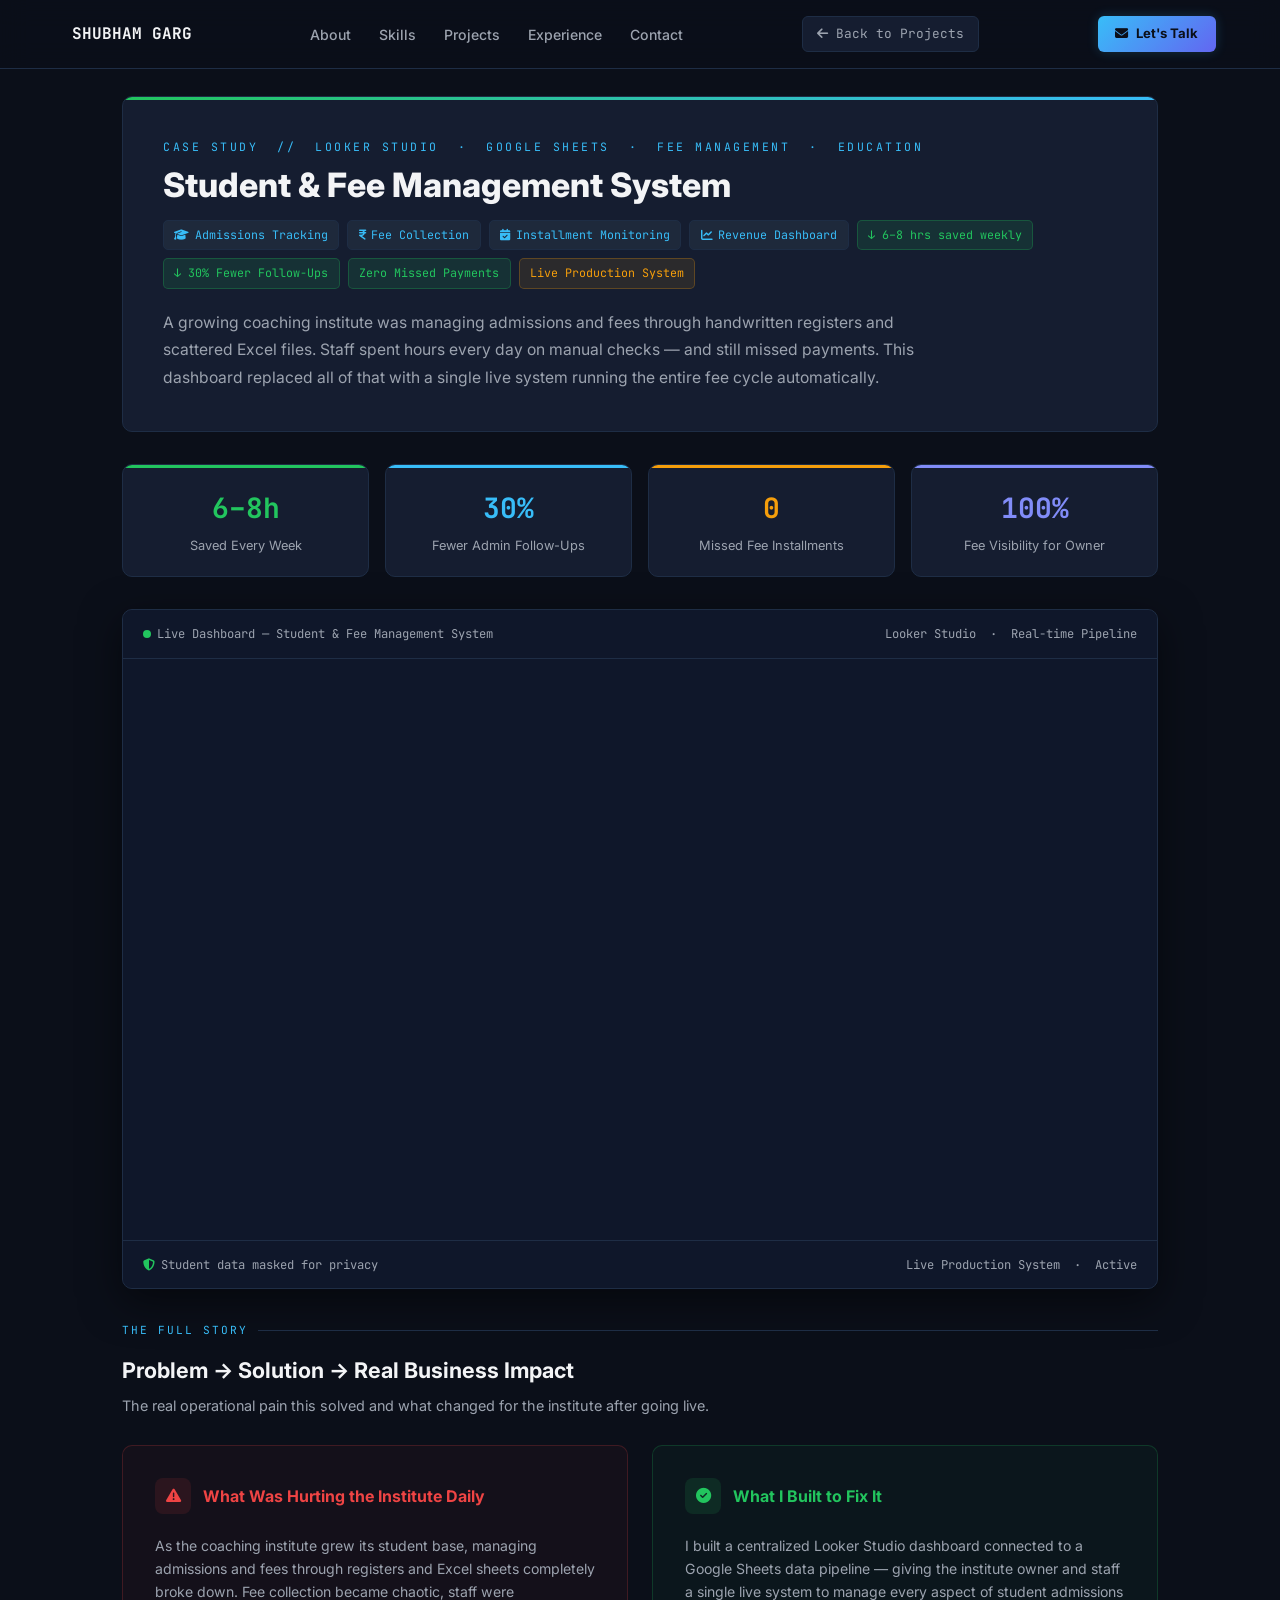
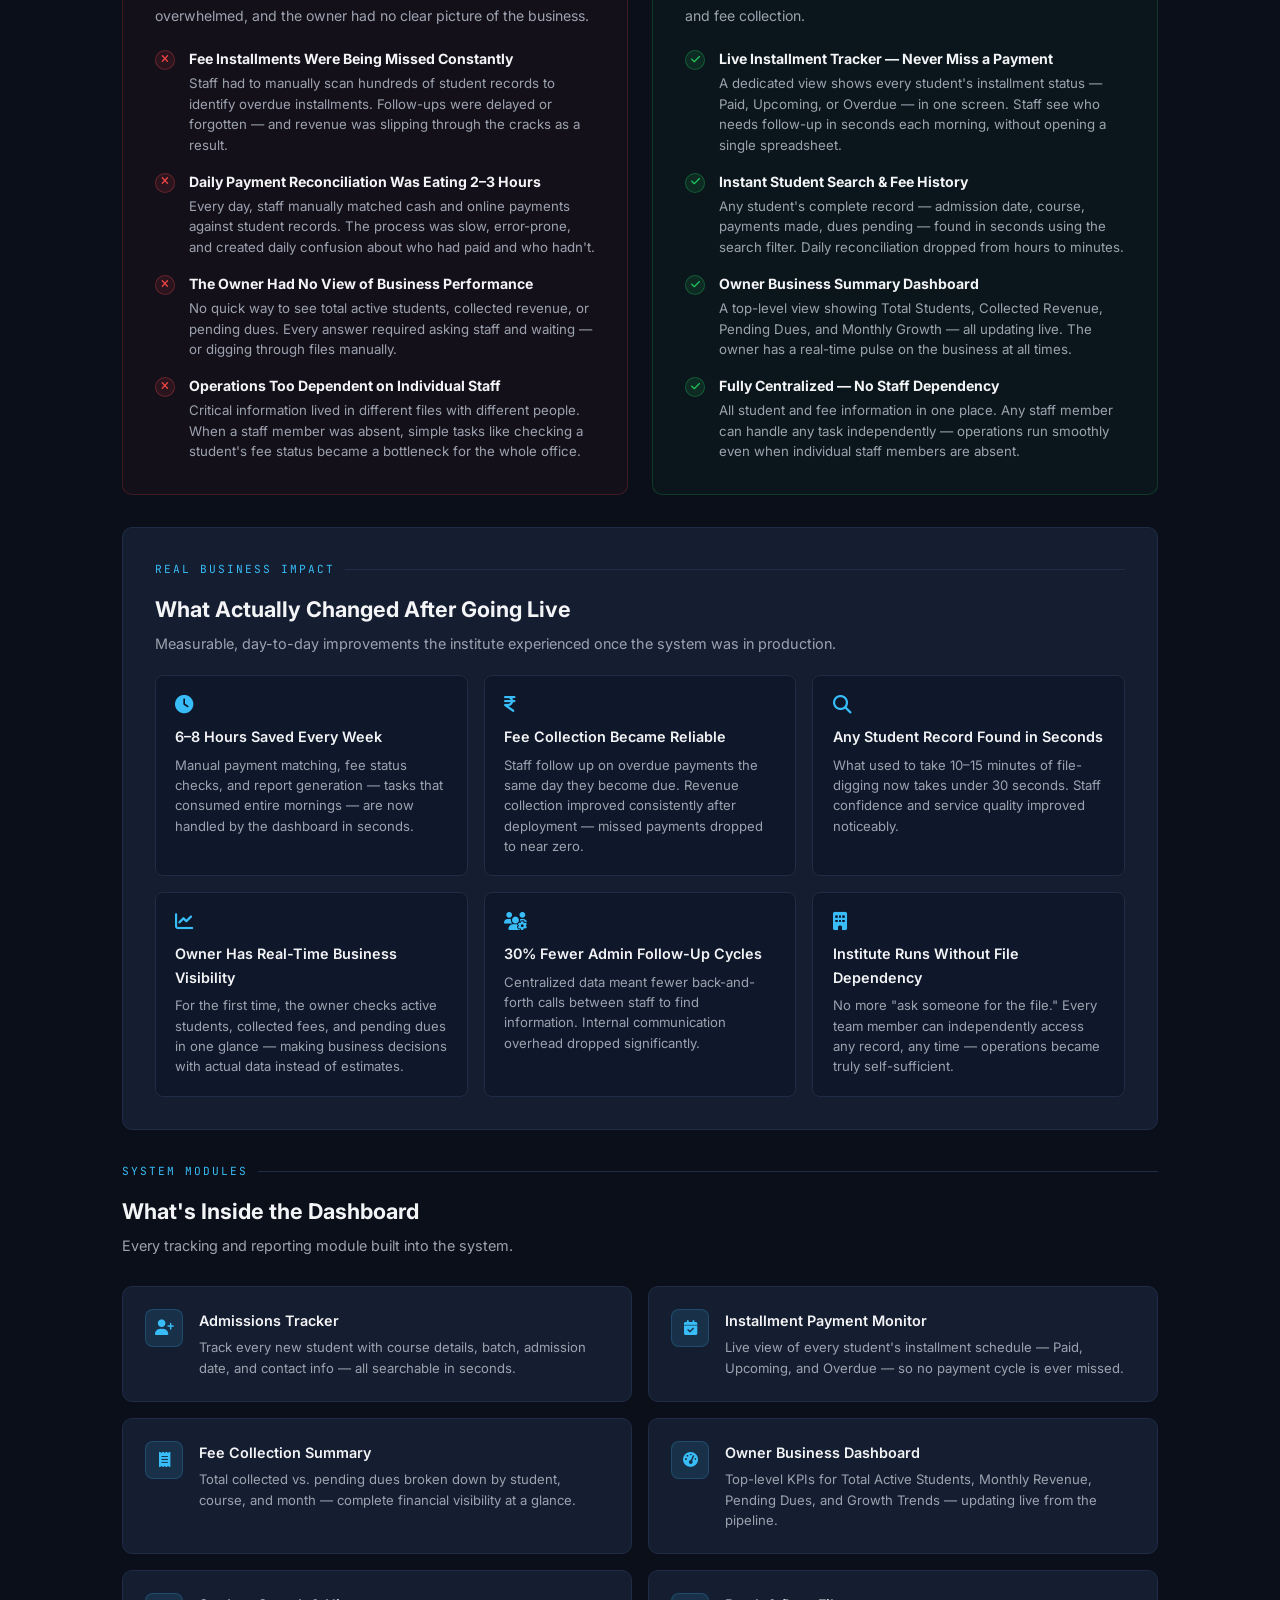
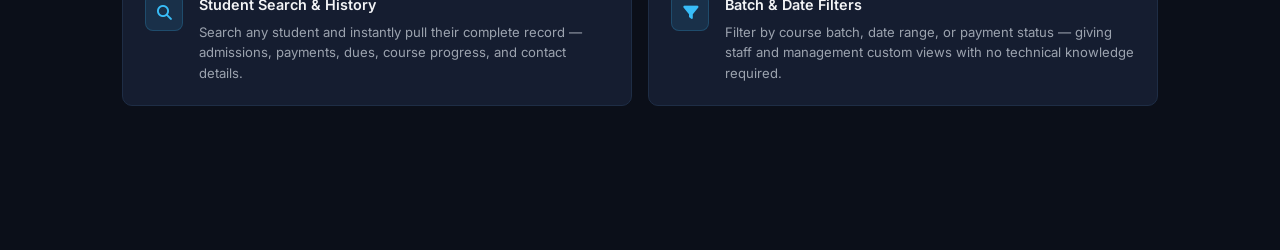
<file: project-analytics.html>
<!DOCTYPE html>
<html lang="en">
<head>
    <meta charset="UTF-8">
    <meta name="viewport" content="width=device-width, initial-scale=1.0">
    <title>Student & Fee Management System | Shubham Garg</title>
    <link rel="preconnect" href="https://fonts.googleapis.com">
    <link rel="preconnect" href="https://fonts.gstatic.com" crossorigin>
    <link href="https://fonts.googleapis.com/css2?family=Inter:wght@300;400;500;600;700;800&family=JetBrains+Mono:wght@400;500&display=swap" rel="stylesheet">
    <link rel="stylesheet" href="https://cdnjs.cloudflare.com/ajax/libs/font-awesome/6.4.0/css/all.min.css">
    <style>
        :root{
            --bg:#0B0F19;--card:#151D30;--card2:#0F172A;
            --accent:#38BDF8;--accent-dim:rgba(56,189,248,.12);--accent-glow:rgba(56,189,248,.25);
            --green:#22C55E;--green-dim:rgba(34,197,94,.12);
            --red:#EF4444;--red-dim:rgba(239,68,68,.1);
            --amber:#F59E0B;--amber-dim:rgba(245,158,11,.1);
            --purple:#818CF8;--purple-dim:rgba(129,140,248,.1);
            --t1:#F3F4F6;--t2:#9CA3AF;--t3:#6B7280;
            --border:#1E2D45;--border-light:#24324F;
            --sans:'Inter',sans-serif;--mono:'JetBrains Mono',monospace;--r:10px;
        }
        *{margin:0;padding:0;box-sizing:border-box}
        html{scroll-behavior:smooth}
        body{background:var(--bg);color:var(--t1);font-family:var(--sans);line-height:1.65;padding-bottom:5rem}
        ::-webkit-scrollbar{width:6px}
        ::-webkit-scrollbar-track{background:var(--bg)}
        ::-webkit-scrollbar-thumb{background:var(--border-light);border-radius:3px}
        ::-webkit-scrollbar-thumb:hover{background:var(--accent)}

        /* NAV */
        nav{position:fixed;top:0;left:0;width:100%;background:rgba(11,15,25,.92);
            backdrop-filter:blur(14px);border-bottom:1px solid var(--border);z-index:1000;
            display:flex;justify-content:space-between;align-items:center;padding:1rem 5%}
        .nav-logo{font-family:var(--mono);font-size:1rem;font-weight:700;color:var(--t1);
            display:flex;align-items:center;gap:.5rem;text-decoration:none}
        .nav-logo i{color:var(--accent)}
        .nav-links{display:flex;list-style:none;gap:1.75rem}
        .nav-links a{color:var(--t2);text-decoration:none;font-size:.88rem;font-weight:500;transition:color .25s}
        .nav-links a:hover{color:var(--accent)}
        .nav-back{display:inline-flex;align-items:center;gap:.5rem;color:var(--t2);text-decoration:none;
            font-family:var(--mono);font-size:.8rem;background:var(--card);
            border:1px solid var(--border);padding:.4rem .9rem;border-radius:6px;transition:all .25s}
        .nav-back:hover{color:var(--accent);border-color:var(--accent)}
        .nav-email-btn{display:inline-flex;align-items:center;gap:.5rem;padding:.45rem 1.1rem;border-radius:6px;font-size:.82rem;font-weight:700;text-decoration:none;background:linear-gradient(135deg,var(--accent),#6366F1);color:#0B0F19;transition:all .3s;box-shadow:0 0 12px rgba(56,189,248,.2);white-space:nowrap}
        .nav-email-btn:hover{transform:translateY(-1px);box-shadow:0 4px 20px rgba(56,189,248,.45)}

        /* LAYOUT */
        .container{max-width:1100px;margin:0 auto;padding:6rem 2rem 2rem}

        /* HERO CARD */
        .proj-hero{padding:2.5rem;background:var(--card);border:1px solid var(--border);
            border-radius:var(--r);margin-bottom:2rem;position:relative;overflow:hidden}
        .eyebrow{font-family:var(--mono);font-size:.72rem;color:var(--accent);text-transform:uppercase;
            letter-spacing:2.5px;margin-bottom:.6rem;display:block}
        .proj-title{font-size:2.1rem;font-weight:800;margin-bottom:1rem;line-height:1.15}
        .proj-summary{color:var(--t2);font-size:.98rem;max-width:780px;line-height:1.75}
        .pill-row{display:flex;flex-wrap:wrap;gap:.5rem;margin-bottom:1.25rem}
        .pill{font-family:var(--mono);font-size:.73rem;background:#1E293B;color:var(--accent);
            padding:.28rem .65rem;border-radius:5px;border:1px solid var(--border)}
        .pill.green{color:var(--green);background:var(--green-dim);border-color:rgba(34,197,94,.25)}
        .pill.amber{color:var(--amber);background:var(--amber-dim);border-color:rgba(245,158,11,.25)}
        .pill.purple{color:var(--purple);background:var(--purple-dim);border-color:rgba(129,140,248,.25)}

        /* KPI ROW */
        .kpi-row{display:grid;grid-template-columns:repeat(4,1fr);gap:1rem;margin-bottom:2rem}
        .kpi{background:var(--card);border:1px solid var(--border);border-radius:var(--r);
            padding:1.25rem 1.5rem;position:relative;overflow:hidden;text-align:center}
        .kpi::before{content:'';position:absolute;top:0;left:0;width:100%;height:3px}
        .kpi.blue::before{background:var(--accent)}
        .kpi.green::before{background:var(--green)}
        .kpi.amber::before{background:var(--amber)}
        .kpi.purple::before{background:var(--purple)}
        .kpi-val{font-family:var(--mono);font-size:1.75rem;font-weight:700;margin-bottom:.25rem}
        .kpi.blue .kpi-val{color:var(--accent)}
        .kpi.green .kpi-val{color:var(--green)}
        .kpi.amber .kpi-val{color:var(--amber)}
        .kpi.purple .kpi-val{color:var(--purple)}
        .kpi-label{font-size:.8rem;color:var(--t2)}

        /* DASHBOARD FRAME */
        .frame-wrap{background:var(--card);border:1px solid var(--border);border-radius:var(--r);
            overflow:hidden;margin-bottom:2rem;box-shadow:0 12px 40px rgba(0,0,0,.5)}
        .frame-bar{background:var(--card2);padding:.85rem 1.25rem;
            display:flex;justify-content:space-between;align-items:center;
            font-family:var(--mono);font-size:.76rem;color:var(--t2)}
        .frame-bar.top{border-bottom:1px solid var(--border)}
        .frame-bar.bottom{border-top:1px solid var(--border)}
        .fdot{width:8px;height:8px;border-radius:50%;display:inline-block;margin-right:.4rem}
        .fdot.blue{background:var(--accent)}
        .fdot.green{background:var(--green)}
        .iframe-std{position:relative;width:100%;padding-bottom:56.25%;background:var(--card2)}
        .iframe-std iframe{position:absolute;top:0;left:0;width:100%;height:100%;border:none}
        .iframe-tall{position:relative;width:100%;height:650px;background:var(--card2)}
        .iframe-tall iframe{width:100%;height:100%;border:none}

        /* SECTION */
        .sec{margin-bottom:1.75rem}
        .sec-label{font-family:var(--mono);font-size:.7rem;color:var(--accent);text-transform:uppercase;
            letter-spacing:2px;margin-bottom:.85rem;display:flex;align-items:center;gap:.6rem}
        .sec-label::after{content:'';flex:1;height:1px;background:var(--border)}
        .sec-title{font-size:1.35rem;font-weight:700;margin-bottom:.3rem}
        .sec-sub{font-size:.9rem;color:var(--t2);margin-bottom:1.5rem;line-height:1.6}

        /* STORY GRID */
        .story-grid{display:grid;grid-template-columns:1fr 1fr;gap:1.5rem;margin-bottom:2rem}
        .story-card{border-radius:var(--r);padding:2rem;border:1px solid var(--border)}
        .story-card.problem{background:rgba(239,68,68,.04);border-color:rgba(239,68,68,.2)}
        .story-card.solution{background:rgba(34,197,94,.04);border-color:rgba(34,197,94,.2)}
        .story-head{display:flex;align-items:center;gap:.75rem;margin-bottom:1.25rem}
        .sicon{width:36px;height:36px;border-radius:8px;display:flex;align-items:center;
            justify-content:center;font-size:.95rem;flex-shrink:0}
        .problem .sicon{background:var(--red-dim);color:var(--red)}
        .solution .sicon{background:var(--green-dim);color:var(--green)}
        .story-head h3{font-size:1rem;font-weight:700}
        .problem .story-head h3{color:var(--red)}
        .solution .story-head h3{color:var(--green)}
        .story-intro{font-size:.88rem;color:var(--t2);margin-bottom:1.25rem;line-height:1.65}
        .ps-list{list-style:none;display:flex;flex-direction:column;gap:.9rem}
        .ps-item{display:flex;gap:.85rem;align-items:flex-start}
        .psdot{width:20px;height:20px;border-radius:50%;flex-shrink:0;display:flex;align-items:center;
            justify-content:center;font-size:.65rem;margin-top:3px}
        .problem .psdot{background:var(--red-dim);color:var(--red);border:1px solid rgba(239,68,68,.3)}
        .solution .psdot{background:var(--green-dim);color:var(--green);border:1px solid rgba(34,197,94,.3)}
        .ps-text strong{display:block;font-size:.88rem;color:var(--t1);margin-bottom:.18rem}
        .ps-text p{font-size:.83rem;color:var(--t2);line-height:1.55}

        /* IMPACT SECTION */
        .impact-wrap{background:var(--card);border:1px solid var(--border);border-radius:var(--r);
            padding:2rem;margin-bottom:2rem}
        .impact-grid{display:grid;grid-template-columns:repeat(3,1fr);gap:1rem;margin-top:1.25rem}
        .impact-card{background:var(--card2);border:1px solid var(--border);border-radius:8px;padding:1.2rem}
        .impact-card i{font-size:1.15rem;margin-bottom:.7rem;display:block;color:var(--accent)}
        .impact-card h4{font-size:.9rem;font-weight:600;margin-bottom:.35rem}
        .impact-card p{font-size:.82rem;color:var(--t2);line-height:1.55}

        /* FEATURES GRID */
        .feat-grid{display:grid;grid-template-columns:repeat(2,1fr);gap:1rem;margin-bottom:2rem}
        .feat-card{background:var(--card);border:1px solid var(--border);border-radius:var(--r);
            padding:1.4rem;display:flex;gap:1rem;align-items:flex-start;
            transition:border-color .25s}
        .feat-card:hover{border-color:var(--accent)}
        .feat-icon{width:38px;height:38px;background:var(--accent-dim);
            border:1px solid rgba(56,189,248,.2);border-radius:8px;display:flex;
            align-items:center;justify-content:center;color:var(--accent);font-size:.95rem;flex-shrink:0}
        .feat-card h4{font-size:.9rem;font-weight:600;margin-bottom:.3rem}
        .feat-card p{font-size:.82rem;color:var(--t2);line-height:1.55}

        /* CLIENT BANNER */
        .client-banner{background:var(--card);border:1px solid var(--border);border-radius:var(--r);
            padding:1.25rem 1.75rem;margin-bottom:1.5rem;display:flex;align-items:center;gap:1.5rem}
        .client-logo-box{border-radius:8px;padding:.4rem .85rem;
            display:flex;align-items:center;justify-content:center;flex-shrink:0;height:44px}
        .client-logo-box img{height:32px;width:auto;display:block}
        .client-info strong{font-size:.92rem}
        .client-info p{color:var(--t2);font-size:.83rem;margin-top:.2rem}

        /* RESPONSIVE */
        @media(max-width:768px){
            .kpi-row{grid-template-columns:1fr 1fr}
            .story-grid{grid-template-columns:1fr}
            .impact-grid{grid-template-columns:1fr}
            .feat-grid{grid-template-columns:1fr}
            .proj-title{font-size:1.65rem}
            nav{padding:.9rem 5%}
            .nav-links{display:none}
            .client-banner{flex-direction:column;align-items:flex-start}
        }
        .proj-hero::before{content:'';position:absolute;top:0;left:0;right:0;height:3px;
            background:linear-gradient(90deg,var(--green),var(--accent))}
    </style>
    <!-- Microsoft Clarity -->
    <script type="text/javascript">
        (function(c,l,a,r,i,t,y){
            c[a]=c[a]||function(){(c[a].q=c[a].q||[]).push(arguments)};
            t=l.createElement(r);t.async=1;t.src="https://www.clarity.ms/tag/"+i;
            y=l.getElementsByTagName(r)[0];y.parentNode.insertBefore(t,y);
        })(window, document, "clarity", "script", "xgkes0h7l5");
    </script>
</head>
<body>

<nav>
    <a href="index.html" class="nav-logo"><i class="fa-solid fa-chart-network"></i> SHUBHAM GARG</a>
    <ul class="nav-links">
        <li><a href="index.html#about">About</a></li>
        <li><a href="index.html#skills">Skills</a></li>
        <li><a href="index.html#projects">Projects</a></li>
        <li><a href="index.html#experience">Experience</a></li>
        <li><a href="index.html#contact">Contact</a></li>
    </ul>
    <a href="index.html#projects" class="nav-back"><i class="fa-solid fa-arrow-left"></i> Back to Projects</a>
    <a href="mailto:shubhamgrg33@gmail.com?subject=Reaching%20out%20%E2%80%94%20saw%20your%20portfolio" class="nav-email-btn"><i class="fa-solid fa-envelope"></i> Let's Talk</a>
</nav>

<div class="container">

    <!-- HERO -->
    <div class="proj-hero">
        <span class="eyebrow">Case Study &nbsp;// &nbsp;Looker Studio &nbsp;·&nbsp; Google Sheets &nbsp;·&nbsp; Fee Management &nbsp;·&nbsp; Education</span>
        <h1 class="proj-title">Student & Fee Management System</h1>
        <div class="pill-row">
            <span class="pill"><i class="fa-solid fa-graduation-cap" style="margin-right:.35rem"></i>Admissions Tracking</span>
            <span class="pill"><i class="fa-solid fa-indian-rupee-sign" style="margin-right:.35rem"></i>Fee Collection</span>
            <span class="pill"><i class="fa-solid fa-calendar-check" style="margin-right:.35rem"></i>Installment Monitoring</span>
            <span class="pill"><i class="fa-solid fa-chart-line" style="margin-right:.35rem"></i>Revenue Dashboard</span>
            <span class="pill green">↓ 6–8 hrs saved weekly</span>
            <span class="pill green">↓ 30% Fewer Follow-Ups</span>
            <span class="pill green">Zero Missed Payments</span>
            <span class="pill amber">Live Production System</span>
        </div>
        <p class="proj-summary">A growing coaching institute was managing admissions and fees through handwritten registers and scattered Excel files. Staff spent hours every day on manual checks — and still missed payments. This dashboard replaced all of that with a single live system running the entire fee cycle automatically.</p>
    </div>

    <!-- KPIs -->
    <div class="kpi-row">
        <div class="kpi green"><div class="kpi-val">6–8h</div><div class="kpi-label">Saved Every Week</div></div>
        <div class="kpi blue"><div class="kpi-val">30%</div><div class="kpi-label">Fewer Admin Follow-Ups</div></div>
        <div class="kpi amber"><div class="kpi-val">0</div><div class="kpi-label">Missed Fee Installments</div></div>
        <div class="kpi purple"><div class="kpi-val">100%</div><div class="kpi-label">Fee Visibility for Owner</div></div>
    </div>

    <!-- LIVE DASHBOARD -->
    <div class="frame-wrap">
        <div class="frame-bar top">
            <span><span class="fdot green"></span>Live Dashboard — Student & Fee Management System</span>
            <span>Looker Studio &nbsp;·&nbsp; Real-time Pipeline</span>
        </div>
        <div class="iframe-std">
            <iframe src="https://datastudio.google.com/embed/reporting/2292aa37-9c90-44b7-94ef-92dd3e825bd5/page/x031E"
                allowfullscreen
                sandbox="allow-storage-access-by-user-activation allow-scripts allow-same-origin allow-popups allow-popups-to-escape-sandbox">
            </iframe>
        </div>
        <div class="frame-bar bottom">
            <span><i class="fa-solid fa-shield-halved" style="color:var(--green);margin-right:.4rem"></i>Student data masked for privacy</span>
            <span>Live Production System &nbsp;·&nbsp; Active</span>
        </div>
    </div>

    <!-- STORY -->
    <div class="sec">
        <div class="sec-label">The Full Story</div>
        <div class="sec-title">Problem → Solution → Real Business Impact</div>
        <div class="sec-sub">The real operational pain this solved and what changed for the institute after going live.</div>
    </div>

    <div class="story-grid">
        <div class="story-card problem">
            <div class="story-head">
                <div class="sicon"><i class="fa-solid fa-triangle-exclamation"></i></div>
                <h3>What Was Hurting the Institute Daily</h3>
            </div>
            <p class="story-intro">As the coaching institute grew its student base, managing admissions and fees through registers and Excel sheets completely broke down. Fee collection became chaotic, staff were overwhelmed, and the owner had no clear picture of the business.</p>
            <ul class="ps-list">
                <li class="ps-item">
                    <div class="psdot"><i class="fa-solid fa-xmark"></i></div>
                    <div class="ps-text">
                        <strong>Fee Installments Were Being Missed Constantly</strong>
                        <p>Staff had to manually scan hundreds of student records to identify overdue installments. Follow-ups were delayed or forgotten — and revenue was slipping through the cracks as a result.</p>
                    </div>
                </li>
                <li class="ps-item">
                    <div class="psdot"><i class="fa-solid fa-xmark"></i></div>
                    <div class="ps-text">
                        <strong>Daily Payment Reconciliation Was Eating 2–3 Hours</strong>
                        <p>Every day, staff manually matched cash and online payments against student records. The process was slow, error-prone, and created daily confusion about who had paid and who hadn't.</p>
                    </div>
                </li>
                <li class="ps-item">
                    <div class="psdot"><i class="fa-solid fa-xmark"></i></div>
                    <div class="ps-text">
                        <strong>The Owner Had No View of Business Performance</strong>
                        <p>No quick way to see total active students, collected revenue, or pending dues. Every answer required asking staff and waiting — or digging through files manually.</p>
                    </div>
                </li>
                <li class="ps-item">
                    <div class="psdot"><i class="fa-solid fa-xmark"></i></div>
                    <div class="ps-text">
                        <strong>Operations Too Dependent on Individual Staff</strong>
                        <p>Critical information lived in different files with different people. When a staff member was absent, simple tasks like checking a student's fee status became a bottleneck for the whole office.</p>
                    </div>
                </li>
            </ul>
        </div>

        <div class="story-card solution">
            <div class="story-head">
                <div class="sicon"><i class="fa-solid fa-circle-check"></i></div>
                <h3>What I Built to Fix It</h3>
            </div>
            <p class="story-intro">I built a centralized Looker Studio dashboard connected to a Google Sheets data pipeline — giving the institute owner and staff a single live system to manage every aspect of student admissions and fee collection.</p>
            <ul class="ps-list">
                <li class="ps-item">
                    <div class="psdot"><i class="fa-solid fa-check"></i></div>
                    <div class="ps-text">
                        <strong>Live Installment Tracker — Never Miss a Payment</strong>
                        <p>A dedicated view shows every student's installment status — Paid, Upcoming, or Overdue — in one screen. Staff see who needs follow-up in seconds each morning, without opening a single spreadsheet.</p>
                    </div>
                </li>
                <li class="ps-item">
                    <div class="psdot"><i class="fa-solid fa-check"></i></div>
                    <div class="ps-text">
                        <strong>Instant Student Search & Fee History</strong>
                        <p>Any student's complete record — admission date, course, payments made, dues pending — found in seconds using the search filter. Daily reconciliation dropped from hours to minutes.</p>
                    </div>
                </li>
                <li class="ps-item">
                    <div class="psdot"><i class="fa-solid fa-check"></i></div>
                    <div class="ps-text">
                        <strong>Owner Business Summary Dashboard</strong>
                        <p>A top-level view showing Total Students, Collected Revenue, Pending Dues, and Monthly Growth — all updating live. The owner has a real-time pulse on the business at all times.</p>
                    </div>
                </li>
                <li class="ps-item">
                    <div class="psdot"><i class="fa-solid fa-check"></i></div>
                    <div class="ps-text">
                        <strong>Fully Centralized — No Staff Dependency</strong>
                        <p>All student and fee information in one place. Any staff member can handle any task independently — operations run smoothly even when individual staff members are absent.</p>
                    </div>
                </li>
            </ul>
        </div>
    </div>

    <!-- IMPACT -->
    <div class="impact-wrap">
        <div class="sec-label">Real Business Impact</div>
        <div class="sec-title">What Actually Changed After Going Live</div>
        <p class="sec-sub" style="margin-bottom:0">Measurable, day-to-day improvements the institute experienced once the system was in production.</p>
        <div class="impact-grid">
            <div class="impact-card">
                <i class="fa-solid fa-clock"></i>
                <h4>6–8 Hours Saved Every Week</h4>
                <p>Manual payment matching, fee status checks, and report generation — tasks that consumed entire mornings — are now handled by the dashboard in seconds.</p>
            </div>
            <div class="impact-card">
                <i class="fa-solid fa-indian-rupee-sign"></i>
                <h4>Fee Collection Became Reliable</h4>
                <p>Staff follow up on overdue payments the same day they become due. Revenue collection improved consistently after deployment — missed payments dropped to near zero.</p>
            </div>
            <div class="impact-card">
                <i class="fa-solid fa-magnifying-glass"></i>
                <h4>Any Student Record Found in Seconds</h4>
                <p>What used to take 10–15 minutes of file-digging now takes under 30 seconds. Staff confidence and service quality improved noticeably.</p>
            </div>
            <div class="impact-card">
                <i class="fa-solid fa-chart-line"></i>
                <h4>Owner Has Real-Time Business Visibility</h4>
                <p>For the first time, the owner checks active students, collected fees, and pending dues in one glance — making business decisions with actual data instead of estimates.</p>
            </div>
            <div class="impact-card">
                <i class="fa-solid fa-users-gear"></i>
                <h4>30% Fewer Admin Follow-Up Cycles</h4>
                <p>Centralized data meant fewer back-and-forth calls between staff to find information. Internal communication overhead dropped significantly.</p>
            </div>
            <div class="impact-card">
                <i class="fa-solid fa-building"></i>
                <h4>Institute Runs Without File Dependency</h4>
                <p>No more "ask someone for the file." Every team member can independently access any record, any time — operations became truly self-sufficient.</p>
            </div>
        </div>
    </div>

    <!-- FEATURES -->
    <div class="sec">
        <div class="sec-label">System Modules</div>
        <div class="sec-title">What's Inside the Dashboard</div>
        <div class="sec-sub">Every tracking and reporting module built into the system.</div>
    </div>
    <div class="feat-grid">
        <div class="feat-card"><div class="feat-icon"><i class="fa-solid fa-user-plus"></i></div><div><h4>Admissions Tracker</h4><p>Track every new student with course details, batch, admission date, and contact info — all searchable in seconds.</p></div></div>
        <div class="feat-card"><div class="feat-icon"><i class="fa-solid fa-calendar-check"></i></div><div><h4>Installment Payment Monitor</h4><p>Live view of every student's installment schedule — Paid, Upcoming, and Overdue — so no payment cycle is ever missed.</p></div></div>
        <div class="feat-card"><div class="feat-icon"><i class="fa-solid fa-receipt"></i></div><div><h4>Fee Collection Summary</h4><p>Total collected vs. pending dues broken down by student, course, and month — complete financial visibility at a glance.</p></div></div>
        <div class="feat-card"><div class="feat-icon"><i class="fa-solid fa-gauge-high"></i></div><div><h4>Owner Business Dashboard</h4><p>Top-level KPIs for Total Active Students, Monthly Revenue, Pending Dues, and Growth Trends — updating live from the pipeline.</p></div></div>
        <div class="feat-card"><div class="feat-icon"><i class="fa-solid fa-magnifying-glass"></i></div><div><h4>Student Search & History</h4><p>Search any student and instantly pull their complete record — admissions, payments, dues, course progress, and contact details.</p></div></div>
        <div class="feat-card"><div class="feat-icon"><i class="fa-solid fa-filter"></i></div><div><h4>Batch & Date Filters</h4><p>Filter by course batch, date range, or payment status — giving staff and management custom views with no technical knowledge required.</p></div></div>
    </div>

</div>
</body>
</html>
</file>
